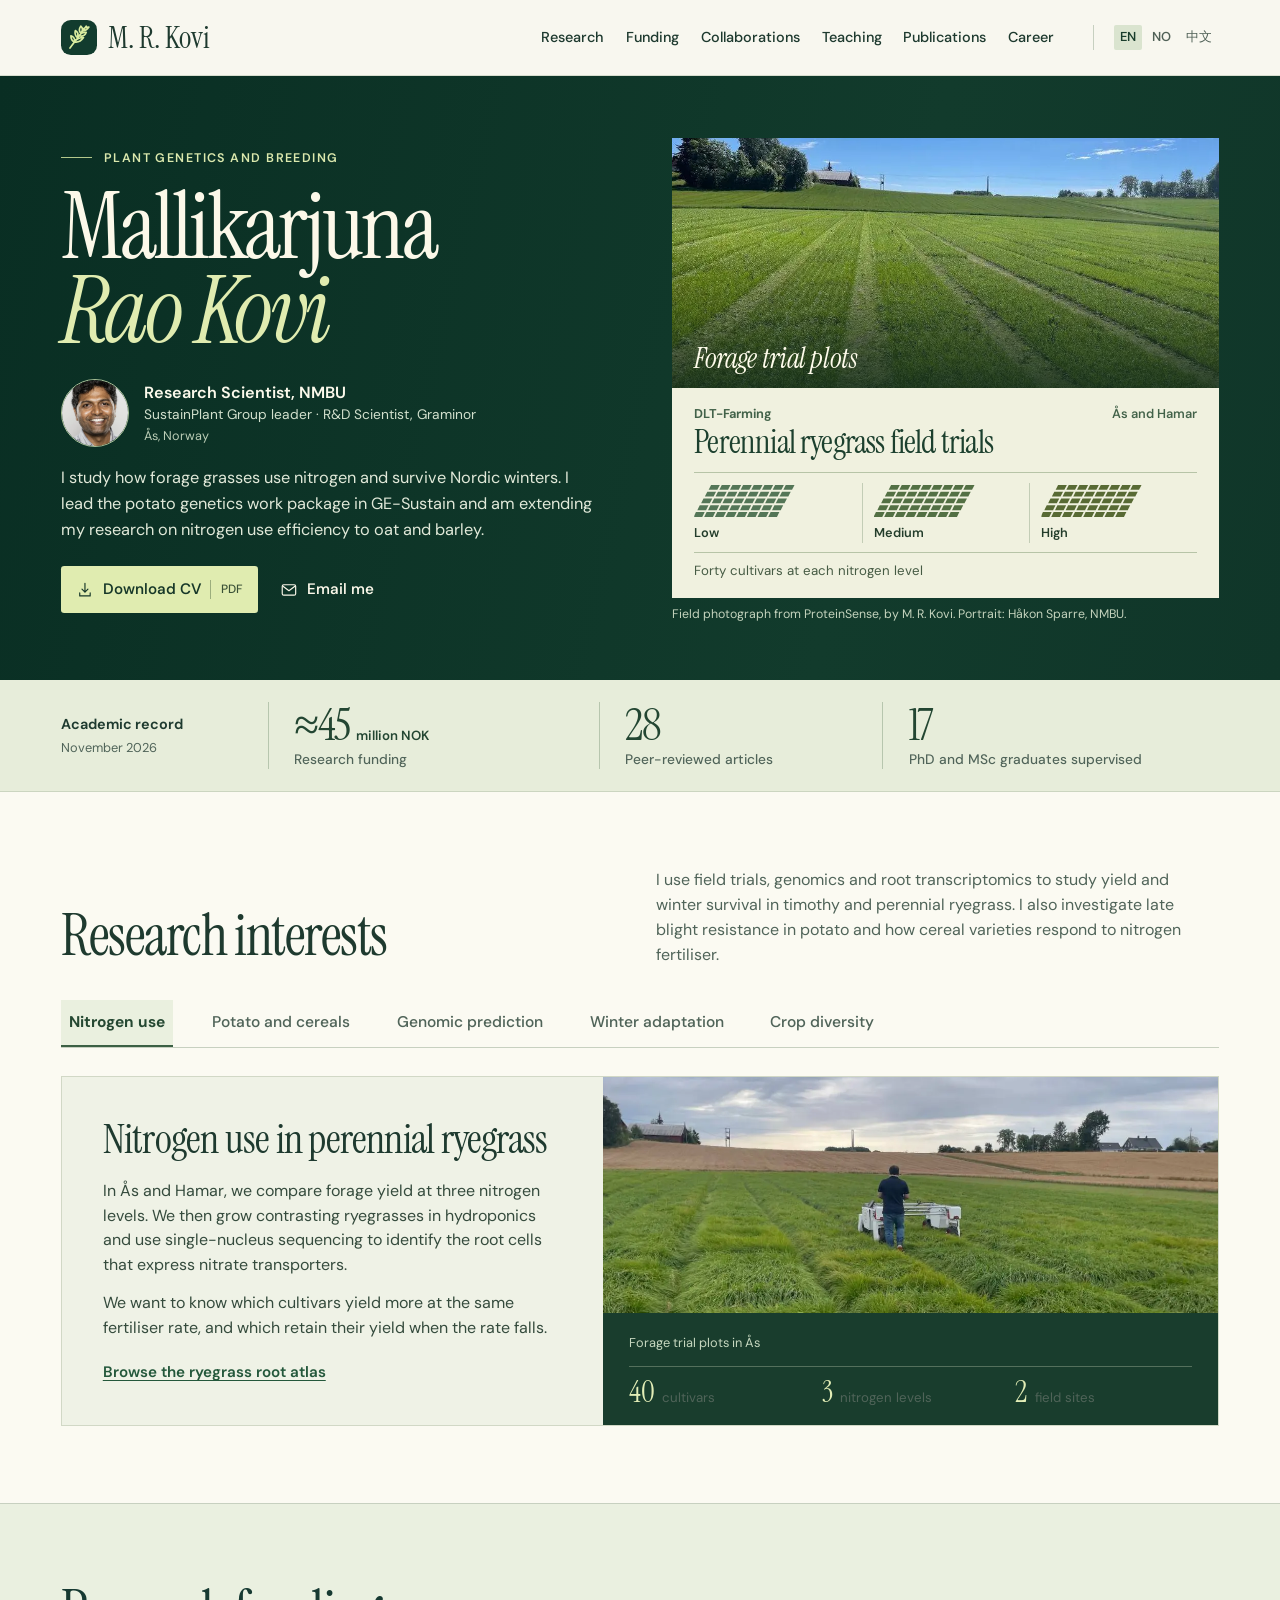
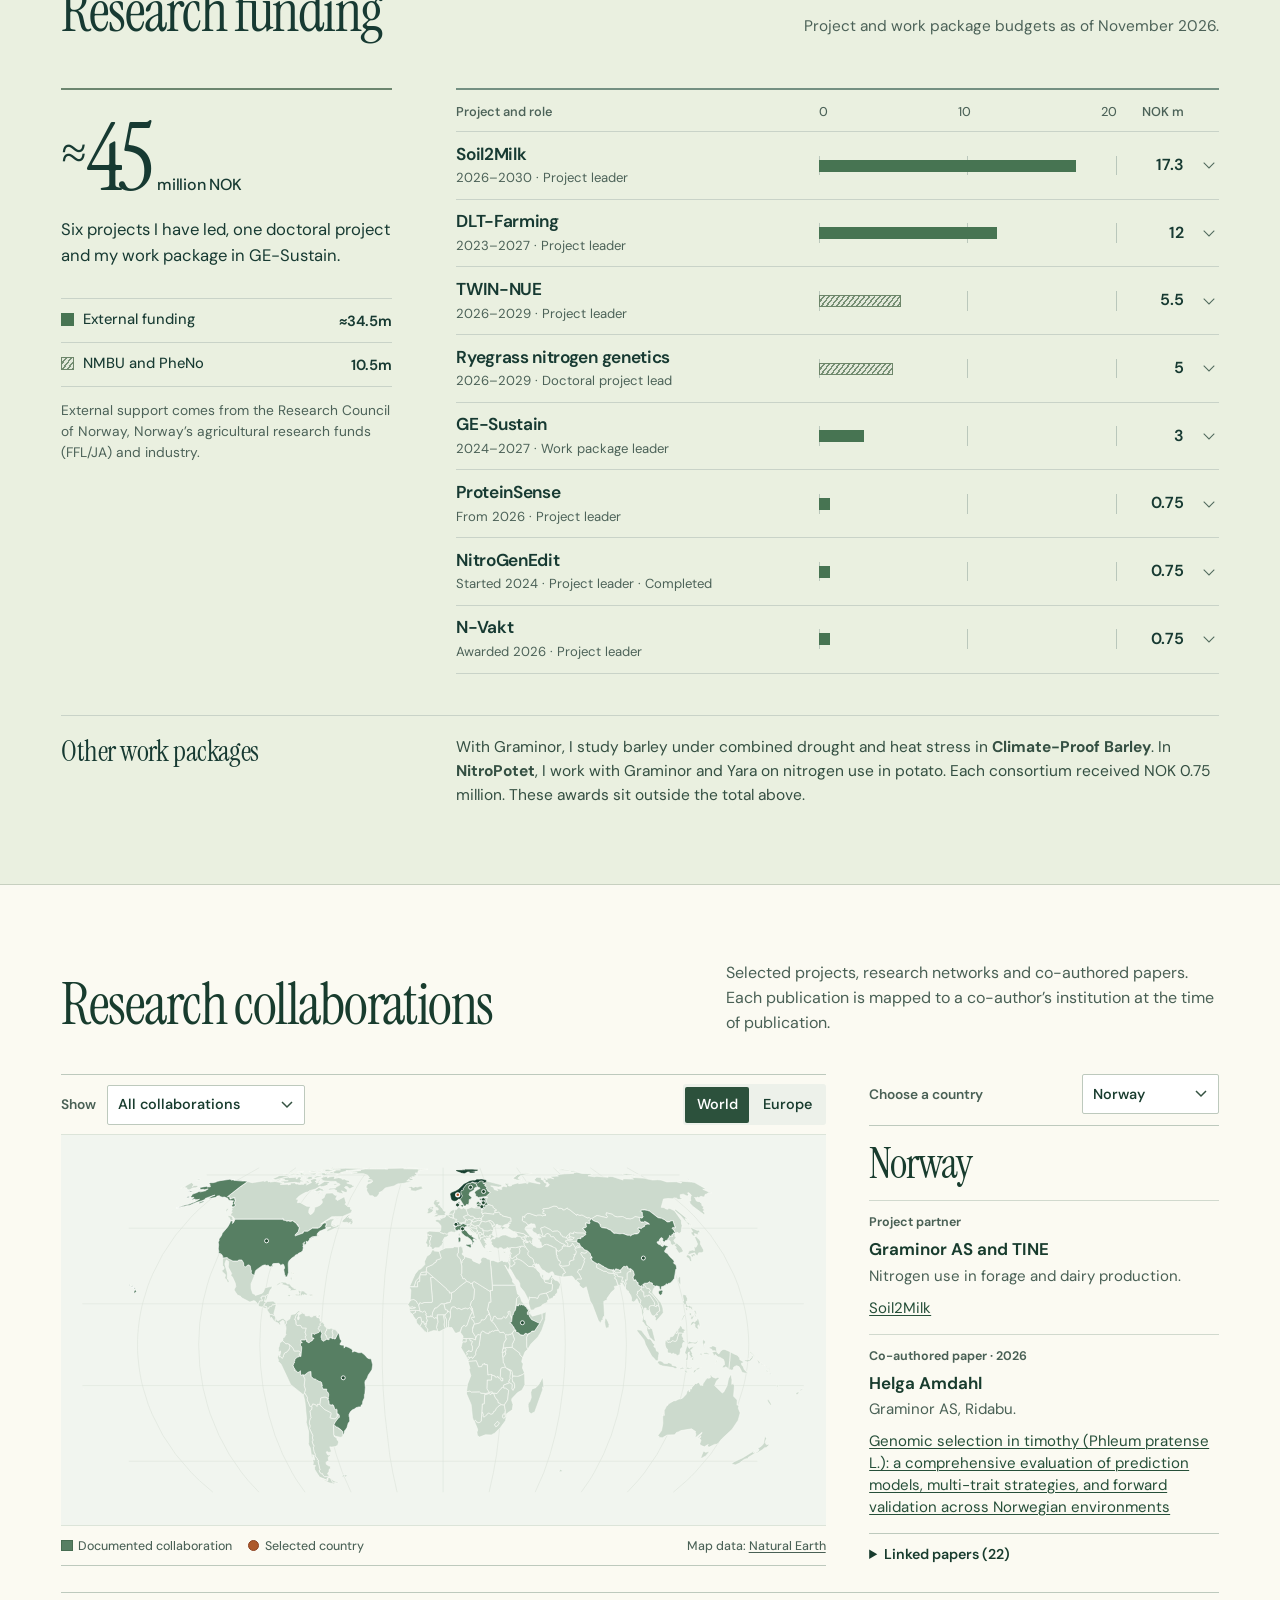
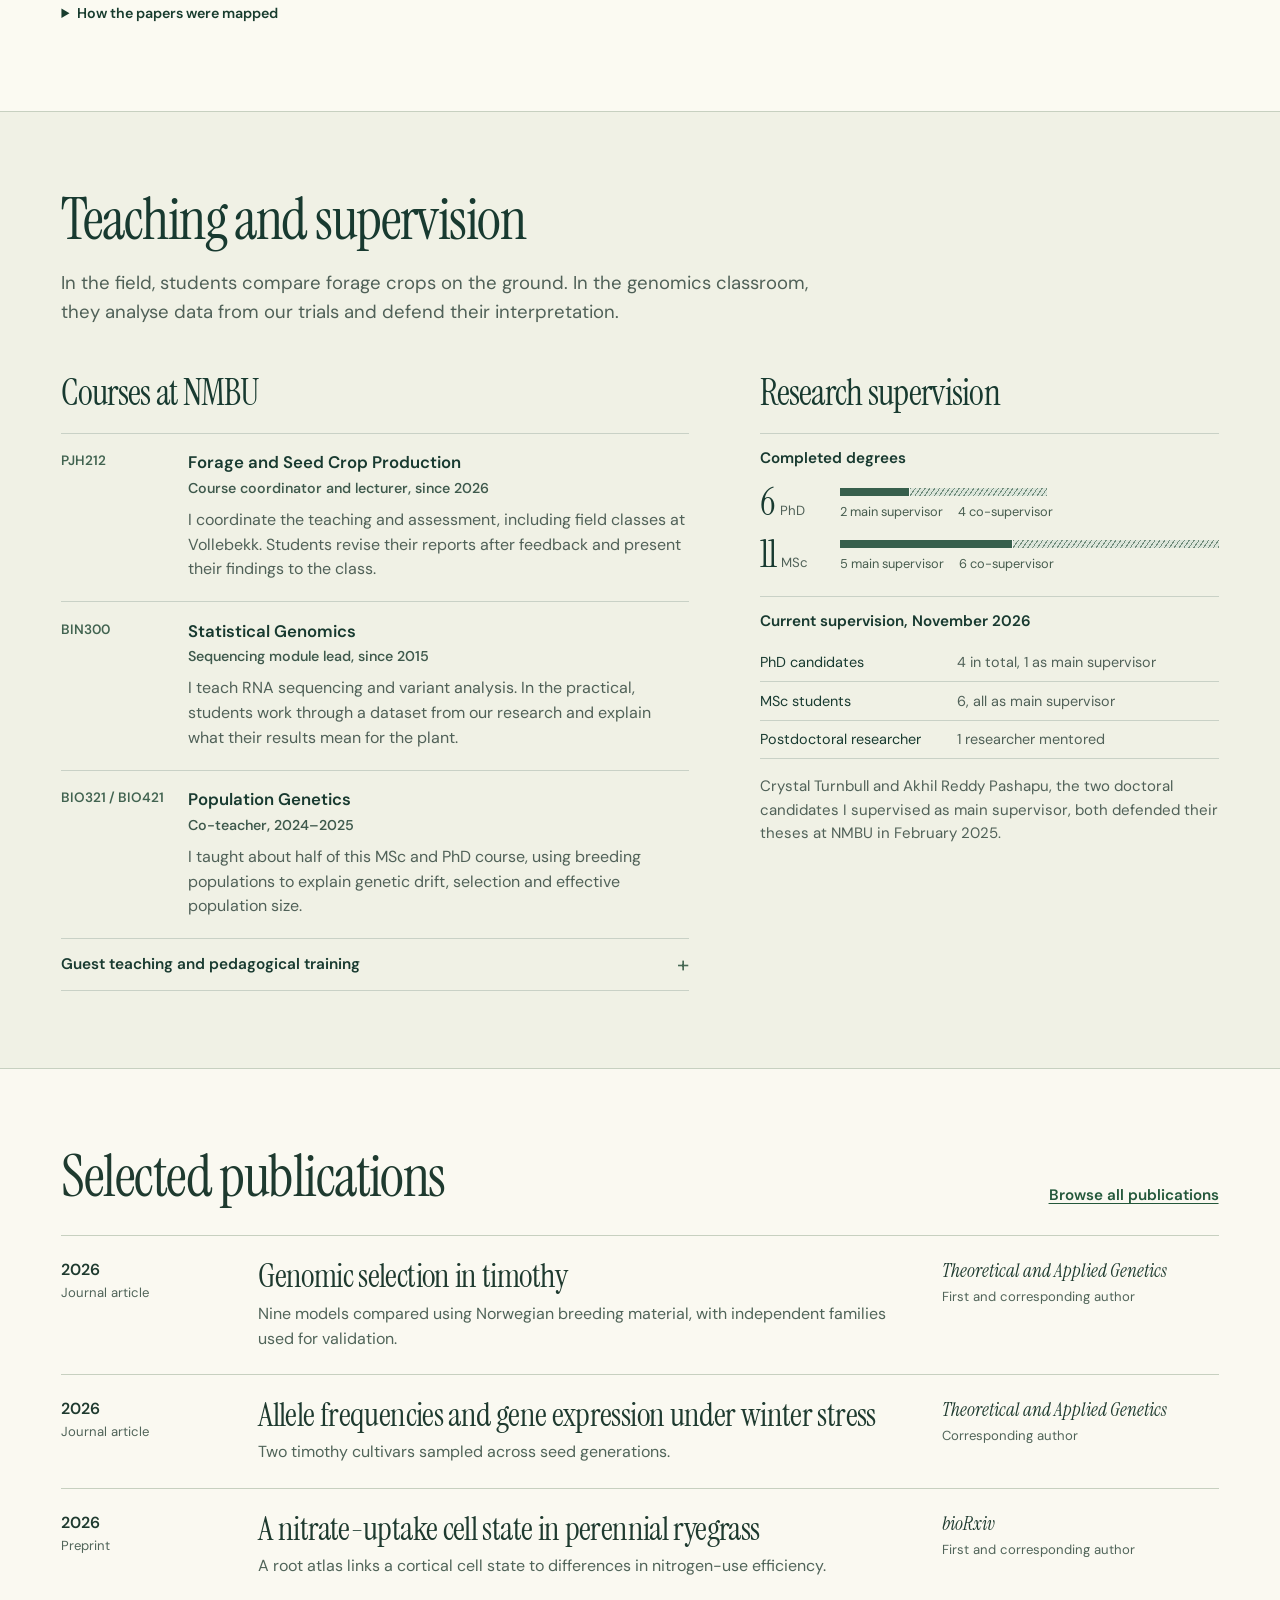
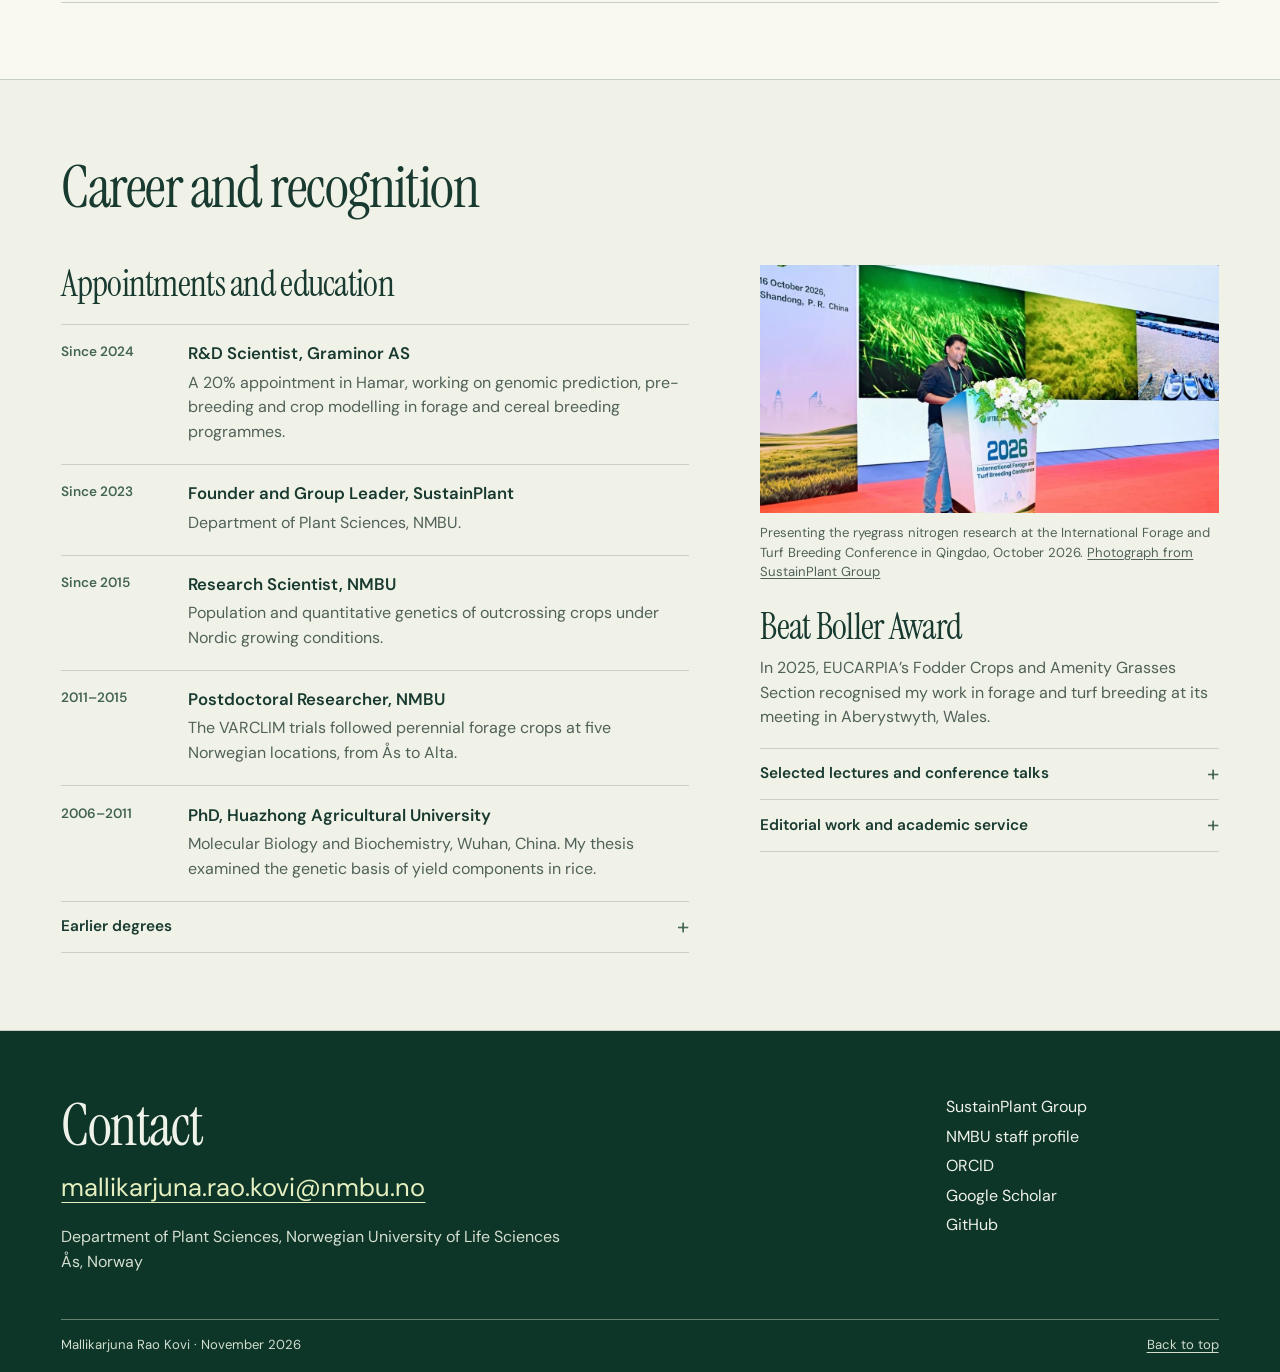
<file: index.html>
<!doctype html>
<html lang="en"><head>
<meta charset="utf-8"><meta name="viewport" content="width=device-width,initial-scale=1"><meta name="theme-color" content="#0b3024">
<title>Mallikarjuna Rao Kovi | Plant genetics and breeding</title>
<meta name="description" content="Mallikarjuna Rao Kovi at NMBU and Graminor. Research on forage breeding, potato disease resistance and nitrogen use in oat and barley, with publications, funding and teaching."><link rel="canonical" href="https://kovimallik.github.io/">
<link rel="alternate" hreflang="en" href="https://kovimallik.github.io/">
<link rel="alternate" hreflang="nb" href="https://kovimallik.github.io/index-no.html">
<link rel="alternate" hreflang="zh-Hans" href="https://kovimallik.github.io/index-zh.html">
<link rel="alternate" hreflang="x-default" href="https://kovimallik.github.io/">
<meta property="og:type" content="profile"><meta property="og:title" content="Mallikarjuna Rao Kovi | Plant genetics and breeding"><meta property="og:description" content="Mallikarjuna Rao Kovi at NMBU and Graminor. Research on forage breeding, potato disease resistance and nitrogen use in oat and barley, with publications, funding and teaching."><meta property="og:url" content="https://kovimallik.github.io/"><meta property="og:image" content="https://kovimallik.github.io/assets/portrait.webp">
<link rel="icon" href="./assets/mark.svg" type="image/svg+xml"><link rel="preload" href="./assets/fonts/InstrumentSerif-Regular.woff" as="font" type="font/woff" crossorigin>
<link rel="stylesheet" href="./style.css"><link rel="stylesheet" href="./funding.css"><link rel="stylesheet" href="./teaching.css"><link rel="stylesheet" href="./world-map.css"><link rel="stylesheet" href="./journal.css"><script src="./script.js" defer></script><script src="./world-map.js" defer></script>
</head><body><a href="#main" class="skip">Skip to content</a>
<header class="site-header"><div class="wrap headbar">
<a class="wordmark" href="#main" aria-label="M. R. Kovi · Home"><img src="./assets/mark.svg" width="33" height="33" alt="">M. R. Kovi</a>
<nav class="main-nav" id="main-nav" aria-label="Main navigation"><a href="#research">Research</a><a href="#funding">Funding</a><a href="#collaborations">Collaborations</a><a href="#teaching">Teaching</a><a href="#publications">Publications</a><a href="#career">Career</a></nav>
<nav class="languages" aria-label="Choose language"><a href="./index.html" lang="en" hreflang="en" aria-label="English" data-language="en" aria-current="true">EN</a> <a href="./index-no.html" lang="nb" hreflang="nb" aria-label="Norsk bokmål" data-language="no">NO</a> <a href="./index-zh.html" lang="zh-Hans" hreflang="zh-Hans" aria-label="简体中文" data-language="zh">中文</a></nav>
<button type="button" class="menu-toggle" data-open="Menu" data-close="Close menu" aria-label="Menu" aria-controls="main-nav" aria-expanded="false"><span></span><span></span></button>
</div></header>
<main id="main">
<section class="masthead journal-hero" aria-labelledby="name">
  <div class="wrap journal-grid">
    <div class="journal-bio">
      <p class="journal-discipline">Plant genetics and breeding</p>
      <h1 id="name" lang="en">Mallikarjuna<br><em>Rao Kovi</em></h1>
      <div class="journal-identity">
        <img src="./assets/portrait.webp" width="825" height="1100" alt="Mallikarjuna Rao Kovi" fetchpriority="high">
        <div><strong>Research Scientist, NMBU</strong><span>SustainPlant Group leader · R&amp;D Scientist, Graminor</span><span class="journal-location">Ås, Norway</span></div>
      </div>
      <p class="bio-copy">I study how forage grasses use nitrogen and survive Nordic winters. I lead the potato genetics work package in GE-Sustain and am extending my research on nitrogen use efficiency to oat and barley.</p>
      <div class="bio-links"><a class="button" href="./Mallikarjuna-Rao-Kovi-CV.pdf" download><svg class="icon" aria-hidden="true" viewBox="0 0 24 24"><path d="M12 3v12m-4-4 4 4 4-4M5 16v4h14v-4"/></svg>Download CV <span>PDF</span></a><a class="plain-link" href="mailto:mallikarjuna.rao.kovi@nmbu.no"><svg class="icon" aria-hidden="true" viewBox="0 0 24 24"><rect x="3" y="5" width="18" height="14" rx="2"/><path d="m4 7 8 6 8-6"/></svg>Email me</a></div>
    </div>
    <figure class="field-plate">
      <div class="field-plate-image">
        <img src="./assets/proteinsense-field.webp" width="880" height="495" alt="Rows of forage grass in a Norwegian field trial, photographed by Mallikarjuna Rao Kovi." fetchpriority="high">
        <div class="field-plate-title"><span>Forage trial plots</span></div>
      </div>
      <div class="field-ledger">
        <div class="field-ledger-top"><span>DLT-Farming</span><span>Ås and Hamar</span></div>
        <h2>Perennial ryegrass field trials</h2>
        <div class="trial-key" aria-label="Forty cultivars at each nitrogen level"><div class="trial-treatment"><svg viewBox="0 0 108 39" aria-hidden="true" focusable="false"><path d="M17.6 2h9l-2.5 5h-9Z"/><path d="M28.6 2h9l-2.5 5h-9Z"/><path d="M39.6 2h9l-2.5 5h-9Z"/><path d="M50.6 2h9l-2.5 5h-9Z"/><path d="M61.6 2h9l-2.5 5h-9Z"/><path d="M72.6 2h9l-2.5 5h-9Z"/><path d="M83.6 2h9l-2.5 5h-9Z"/><path d="M94.6 2h9l-2.5 5h-9Z"/><path d="M13.7 9h9l-2.5 5h-9Z"/><path d="M24.7 9h9l-2.5 5h-9Z"/><path d="M35.7 9h9l-2.5 5h-9Z"/><path d="M46.7 9h9l-2.5 5h-9Z"/><path d="M57.7 9h9l-2.5 5h-9Z"/><path d="M68.7 9h9l-2.5 5h-9Z"/><path d="M79.7 9h9l-2.5 5h-9Z"/><path d="M90.7 9h9l-2.5 5h-9Z"/><path d="M9.8 16h9l-2.5 5h-9Z"/><path d="M20.8 16h9l-2.5 5h-9Z"/><path d="M31.8 16h9l-2.5 5h-9Z"/><path d="M42.8 16h9l-2.5 5h-9Z"/><path d="M53.8 16h9l-2.5 5h-9Z"/><path d="M64.8 16h9l-2.5 5h-9Z"/><path d="M75.8 16h9l-2.5 5h-9Z"/><path d="M86.8 16h9l-2.5 5h-9Z"/><path d="M5.9 23h9l-2.5 5h-9Z"/><path d="M16.9 23h9l-2.5 5h-9Z"/><path d="M27.9 23h9l-2.5 5h-9Z"/><path d="M38.9 23h9l-2.5 5h-9Z"/><path d="M49.9 23h9l-2.5 5h-9Z"/><path d="M60.9 23h9l-2.5 5h-9Z"/><path d="M71.9 23h9l-2.5 5h-9Z"/><path d="M82.9 23h9l-2.5 5h-9Z"/><path d="M2 30h9l-2.5 5h-9Z"/><path d="M13 30h9l-2.5 5h-9Z"/><path d="M24 30h9l-2.5 5h-9Z"/><path d="M35 30h9l-2.5 5h-9Z"/><path d="M46 30h9l-2.5 5h-9Z"/><path d="M57 30h9l-2.5 5h-9Z"/><path d="M68 30h9l-2.5 5h-9Z"/><path d="M79 30h9l-2.5 5h-9Z"/></svg><span>Low</span></div><div class="trial-treatment"><svg viewBox="0 0 108 39" aria-hidden="true" focusable="false"><path d="M17.6 2h9l-2.5 5h-9Z"/><path d="M28.6 2h9l-2.5 5h-9Z"/><path d="M39.6 2h9l-2.5 5h-9Z"/><path d="M50.6 2h9l-2.5 5h-9Z"/><path d="M61.6 2h9l-2.5 5h-9Z"/><path d="M72.6 2h9l-2.5 5h-9Z"/><path d="M83.6 2h9l-2.5 5h-9Z"/><path d="M94.6 2h9l-2.5 5h-9Z"/><path d="M13.7 9h9l-2.5 5h-9Z"/><path d="M24.7 9h9l-2.5 5h-9Z"/><path d="M35.7 9h9l-2.5 5h-9Z"/><path d="M46.7 9h9l-2.5 5h-9Z"/><path d="M57.7 9h9l-2.5 5h-9Z"/><path d="M68.7 9h9l-2.5 5h-9Z"/><path d="M79.7 9h9l-2.5 5h-9Z"/><path d="M90.7 9h9l-2.5 5h-9Z"/><path d="M9.8 16h9l-2.5 5h-9Z"/><path d="M20.8 16h9l-2.5 5h-9Z"/><path d="M31.8 16h9l-2.5 5h-9Z"/><path d="M42.8 16h9l-2.5 5h-9Z"/><path d="M53.8 16h9l-2.5 5h-9Z"/><path d="M64.8 16h9l-2.5 5h-9Z"/><path d="M75.8 16h9l-2.5 5h-9Z"/><path d="M86.8 16h9l-2.5 5h-9Z"/><path d="M5.9 23h9l-2.5 5h-9Z"/><path d="M16.9 23h9l-2.5 5h-9Z"/><path d="M27.9 23h9l-2.5 5h-9Z"/><path d="M38.9 23h9l-2.5 5h-9Z"/><path d="M49.9 23h9l-2.5 5h-9Z"/><path d="M60.9 23h9l-2.5 5h-9Z"/><path d="M71.9 23h9l-2.5 5h-9Z"/><path d="M82.9 23h9l-2.5 5h-9Z"/><path d="M2 30h9l-2.5 5h-9Z"/><path d="M13 30h9l-2.5 5h-9Z"/><path d="M24 30h9l-2.5 5h-9Z"/><path d="M35 30h9l-2.5 5h-9Z"/><path d="M46 30h9l-2.5 5h-9Z"/><path d="M57 30h9l-2.5 5h-9Z"/><path d="M68 30h9l-2.5 5h-9Z"/><path d="M79 30h9l-2.5 5h-9Z"/></svg><span>Medium</span></div><div class="trial-treatment"><svg viewBox="0 0 108 39" aria-hidden="true" focusable="false"><path d="M17.6 2h9l-2.5 5h-9Z"/><path d="M28.6 2h9l-2.5 5h-9Z"/><path d="M39.6 2h9l-2.5 5h-9Z"/><path d="M50.6 2h9l-2.5 5h-9Z"/><path d="M61.6 2h9l-2.5 5h-9Z"/><path d="M72.6 2h9l-2.5 5h-9Z"/><path d="M83.6 2h9l-2.5 5h-9Z"/><path d="M94.6 2h9l-2.5 5h-9Z"/><path d="M13.7 9h9l-2.5 5h-9Z"/><path d="M24.7 9h9l-2.5 5h-9Z"/><path d="M35.7 9h9l-2.5 5h-9Z"/><path d="M46.7 9h9l-2.5 5h-9Z"/><path d="M57.7 9h9l-2.5 5h-9Z"/><path d="M68.7 9h9l-2.5 5h-9Z"/><path d="M79.7 9h9l-2.5 5h-9Z"/><path d="M90.7 9h9l-2.5 5h-9Z"/><path d="M9.8 16h9l-2.5 5h-9Z"/><path d="M20.8 16h9l-2.5 5h-9Z"/><path d="M31.8 16h9l-2.5 5h-9Z"/><path d="M42.8 16h9l-2.5 5h-9Z"/><path d="M53.8 16h9l-2.5 5h-9Z"/><path d="M64.8 16h9l-2.5 5h-9Z"/><path d="M75.8 16h9l-2.5 5h-9Z"/><path d="M86.8 16h9l-2.5 5h-9Z"/><path d="M5.9 23h9l-2.5 5h-9Z"/><path d="M16.9 23h9l-2.5 5h-9Z"/><path d="M27.9 23h9l-2.5 5h-9Z"/><path d="M38.9 23h9l-2.5 5h-9Z"/><path d="M49.9 23h9l-2.5 5h-9Z"/><path d="M60.9 23h9l-2.5 5h-9Z"/><path d="M71.9 23h9l-2.5 5h-9Z"/><path d="M82.9 23h9l-2.5 5h-9Z"/><path d="M2 30h9l-2.5 5h-9Z"/><path d="M13 30h9l-2.5 5h-9Z"/><path d="M24 30h9l-2.5 5h-9Z"/><path d="M35 30h9l-2.5 5h-9Z"/><path d="M46 30h9l-2.5 5h-9Z"/><path d="M57 30h9l-2.5 5h-9Z"/><path d="M68 30h9l-2.5 5h-9Z"/><path d="M79 30h9l-2.5 5h-9Z"/></svg><span>High</span></div></div>
        <p>Forty cultivars at each nitrogen level</p>
      </div>
      <figcaption>Field photograph from ProteinSense, by M. R. Kovi. Portrait: Håkon Sparre, NMBU.</figcaption>
    </figure>
  </div>
</section>
<div class="record-band"><div class="wrap record-strip"><div class="record-heading"><strong>Academic record</strong><span>November 2026</span></div><a href="#funding" class="metric"><span class="metric-value">≈45 <small>million NOK</small></span><span class="metric-label">Research funding</span></a><a href="#publications" class="metric"><span class="metric-value">28</span><span class="metric-label">Peer-reviewed articles</span></a><a href="#teaching" class="metric"><span class="metric-value">17</span><span class="metric-label">PhD and MSc graduates supervised</span></a></div>
</div>
<section class="chapter research" id="research"><div class="wrap"><header class="lead-heading"><h2>Research interests</h2><p>I use field trials, genomics and root transcriptomics to study yield and winter survival in timothy and perennial ryegrass. I also investigate late blight resistance in potato and how cereal varieties respond to nitrogen fertiliser.</p></header>
<div class="theme-nav" aria-label="Research topics" hidden><button type="button" data-theme="nitrogen">Nitrogen use</button><button type="button" data-theme="potato-cereals">Potato and cereals</button><button type="button" data-theme="prediction">Genomic prediction</button><button type="button" data-theme="adaptation">Winter adaptation</button><button type="button" data-theme="resources">Crop diversity</button></div>
<article class="theme-panel" id="nitrogen"><div class="theme-copy"><h3>Nitrogen use in perennial ryegrass</h3><p>In Ås and Hamar, we compare forage yield at three nitrogen levels. We then grow contrasting ryegrasses in hydroponics and use single-nucleus sequencing to identify the root cells that express nitrate transporters.</p><p>We want to know which cultivars yield more at the same fertiliser rate, and which retain their yield when the rate falls.</p><a class="text-link" href="https://kovimallik.github.io/lolium-root-atlas/">Browse the ryegrass root atlas</a></div><figure class="field-study"><img src="./assets/field-phenotyping.webp" width="1200" height="675" loading="lazy" alt="A researcher using a field phenotyping platform in forage plots at NMBU."><figcaption><span>Forage trial plots in Ås</span><div class="trial-design"><div><strong>40</strong><span>cultivars</span></div><div><strong>3</strong><span>nitrogen levels</span></div><div><strong>2</strong><span>field sites</span></div></div></figcaption></figure></article>
<article class="theme-panel" id="potato-cereals">
  <div class="theme-copy"><h3>Potato disease resistance and nitrogen use in cereals</h3><p>In GE-Sustain, I lead the work to identify potato genes associated with late blight resistance and tuber quality for processing. One trait we study is the amount of asparagine in the tuber.</p><p>In TWIN-NUE, we use repeated 3D scans to compare the growth of oat and perennial ryegrass at different nitrogen levels. I am extending this work to barley to find out which varieties yield more at the same nitrogen rate or maintain yield when the rate is reduced.</p></div>
  <div class="trait-note"><h4>Project roles</h4><dl>
    <dt><a href="https://www.sustainplantgroup.com/pages/research.html#ge-sustain">GE-Sustain</a></dt><dd>Potato gene discovery, work package leader</dd>
    <dt><a href="https://www.nmbu.no/en/research/projects/twin-nue">TWIN-NUE</a></dt><dd>Nitrogen use in oat and ryegrass, project leader</dd>
  </dl></div>
</article>
<article class="theme-panel" id="prediction"><div class="theme-copy"><h3>Testing genomic predictions in new families</h3><p>With Graminor, we compared nine genomic prediction models in timothy and tested them in 213 independent families. Mean predictive correlation fell from 0.62 in cross-validation to 0.16 in the independent families.</p><p>For a breeder choosing parents, the second test is closer to the decision that matters.</p><a class="text-link" href="https://doi.org/10.1007/s00122-026-05371-x">Read the timothy study</a></div><figure class="correlation"><figcaption>Predictive correlation <i>r</i></figcaption><div class="corr-row"><span>Within-training cross-validation</span><div class="corr-track"><b style="--w:62%"></b></div><strong>0.62</strong></div><div class="corr-row"><span>Independent families</span><div class="corr-track"><b style="--w:16%"></b></div><strong>0.16</strong></div><p>Mean Pearson correlation across 30 trait and dataset combinations. Scale from 0 to 1.</p></figure></article>
<article class="theme-panel" id="adaptation"><div class="theme-copy"><h3>Winter survival across seed generations</h3><p>Seed of northern timothy cultivars is often multiplied farther south. We follow allele frequencies and gene expression across seed generations and test how plants recover from freezing and ice encasement.</p><p>The breeding question is whether a cultivar retains the winter hardiness it was selected for.</p><a class="text-link" href="https://doi.org/10.1007/s00122-026-05270-1">Read the winter stress study</a></div><div class="trait-note"><h4>Winter traits</h4><dl><dt>Freezing tolerance</dt><dd>Regrowth after frost</dd><dt>Ice encasement</dt><dd>Survival under prolonged ice cover</dd></dl></div></article>
<article class="theme-panel" id="resources"><div class="theme-copy"><h3>Seed yield and genetic resources</h3><p>In tetraploid red clover, we compared gene expression in plants with contrasting seed set. In meadow fescue, we developed a public genome database to help researchers locate genes and compare sequences.</p><a class="text-link" href="https://doi.org/10.1038/srep44383">Read the red clover study</a></div><div class="trait-note"><h4>Genomic resources</h4><dl><dt><a href="https://doi.org/10.1093/database/baaa046">ForageGrassBase</a></dt><dd>Genome resources for meadow fescue</dd></dl></div></article></div></section>
<section lang="en" class="chapter funding" id="funding" aria-labelledby="funding-title">
  <div class="wrap">
    <header class="fund-heading">
      <h2 id="funding-title">Research funding</h2>
      <p>Project and work package budgets as of November 2026.</p>
    </header>
    <div class="fund-layout">
      <div class="fund-overview">
        <p class="fund-total"><span class="fund-approx" aria-label="Approximately">≈</span>45<span class="fund-unit">million NOK</span></p>
        <p class="fund-scope">Six projects I have led, one doctoral project and my work package in GE-Sustain.</p>
        <dl class="fund-source-list">
          <div>
            <dt><i class="fund-key" aria-hidden="true"></i>External funding</dt>
            <dd>≈34.5m</dd>
          </div>
          <div>
            <dt><i class="fund-key fund-internal-key" aria-hidden="true"></i>NMBU and PheNo</dt>
            <dd>10.5m</dd>
          </div>
        </dl>
        <p class="fund-source-note">External support comes from the Research Council of Norway, Norway’s agricultural research funds (FFL/JA) and industry.</p>
      </div>
      <div class="fund-chart" aria-label="Project budgets in millions of Norwegian kroner">
        <div class="fund-chart-head" aria-hidden="true">
          <span class="fund-project-label">Project and role</span>
          <span class="fund-chart-axis"><span>0</span><span>10</span><span>20</span></span>
          <span class="fund-amount-label">NOK m</span>
        </div>
        <!-- Each budget is plotted on the same 0 to 20 million NOK scale. -->
        <details class="fund-row">
          <summary>
            <span class="fund-label"><strong>Soil2Milk</strong><small>2026–2030 · Project leader</small></span>
            <span class="fund-plot" aria-hidden="true"><i style="--share:86.5%"></i></span>
            <span class="fund-amount">17.3<span class="fund-sr"> million NOK</span></span><i class="fund-toggle" aria-hidden="true"></i>
          </summary>
          <div class="fund-detail"><p>We trace nitrogen from grass and clover fields through forage and dairy cows, measuring feed quality, nitrogen losses and methane emissions. The Research Council of Norway contributes NOK 16 million and industry partners contribute NOK 1.3 million. Partners include TINE, Graminor, Yara and the Norwegian Agricultural Extension Service.</p>
            <a href="https://www.nmbu.no/en/research/projects/soil2milk">Soil2Milk at NMBU</a></div>
        </details>
        <details class="fund-row">
          <summary>
            <span class="fund-label"><strong>DLT-Farming</strong><small>2023–2027 · Project leader</small></span>
            <span class="fund-plot" aria-hidden="true"><i style="--share:60%"></i></span>
            <span class="fund-amount">12<span class="fund-sr"> million NOK</span></span><i class="fund-toggle" aria-hidden="true"></i>
          </summary>
          <div class="fund-detail"><p>At Ås and Hamar, we compare 40 perennial ryegrass cultivars under three nitrogen regimes. Field robots, drones and sensors help us relate canopy measurements to dry matter yield and forage quality. The budget includes NOK 9.86 million in public funding and NOK 2.14 million from industry. Partners include Graminor, BioDrone and Accenture.</p>
            <a href="https://www.nmbu.no/en/research/projects/dlt-farming">DLT-Farming at NMBU</a></div>
        </details>
        <details class="fund-row fund-internal">
          <summary>
            <span class="fund-label"><strong>TWIN-NUE</strong><small>2026–2029 · Project leader</small></span>
            <span class="fund-plot" aria-hidden="true"><i style="--share:27.5%"></i></span>
            <span class="fund-amount">5.5<span class="fund-sr"> million NOK</span></span><i class="fund-toggle" aria-hidden="true"></i>
          </summary>
          <div class="fund-detail"><p>Daily 3D scans record how ryegrass and oat grow at different nitrogen levels. We combine those measurements with genomic data to model how individual genotypes respond to fertiliser. NMBU and the Norwegian Plant Phenotyping Infrastructure (PheNo) fund the project.</p>
            <a href="https://www.nmbu.no/en/research/projects/twin-nue">TWIN-NUE at NMBU</a></div>
        </details>
        <details class="fund-row fund-internal">
          <summary>
            <span class="fund-label"><strong>Ryegrass nitrogen genetics</strong><small>2026–2029 · Doctoral project lead</small></span>
            <span class="fund-plot" aria-hidden="true"><i style="--share:25%"></i></span>
            <span class="fund-amount">5<span class="fund-sr"> million NOK</span></span><i class="fund-toggle" aria-hidden="true"></i>
          </summary>
          <div class="fund-detail"><p>This NMBU-funded doctoral project uses gene editing to test how candidate genes affect nitrogen uptake and use in perennial ryegrass.</p>
            <a href="https://www.sustainplantgroup.com/pages/team.html">Doctoral research at SustainPlant</a></div>
        </details>
        <details class="fund-row">
          <summary>
            <span class="fund-label"><strong>GE-Sustain</strong><small>2024–2027 · Work package leader</small></span>
            <span class="fund-plot" aria-hidden="true"><i style="--share:15%"></i></span>
            <span class="fund-amount">3<span class="fund-sr"> million NOK</span></span><i class="fund-toggle" aria-hidden="true"></i>
          </summary>
          <div class="fund-detail"><p>I lead gene discovery for potato disease resistance and processing quality. My work package has a budget of NOK 3 million within the NOK 16 million consortium led by Graminor.</p>
            <a href="https://www.sustainplantgroup.com/pages/research.html#ge-sustain">GE-Sustain at SustainPlant</a></div>
        </details>
        <details class="fund-row">
          <summary>
            <span class="fund-label"><strong>ProteinSense</strong><small>From 2026 · Project leader</small></span>
            <span class="fund-plot" aria-hidden="true"><i style="--share:3.75%"></i></span>
            <span class="fund-amount">0.75<span class="fund-sr"> million NOK</span></span><i class="fund-toggle" aria-hidden="true"></i>
          </summary>
          <div class="fund-detail"><p>With TINE, Yara and Graminor, we test whether drone images and field measurements can predict crude protein in grass and help farmers choose when to harvest. FFL/JA funds the work.</p>
            <a href="https://www.nmbu.no/en/research/projects/proteinsense">ProteinSense at NMBU</a></div>
        </details>
        <details class="fund-row">
          <summary>
            <span class="fund-label"><strong>NitroGenEdit</strong><small>Started 2024 · Project leader · Completed</small></span>
            <span class="fund-plot" aria-hidden="true"><i style="--share:3.75%"></i></span>
            <span class="fund-amount">0.75<span class="fund-sr"> million NOK</span></span><i class="fund-toggle" aria-hidden="true"></i>
          </summary>
          <div class="fund-detail"><p>In this FFL/JA pilot with Graminor, we screened ryegrass cultivars in hydroponics and selected genes for studies of nitrogen transport and metabolism.</p>
            <a href="https://www.nmbu.no/en/research/projects/nitrogenedit">NitroGenEdit at NMBU</a></div>
        </details>
        <details class="fund-row">
          <summary>
            <span class="fund-label"><strong>N-Vakt</strong><small>Awarded 2026 · Project leader</small></span>
            <span class="fund-plot" aria-hidden="true"><i style="--share:3.75%"></i></span>
            <span class="fund-amount">0.75<span class="fund-sr"> million NOK</span></span><i class="fund-toggle" aria-hidden="true"></i>
          </summary>
          <div class="fund-detail"><p>With Agdir Drift AS, we will test whether satellite data can identify grassland with surplus nitrogen and a risk of leaching. FFL/JA awarded funding in 2026.</p>
            <a href="https://www.landbruksdirektoratet.no/nb/nyhetsrom/nyhetsarkiv/fra-presisjonsjordbruk-til-avokado-21-nye-og-spennende-utredninger-og-forprosjekter-innen-jordbruk-og-matindustri">Norwegian Agriculture Agency award announcement</a></div>
        </details>
      </div>
    </div>
    <aside class="fund-related">
      <h3>Other work packages</h3>
      <p>With Graminor, I study barley under combined drought and heat stress in <strong>Climate-Proof Barley</strong>. In <strong>NitroPotet</strong>, I work with Graminor and Yara on nitrogen use in potato. Each consortium received NOK 0.75 million. These awards sit outside the total above.</p>
    </aside>
  </div>
</section>

<section class="chapter network-section" id="collaborations" aria-labelledby="network-title"><div class="wrap">
<header class="network-heading"><h2 id="network-title">Research collaborations</h2><p>Selected projects, research networks and co-authored papers. Each publication is mapped to a co-author’s institution at the time of publication.</p></header>
<div class="network-layout"><div class="network-atlas">
<div class="network-toolbar" hidden>
<label class="network-select-label" for="network-type">Show</label><select id="network-type" data-network-type><option value="all">All collaborations</option><option value="project">Projects and networks</option><option value="paper">Co-authored papers</option></select>
<div class="network-zoom" aria-label="Map view" role="group"><button type="button" data-network-zoom="world" aria-pressed="true">World</button><button type="button" data-network-zoom="europe" aria-pressed="false">Europe</button></div></div>
<figure class="network-figure">
<svg xmlns="http://www.w3.org/2000/svg" class="network-map" role="group" aria-label="World map of selected research collaborations" viewBox="0 -12 880 392" data-world-box="0 -12 880 392" data-europe-box="387 5 150 87">
<image href="./assets/collaboration-geography.svg" x="0" y="-12" width="880" height="392" aria-hidden="true"/>
<a href="#network-nor" data-network-iso="NOR" data-europe="true" aria-label="Norway"><title>Norway</title><path d="M462 0.3L462.5 0L464.6 -0L466.5 0.3L471.4 1L467.9 1.4L467.2 2.2L466 2.4L465.5 3.3L463.7 3.3L460.4 2.6L461.6 2.3L459.4 2L456.4 1.1L455.2 0.4ZM489.7 13.3L487.2 14L486 14.1L486.3 13L484.1 12.4L481.8 12.9L481.3 14.1L479.9 14.8L478.1 14.4L476 14.5L474 13.6L473.2 14.1L472.2 14.1L472.2 15.2L469.1 15L468.8 15.9L467.3 15.9L462.8 21.7L463.5 22.3L463 23.1L461.3 23.1L460.4 24.9L460.8 27.5L462 28.5L461.7 31L460.4 32.4L459.7 33.7L458.4 32.3L455.1 34.8L452.7 35.3L450.2 34.2L449.4 31.9L448.6 27.2L450.2 25.9L454.6 24.2L457.8 22.3L460.6 19.7L464.1 16.3L466.6 15L470.6 12.9L473.9 12.2L476.6 12.3L478.7 11L481.5 11.1L484.3 10.8L489.6 11.9L487.7 12.3ZM479.7 -0L477.7 0.5L473.5 0.6L465.1 -0.2L473 -0.5L476.7 -0.3ZM476.4 2.1L473.2 2.6L470.6 2.3L471.5 2L470.6 1.7L473.5 1.5L474.2 1.9Z" vector-effect="non-scaling-stroke"/><circle class="network-marker" cx="456.9" cy="28.4" r="2.3" vector-effect="non-scaling-stroke"/></a>
<a href="#network-bra" data-network-iso="BRA" data-europe="false" aria-label="Brazil"><title>Brazil</title><path d="M325 304.4L324.1 302.8L324.8 301.4L323.1 299.5L321.1 297.9L318.5 296L317.7 296.1L315 293.8L313.7 294.1L315.9 290.1L317.8 287.3L319.1 286.1L320.7 284.4L320.4 282L319 280.3L318 280.9L317.9 275.7L317.1 275.2L316.3 275.7L315.4 275.5L313.8 270.7L312.2 269.9L311.4 270.5L308.9 269.9L308.5 265.8L307.6 264.1L308.2 263.4L307.8 261.7L308.2 260.3L308.3 257.9L307.6 256L306.2 255.1L305.9 253.9L306 252.1L301.6 252L300.3 248.4L301 248.4L300 244.3L298.6 243.4L297.1 243.4L296.1 242.5L294.5 241.9L293.5 240.7L290.8 240.2L288.1 237.4L287.8 231.8L284.8 232.3L283.6 233.5L281.7 234.7L281.3 235.7L280.1 235.8L278.3 235.5L277.1 236L276 235.7L275.7 230.9L274 232.8L271.9 232.7L270.9 231L269.3 230.8L269.7 229.5L268.3 227.6L267.2 224.7L267.7 224.2L267.7 222.8L269 221.9L268.7 220.2L269.3 219.1L269.4 217.7L272 215.5L273.9 214.9L274.2 214.4L276.3 214.6L277.1 205.9L277.2 204.5L276.8 202.7L275.7 201.6L275.8 199.3L277.1 198.8L277.6 199.1L277.6 197.9L276.3 197.6L276.3 195.6L280.8 195.7L281.6 194.6L282.3 195.6L282.7 197.4L283.1 197L284.4 198.7L286.2 198.5L286.7 197.5L288.5 196.8L289.4 196.3L289.7 194.9L291.4 194L291.3 193.4L289.3 193.1L289 191.1L289.2 189L288.1 188.2L288.6 187.9L290.3 188.3L292.2 189.1L292.8 188.3L294.5 187.9L297.2 186.7L298.1 185.5L297.8 184.6L299 184.4L299.6 185.2L299.2 186.5L300 187L300.5 188.5L299.8 189.6L299.4 192.3L300 193.9L300.1 195.4L301.5 196.8L302.7 197L303 196.4L303.7 196.2L304.8 195.7L305.5 194.8L308.7 195.3L308.8 193.1L309.7 193.3L310.8 193L312.1 193.7L313.2 194.3L313.9 193.5L314.4 193.6L314.7 194.5L315.9 194.3L319 187.9L319.8 187.7L320.3 189.5L321.6 195L322.8 195.5L322.8 197.7L321.1 200.3L321.8 201.2L325.9 201.7L326 204.9L327.8 202.8L330.8 204L334.7 205.9L335.8 207.8L335.5 209.5L338.2 208.5L342.8 210.2L346.3 210.1L349.8 212.7L352.8 216.2L354.7 217.1L356.7 217.3L357.5 218.3L358.4 222.3L358.9 224.2L358.1 229.4L357 231.4L353.9 235.8L352.6 239.3L351 242L350.4 242.1L349.9 244.4L350.4 250.2L350.1 255L350 257L349.4 258.2L349.3 262.3L347.4 266.3L347.3 269.4L345.6 270.7L345.3 272.6L342.8 272.6L339.4 273.7L338 275.1L335.6 275.9L333.2 278.3L331.7 281.3L331.7 283.5L332.3 285.2L332.4 288.2L332.1 289.6L330.8 291.2L329.3 296.4L327.8 298.7L326.6 300L326.1 302.8Z" vector-effect="non-scaling-stroke"/><circle class="network-marker" cx="325.0" cy="239.1" r="2.3" vector-effect="non-scaling-stroke"/></a>
<a href="#network-chn" data-network-iso="CHN" data-europe="false" aria-label="China"><title>China</title><path d="M690.6 144L688.6 143L687.9 140.4L688.7 139L691 138.2L692.3 138.2L693.1 139.4L692.4 140.7L692.3 142.5ZM604.3 73.8L603.6 72.3L604.7 71.6L600.9 67L604.4 66L605.1 65.4L604.4 60.8L608.7 61.6L609.2 60.5L608 58L609.5 57.7L610.1 56.1L610.8 55.9L612.2 57.6L614.6 58.9L617.9 59.9L620.4 61.9L621.2 64.9L622.5 66.1L625.1 66.5L628 66.9L631.2 68.5L632.6 68.8L634.8 71.2L636.8 72.8L639 72.7L643.5 73.3L646.1 73L648.3 73.4L652.2 75L654.7 75L656 75.8L657.6 74.4L660.4 73.5L663.4 73.4L665.3 72.4L665.9 71L666.8 70.1L666 69.2L664.7 68.2L664.7 66.5L666 66.8L668.4 67.3L669.5 65.9L672 64.9L672.3 63.2L673.2 62.5L675.8 62.1L677.6 62.4L677.2 61.5L674.1 59.7L672 58.9L671.1 59.9L668.9 59.5L668 59.8L666.8 58.8L666.4 56.3L666 54.4L669 55.3L670.5 53.8L669.7 52.7L669.4 50.1L669.8 49.3L668.7 48L667.2 47.5L667.8 46.3L669.8 45.9L672.2 45.8L675.6 46.5L678 47.4L687.5 54.7L691.5 55.5L695.3 57.3L697.9 59.6L700.9 59.6L701.8 58.6L704.5 57.9L707.3 66.4L704.5 66L703.5 66.9L705.6 69.1L707.5 72.3L706.5 72.3L707.4 73.7L705 72.1L705.2 73.6L702.8 74.8L704.1 76.2L702.2 76.1L700.7 75.2L700.5 77.1L699.1 78.6L698.5 80.4L696 81.1L695.2 82.4L693.4 83.2L693.8 81.9L692.7 80.8L693.3 79L691.4 77.6L690.1 78.5L688.9 80.4L688.6 82.2L686.6 82.3L686.3 83.6L688.4 85.5L690.3 86L691.1 87.2L693.2 88L694.5 86L696.9 87.1L698.3 87.2L699.4 88.6L696.9 89.4L696.6 90.9L695.3 92.4L695.2 94.3L698.2 95.9L700.4 98.7L702.9 101.4L705.4 103.6L706.3 105.7L705.2 106.5L706.4 108.1L708.1 109L708.7 111.4L709.1 113.7L708 114L706.2 124.7L704 127.5L701.7 130L699.2 130.4L698.2 131.7L697.2 130.7L696.3 132.2L693.6 133.7L691.3 134.2L691.3 137.4L690.1 137.6L689 135.4L689.2 134.2L685.9 133.2L684.9 133.7L682.5 132.9L681.1 131.7L681 130L678.7 129.4L677.3 128.3L675.9 129.9L673.8 130.2L672 130.2L670.9 131L669.9 131.4L671.1 134.9L669.8 134.8L669.5 134.1L669.1 132.8L667.6 133.7L666.5 133.2L664.6 132L664.6 129.5L663 128.9L661.8 126.1L659.5 126.6L658.8 123.1L660.3 120.6L659.6 118.1L658.9 115.8L657.7 115.1L656.4 113.4L655.2 113.6L652.7 113.2L653 111.9L651.4 110.1L650.2 111.3L648.2 110.6L646.2 112.5L644.8 114.7L643.2 115.1L642 114.3L640.8 114.2L639 113.5L638 114.3L637.2 116.5L636.3 114.1L635.2 114.8L632.5 114.5L629.8 113.8L627.7 112.5L625.8 111.9L624.6 110.5L623.3 110.1L620.5 108.2L618.5 107.3L617.8 108L614.2 105.9L611.5 104.1L610 100.9L611.7 101.3L611.3 99.8L610 98.3L609.5 96L606.2 92.7L602.3 91.5L601 89.4L599 88.1L598.3 87.3L597.5 85.7L597.2 84.6L595.7 84L595.1 84.3L593.7 81.7L594.1 81.1L593.6 80.4L595.1 79.2L596.3 78.6L598.7 79L598.8 77.3L601.3 76.9L601.7 75.9L604.3 74.4Z" vector-effect="non-scaling-stroke"/><circle class="network-marker" cx="670.6" cy="101.2" r="2.3" vector-effect="non-scaling-stroke"/></a>
<a href="#network-dnk" data-network-iso="DNK" data-europe="true" aria-label="Denmark"><title>Denmark</title><path d="M458.4 42.3L457.2 42.6L455.8 42.3L455 41L454.8 38.7L455 38.1L455.5 37.5L457.1 37.3L457.7 36.7L459.1 36.1L459.1 37.2L458.7 37.9L458.9 38.6L460 38.9L457.8 41.1ZM462.7 39.7L463.4 40.8L462.4 42.7L460.4 41.4L460.1 40.4Z" vector-effect="non-scaling-stroke"/><circle class="network-marker" cx="456.6" cy="40.0" r="2.3" vector-effect="non-scaling-stroke"/></a>
<a href="#network-est" data-network-iso="EST" data-europe="true" aria-label="Estonia"><title>Estonia</title><path d="M489.7 32.3L489.7 32.3L490.1 32.7L489.1 33.9L490 36L489.4 36.7L487.9 36.7L486.2 35.8L485.4 35.6L483.9 36L483.9 34.7L483.3 34.9L482 34.2L481.6 32.9L483.7 32.4L485.9 32Z" vector-effect="non-scaling-stroke"/><circle class="network-marker" cx="486.3" cy="33.9" r="2.3" vector-effect="non-scaling-stroke"/></a>
<a href="#network-eth" data-network-iso="ETH" data-europe="false" aria-label="Ethiopia"><title>Ethiopia</title><path d="M551.6 175.8L545.3 185.2L542.2 185.3L540.2 187.6L538.7 187.6L538.1 188.6L536.5 188.6L535.5 187.6L533.4 188.9L532.7 190.2L529.3 189.6L526.3 187L524.7 187L523.9 185.9L523.8 184.1L522.6 183.6L521.2 180.2L520.1 179.5L519.6 178.2L518.4 176.7L517 176.4L517.7 174.6L518.9 174.6L519.7 167.5L520.8 166.6L520.9 165.4L521.8 163L523.2 161.4L523.9 158.3L524.2 155.7L526.9 156.3L527.5 154L529 155.4L530.3 154.7L530.9 155.3L532.5 155.4L534.5 156.6L535.2 157.7L536.3 158.7L537.4 160.5L538.2 161.5L537.5 162.9L536.8 164.4L537 165.2L537.1 166.2L538.4 166.2L538.9 166L539.5 166.6L539 167.7L541.8 172L549.6 175.8Z" vector-effect="non-scaling-stroke"/><circle class="network-marker" cx="531.3" cy="175.7" r="2.3" vector-effect="non-scaling-stroke"/></a>
<a href="#network-fin" data-network-iso="FIN" data-europe="true" aria-label="Finland"><title>Finland</title><path d="M486 14.1L486.1 15.3L488.9 16.5L487.8 17.8L490.3 19.8L489.6 21.4L491.5 22.8L491.2 24.1L494.1 25.4L493.7 26.4L489.4 30.2L480.5 31.5L479.2 30.4L477.4 29.7L477.4 27.7L476.2 25.9L476.8 24.8L478.1 23.5L481.6 21.5L482.6 21.1L482.2 20.3L479.7 19.4L479 18.7L478.3 16L475.5 14.9L473.2 14.1L474 13.6L476 14.5L478.1 14.4L479.9 14.8L481.3 14.1L481.8 12.9L484.1 12.4L486.3 13Z" vector-effect="non-scaling-stroke"/><circle class="network-marker" cx="486.6" cy="24.6" r="2.3" vector-effect="non-scaling-stroke"/></a>
<a href="#network-ita" data-network-iso="ITA" data-europe="true" aria-label="Italy"><title>Italy</title><path d="M460.7 61.9L461.9 62.3L462.1 61.8L464.1 61.3L464.6 62.2L467.5 62.9L467.3 64.2L467.9 65.3L466.3 64.9L464.7 65.8L464.9 67.1L464.7 67.8L465.5 69.2L467.5 70.5L468.6 72.7L471.1 74.9L472.7 74.8L473.2 75.4L472.7 76L478.1 79.2L478.4 79.7L478.1 80.7L476.8 79.4L475 79L474.2 80.7L475.8 81.7L475.7 83.2L474.8 83.3L473.9 85.7L473 85.9L473.7 83L472.8 81.4L472 80L468.1 76.9L466.6 76.8L464.9 75.5L462.9 73.8L461.4 72.3L460.7 69.6L459.6 69.3L458 68.5L455.1 70.2L455.3 69.1L454.2 68.8L453.6 66.7L454.2 65.9L453.6 65L453.7 64.2L454.5 64.8L455.5 64.7L456.6 63.8L456.9 64.2L457.9 64.1L458.3 63.1L459.8 63.4L460.6 63ZM471 85.3L472.6 85L472 87.2L472.4 88.1L472 89.5L466.2 86.7L466.4 85.3L468.9 85.6ZM458 77.7L459 76.9L460.3 78.8L460.2 82.4L459.2 82.2L458.4 83.2L457.6 82.4L457.4 79.1L456.9 77.6Z" vector-effect="non-scaling-stroke"/><circle class="network-marker" cx="462.3" cy="67.5" r="2.3" vector-effect="non-scaling-stroke"/></a>
<a href="#network-lva" data-network-iso="LVA" data-europe="true" aria-label="Latvia"><title>Latvia</title><path d="M489.4 36.7L490.4 37.2L490.8 38.2L491.7 39.6L489.9 40.4L488.8 40.8L485.5 39.1L483.7 39.3L480.6 39.2L478.7 39.9L478.4 38.2L479.1 36.8L480.7 36L482.4 37.7L483.9 37.6L483.9 36L485.4 35.6L486.2 35.8L487.9 36.7Z" vector-effect="non-scaling-stroke"/><circle class="network-marker" cx="486.3" cy="37.6" r="2.3" vector-effect="non-scaling-stroke"/></a>
<a href="#network-ltu" data-network-iso="LTU" data-europe="true" aria-label="Lithuania"><title>Lithuania</title><path d="M488.8 40.8L489.2 41.8L487.8 42.6L487.6 43.9L485.8 44.7L484 44.7L483.4 44L482.4 43.8L482.1 43.2L482.2 42.5L481.4 42.2L479.4 41.8L478.7 39.9L480.6 39.2L483.7 39.3L485.5 39.1Z" vector-effect="non-scaling-stroke"/><circle class="network-marker" cx="484.6" cy="42.0" r="2.3" vector-effect="non-scaling-stroke"/></a>
<a href="#network-swe" data-network-iso="SWE" data-europe="true" aria-label="Sweden"><title>Sweden</title><path d="M459.7 33.7L460.4 32.4L461.7 31L462 28.5L460.8 27.5L460.4 24.9L461.3 23.1L463 23.1L463.5 22.3L462.8 21.7L467.3 15.9L468.8 15.9L469.1 15L472.2 15.2L472.2 14.1L473.2 14.1L475.5 14.9L478.3 16L479 18.7L479.7 19.4L477 20L475.6 21.3L476.1 22.4L473.7 23.9L470.7 25.6L469.8 28.5L471.3 29.9L473.2 31.1L471.9 33.4L470.1 33.9L469.9 37.6L469.1 39.7L466.9 39.5L466 41.3L463.9 41.4L463.1 39.2L461.4 36.7Z" vector-effect="non-scaling-stroke"/><circle class="network-marker" cx="471.6" cy="19.7" r="2.3" vector-effect="non-scaling-stroke"/></a>
<a href="#network-che" data-network-iso="CHE" data-europe="true" aria-label="Switzerland"><title>Switzerland</title><path d="M458.9 60.3L459 60.8L458.8 61.4L459.7 61.8L460.7 61.9L460.6 63L459.8 63.4L458.3 63.1L457.9 64.1L456.9 64.2L456.6 63.8L455.5 64.7L454.5 64.8L453.7 64.2L452.9 63.1L452 63.5L452 62.3L453.4 60.9L453.3 60.3L456.4 60.1L456.8 59.5Z" vector-effect="non-scaling-stroke"/><circle class="network-marker" cx="454.8" cy="62.4" r="2.3" vector-effect="non-scaling-stroke"/></a>
<a href="#network-usa" data-network-iso="USA" data-europe="false" aria-label="United States"><title>United States</title><path d="M200.4 56.6L254.4 56.6L255 55.6L255.6 55.6L255.2 57L255.5 57.4L256.8 57.6L258.6 58L260 58.8L261.8 58.4L263.9 59.1L264.5 59.1L266.7 58.3L271.7 61.9L271.7 63.1L272.2 63.2L272.7 62.9L272.5 63.5L272.7 63.9L273.3 63.9L273.4 64.2L272.9 64.7L274.5 65.9L273.8 68.3L273.2 70.6L269.3 74.8L269.4 75.2L269.9 75.6L278.9 72.4L279.1 70.8L280.2 70.4L282.2 70.4L284.1 70.4L289.5 66.8L292.5 66.8L296.3 66.8L296.7 66.1L297.4 66L298.4 65.6L299.6 64.4L301 62.4L303.3 60.5L303.7 61.2L305.2 60.7L305.8 61.5L304.4 65L305.2 66.4L305.2 67.3L297.7 70.3L296.1 71.8L295.5 72.4L295 73.8L295.1 75.3L296 75.3L296.1 74.4L296.5 75L296.1 75.7L289.7 76.8L287.7 77.6L290.9 77.1L291.3 77.6L288.1 78.4L286.8 78.4L287 78.1L286.1 78.9L286.6 79L285.5 81L283.2 83.1L283.3 82.4L282.9 82.2L282.5 81.5L282.4 84.5L281.4 85.6L279.5 87.8L279.3 87.7L280.6 85.8L279.9 84.8L280.4 82.5L279.6 83.7L279.4 85.4L278.2 85L279.3 85.9L278.5 88.5L279.1 88.7L279 89.7L278.4 92.5L276.4 94.6L273.9 95.5L272 97.1L270.8 97.3L269.4 98.4L268.8 99.3L265.9 101.2L264.3 102.6L262.7 104.3L261.8 106.4L261.6 108.4L262 117.7L261.4 119.7L261.1 120.9L260.1 122.7L259.3 123.1L258.3 122.7L258.3 121.4L257.6 120.7L256.5 114.7L257.5 112.8L257.3 111.1L256.3 108.7L255.5 108.2L253 109.6L252.6 109.4L251.9 108.1L250.8 107.3L244.6 107.6L243.6 108L243.6 110.6L243.1 111L242.4 110.5L241.4 111.1L239.8 111L238.7 109.4L236.6 109.8L235.2 109.1L233.8 109.3L231.7 110L224.8 114.9L223.9 116.2L223.3 118.3L223 119.7L223.1 120.7L222.2 120.8L220.8 120.1L219.4 119.2L219.1 117.8L219.3 115.7L218.5 114.1L218.3 112.3L217.9 110.3L216.7 109.1L214.9 109.2L212.7 111.5L211.2 110.6L210.4 109.8L210.4 108.1L210.2 106.6L208.2 103.4L204.5 103.4L204 104.6L202.3 104.6L197.9 104.6L193.8 102.6L191.1 101.2L191.5 100.6L188.6 100.9L186.1 101.1L186.4 99.7L185.7 98L184.9 97.7L185 96.9L183.9 96.7L183.5 95.9L181.6 95.7L181.3 95.2L181.8 93.6L181.1 90.8L181.4 86.9L181.8 86.3L181.4 85.4L181.1 83L182.1 80.8L181.9 79.3L183.7 77.1L185.1 74.7L185.7 72.7L191.9 65.4L193.9 62L194.9 59.8L195.2 58.6L195.8 58.2L198 59L197.3 61.4L198.3 60.7L199.5 58.7ZM86.1 138.2L86.9 140L84.3 141.8L83.8 141.4L84.2 140.5L84.2 139.4L85.3 137.7L85.4 137.7ZM85.5 136.1L85.2 136.5L84.3 136.7L84 135.6L84.4 135.4L85.1 135.7ZM84.2 134.9L84 135.2L82.8 135.1L83.1 134.7ZM81.9 133.2L82.1 133.4L82.3 134.4L81.3 134.5L81.2 133.8L81.2 133.7ZM79.5 131.7L79.3 132.4L78.9 132.7L78.3 132.2ZM146.9 30.4L148.1 30.6L147.1 31.4L145.6 31.7L145 31.3L144.7 30.8ZM163.8 35.6L164.8 35.7L164.7 36.4L161.9 37.4L159.1 38.3L158.9 37.7L159.8 36.7L162.4 35.9ZM214.9 13.1L214.9 13.1L205.8 19.5L191.6 30.6L193.3 30.6L194.3 31.2L194.5 32.1L194.5 33.5L197.5 32.4L200.1 31.7L199.8 32.8L200 33.6L200.6 34.6L200.1 36.2L199.4 38.7L201.1 40.1L199.7 41.6L197.6 42.7L197.4 41.8L196.5 41.1L198 39.1L197.5 37.3L198.7 35.2L197.1 35.1L194.3 35L192.9 34.4L191.7 32.2L190.5 31.8L188.3 31L185.6 31.2L183.3 30.3L182.3 29.4L179.8 29.8L178.4 31.3L169.6 33L171 31.8L174.4 29.7L177 29.1L177.2 28.6L166.1 32.6L166.1 33.6L162.4 35.2L159.4 36.1L156.8 36.8L149 40L132.9 43.6L142.6 40.2L145.1 39.9L154.6 36.4L157 34.8L159.5 33.5L156.6 34.2L156.5 33.8L154.5 34.6L154.8 33.5L153.3 34.3L154 33.2L151.1 34L150 34L151.5 32.8L152.9 32L152.8 31.2L149.9 31.6L149.8 30.7L149.3 30.2L150.9 29L150.8 28.1L153.2 27L156.2 25.9L158.3 24.8L159.9 24.7L160.7 25L166.6 23.6L167.6 22.8L167.2 22.4L169.5 21.7L164.9 22.5L164.2 22.1L161.5 22.3L159.7 21.9L160.2 21.1L159.8 20.1L163.4 19.3L168.5 18.4L169.8 18.4L168.2 19.3L171.8 19.2L172.2 18.1L171.3 17.5L171.5 16.6L171.2 15.9L169.9 15.3L172.3 14.4L175.2 14.4L178.5 13.6L180.2 12.9L183.2 12.1L194.3 10.5L196.1 10.8L196.1 11.5L197.3 11.2L199.8 11.3L199.1 11.7L209.3 12.6L211.8 12.4ZM148 23.6L151.7 24.5L151.3 24.8L149.3 25.2L148.7 24.7L148.6 24.4L146.9 24.5L146.8 24.3Z" vector-effect="non-scaling-stroke"/><circle class="network-marker" cx="236.7" cy="81.4" r="2.3" vector-effect="non-scaling-stroke"/></a>
</svg>
<figcaption><span class="network-key"><i aria-hidden="true"></i>Documented collaboration</span><span class="network-key is-selected"><i aria-hidden="true"></i>Selected country</span><span class="network-credit">Map data: <a href="https://www.naturalearthdata.com/about/terms-of-use/">Natural Earth</a></span></figcaption>
</figure></div><div class="network-evidence">
<div class="network-picker" hidden><label for="network-country">Choose a country</label><select id="network-country"><option value="NOR">Norway</option><option value="BRA">Brazil</option><option value="CHN">China</option><option value="DNK">Denmark</option><option value="EST">Estonia</option><option value="ETH">Ethiopia</option><option value="FIN">Finland</option><option value="ITA">Italy</option><option value="LVA">Latvia</option><option value="LTU">Lithuania</option><option value="SWE">Sweden</option><option value="CHE">Switzerland</option><option value="USA">United States</option></select></div>
<div class="network-panels" aria-live="polite">
<article id="network-nor" data-network-card="NOR" data-network-kinds="project paper"><h3>Norway</h3>
<div class="network-record" data-network-record="project"><p class="network-record-kind">Project partner</p><h4>Graminor AS and TINE</h4><p>Nitrogen use in forage and dairy production.</p><a href="https://www.sustainplantgroup.com/pages/research.html#soil2milk" aria-label="Read about: Soil2Milk">Soil2Milk</a></div>
<div class="network-record" data-network-record="paper"><p class="network-record-kind">Co-authored paper · 2026</p><h4>Helga Amdahl</h4><p>Graminor AS, Ridabu.</p>

<a href="https://doi.org/10.1007/s00122-026-05371-x">Genomic selection in timothy (Phleum pratense L.): a comprehensive evaluation of prediction models, multi-trait strategies, and forward validation across Norwegian environments</a></div>
<details class="network-linked" data-network-record="paper"><summary>Linked papers (22)</summary><ol>
<li><a href="https://doi.org/10.1080/17429145.2026.2741937">Growth under mild drought: transcriptomics comparison of perennial ryegrass genotypes with differential tolerance to water deficit</a></li>
<li><a href="https://doi.org/10.1016/j.algal.2026.104985">Responses of sugar kelp to higher light intensity: growth, gene expression and content of iodine, bromine and vanadium</a></li>
<li><a href="https://doi.org/10.1111/gfs.70076">Freezing and ice encasement tolerance of Arctic timothy varieties after seed multiplication for one, two or three generations at lower latitudes</a></li>
<li><a href="https://doi.org/10.1007/s00122-026-05371-x">Genomic selection in timothy (Phleum pratense L.): a comprehensive evaluation of prediction models, multi-trait strategies, and forward validation across Norwegian environments</a></li>
<li><a href="https://doi.org/10.1016/j.stress.2026.101372">Surviving under ice: gene expression changes during ice encasement in timothy (Phleum pratense L.) overlap with freezing and hypoxia stress responses</a></li>
<li><a href="https://doi.org/10.1016/j.compbiolchem.2013.03.004">Expression patterns of photoperiod and temperature regulated heading date genes in Oryza sativa</a></li>
<li><a href="https://doi.org/10.1007/s00122-026-05270-1">Allele frequency and gene expression differences under key winter stresses in temporal populations of two timothy cultivars</a></li>
<li><a href="https://doi.org/10.3389/fpls.2024.1336461">Limited genetic diversity found among genotypes of the Entada landrace (Ensete ventricosum (Welw.) Cheesman) from Ethiopia</a></li>
<li><a href="https://doi.org/10.1093/database/baaa046">ForageGrassBase</a></li>
<li><a href="https://doi.org/10.1111/ppl.14217">Frost survival and gene expression in timothy (Phleum pratense L.) cultivars as affected by age and selection in diverse field environments</a></li>
<li><a href="https://doi.org/10.1016/j.ifacol.2025.11.802">Development of an IoT sensor-based system for soil monitoring: conceptual design and experiments</a></li>
<li><a href="https://doi.org/10.1007/s10745-023-00442-9">&quot;People gathered by sorghum&quot;: cultural practices and sorghum diversity in northern Ethiopia</a></li>
<li><a href="https://doi.org/10.1038/srep28702">Global transcriptome changes in perennial ryegrass during early infection by pink snow mould</a></li>
<li><a href="https://doi.org/10.1016/j.stress.2024.100598">Transcriptome profiling reveals insight into the cold response of perennial ryegrass genotypes with contrasting freezing tolerance</a></li>
<li><a href="https://doi.org/10.1038/srep44383">De novo and reference transcriptome assembly of transcripts expressed during flowering provide insight into seed setting in tetraploid red clover</a></li>
<li><a href="https://doi.org/10.2135/cropsci2015.07.0441">Seed yield of Norwegian and Swedish tetraploid red clover (Trifolium pratense L.) populations</a></li>
<li><a href="https://doi.org/10.1016/j.pbi.2016.07.006">Freezing tolerance revisited: effects of variable temperatures on gene regulation in temperate grasses and legumes</a></li>
<li><a href="https://doi.org/10.1007/s10722-023-01683-9">Genetic diversity, population structure and selection signatures in enset (Ensete ventricosum (Welw.) Cheesman), an underutilized and key food security crop in Ethiopia</a></li>
<li><a href="https://doi.org/10.1371/journal.pone.0218360">Candida utilis yeast as a functional protein source for Atlantic salmon (Salmo salar L.): local intestinal tissue and plasma proteome responses</a></li>
<li><a href="https://doi.org/10.1111/gfs.12535">Grass and legume breeding matching the future needs of European grassland farming</a></li>
<li><a href="https://doi.org/10.3389/fpls.2015.00929">Population structure, genetic variation, and linkage disequilibrium in perennial ryegrass populations divergently selected for freezing tolerance</a></li>
<li><a href="https://doi.org/10.3389/fpls.2023.1127532">Improving abiotic stress tolerance of forage grasses: prospects of using genome editing</a></li>
</ol></details>
</article>
<article id="network-bra" data-network-card="BRA" data-network-kinds="project"><h3>Brazil</h3>
<div class="network-record" data-network-record="project"><p class="network-record-kind">Project partner</p><h4>Embrapa</h4><p>Brazilian research partner in a Norwegian-led study of nitrogen use in forage and dairy systems.</p><a href="https://www.sustainplantgroup.com/pages/research.html#soil2milk" aria-label="Read about: Soil2Milk">Soil2Milk</a></div>
</article>
<article id="network-chn" data-network-card="CHN" data-network-kinds="paper"><h3>China</h3>
<div class="network-record" data-network-record="paper"><p class="network-record-kind">Co-authored paper · 2015</p><h4>Yong Hu, Xufeng Bai and Yongzhong Xing</h4><p>Huazhong Agricultural University, Wuhan.</p>

<a href="https://doi.org/10.1007/s10681-015-1383-6">QTL mapping for thermo-sensitive heading date in rice</a></div>
<details class="network-linked" data-network-record="paper"><summary>Linked papers (7)</summary><ol>
<li><a href="https://doi.org/10.1007/s10681-015-1383-6">QTL mapping for thermo-sensitive heading date in rice</a></li>
<li><a href="https://doi.org/10.1016/j.compbiolchem.2013.03.004">Expression patterns of photoperiod and temperature regulated heading date genes in Oryza sativa</a></li>
<li><a href="https://doi.org/10.1007/s10681-010-0332-7">Impact of seasonal changes on spikelets per panicle, panicle length and plant height in rice (Oryza sativa L.)</a></li>
<li><a href="https://doi.org/10.1007/s12041-011-0057-y">Quantitative trait loci for rice yield-related traits using recombinant inbred lines derived from two diverse cultivars</a></li>
<li><a href="https://doi.org/10.1007/s00122-011-1620-x">Candidacy of a chitin-inducible gibberellin-responsive gene for a major locus affecting plant height in rice that is closely linked to Green Revolution gene sd1</a></li>
<li><a href="https://doi.org/10.1007/s00122-009-1222-z">Mapping and validation of quantitative trait loci for spikelets per panicle and 1,000-grain weight in rice (Oryza sativa L.)</a></li>
<li><a href="https://doi.org/10.1186/1471-2156-11-16">Genetic dissection of rice grain shape using a recombinant inbred line population derived from two contrasting parents and fine mapping a pleiotropic quantitative trait locus qGL7</a></li>
</ol></details>
</article>
<article id="network-dnk" data-network-card="DNK" data-network-kinds="project paper"><h3>Denmark</h3>
<div class="network-record" data-network-record="project"><p class="network-record-kind">Project partner</p><h4>Aarhus University</h4><p>Genomic selection for timothy yield and forage quality in the Graminor breeding programme.</p><a href="https://graminor.no/prosjekt/genomiske-verktoy-for-forbedret-avlings-og-forkvalitet-i-timotei-phleum-pratense-l-genseltim/" aria-label="Read about: GenSelTim">GenSelTim</a></div>
<div class="network-record" data-network-record="paper"><p class="network-record-kind">Co-authored paper · 2016</p><h4>Torben Asp</h4><p>Aarhus University, Slagelse.</p>

<a href="https://doi.org/10.1038/srep28702">Global transcriptome changes in perennial ryegrass during early infection by pink snow mould</a></div>
<details class="network-linked" data-network-record="paper"><summary>Linked papers (2)</summary><ol>
<li><a href="https://doi.org/10.1038/srep28702">Global transcriptome changes in perennial ryegrass during early infection by pink snow mould</a></li>
<li><a href="https://doi.org/10.3389/fpls.2015.00929">Population structure, genetic variation, and linkage disequilibrium in perennial ryegrass populations divergently selected for freezing tolerance</a></li>
</ol></details>
</article>
<article id="network-est" data-network-card="EST" data-network-kinds="project paper"><h3>Estonia</h3>
<div class="network-record" data-network-record="project"><p class="network-record-kind">Project partner</p><h4>Tallinn University of Technology</h4><p>A Baltic and Norwegian project on frost and drought tolerance in perennial ryegrass.</p><a href="https://www.nmbu.no/forskning/prosjekter/editgrass4food" aria-label="Read about: EditGrass4Food">EditGrass4Food</a></div>
<div class="network-record" data-network-record="paper"><p class="network-record-kind">Co-authored paper · 2023</p><h4>Cecilia Sarmiento</h4><p>Tallinn University of Technology, Tallinn.</p>

<a href="https://doi.org/10.3389/fpls.2023.1127532">Improving abiotic stress tolerance of forage grasses: prospects of using genome editing</a></div>
<details class="network-linked" data-network-record="paper"><summary>Linked papers (3)</summary><ol>
<li><a href="https://doi.org/10.1080/17429145.2026.2741937">Growth under mild drought: transcriptomics comparison of perennial ryegrass genotypes with differential tolerance to water deficit</a></li>
<li><a href="https://doi.org/10.1016/j.stress.2024.100598">Transcriptome profiling reveals insight into the cold response of perennial ryegrass genotypes with contrasting freezing tolerance</a></li>
<li><a href="https://doi.org/10.3389/fpls.2023.1127532">Improving abiotic stress tolerance of forage grasses: prospects of using genome editing</a></li>
</ol></details>
</article>
<article id="network-eth" data-network-card="ETH" data-network-kinds="paper"><h3>Ethiopia</h3>
<div class="network-record" data-network-record="paper"><p class="network-record-kind">Co-authored paper · 2024</p><h4>Alye Tefera Haile and Bizuayehu Tesfaye</h4><p>Hawassa University, Hawassa.</p>

<a href="https://doi.org/10.3389/fpls.2024.1336461">Limited genetic diversity found among genotypes of the Entada landrace (Ensete ventricosum (Welw.) Cheesman) from Ethiopia</a></div>
<details class="network-linked" data-network-record="paper"><summary>Linked papers (3)</summary><ol>
<li><a href="https://doi.org/10.3389/fpls.2024.1336461">Limited genetic diversity found among genotypes of the Entada landrace (Ensete ventricosum (Welw.) Cheesman) from Ethiopia</a></li>
<li><a href="https://doi.org/10.1007/s10745-023-00442-9">&quot;People gathered by sorghum&quot;: cultural practices and sorghum diversity in northern Ethiopia</a></li>
<li><a href="https://doi.org/10.1007/s10722-023-01683-9">Genetic diversity, population structure and selection signatures in enset (Ensete ventricosum (Welw.) Cheesman), an underutilized and key food security crop in Ethiopia</a></li>
</ol></details>
</article>
<article id="network-fin" data-network-card="FIN" data-network-kinds="project"><h3>Finland</h3>
<div class="network-record" data-network-record="project"><p class="network-record-kind">Research network</p><h4>University of Helsinki</h4><p>The University of Helsinki coordinates NordPheno, the Nordic digital plant phenotyping network that includes NMBU.</p><a href="https://www.helsinki.fi/en/infrastructures/nordic-research-infrastructure-hub-digital-plant-phenotyping/partners" aria-label="Read about: NordPheno">NordPheno</a></div>
</article>
<article id="network-ita" data-network-card="ITA" data-network-kinds="paper"><h3>Italy</h3>
<div class="network-record" data-network-record="paper"><p class="network-record-kind">Co-authored paper · 2021</p><h4>Luciano Pecetti</h4><p>Council for Agricultural Research and Economics (CREA), Lodi.</p>

<a href="https://doi.org/10.1111/gfs.12535">Grass and legume breeding matching the future needs of European grassland farming</a></div>
<details class="network-linked" data-network-record="paper"><summary>Linked papers (2)</summary><ol>
<li><a href="https://doi.org/10.1016/j.compbiolchem.2013.03.004">Expression patterns of photoperiod and temperature regulated heading date genes in Oryza sativa</a></li>
<li><a href="https://doi.org/10.1111/gfs.12535">Grass and legume breeding matching the future needs of European grassland farming</a></li>
</ol></details>
</article>
<article id="network-lva" data-network-card="LVA" data-network-kinds="project paper"><h3>Latvia</h3>
<div class="network-record" data-network-record="project"><p class="network-record-kind">Project partner</p><h4>University of Latvia</h4><p>A Baltic and Norwegian project on frost and drought tolerance in perennial ryegrass.</p><a href="https://www.nmbu.no/forskning/prosjekter/editgrass4food" aria-label="Read about: EditGrass4Food">EditGrass4Food</a></div>
<div class="network-record" data-network-record="paper"><p class="network-record-kind">Co-authored paper · 2023</p><h4>Nils Rostoks</h4><p>University of Latvia, Riga.</p>

<a href="https://doi.org/10.3389/fpls.2023.1127532">Improving abiotic stress tolerance of forage grasses: prospects of using genome editing</a></div>
<details class="network-linked" data-network-record="paper"><summary>Linked papers (3)</summary><ol>
<li><a href="https://doi.org/10.1080/17429145.2026.2741937">Growth under mild drought: transcriptomics comparison of perennial ryegrass genotypes with differential tolerance to water deficit</a></li>
<li><a href="https://doi.org/10.1016/j.stress.2024.100598">Transcriptome profiling reveals insight into the cold response of perennial ryegrass genotypes with contrasting freezing tolerance</a></li>
<li><a href="https://doi.org/10.3389/fpls.2023.1127532">Improving abiotic stress tolerance of forage grasses: prospects of using genome editing</a></li>
</ol></details>
</article>
<article id="network-ltu" data-network-card="LTU" data-network-kinds="project paper"><h3>Lithuania</h3>
<div class="network-record" data-network-record="project"><p class="network-record-kind">Project partner</p><h4>Lithuanian Research Centre for Agriculture and Forestry</h4><p>A Baltic and Norwegian project on frost and drought tolerance in perennial ryegrass.</p><a href="https://www.nmbu.no/forskning/prosjekter/editgrass4food" aria-label="Read about: EditGrass4Food">EditGrass4Food</a></div>
<div class="network-record" data-network-record="paper"><p class="network-record-kind">Co-authored paper · 2023</p><h4>Kristina Jaškūnė</h4><p>Lithuanian Research Centre for Agriculture and Forestry, Akademija.</p>

<a href="https://doi.org/10.3389/fpls.2023.1127532">Improving abiotic stress tolerance of forage grasses: prospects of using genome editing</a></div>
<details class="network-linked" data-network-record="paper"><summary>Linked papers (3)</summary><ol>
<li><a href="https://doi.org/10.1080/17429145.2026.2741937">Growth under mild drought: transcriptomics comparison of perennial ryegrass genotypes with differential tolerance to water deficit</a></li>
<li><a href="https://doi.org/10.1016/j.stress.2024.100598">Transcriptome profiling reveals insight into the cold response of perennial ryegrass genotypes with contrasting freezing tolerance</a></li>
<li><a href="https://doi.org/10.3389/fpls.2023.1127532">Improving abiotic stress tolerance of forage grasses: prospects of using genome editing</a></li>
</ol></details>
</article>
<article id="network-swe" data-network-card="SWE" data-network-kinds="project"><h3>Sweden</h3>
<div class="network-record" data-network-record="project"><p class="network-record-kind">Research network</p><h4>Swedish University of Agricultural Sciences (SLU)</h4><p>SLU and NMBU are members of the Nordic digital plant phenotyping network.</p><a href="https://www.helsinki.fi/en/infrastructures/nordic-research-infrastructure-hub-digital-plant-phenotyping/partners" aria-label="Read about: NordPheno">NordPheno</a></div>
</article>
<article id="network-che" data-network-card="CHE" data-network-kinds="project"><h3>Switzerland</h3>
<div class="network-record" data-network-record="project"><p class="network-record-kind">Research network</p><h4>ETH Zurich</h4><p>SustainPlant contributes to the comparative genome browser and analyses of genome evolution in the forage grass consortium led by ETH Zurich.</p><a href="https://www.research-collection.ethz.ch/bitstream/handle/20.500.11850/511542/Eucarpia2021epdf.pdf?sequence=1#search=Lolium-Festuca" aria-label="Read about: International Lolium-Festuca Pangenome Consortium">International Lolium-Festuca Pangenome Consortium</a></div>
</article>
<article id="network-usa" data-network-card="USA" data-network-kinds="paper"><h3>United States</h3>
<div class="network-record" data-network-record="paper"><p class="network-record-kind">Co-authored paper · 2023</p><h4>Fetien Abay Abera</h4><p>University of California, Davis.</p>
<p>Also affiliated with Mekelle University, Ethiopia.</p>
<a href="https://doi.org/10.1007/s10745-023-00442-9">&quot;People gathered by sorghum&quot;: cultural practices and sorghum diversity in northern Ethiopia</a></div>
<details class="network-linked" data-network-record="paper"><summary>Linked papers (1)</summary><ol>
<li><a href="https://doi.org/10.1007/s10745-023-00442-9">&quot;People gathered by sorghum&quot;: cultural practices and sorghum diversity in northern Ethiopia</a></li>
</ol></details>
</article>
</div></div></div>
<details class="network-method"><summary>How the papers were mapped</summary><p>The lists cover 28 peer-reviewed articles. A country is included when a co-author reports an institution there. A paper may appear under several countries. Projects and research networks are listed separately.</p></details>
</div></section>
<section class="chapter acad-block" id="teaching" aria-labelledby="teaching-title">
  <div class="wrap">
    <h2 id="teaching-title">Teaching and supervision</h2><p class="acad-intro">In the field, students compare forage crops on the ground. In the genomics classroom, they analyse data from our trials and defend their interpretation.</p>
    <div class="acad-columns"><div><h3>Courses at NMBU</h3><ul class="acad-course-list"><li><span class="acad-code">PJH212</span><div><h4>Forage and Seed Crop Production</h4><p class="acad-role">Course coordinator and lecturer, since 2026</p><p>I coordinate the teaching and assessment, including field classes at Vollebekk. Students revise their reports after feedback and present their findings to the class.</p></div></li><li><span class="acad-code">BIN300</span><div><h4>Statistical Genomics</h4><p class="acad-role">Sequencing module lead, since 2015</p><p>I teach RNA sequencing and variant analysis. In the practical, students work through a dataset from our research and explain what their results mean for the plant.</p></div></li><li><span class="acad-code">BIO321 / BIO421</span><div><h4>Population Genetics</h4><p class="acad-role">Co-teacher, 2024–2025</p><p>I taught about half of this MSc and PhD course, using breeding populations to explain genetic drift, selection and effective population size.</p></div></li></ul><details class="acad-detail"><summary>Guest teaching and pedagogical training</summary><div><p>My guest lectures at NMBU cover plant biotechnology (BIO244), gene function (BIO327) and phenotyping (BIO312). I also taught transcriptome analysis to PhD candidates at TalTech in Estonia and LAMMC in Lithuania through EditGrass4Food.</p><p>I completed NMBU’s course in master’s and doctoral supervision in 2023 (5 ECTS). In 2026–2027 I am studying university pedagogy at Østfold University College (10 ECTS).</p></div></details></div>
    <aside class="acad-supervision" aria-labelledby="supervision-title"><h3 id="supervision-title">Research supervision</h3>
      <figure class="acad-figure"><figcaption>Completed degrees</figcaption><div class="acad-degree"><div class="acad-degree-title"><b>6</b><span>PhD</span></div><div><div class="acad-bar" aria-hidden="true" style="--acad-main:2;--acad-co:4"><i></i><i></i></div><div class="acad-bar-labels"><span>2 main supervisor</span><span>4 co-supervisor</span></div></div></div><div class="acad-degree"><div class="acad-degree-title"><b>11</b><span>MSc</span></div><div><div class="acad-bar" aria-hidden="true" style="--acad-main:5;--acad-co:6"><i></i><i></i></div><div class="acad-bar-labels"><span>5 main supervisor</span><span>6 co-supervisor</span></div></div></div></figure>
      <h4 class="acad-minor">Current supervision, November 2026</h4><dl class="acad-ongoing"><div><dt>PhD candidates</dt><dd>4 in total, 1 as main supervisor</dd></div><div><dt>MSc students</dt><dd>6, all as main supervisor</dd></div><div><dt>Postdoctoral researcher</dt><dd>1 researcher mentored</dd></div></dl><p class="acad-note">Crystal Turnbull and Akhil Reddy Pashapu, the two doctoral candidates I supervised as main supervisor, both defended their theses at NMBU in February 2025.</p></aside></div>
  </div>
</section>

<section class="chapter publications" id="publications"><div class="wrap"><header class="publications-heading"><h2>Selected publications</h2><a class="text-link" href="./publications.html">Browse all publications</a></header><div class="publication-list"><article class="paper-row"><div class="paper-type"><span>2026</span><small>Journal article</small></div><div><h3><a href="https://doi.org/10.1007/s00122-026-05371-x">Genomic selection in timothy</a></h3><p>Nine models compared using Norwegian breeding material, with independent families used for validation.</p></div><div class="paper-venue"><cite>Theoretical and Applied Genetics</cite><span>First and corresponding author</span></div></article><article class="paper-row"><div class="paper-type"><span>2026</span><small>Journal article</small></div><div><h3><a href="https://doi.org/10.1007/s00122-026-05270-1">Allele frequencies and gene expression under winter stress</a></h3><p>Two timothy cultivars sampled across seed generations.</p></div><div class="paper-venue"><cite>Theoretical and Applied Genetics</cite><span>Corresponding author</span></div></article><article class="paper-row"><div class="paper-type"><span>2026</span><small>Preprint</small></div><div><h3><a href="https://doi.org/10.64898/2026.10.12.758384">A nitrate-uptake cell state in perennial ryegrass</a></h3><p>A root atlas links a cortical cell state to differences in nitrogen-use efficiency.</p></div><div class="paper-venue"><cite>bioRxiv</cite><span>First and corresponding author</span></div></article></div></div></section>
<section class="chapter acad-block acad-career" id="career" aria-labelledby="career-title">
  <div class="wrap"><h2 id="career-title">Career and recognition</h2>
    <div class="acad-columns"><div><h3>Appointments and education</h3><ol class="acad-positions"><li><span class="acad-year">Since 2024</span><div><h4>R&amp;D Scientist, Graminor AS</h4><p>A 20% appointment in Hamar, working on genomic prediction, pre-breeding and crop modelling in forage and cereal breeding programmes.</p></div></li><li><span class="acad-year">Since 2023</span><div><h4>Founder and Group Leader, SustainPlant</h4><p>Department of Plant Sciences, NMBU.</p></div></li><li><span class="acad-year">Since 2015</span><div><h4>Research Scientist, NMBU</h4><p>Population and quantitative genetics of outcrossing crops under Nordic growing conditions.</p></div></li><li><span class="acad-year">2011–2015</span><div><h4>Postdoctoral Researcher, NMBU</h4><p>The VARCLIM trials followed perennial forage crops at five Norwegian locations, from Ås to Alta.</p></div></li><li><span class="acad-year">2006–2011</span><div><h4>PhD, Huazhong Agricultural University</h4><p>Molecular Biology and Biochemistry, Wuhan, China. My thesis examined the genetic basis of yield components in rice.</p></div></li></ol><details class="acad-detail"><summary>Earlier degrees</summary><div><p>2005. MSc in Biotechnology, Bangalore University, India.</p><p>2003. BSc in Microbiology, Biochemistry and Chemistry, Sri Venkateswara University, Tirupati, India.</p></div></details></div>
    <div class="acad-recognition"><figure class="acad-photo"><img src="./assets/qingdao.webp" width="1200" height="800" loading="lazy" alt="Mallikarjuna Rao Kovi speaking at the conference podium in Qingdao."><figcaption>Presenting the ryegrass nitrogen research at the International Forage and Turf Breeding Conference in Qingdao, October 2026. <a href="https://www.sustainplantgroup.com/pages/news.html">Photograph from SustainPlant Group</a></figcaption></figure><h3>Beat Boller Award</h3><p>In 2025, EUCARPIA’s Fodder Crops and Amenity Grasses Section recognised my work in forage and turf breeding at its meeting in Aberystwyth, Wales.</p>
    <details class="acad-detail"><summary>Selected lectures and conference talks</summary><div><ul><li>Seeds of Resilience, Malmö, 2026. Invited lecture on nitrogen use efficiency in perennial ryegrass.</li><li>International Forage and Turf Breeding Conference, Qingdao, 2026. Oral presentation on nitrogen use efficiency in perennial ryegrass.</li><li>Genome Edited Plants seminar series, Ås, 2026. Demonstration of the ryegrass root atlas and the Lolium–Festuca pangenome browser.</li><li>EUCARPIA, Aberystwyth, 2025. Presentations on nitrogen use in ryegrass and climate-related variation in timothy yield.</li></ul></div></details><details class="acad-detail"><summary>Editorial work and academic service</summary><div><ul><li>Editorial Board member of Forage and Review Editor for the Plant Breeding section of Frontiers in Plant Science.</li><li>Deputy member of the Faculty Board (2025–2029) and Faculty Research Committee (since 2025), NMBU Faculty of Biosciences.</li><li>Proposal evaluator for Canada’s New Frontiers in Research Fund in 2026 and external examiner for master’s theses at Inland Norway University of Applied Sciences in 2023 and 2025.</li></ul></div></details></div></div>
  </div>
</section>

</main>
<footer class="contact" id="contact"><div class="wrap"><div class="footer-grid"><div><h2>Contact</h2><a class="contact-mail" href="mailto:mallikarjuna.rao.kovi@nmbu.no">mallikarjuna.rao.kovi@nmbu.no</a><p>Department of Plant Sciences, Norwegian University of Life Sciences<br>Ås, Norway</p></div>
<nav class="networks" aria-label="Research profiles"><a href="https://www.sustainplantgroup.com/">SustainPlant Group</a><a href="https://www.nmbu.no/en/about/employees/mallikarjuna-rao-kovi">NMBU staff profile</a><a href="https://orcid.org/0000-0002-6088-7630">ORCID</a><a href="https://scholar.google.com/citations?user=lWq_JT8AAAAJ">Google Scholar</a><a href="https://github.com/kovimallik">GitHub</a></nav></div>
<div class="footer-rule"><span>Mallikarjuna Rao Kovi · November 2026</span><a href="#main">Back to top</a></div></div></footer>
</body></html>
</file>
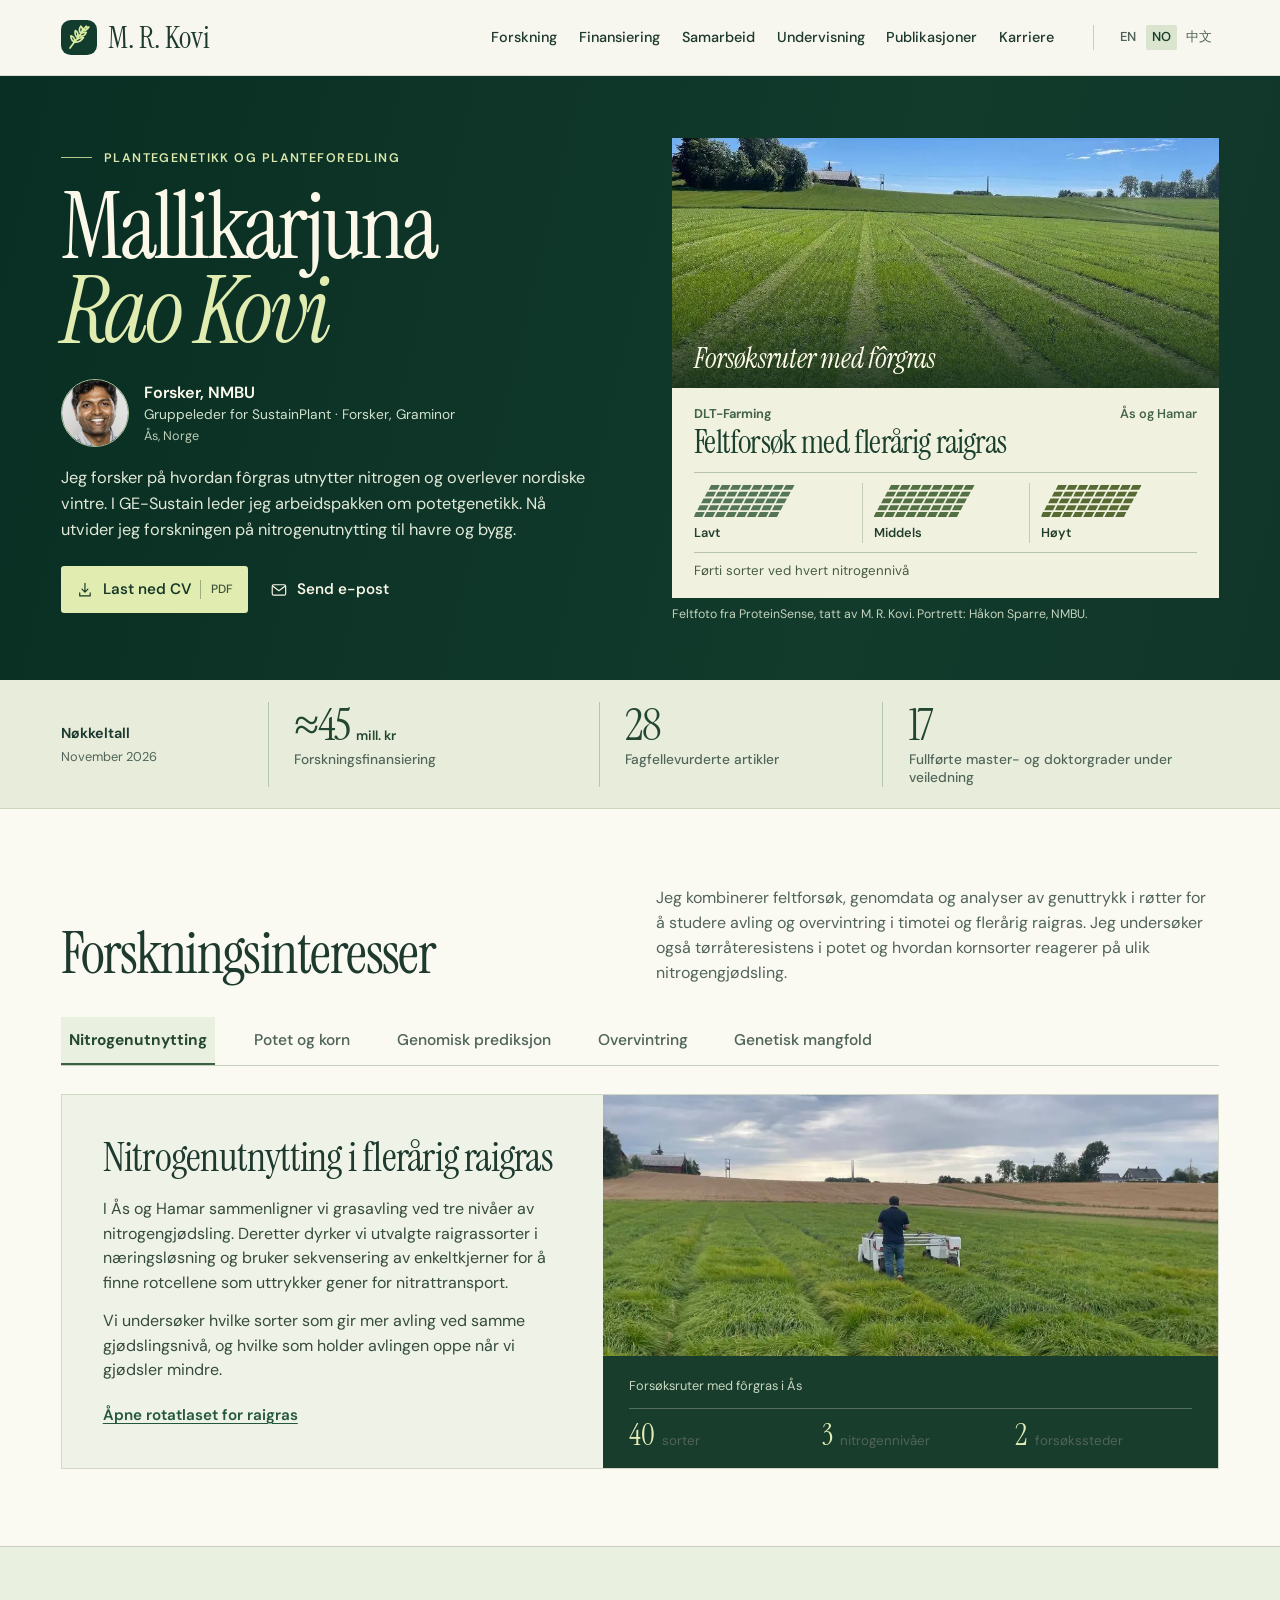
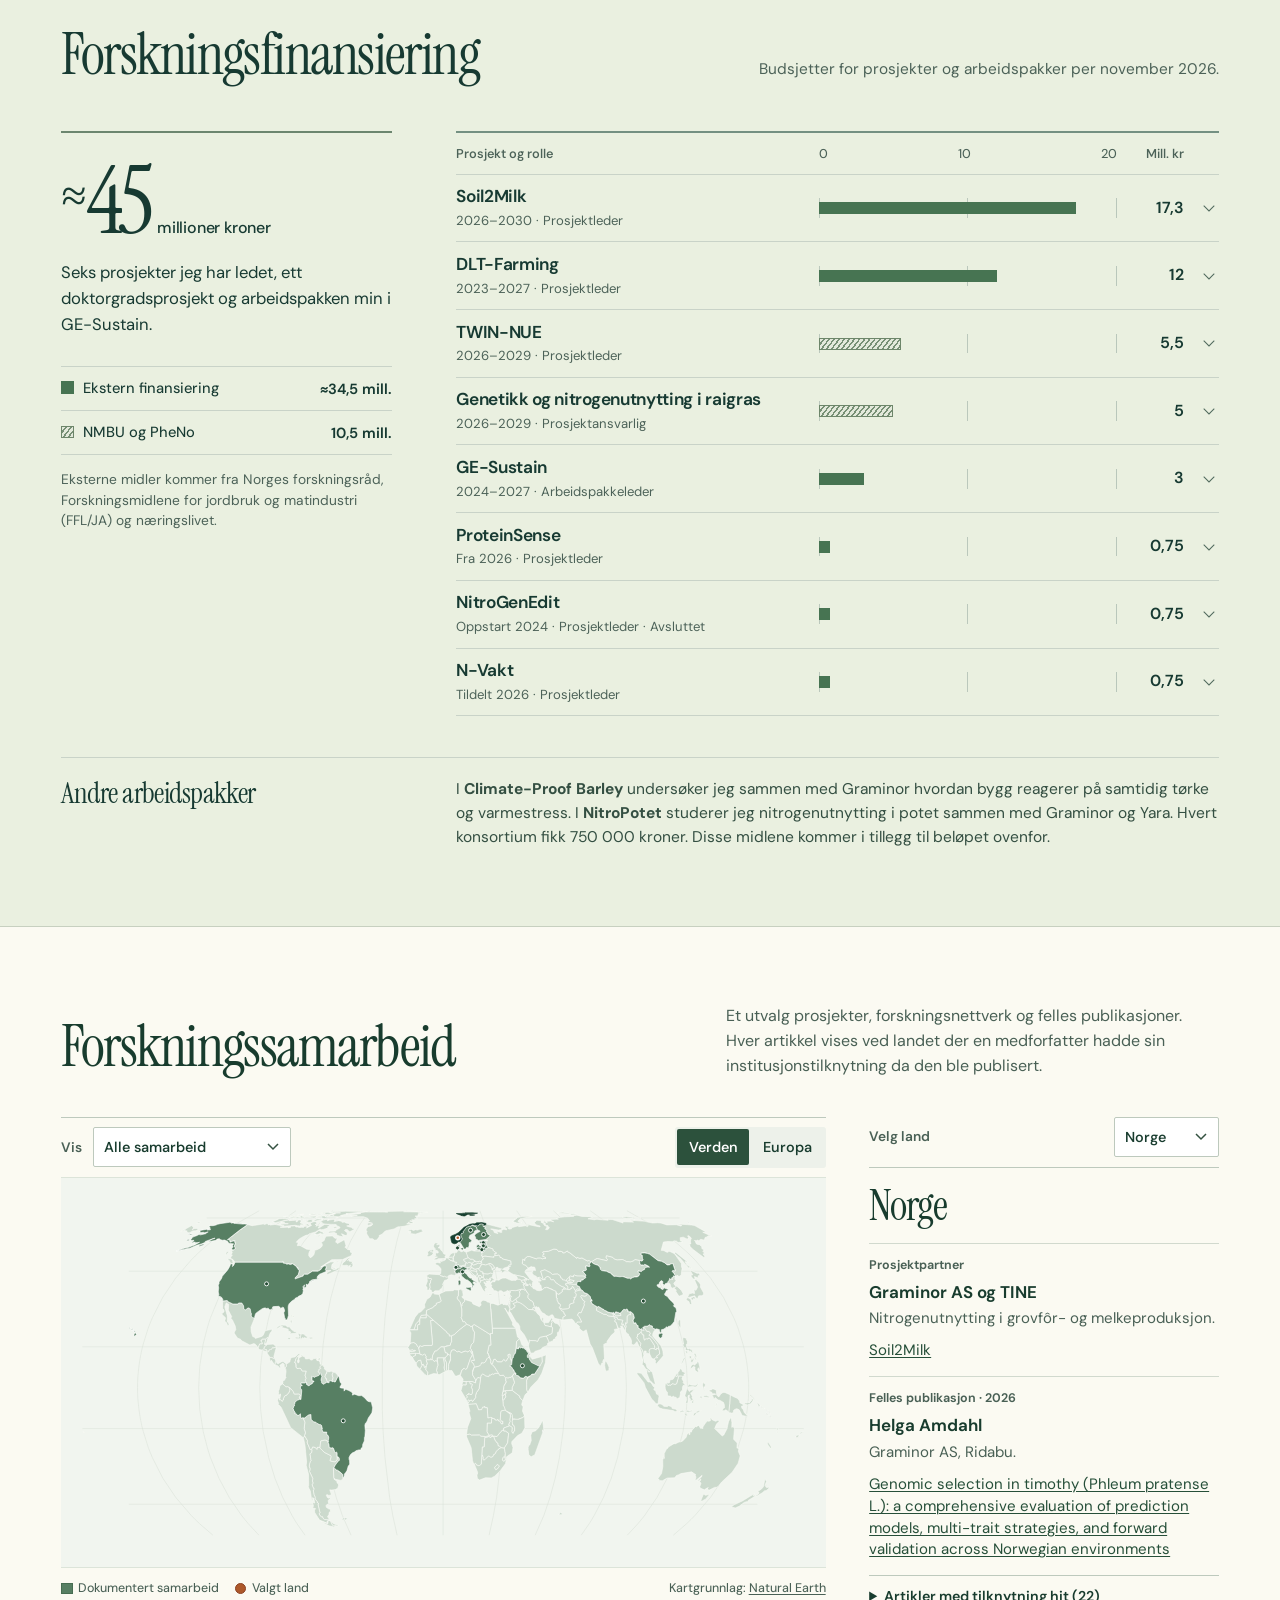
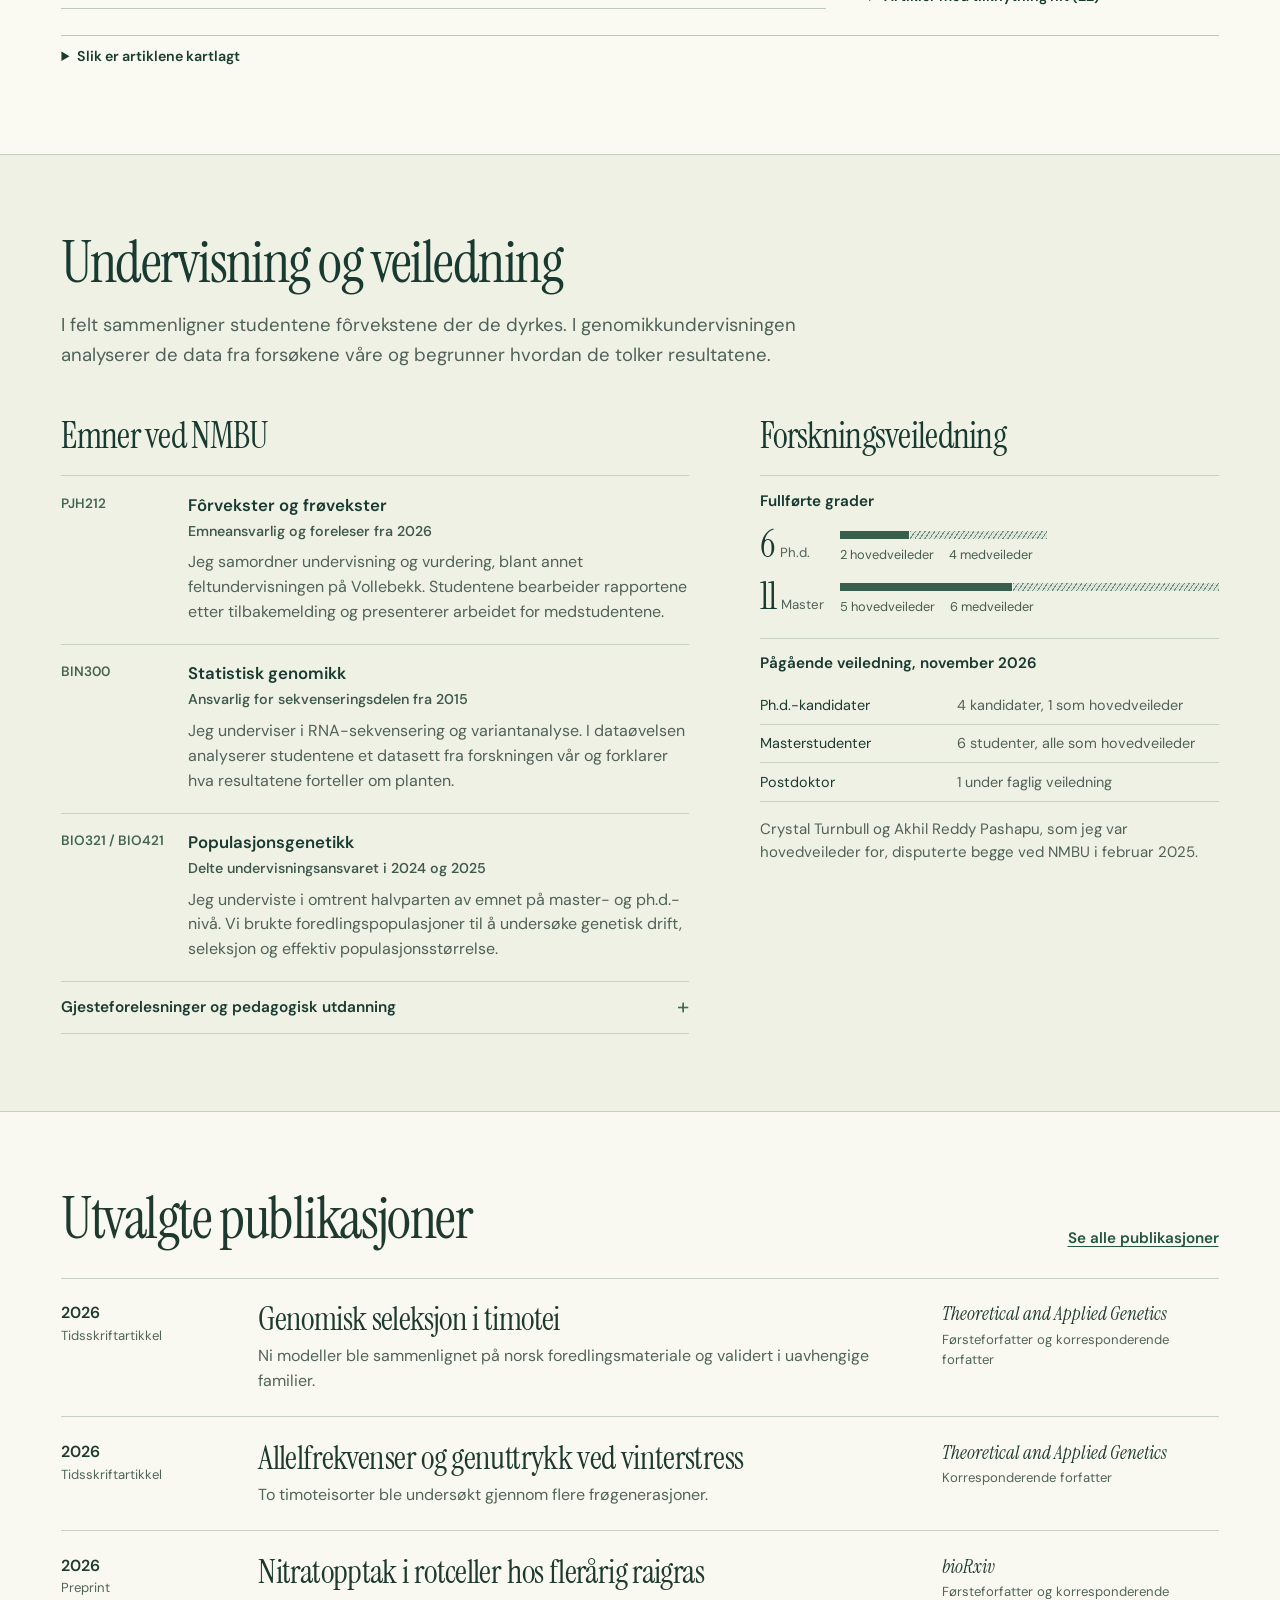
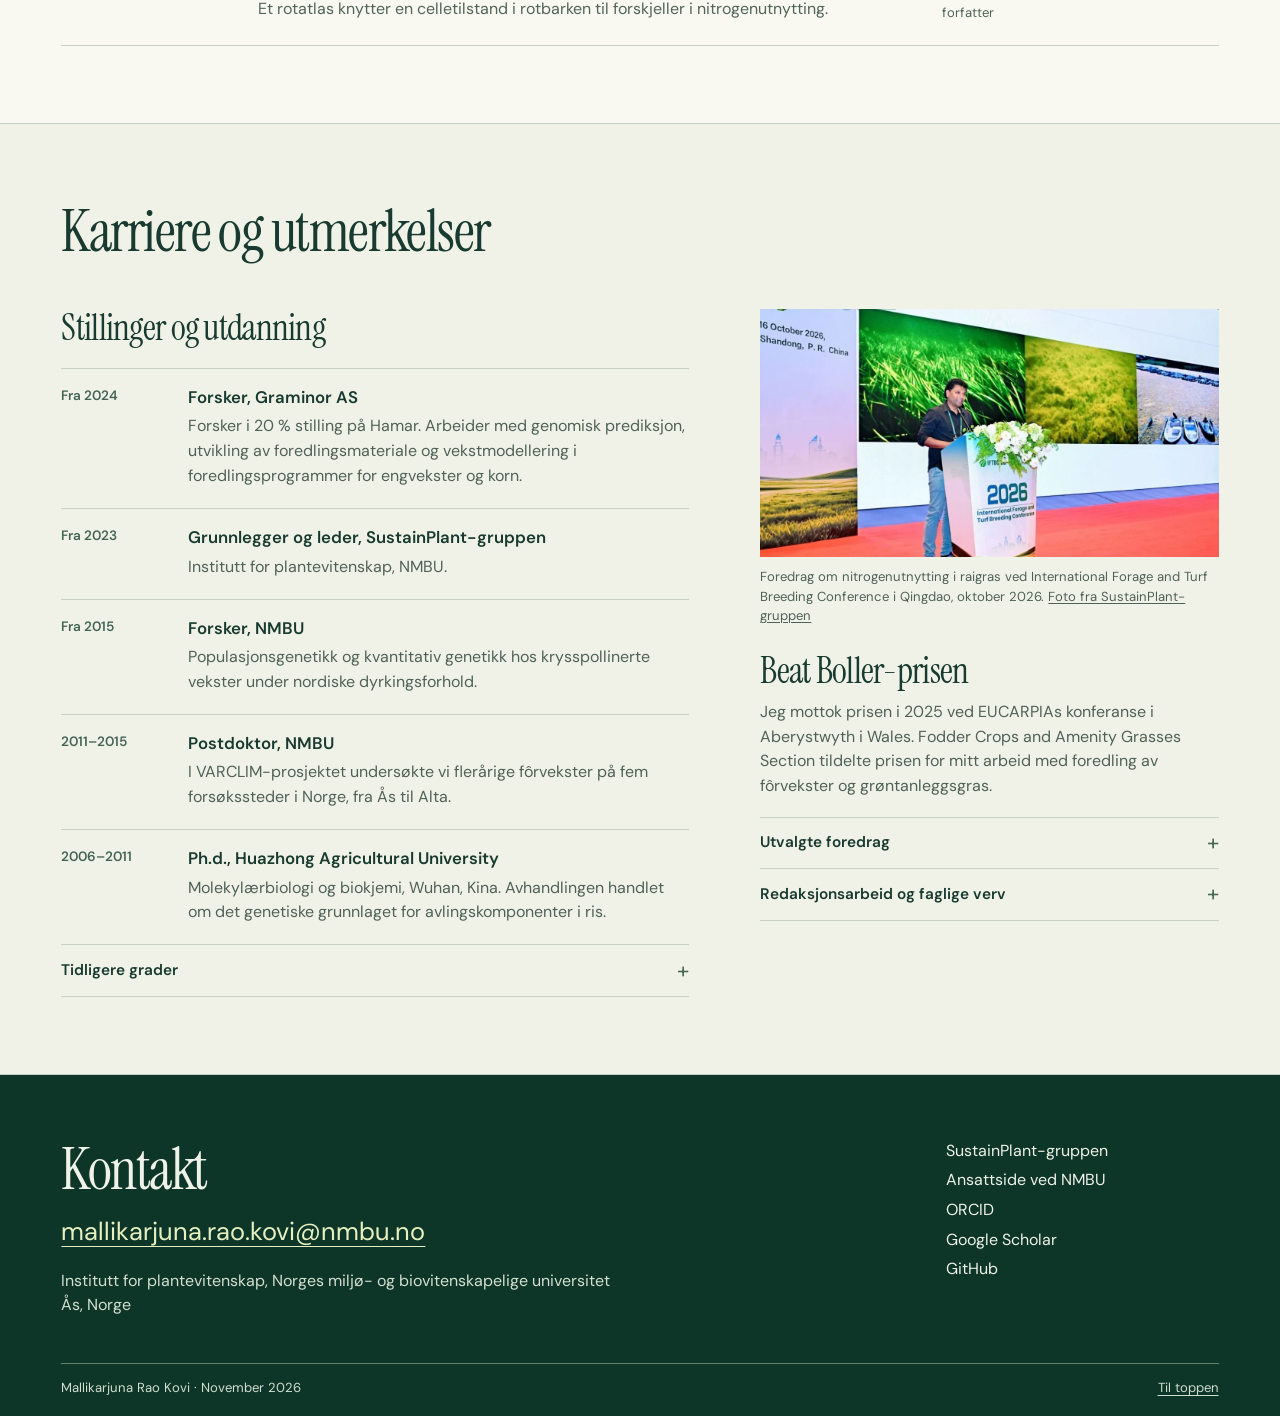
<file: index-no.html>
<!doctype html>
<html lang="nb"><head>
<meta charset="utf-8"><meta name="viewport" content="width=device-width,initial-scale=1"><meta name="theme-color" content="#0b3024">
<title>Mallikarjuna Rao Kovi | Plantegenetikk og planteforedling</title>
<meta name="description" content="Mallikarjuna Rao Kovi ved NMBU og Graminor. Forskning på fôrgras, sjukdomsresistens i potet og nitrogenutnytting i havre og bygg, samt publikasjoner, finansiering og undervisning."><link rel="canonical" href="https://kovimallik.github.io/index-no.html">
<link rel="alternate" hreflang="en" href="https://kovimallik.github.io/">
<link rel="alternate" hreflang="nb" href="https://kovimallik.github.io/index-no.html">
<link rel="alternate" hreflang="zh-Hans" href="https://kovimallik.github.io/index-zh.html">
<link rel="alternate" hreflang="x-default" href="https://kovimallik.github.io/">
<meta property="og:type" content="profile"><meta property="og:title" content="Mallikarjuna Rao Kovi | Plantegenetikk og planteforedling"><meta property="og:description" content="Mallikarjuna Rao Kovi ved NMBU og Graminor. Forskning på fôrgras, sjukdomsresistens i potet og nitrogenutnytting i havre og bygg, samt publikasjoner, finansiering og undervisning."><meta property="og:url" content="https://kovimallik.github.io/index-no.html"><meta property="og:image" content="https://kovimallik.github.io/assets/portrait.webp">
<link rel="icon" href="./assets/mark.svg" type="image/svg+xml"><link rel="preload" href="./assets/fonts/InstrumentSerif-Regular.woff" as="font" type="font/woff" crossorigin>
<link rel="stylesheet" href="./style.css"><link rel="stylesheet" href="./funding.css"><link rel="stylesheet" href="./teaching.css"><link rel="stylesheet" href="./world-map.css"><link rel="stylesheet" href="./journal.css"><script src="./script.js" defer></script><script src="./world-map.js" defer></script>
</head><body><a href="#main" class="skip">Hopp til innhold</a>
<header class="site-header"><div class="wrap headbar">
<a class="wordmark" href="#main" aria-label="M. R. Kovi · Forside"><img src="./assets/mark.svg" width="33" height="33" alt="">M. R. Kovi</a>
<nav class="main-nav" id="main-nav" aria-label="Hovedmeny"><a href="#research">Forskning</a><a href="#funding">Finansiering</a><a href="#collaborations">Samarbeid</a><a href="#teaching">Undervisning</a><a href="#publications">Publikasjoner</a><a href="#career">Karriere</a></nav>
<nav class="languages" aria-label="Velg språk"><a href="./index.html" lang="en" hreflang="en" aria-label="English" data-language="en">EN</a> <a href="./index-no.html" lang="nb" hreflang="nb" aria-label="Norsk bokmål" data-language="no" aria-current="true">NO</a> <a href="./index-zh.html" lang="zh-Hans" hreflang="zh-Hans" aria-label="简体中文" data-language="zh">中文</a></nav>
<button type="button" class="menu-toggle" data-open="Meny" data-close="Lukk menyen" aria-label="Meny" aria-controls="main-nav" aria-expanded="false"><span></span><span></span></button>
</div></header>
<main id="main">
<section class="masthead journal-hero" aria-labelledby="name">
  <div class="wrap journal-grid">
    <div class="journal-bio">
      <p class="journal-discipline">Plantegenetikk og planteforedling</p>
      <h1 id="name" lang="en">Mallikarjuna<br><em>Rao Kovi</em></h1>
      <div class="journal-identity">
        <img src="./assets/portrait.webp" width="825" height="1100" alt="Mallikarjuna Rao Kovi" fetchpriority="high">
        <div><strong>Forsker, NMBU</strong><span>Gruppeleder for SustainPlant · Forsker, Graminor</span><span class="journal-location">Ås, Norge</span></div>
      </div>
      <p class="bio-copy">Jeg forsker på hvordan fôrgras utnytter nitrogen og overlever nordiske vintre. I GE-Sustain leder jeg arbeidspakken om potetgenetikk. Nå utvider jeg forskningen på nitrogenutnytting til havre og bygg.</p>
      <div class="bio-links"><a class="button" href="./Mallikarjuna-Rao-Kovi-CV-no.pdf" download><svg class="icon" aria-hidden="true" viewBox="0 0 24 24"><path d="M12 3v12m-4-4 4 4 4-4M5 16v4h14v-4"/></svg>Last ned CV <span>PDF</span></a><a class="plain-link" href="mailto:mallikarjuna.rao.kovi@nmbu.no"><svg class="icon" aria-hidden="true" viewBox="0 0 24 24"><rect x="3" y="5" width="18" height="14" rx="2"/><path d="m4 7 8 6 8-6"/></svg>Send e-post</a></div>
    </div>
    <figure class="field-plate">
      <div class="field-plate-image">
        <img src="./assets/proteinsense-field.webp" width="880" height="495" alt="Forsøksruter med fôrgras i Norge, fotografert av Mallikarjuna Rao Kovi." fetchpriority="high">
        <div class="field-plate-title"><span>Forsøksruter med fôrgras</span></div>
      </div>
      <div class="field-ledger">
        <div class="field-ledger-top"><span>DLT-Farming</span><span>Ås og Hamar</span></div>
        <h2>Feltforsøk med flerårig raigras</h2>
        <div class="trial-key" aria-label="Førti sorter ved hvert nitrogennivå"><div class="trial-treatment"><svg viewBox="0 0 108 39" aria-hidden="true" focusable="false"><path d="M17.6 2h9l-2.5 5h-9Z"/><path d="M28.6 2h9l-2.5 5h-9Z"/><path d="M39.6 2h9l-2.5 5h-9Z"/><path d="M50.6 2h9l-2.5 5h-9Z"/><path d="M61.6 2h9l-2.5 5h-9Z"/><path d="M72.6 2h9l-2.5 5h-9Z"/><path d="M83.6 2h9l-2.5 5h-9Z"/><path d="M94.6 2h9l-2.5 5h-9Z"/><path d="M13.7 9h9l-2.5 5h-9Z"/><path d="M24.7 9h9l-2.5 5h-9Z"/><path d="M35.7 9h9l-2.5 5h-9Z"/><path d="M46.7 9h9l-2.5 5h-9Z"/><path d="M57.7 9h9l-2.5 5h-9Z"/><path d="M68.7 9h9l-2.5 5h-9Z"/><path d="M79.7 9h9l-2.5 5h-9Z"/><path d="M90.7 9h9l-2.5 5h-9Z"/><path d="M9.8 16h9l-2.5 5h-9Z"/><path d="M20.8 16h9l-2.5 5h-9Z"/><path d="M31.8 16h9l-2.5 5h-9Z"/><path d="M42.8 16h9l-2.5 5h-9Z"/><path d="M53.8 16h9l-2.5 5h-9Z"/><path d="M64.8 16h9l-2.5 5h-9Z"/><path d="M75.8 16h9l-2.5 5h-9Z"/><path d="M86.8 16h9l-2.5 5h-9Z"/><path d="M5.9 23h9l-2.5 5h-9Z"/><path d="M16.9 23h9l-2.5 5h-9Z"/><path d="M27.9 23h9l-2.5 5h-9Z"/><path d="M38.9 23h9l-2.5 5h-9Z"/><path d="M49.9 23h9l-2.5 5h-9Z"/><path d="M60.9 23h9l-2.5 5h-9Z"/><path d="M71.9 23h9l-2.5 5h-9Z"/><path d="M82.9 23h9l-2.5 5h-9Z"/><path d="M2 30h9l-2.5 5h-9Z"/><path d="M13 30h9l-2.5 5h-9Z"/><path d="M24 30h9l-2.5 5h-9Z"/><path d="M35 30h9l-2.5 5h-9Z"/><path d="M46 30h9l-2.5 5h-9Z"/><path d="M57 30h9l-2.5 5h-9Z"/><path d="M68 30h9l-2.5 5h-9Z"/><path d="M79 30h9l-2.5 5h-9Z"/></svg><span>Lavt</span></div><div class="trial-treatment"><svg viewBox="0 0 108 39" aria-hidden="true" focusable="false"><path d="M17.6 2h9l-2.5 5h-9Z"/><path d="M28.6 2h9l-2.5 5h-9Z"/><path d="M39.6 2h9l-2.5 5h-9Z"/><path d="M50.6 2h9l-2.5 5h-9Z"/><path d="M61.6 2h9l-2.5 5h-9Z"/><path d="M72.6 2h9l-2.5 5h-9Z"/><path d="M83.6 2h9l-2.5 5h-9Z"/><path d="M94.6 2h9l-2.5 5h-9Z"/><path d="M13.7 9h9l-2.5 5h-9Z"/><path d="M24.7 9h9l-2.5 5h-9Z"/><path d="M35.7 9h9l-2.5 5h-9Z"/><path d="M46.7 9h9l-2.5 5h-9Z"/><path d="M57.7 9h9l-2.5 5h-9Z"/><path d="M68.7 9h9l-2.5 5h-9Z"/><path d="M79.7 9h9l-2.5 5h-9Z"/><path d="M90.7 9h9l-2.5 5h-9Z"/><path d="M9.8 16h9l-2.5 5h-9Z"/><path d="M20.8 16h9l-2.5 5h-9Z"/><path d="M31.8 16h9l-2.5 5h-9Z"/><path d="M42.8 16h9l-2.5 5h-9Z"/><path d="M53.8 16h9l-2.5 5h-9Z"/><path d="M64.8 16h9l-2.5 5h-9Z"/><path d="M75.8 16h9l-2.5 5h-9Z"/><path d="M86.8 16h9l-2.5 5h-9Z"/><path d="M5.9 23h9l-2.5 5h-9Z"/><path d="M16.9 23h9l-2.5 5h-9Z"/><path d="M27.9 23h9l-2.5 5h-9Z"/><path d="M38.9 23h9l-2.5 5h-9Z"/><path d="M49.9 23h9l-2.5 5h-9Z"/><path d="M60.9 23h9l-2.5 5h-9Z"/><path d="M71.9 23h9l-2.5 5h-9Z"/><path d="M82.9 23h9l-2.5 5h-9Z"/><path d="M2 30h9l-2.5 5h-9Z"/><path d="M13 30h9l-2.5 5h-9Z"/><path d="M24 30h9l-2.5 5h-9Z"/><path d="M35 30h9l-2.5 5h-9Z"/><path d="M46 30h9l-2.5 5h-9Z"/><path d="M57 30h9l-2.5 5h-9Z"/><path d="M68 30h9l-2.5 5h-9Z"/><path d="M79 30h9l-2.5 5h-9Z"/></svg><span>Middels</span></div><div class="trial-treatment"><svg viewBox="0 0 108 39" aria-hidden="true" focusable="false"><path d="M17.6 2h9l-2.5 5h-9Z"/><path d="M28.6 2h9l-2.5 5h-9Z"/><path d="M39.6 2h9l-2.5 5h-9Z"/><path d="M50.6 2h9l-2.5 5h-9Z"/><path d="M61.6 2h9l-2.5 5h-9Z"/><path d="M72.6 2h9l-2.5 5h-9Z"/><path d="M83.6 2h9l-2.5 5h-9Z"/><path d="M94.6 2h9l-2.5 5h-9Z"/><path d="M13.7 9h9l-2.5 5h-9Z"/><path d="M24.7 9h9l-2.5 5h-9Z"/><path d="M35.7 9h9l-2.5 5h-9Z"/><path d="M46.7 9h9l-2.5 5h-9Z"/><path d="M57.7 9h9l-2.5 5h-9Z"/><path d="M68.7 9h9l-2.5 5h-9Z"/><path d="M79.7 9h9l-2.5 5h-9Z"/><path d="M90.7 9h9l-2.5 5h-9Z"/><path d="M9.8 16h9l-2.5 5h-9Z"/><path d="M20.8 16h9l-2.5 5h-9Z"/><path d="M31.8 16h9l-2.5 5h-9Z"/><path d="M42.8 16h9l-2.5 5h-9Z"/><path d="M53.8 16h9l-2.5 5h-9Z"/><path d="M64.8 16h9l-2.5 5h-9Z"/><path d="M75.8 16h9l-2.5 5h-9Z"/><path d="M86.8 16h9l-2.5 5h-9Z"/><path d="M5.9 23h9l-2.5 5h-9Z"/><path d="M16.9 23h9l-2.5 5h-9Z"/><path d="M27.9 23h9l-2.5 5h-9Z"/><path d="M38.9 23h9l-2.5 5h-9Z"/><path d="M49.9 23h9l-2.5 5h-9Z"/><path d="M60.9 23h9l-2.5 5h-9Z"/><path d="M71.9 23h9l-2.5 5h-9Z"/><path d="M82.9 23h9l-2.5 5h-9Z"/><path d="M2 30h9l-2.5 5h-9Z"/><path d="M13 30h9l-2.5 5h-9Z"/><path d="M24 30h9l-2.5 5h-9Z"/><path d="M35 30h9l-2.5 5h-9Z"/><path d="M46 30h9l-2.5 5h-9Z"/><path d="M57 30h9l-2.5 5h-9Z"/><path d="M68 30h9l-2.5 5h-9Z"/><path d="M79 30h9l-2.5 5h-9Z"/></svg><span>Høyt</span></div></div>
        <p>Førti sorter ved hvert nitrogennivå</p>
      </div>
      <figcaption>Feltfoto fra ProteinSense, tatt av M. R. Kovi. Portrett: Håkon Sparre, NMBU.</figcaption>
    </figure>
  </div>
</section>
<div class="record-band"><div class="wrap record-strip"><div class="record-heading"><strong>Nøkkeltall</strong><span>November 2026</span></div><a href="#funding" class="metric"><span class="metric-value">≈45 <small>mill. kr</small></span><span class="metric-label">Forskningsfinansiering</span></a><a href="#publications" class="metric"><span class="metric-value">28</span><span class="metric-label">Fagfellevurderte artikler</span></a><a href="#teaching" class="metric"><span class="metric-value">17</span><span class="metric-label">Fullførte master- og doktorgrader under veiledning</span></a></div>
</div>
<section class="chapter research" id="research"><div class="wrap"><header class="lead-heading"><h2>Forskningsinteresser</h2><p>Jeg kombinerer feltforsøk, genomdata og analyser av genuttrykk i røtter for å studere avling og overvintring i timotei og flerårig raigras. Jeg undersøker også tørråteresistens i potet og hvordan kornsorter reagerer på ulik nitrogengjødsling.</p></header>
<div class="theme-nav" aria-label="Forskningstemaer" hidden><button type="button" data-theme="nitrogen">Nitrogenutnytting</button><button type="button" data-theme="potato-cereals">Potet og korn</button><button type="button" data-theme="prediction">Genomisk prediksjon</button><button type="button" data-theme="adaptation">Overvintring</button><button type="button" data-theme="resources">Genetisk mangfold</button></div>
<article class="theme-panel" id="nitrogen"><div class="theme-copy"><h3>Nitrogenutnytting i flerårig raigras</h3><p>I Ås og Hamar sammenligner vi grasavling ved tre nivåer av nitrogengjødsling. Deretter dyrker vi utvalgte raigrassorter i næringsløsning og bruker sekvensering av enkeltkjerner for å finne rotcellene som uttrykker gener for nitrattransport.</p><p>Vi undersøker hvilke sorter som gir mer avling ved samme gjødslingsnivå, og hvilke som holder avlingen oppe når vi gjødsler mindre.</p><a class="text-link" href="https://kovimallik.github.io/lolium-root-atlas/">Åpne rotatlaset for raigras</a></div><figure class="field-study"><img src="./assets/field-phenotyping.webp" width="1200" height="675" loading="lazy" alt="En forsker måler fôrgras i felt med en fenotypingsplattform ved NMBU."><figcaption><span>Forsøksruter med fôrgras i Ås</span><div class="trial-design"><div><strong>40</strong><span>sorter</span></div><div><strong>3</strong><span>nitrogennivåer</span></div><div><strong>2</strong><span>forsøkssteder</span></div></div></figcaption></figure></article>
<article class="theme-panel" id="potato-cereals">
  <div class="theme-copy"><h3>Tørråteresistens i potet og nitrogenutnytting i korn</h3><p>I GE-Sustain leder jeg arbeidet med å finne gener som har betydning for tørråteresistens og for kvaliteten på poteter til industriell bearbeiding. En av egenskapene vi undersøker, er innholdet av asparagin i knollene.</p><p>I TWIN-NUE følger vi veksten hos havre og flerårig raigras ved ulike nitrogennivåer med gjentatte 3D-skanninger. Jeg utvider nå forskningen til bygg for å undersøke hvilke sorter som gir større avling ved samme nitrogenmengde, eller holder avlingen oppe når mengden reduseres.</p></div>
  <div class="trait-note"><h4>Min rolle i prosjektene</h4><dl>
    <dt><a href="https://graminor.no/prosjekt/ge-sustain/">GE-Sustain</a></dt><dd>Leder arbeidspakken om potetgenetikk</dd>
    <dt><a href="https://www.nmbu.no/forskning/prosjekter/twin-nue">TWIN-NUE</a></dt><dd>Leder prosjektet om nitrogenutnytting i havre og raigras</dd>
  </dl></div>
</article>
<article class="theme-panel" id="prediction"><div class="theme-copy"><h3>Genomisk prediksjon i nye timoteifamilier</h3><p>Sammen med Graminor sammenlignet vi ni modeller for genomisk prediksjon i timotei. Den gjennomsnittlige korrelasjonen mellom predikerte og observerte verdier falt fra 0,62 ved kryssvalidering til 0,16 da vi testet modellene i 213 uavhengige familier.</p><p>For en foredler som skal velge foreldre til neste generasjon, ligger den siste testen nærmest den praktiske oppgaven.</p><a class="text-link" href="https://doi.org/10.1007/s00122-026-05371-x">Les timoteistudien</a></div><figure class="correlation"><figcaption>Prediksjonskorrelasjon <i>r</i></figcaption><div class="corr-row"><span>Kryssvalidering i treningsmaterialet</span><div class="corr-track"><b style="--w:62%"></b></div><strong>0,62</strong></div><div class="corr-row"><span>Uavhengige familier</span><div class="corr-track"><b style="--w:16%"></b></div><strong>0,16</strong></div><p>Gjennomsnittlig Pearson-korrelasjon for 30 kombinasjoner av egenskap og datasett. Skala fra 0 til 1.</p></figure></article>
<article class="theme-panel" id="adaptation"><div class="theme-copy"><h3>Overvintring etter frøoppformering</h3><p>Frø av nordlige timoteisorter blir ofte oppformert lenger sør. Vi følger endringer i allelfrekvenser og genuttrykk gjennom flere frøgenerasjoner og undersøker hvordan plantene klarer seg etter frost og isdekke.</p><p>Spørsmålet er om sortene beholder vinterherdigheten de opprinnelig ble valgt ut for.</p><a class="text-link" href="https://doi.org/10.1007/s00122-026-05270-1">Les studien om vinterstress</a></div><div class="trait-note"><h4>Vinteregenskaper</h4><dl><dt>Frosttoleranse</dt><dd>Gjenvekst etter frost</dd><dt>Toleranse for isdekke</dt><dd>Overlevelse under langvarig isdekke</dd></dl></div></article>
<article class="theme-panel" id="resources"><div class="theme-copy"><h3>Frøavling og genetiske ressurser</h3><p>I tetraploid rødkløver har vi sammenlignet genuttrykket i planter med ulik frøsetting. For engsvingel har vi utviklet en åpen genomdatabase der forskere kan finne gener og sammenligne sekvenser.</p><a class="text-link" href="https://doi.org/10.1038/srep44383">Les studien om rødkløver</a></div><div class="trait-note"><h4>Genomressurser</h4><dl><dt><a href="https://doi.org/10.1093/database/baaa046">ForageGrassBase</a></dt><dd>Genomressurser for engsvingel</dd></dl></div></article></div></section>
<section lang="nb" class="chapter funding" id="funding" aria-labelledby="funding-title">
  <div class="wrap">
    <header class="fund-heading">
      <h2 id="funding-title">Forskningsfinansiering</h2>
      <p>Budsjetter for prosjekter og arbeidspakker per november 2026.</p>
    </header>
    <div class="fund-layout">
      <div class="fund-overview">
        <p class="fund-total"><span class="fund-approx" aria-label="Omtrent">≈</span>45<span class="fund-unit">millioner kroner</span></p>
        <p class="fund-scope">Seks prosjekter jeg har ledet, ett doktorgradsprosjekt og arbeidspakken min i GE-Sustain.</p>
        <dl class="fund-source-list">
          <div>
            <dt><i class="fund-key" aria-hidden="true"></i>Ekstern finansiering</dt>
            <dd>≈34,5 mill.</dd>
          </div>
          <div>
            <dt><i class="fund-key fund-internal-key" aria-hidden="true"></i>NMBU og PheNo</dt>
            <dd>10,5 mill.</dd>
          </div>
        </dl>
        <p class="fund-source-note">Eksterne midler kommer fra Norges forskningsråd, Forskningsmidlene for jordbruk og matindustri (FFL/JA) og næringslivet.</p>
      </div>
      <div class="fund-chart" aria-label="Prosjektbudsjetter i millioner kroner">
        <div class="fund-chart-head" aria-hidden="true">
          <span class="fund-project-label">Prosjekt og rolle</span>
          <span class="fund-chart-axis"><span>0</span><span>10</span><span>20</span></span>
          <span class="fund-amount-label">Mill. kr</span>
        </div>
        <!-- Each budget is plotted on the same 0 to 20 millioner kroner scale. -->
        <details class="fund-row">
          <summary>
            <span class="fund-label"><strong>Soil2Milk</strong><small>2026–2030 · Prosjektleder</small></span>
            <span class="fund-plot" aria-hidden="true"><i style="--share:86.5%"></i></span>
            <span class="fund-amount">17,3<span class="fund-sr"> millioner kroner</span></span><i class="fund-toggle" aria-hidden="true"></i>
          </summary>
          <div class="fund-detail"><p>Vi følger nitrogenet fra eng med gras og kløver via grovfôret til melkekua. Vi måler fôrkvalitet, nitrogentap og metanutslipp. Norges forskningsråd bidrar med 16 millioner kroner og næringslivet med 1,3 millioner. Blant partnerne er TINE, Graminor, Yara og Norsk Landbruksrådgiving.</p>
            <a href="https://www.nmbu.no/en/research/projects/soil2milk">Soil2Milk ved NMBU</a></div>
        </details>
        <details class="fund-row">
          <summary>
            <span class="fund-label"><strong>DLT-Farming</strong><small>2023–2027 · Prosjektleder</small></span>
            <span class="fund-plot" aria-hidden="true"><i style="--share:60%"></i></span>
            <span class="fund-amount">12<span class="fund-sr"> millioner kroner</span></span><i class="fund-toggle" aria-hidden="true"></i>
          </summary>
          <div class="fund-detail"><p>I Ås og Hamar sammenligner vi 40 sorter av flerårig raigras ved tre nivåer av nitrogengjødsling. Feltroboter, droner og sensorer lar oss koble målinger av plantebestandet til tørrstoffavling og fôrkvalitet. Budsjettet inkluderer 9,86 millioner kroner i offentlig støtte og 2,14 millioner fra næringslivet. Graminor, BioDrone og Accenture er blant partnerne.</p>
            <a href="https://www.nmbu.no/en/research/projects/dlt-farming">DLT-Farming ved NMBU</a></div>
        </details>
        <details class="fund-row fund-internal">
          <summary>
            <span class="fund-label"><strong>TWIN-NUE</strong><small>2026–2029 · Prosjektleder</small></span>
            <span class="fund-plot" aria-hidden="true"><i style="--share:27.5%"></i></span>
            <span class="fund-amount">5,5<span class="fund-sr"> millioner kroner</span></span><i class="fund-toggle" aria-hidden="true"></i>
          </summary>
          <div class="fund-detail"><p>Daglige 3D-skanninger viser hvordan raigras og havre vokser ved ulik nitrogentilgang. Vi kombinerer målingene med genomdata for å modellere responsen på gjødsling hos ulike genotyper. NMBU og Norsk infrastruktur for plantefenotyping (PheNo) finansierer prosjektet.</p>
            <a href="https://www.nmbu.no/en/research/projects/twin-nue">TWIN-NUE ved NMBU</a></div>
        </details>
        <details class="fund-row fund-internal">
          <summary>
            <span class="fund-label"><strong>Genetikk og nitrogenutnytting i raigras</strong><small>2026–2029 · Prosjektansvarlig</small></span>
            <span class="fund-plot" aria-hidden="true"><i style="--share:25%"></i></span>
            <span class="fund-amount">5<span class="fund-sr"> millioner kroner</span></span><i class="fund-toggle" aria-hidden="true"></i>
          </summary>
          <div class="fund-detail"><p>I dette NMBU-finansierte doktorgradsprosjektet bruker vi genredigering for å undersøke hvordan kandidatgener påvirker opptak og utnytting av nitrogen i flerårig raigras.</p>
            <a href="https://www.sustainplantgroup.com/pages/team.html">Doktorgradsarbeid i SustainPlant</a></div>
        </details>
        <details class="fund-row">
          <summary>
            <span class="fund-label"><strong>GE-Sustain</strong><small>2024–2027 · Arbeidspakkeleder</small></span>
            <span class="fund-plot" aria-hidden="true"><i style="--share:15%"></i></span>
            <span class="fund-amount">3<span class="fund-sr"> millioner kroner</span></span><i class="fund-toggle" aria-hidden="true"></i>
          </summary>
          <div class="fund-detail"><p>Jeg leder arbeidet med å finne gener for sykdomsresistens og prosesseringskvalitet i potet. Arbeidspakken har et budsjett på 3 millioner kroner av totalt 16 millioner i prosjektet som Graminor leder.</p>
            <a href="https://www.sustainplantgroup.com/pages/research.html#ge-sustain">GE-Sustain hos SustainPlant</a></div>
        </details>
        <details class="fund-row">
          <summary>
            <span class="fund-label"><strong>ProteinSense</strong><small>Fra 2026 · Prosjektleder</small></span>
            <span class="fund-plot" aria-hidden="true"><i style="--share:3.75%"></i></span>
            <span class="fund-amount">0,75<span class="fund-sr"> millioner kroner</span></span><i class="fund-toggle" aria-hidden="true"></i>
          </summary>
          <div class="fund-detail"><p>Sammen med TINE, Yara og Graminor undersøker vi om dronebilder og feltmålinger kan forutsi råproteininnholdet i gras og hjelpe bønder å velge slåttetidspunkt. Prosjektet finansieres av FFL/JA.</p>
            <a href="https://www.nmbu.no/en/research/projects/proteinsense">ProteinSense ved NMBU</a></div>
        </details>
        <details class="fund-row">
          <summary>
            <span class="fund-label"><strong>NitroGenEdit</strong><small>Oppstart 2024 · Prosjektleder · Avsluttet</small></span>
            <span class="fund-plot" aria-hidden="true"><i style="--share:3.75%"></i></span>
            <span class="fund-amount">0,75<span class="fund-sr"> millioner kroner</span></span><i class="fund-toggle" aria-hidden="true"></i>
          </summary>
          <div class="fund-detail"><p>I dette FFL/JA-finansierte forprosjektet med Graminor sammenlignet vi raigrassorter i vannkultur og valgte ut gener for videre studier av nitrogentransport og nitrogenomsetning.</p>
            <a href="https://www.nmbu.no/en/research/projects/nitrogenedit">NitroGenEdit ved NMBU</a></div>
        </details>
        <details class="fund-row">
          <summary>
            <span class="fund-label"><strong>N-Vakt</strong><small>Tildelt 2026 · Prosjektleder</small></span>
            <span class="fund-plot" aria-hidden="true"><i style="--share:3.75%"></i></span>
            <span class="fund-amount">0,75<span class="fund-sr"> millioner kroner</span></span><i class="fund-toggle" aria-hidden="true"></i>
          </summary>
          <div class="fund-detail"><p>Sammen med Agdir Drift AS skal vi undersøke om satellittdata kan påvise nitrogenoverskudd i eng og identifisere arealer med risiko for utvasking. Prosjektet fikk støtte fra FFL/JA i 2026.</p>
            <a href="https://www.landbruksdirektoratet.no/nb/nyhetsrom/nyhetsarkiv/fra-presisjonsjordbruk-til-avokado-21-nye-og-spennende-utredninger-og-forprosjekter-innen-jordbruk-og-matindustri">Tildelingen hos Landbruksdirektoratet</a></div>
        </details>
      </div>
    </div>
    <aside class="fund-related">
      <h3>Andre arbeidspakker</h3>
      <p>I <strong>Climate-Proof Barley</strong> undersøker jeg sammen med Graminor hvordan bygg reagerer på samtidig tørke og varmestress. I <strong>NitroPotet</strong> studerer jeg nitrogenutnytting i potet sammen med Graminor og Yara. Hvert konsortium fikk 750 000 kroner. Disse midlene kommer i tillegg til beløpet ovenfor.</p>
    </aside>
  </div>
</section>

<section class="chapter network-section" id="collaborations" aria-labelledby="network-title"><div class="wrap">
<header class="network-heading"><h2 id="network-title">Forskningssamarbeid</h2><p>Et utvalg prosjekter, forskningsnettverk og felles publikasjoner. Hver artikkel vises ved landet der en medforfatter hadde sin institusjonstilknytning da den ble publisert.</p></header>
<div class="network-layout"><div class="network-atlas">
<div class="network-toolbar" hidden>
<label class="network-select-label" for="network-type">Vis</label><select id="network-type" data-network-type><option value="all">Alle samarbeid</option><option value="project">Prosjekter og nettverk</option><option value="paper">Felles publikasjoner</option></select>
<div class="network-zoom" aria-label="Kartutsnitt" role="group"><button type="button" data-network-zoom="world" aria-pressed="true">Verden</button><button type="button" data-network-zoom="europe" aria-pressed="false">Europa</button></div></div>
<figure class="network-figure">
<svg xmlns="http://www.w3.org/2000/svg" class="network-map" role="group" aria-label="Verdenskart over utvalgte forskningssamarbeid" viewBox="0 -12 880 392" data-world-box="0 -12 880 392" data-europe-box="387 5 150 87">
<image href="./assets/collaboration-geography.svg" x="0" y="-12" width="880" height="392" aria-hidden="true"/>
<a href="#network-nor" data-network-iso="NOR" data-europe="true" aria-label="Norge"><title>Norge</title><path d="M462 0.3L462.5 0L464.6 -0L466.5 0.3L471.4 1L467.9 1.4L467.2 2.2L466 2.4L465.5 3.3L463.7 3.3L460.4 2.6L461.6 2.3L459.4 2L456.4 1.1L455.2 0.4ZM489.7 13.3L487.2 14L486 14.1L486.3 13L484.1 12.4L481.8 12.9L481.3 14.1L479.9 14.8L478.1 14.4L476 14.5L474 13.6L473.2 14.1L472.2 14.1L472.2 15.2L469.1 15L468.8 15.9L467.3 15.9L462.8 21.7L463.5 22.3L463 23.1L461.3 23.1L460.4 24.9L460.8 27.5L462 28.5L461.7 31L460.4 32.4L459.7 33.7L458.4 32.3L455.1 34.8L452.7 35.3L450.2 34.2L449.4 31.9L448.6 27.2L450.2 25.9L454.6 24.2L457.8 22.3L460.6 19.7L464.1 16.3L466.6 15L470.6 12.9L473.9 12.2L476.6 12.3L478.7 11L481.5 11.1L484.3 10.8L489.6 11.9L487.7 12.3ZM479.7 -0L477.7 0.5L473.5 0.6L465.1 -0.2L473 -0.5L476.7 -0.3ZM476.4 2.1L473.2 2.6L470.6 2.3L471.5 2L470.6 1.7L473.5 1.5L474.2 1.9Z" vector-effect="non-scaling-stroke"/><circle class="network-marker" cx="456.9" cy="28.4" r="2.3" vector-effect="non-scaling-stroke"/></a>
<a href="#network-bra" data-network-iso="BRA" data-europe="false" aria-label="Brasil"><title>Brasil</title><path d="M325 304.4L324.1 302.8L324.8 301.4L323.1 299.5L321.1 297.9L318.5 296L317.7 296.1L315 293.8L313.7 294.1L315.9 290.1L317.8 287.3L319.1 286.1L320.7 284.4L320.4 282L319 280.3L318 280.9L317.9 275.7L317.1 275.2L316.3 275.7L315.4 275.5L313.8 270.7L312.2 269.9L311.4 270.5L308.9 269.9L308.5 265.8L307.6 264.1L308.2 263.4L307.8 261.7L308.2 260.3L308.3 257.9L307.6 256L306.2 255.1L305.9 253.9L306 252.1L301.6 252L300.3 248.4L301 248.4L300 244.3L298.6 243.4L297.1 243.4L296.1 242.5L294.5 241.9L293.5 240.7L290.8 240.2L288.1 237.4L287.8 231.8L284.8 232.3L283.6 233.5L281.7 234.7L281.3 235.7L280.1 235.8L278.3 235.5L277.1 236L276 235.7L275.7 230.9L274 232.8L271.9 232.7L270.9 231L269.3 230.8L269.7 229.5L268.3 227.6L267.2 224.7L267.7 224.2L267.7 222.8L269 221.9L268.7 220.2L269.3 219.1L269.4 217.7L272 215.5L273.9 214.9L274.2 214.4L276.3 214.6L277.1 205.9L277.2 204.5L276.8 202.7L275.7 201.6L275.8 199.3L277.1 198.8L277.6 199.1L277.6 197.9L276.3 197.6L276.3 195.6L280.8 195.7L281.6 194.6L282.3 195.6L282.7 197.4L283.1 197L284.4 198.7L286.2 198.5L286.7 197.5L288.5 196.8L289.4 196.3L289.7 194.9L291.4 194L291.3 193.4L289.3 193.1L289 191.1L289.2 189L288.1 188.2L288.6 187.9L290.3 188.3L292.2 189.1L292.8 188.3L294.5 187.9L297.2 186.7L298.1 185.5L297.8 184.6L299 184.4L299.6 185.2L299.2 186.5L300 187L300.5 188.5L299.8 189.6L299.4 192.3L300 193.9L300.1 195.4L301.5 196.8L302.7 197L303 196.4L303.7 196.2L304.8 195.7L305.5 194.8L308.7 195.3L308.8 193.1L309.7 193.3L310.8 193L312.1 193.7L313.2 194.3L313.9 193.5L314.4 193.6L314.7 194.5L315.9 194.3L319 187.9L319.8 187.7L320.3 189.5L321.6 195L322.8 195.5L322.8 197.7L321.1 200.3L321.8 201.2L325.9 201.7L326 204.9L327.8 202.8L330.8 204L334.7 205.9L335.8 207.8L335.5 209.5L338.2 208.5L342.8 210.2L346.3 210.1L349.8 212.7L352.8 216.2L354.7 217.1L356.7 217.3L357.5 218.3L358.4 222.3L358.9 224.2L358.1 229.4L357 231.4L353.9 235.8L352.6 239.3L351 242L350.4 242.1L349.9 244.4L350.4 250.2L350.1 255L350 257L349.4 258.2L349.3 262.3L347.4 266.3L347.3 269.4L345.6 270.7L345.3 272.6L342.8 272.6L339.4 273.7L338 275.1L335.6 275.9L333.2 278.3L331.7 281.3L331.7 283.5L332.3 285.2L332.4 288.2L332.1 289.6L330.8 291.2L329.3 296.4L327.8 298.7L326.6 300L326.1 302.8Z" vector-effect="non-scaling-stroke"/><circle class="network-marker" cx="325.0" cy="239.1" r="2.3" vector-effect="non-scaling-stroke"/></a>
<a href="#network-chn" data-network-iso="CHN" data-europe="false" aria-label="Kina"><title>Kina</title><path d="M690.6 144L688.6 143L687.9 140.4L688.7 139L691 138.2L692.3 138.2L693.1 139.4L692.4 140.7L692.3 142.5ZM604.3 73.8L603.6 72.3L604.7 71.6L600.9 67L604.4 66L605.1 65.4L604.4 60.8L608.7 61.6L609.2 60.5L608 58L609.5 57.7L610.1 56.1L610.8 55.9L612.2 57.6L614.6 58.9L617.9 59.9L620.4 61.9L621.2 64.9L622.5 66.1L625.1 66.5L628 66.9L631.2 68.5L632.6 68.8L634.8 71.2L636.8 72.8L639 72.7L643.5 73.3L646.1 73L648.3 73.4L652.2 75L654.7 75L656 75.8L657.6 74.4L660.4 73.5L663.4 73.4L665.3 72.4L665.9 71L666.8 70.1L666 69.2L664.7 68.2L664.7 66.5L666 66.8L668.4 67.3L669.5 65.9L672 64.9L672.3 63.2L673.2 62.5L675.8 62.1L677.6 62.4L677.2 61.5L674.1 59.7L672 58.9L671.1 59.9L668.9 59.5L668 59.8L666.8 58.8L666.4 56.3L666 54.4L669 55.3L670.5 53.8L669.7 52.7L669.4 50.1L669.8 49.3L668.7 48L667.2 47.5L667.8 46.3L669.8 45.9L672.2 45.8L675.6 46.5L678 47.4L687.5 54.7L691.5 55.5L695.3 57.3L697.9 59.6L700.9 59.6L701.8 58.6L704.5 57.9L707.3 66.4L704.5 66L703.5 66.9L705.6 69.1L707.5 72.3L706.5 72.3L707.4 73.7L705 72.1L705.2 73.6L702.8 74.8L704.1 76.2L702.2 76.1L700.7 75.2L700.5 77.1L699.1 78.6L698.5 80.4L696 81.1L695.2 82.4L693.4 83.2L693.8 81.9L692.7 80.8L693.3 79L691.4 77.6L690.1 78.5L688.9 80.4L688.6 82.2L686.6 82.3L686.3 83.6L688.4 85.5L690.3 86L691.1 87.2L693.2 88L694.5 86L696.9 87.1L698.3 87.2L699.4 88.6L696.9 89.4L696.6 90.9L695.3 92.4L695.2 94.3L698.2 95.9L700.4 98.7L702.9 101.4L705.4 103.6L706.3 105.7L705.2 106.5L706.4 108.1L708.1 109L708.7 111.4L709.1 113.7L708 114L706.2 124.7L704 127.5L701.7 130L699.2 130.4L698.2 131.7L697.2 130.7L696.3 132.2L693.6 133.7L691.3 134.2L691.3 137.4L690.1 137.6L689 135.4L689.2 134.2L685.9 133.2L684.9 133.7L682.5 132.9L681.1 131.7L681 130L678.7 129.4L677.3 128.3L675.9 129.9L673.8 130.2L672 130.2L670.9 131L669.9 131.4L671.1 134.9L669.8 134.8L669.5 134.1L669.1 132.8L667.6 133.7L666.5 133.2L664.6 132L664.6 129.5L663 128.9L661.8 126.1L659.5 126.6L658.8 123.1L660.3 120.6L659.6 118.1L658.9 115.8L657.7 115.1L656.4 113.4L655.2 113.6L652.7 113.2L653 111.9L651.4 110.1L650.2 111.3L648.2 110.6L646.2 112.5L644.8 114.7L643.2 115.1L642 114.3L640.8 114.2L639 113.5L638 114.3L637.2 116.5L636.3 114.1L635.2 114.8L632.5 114.5L629.8 113.8L627.7 112.5L625.8 111.9L624.6 110.5L623.3 110.1L620.5 108.2L618.5 107.3L617.8 108L614.2 105.9L611.5 104.1L610 100.9L611.7 101.3L611.3 99.8L610 98.3L609.5 96L606.2 92.7L602.3 91.5L601 89.4L599 88.1L598.3 87.3L597.5 85.7L597.2 84.6L595.7 84L595.1 84.3L593.7 81.7L594.1 81.1L593.6 80.4L595.1 79.2L596.3 78.6L598.7 79L598.8 77.3L601.3 76.9L601.7 75.9L604.3 74.4Z" vector-effect="non-scaling-stroke"/><circle class="network-marker" cx="670.6" cy="101.2" r="2.3" vector-effect="non-scaling-stroke"/></a>
<a href="#network-dnk" data-network-iso="DNK" data-europe="true" aria-label="Danmark"><title>Danmark</title><path d="M458.4 42.3L457.2 42.6L455.8 42.3L455 41L454.8 38.7L455 38.1L455.5 37.5L457.1 37.3L457.7 36.7L459.1 36.1L459.1 37.2L458.7 37.9L458.9 38.6L460 38.9L457.8 41.1ZM462.7 39.7L463.4 40.8L462.4 42.7L460.4 41.4L460.1 40.4Z" vector-effect="non-scaling-stroke"/><circle class="network-marker" cx="456.6" cy="40.0" r="2.3" vector-effect="non-scaling-stroke"/></a>
<a href="#network-est" data-network-iso="EST" data-europe="true" aria-label="Estland"><title>Estland</title><path d="M489.7 32.3L489.7 32.3L490.1 32.7L489.1 33.9L490 36L489.4 36.7L487.9 36.7L486.2 35.8L485.4 35.6L483.9 36L483.9 34.7L483.3 34.9L482 34.2L481.6 32.9L483.7 32.4L485.9 32Z" vector-effect="non-scaling-stroke"/><circle class="network-marker" cx="486.3" cy="33.9" r="2.3" vector-effect="non-scaling-stroke"/></a>
<a href="#network-eth" data-network-iso="ETH" data-europe="false" aria-label="Etiopia"><title>Etiopia</title><path d="M551.6 175.8L545.3 185.2L542.2 185.3L540.2 187.6L538.7 187.6L538.1 188.6L536.5 188.6L535.5 187.6L533.4 188.9L532.7 190.2L529.3 189.6L526.3 187L524.7 187L523.9 185.9L523.8 184.1L522.6 183.6L521.2 180.2L520.1 179.5L519.6 178.2L518.4 176.7L517 176.4L517.7 174.6L518.9 174.6L519.7 167.5L520.8 166.6L520.9 165.4L521.8 163L523.2 161.4L523.9 158.3L524.2 155.7L526.9 156.3L527.5 154L529 155.4L530.3 154.7L530.9 155.3L532.5 155.4L534.5 156.6L535.2 157.7L536.3 158.7L537.4 160.5L538.2 161.5L537.5 162.9L536.8 164.4L537 165.2L537.1 166.2L538.4 166.2L538.9 166L539.5 166.6L539 167.7L541.8 172L549.6 175.8Z" vector-effect="non-scaling-stroke"/><circle class="network-marker" cx="531.3" cy="175.7" r="2.3" vector-effect="non-scaling-stroke"/></a>
<a href="#network-fin" data-network-iso="FIN" data-europe="true" aria-label="Finland"><title>Finland</title><path d="M486 14.1L486.1 15.3L488.9 16.5L487.8 17.8L490.3 19.8L489.6 21.4L491.5 22.8L491.2 24.1L494.1 25.4L493.7 26.4L489.4 30.2L480.5 31.5L479.2 30.4L477.4 29.7L477.4 27.7L476.2 25.9L476.8 24.8L478.1 23.5L481.6 21.5L482.6 21.1L482.2 20.3L479.7 19.4L479 18.7L478.3 16L475.5 14.9L473.2 14.1L474 13.6L476 14.5L478.1 14.4L479.9 14.8L481.3 14.1L481.8 12.9L484.1 12.4L486.3 13Z" vector-effect="non-scaling-stroke"/><circle class="network-marker" cx="486.6" cy="24.6" r="2.3" vector-effect="non-scaling-stroke"/></a>
<a href="#network-ita" data-network-iso="ITA" data-europe="true" aria-label="Italia"><title>Italia</title><path d="M460.7 61.9L461.9 62.3L462.1 61.8L464.1 61.3L464.6 62.2L467.5 62.9L467.3 64.2L467.9 65.3L466.3 64.9L464.7 65.8L464.9 67.1L464.7 67.8L465.5 69.2L467.5 70.5L468.6 72.7L471.1 74.9L472.7 74.8L473.2 75.4L472.7 76L478.1 79.2L478.4 79.7L478.1 80.7L476.8 79.4L475 79L474.2 80.7L475.8 81.7L475.7 83.2L474.8 83.3L473.9 85.7L473 85.9L473.7 83L472.8 81.4L472 80L468.1 76.9L466.6 76.8L464.9 75.5L462.9 73.8L461.4 72.3L460.7 69.6L459.6 69.3L458 68.5L455.1 70.2L455.3 69.1L454.2 68.8L453.6 66.7L454.2 65.9L453.6 65L453.7 64.2L454.5 64.8L455.5 64.7L456.6 63.8L456.9 64.2L457.9 64.1L458.3 63.1L459.8 63.4L460.6 63ZM471 85.3L472.6 85L472 87.2L472.4 88.1L472 89.5L466.2 86.7L466.4 85.3L468.9 85.6ZM458 77.7L459 76.9L460.3 78.8L460.2 82.4L459.2 82.2L458.4 83.2L457.6 82.4L457.4 79.1L456.9 77.6Z" vector-effect="non-scaling-stroke"/><circle class="network-marker" cx="462.3" cy="67.5" r="2.3" vector-effect="non-scaling-stroke"/></a>
<a href="#network-lva" data-network-iso="LVA" data-europe="true" aria-label="Latvia"><title>Latvia</title><path d="M489.4 36.7L490.4 37.2L490.8 38.2L491.7 39.6L489.9 40.4L488.8 40.8L485.5 39.1L483.7 39.3L480.6 39.2L478.7 39.9L478.4 38.2L479.1 36.8L480.7 36L482.4 37.7L483.9 37.6L483.9 36L485.4 35.6L486.2 35.8L487.9 36.7Z" vector-effect="non-scaling-stroke"/><circle class="network-marker" cx="486.3" cy="37.6" r="2.3" vector-effect="non-scaling-stroke"/></a>
<a href="#network-ltu" data-network-iso="LTU" data-europe="true" aria-label="Litauen"><title>Litauen</title><path d="M488.8 40.8L489.2 41.8L487.8 42.6L487.6 43.9L485.8 44.7L484 44.7L483.4 44L482.4 43.8L482.1 43.2L482.2 42.5L481.4 42.2L479.4 41.8L478.7 39.9L480.6 39.2L483.7 39.3L485.5 39.1Z" vector-effect="non-scaling-stroke"/><circle class="network-marker" cx="484.6" cy="42.0" r="2.3" vector-effect="non-scaling-stroke"/></a>
<a href="#network-swe" data-network-iso="SWE" data-europe="true" aria-label="Sverige"><title>Sverige</title><path d="M459.7 33.7L460.4 32.4L461.7 31L462 28.5L460.8 27.5L460.4 24.9L461.3 23.1L463 23.1L463.5 22.3L462.8 21.7L467.3 15.9L468.8 15.9L469.1 15L472.2 15.2L472.2 14.1L473.2 14.1L475.5 14.9L478.3 16L479 18.7L479.7 19.4L477 20L475.6 21.3L476.1 22.4L473.7 23.9L470.7 25.6L469.8 28.5L471.3 29.9L473.2 31.1L471.9 33.4L470.1 33.9L469.9 37.6L469.1 39.7L466.9 39.5L466 41.3L463.9 41.4L463.1 39.2L461.4 36.7Z" vector-effect="non-scaling-stroke"/><circle class="network-marker" cx="471.6" cy="19.7" r="2.3" vector-effect="non-scaling-stroke"/></a>
<a href="#network-che" data-network-iso="CHE" data-europe="true" aria-label="Sveits"><title>Sveits</title><path d="M458.9 60.3L459 60.8L458.8 61.4L459.7 61.8L460.7 61.9L460.6 63L459.8 63.4L458.3 63.1L457.9 64.1L456.9 64.2L456.6 63.8L455.5 64.7L454.5 64.8L453.7 64.2L452.9 63.1L452 63.5L452 62.3L453.4 60.9L453.3 60.3L456.4 60.1L456.8 59.5Z" vector-effect="non-scaling-stroke"/><circle class="network-marker" cx="454.8" cy="62.4" r="2.3" vector-effect="non-scaling-stroke"/></a>
<a href="#network-usa" data-network-iso="USA" data-europe="false" aria-label="USA"><title>USA</title><path d="M200.4 56.6L254.4 56.6L255 55.6L255.6 55.6L255.2 57L255.5 57.4L256.8 57.6L258.6 58L260 58.8L261.8 58.4L263.9 59.1L264.5 59.1L266.7 58.3L271.7 61.9L271.7 63.1L272.2 63.2L272.7 62.9L272.5 63.5L272.7 63.9L273.3 63.9L273.4 64.2L272.9 64.7L274.5 65.9L273.8 68.3L273.2 70.6L269.3 74.8L269.4 75.2L269.9 75.6L278.9 72.4L279.1 70.8L280.2 70.4L282.2 70.4L284.1 70.4L289.5 66.8L292.5 66.8L296.3 66.8L296.7 66.1L297.4 66L298.4 65.6L299.6 64.4L301 62.4L303.3 60.5L303.7 61.2L305.2 60.7L305.8 61.5L304.4 65L305.2 66.4L305.2 67.3L297.7 70.3L296.1 71.8L295.5 72.4L295 73.8L295.1 75.3L296 75.3L296.1 74.4L296.5 75L296.1 75.7L289.7 76.8L287.7 77.6L290.9 77.1L291.3 77.6L288.1 78.4L286.8 78.4L287 78.1L286.1 78.9L286.6 79L285.5 81L283.2 83.1L283.3 82.4L282.9 82.2L282.5 81.5L282.4 84.5L281.4 85.6L279.5 87.8L279.3 87.7L280.6 85.8L279.9 84.8L280.4 82.5L279.6 83.7L279.4 85.4L278.2 85L279.3 85.9L278.5 88.5L279.1 88.7L279 89.7L278.4 92.5L276.4 94.6L273.9 95.5L272 97.1L270.8 97.3L269.4 98.4L268.8 99.3L265.9 101.2L264.3 102.6L262.7 104.3L261.8 106.4L261.6 108.4L262 117.7L261.4 119.7L261.1 120.9L260.1 122.7L259.3 123.1L258.3 122.7L258.3 121.4L257.6 120.7L256.5 114.7L257.5 112.8L257.3 111.1L256.3 108.7L255.5 108.2L253 109.6L252.6 109.4L251.9 108.1L250.8 107.3L244.6 107.6L243.6 108L243.6 110.6L243.1 111L242.4 110.5L241.4 111.1L239.8 111L238.7 109.4L236.6 109.8L235.2 109.1L233.8 109.3L231.7 110L224.8 114.9L223.9 116.2L223.3 118.3L223 119.7L223.1 120.7L222.2 120.8L220.8 120.1L219.4 119.2L219.1 117.8L219.3 115.7L218.5 114.1L218.3 112.3L217.9 110.3L216.7 109.1L214.9 109.2L212.7 111.5L211.2 110.6L210.4 109.8L210.4 108.1L210.2 106.6L208.2 103.4L204.5 103.4L204 104.6L202.3 104.6L197.9 104.6L193.8 102.6L191.1 101.2L191.5 100.6L188.6 100.9L186.1 101.1L186.4 99.7L185.7 98L184.9 97.7L185 96.9L183.9 96.7L183.5 95.9L181.6 95.7L181.3 95.2L181.8 93.6L181.1 90.8L181.4 86.9L181.8 86.3L181.4 85.4L181.1 83L182.1 80.8L181.9 79.3L183.7 77.1L185.1 74.7L185.7 72.7L191.9 65.4L193.9 62L194.9 59.8L195.2 58.6L195.8 58.2L198 59L197.3 61.4L198.3 60.7L199.5 58.7ZM86.1 138.2L86.9 140L84.3 141.8L83.8 141.4L84.2 140.5L84.2 139.4L85.3 137.7L85.4 137.7ZM85.5 136.1L85.2 136.5L84.3 136.7L84 135.6L84.4 135.4L85.1 135.7ZM84.2 134.9L84 135.2L82.8 135.1L83.1 134.7ZM81.9 133.2L82.1 133.4L82.3 134.4L81.3 134.5L81.2 133.8L81.2 133.7ZM79.5 131.7L79.3 132.4L78.9 132.7L78.3 132.2ZM146.9 30.4L148.1 30.6L147.1 31.4L145.6 31.7L145 31.3L144.7 30.8ZM163.8 35.6L164.8 35.7L164.7 36.4L161.9 37.4L159.1 38.3L158.9 37.7L159.8 36.7L162.4 35.9ZM214.9 13.1L214.9 13.1L205.8 19.5L191.6 30.6L193.3 30.6L194.3 31.2L194.5 32.1L194.5 33.5L197.5 32.4L200.1 31.7L199.8 32.8L200 33.6L200.6 34.6L200.1 36.2L199.4 38.7L201.1 40.1L199.7 41.6L197.6 42.7L197.4 41.8L196.5 41.1L198 39.1L197.5 37.3L198.7 35.2L197.1 35.1L194.3 35L192.9 34.4L191.7 32.2L190.5 31.8L188.3 31L185.6 31.2L183.3 30.3L182.3 29.4L179.8 29.8L178.4 31.3L169.6 33L171 31.8L174.4 29.7L177 29.1L177.2 28.6L166.1 32.6L166.1 33.6L162.4 35.2L159.4 36.1L156.8 36.8L149 40L132.9 43.6L142.6 40.2L145.1 39.9L154.6 36.4L157 34.8L159.5 33.5L156.6 34.2L156.5 33.8L154.5 34.6L154.8 33.5L153.3 34.3L154 33.2L151.1 34L150 34L151.5 32.8L152.9 32L152.8 31.2L149.9 31.6L149.8 30.7L149.3 30.2L150.9 29L150.8 28.1L153.2 27L156.2 25.9L158.3 24.8L159.9 24.7L160.7 25L166.6 23.6L167.6 22.8L167.2 22.4L169.5 21.7L164.9 22.5L164.2 22.1L161.5 22.3L159.7 21.9L160.2 21.1L159.8 20.1L163.4 19.3L168.5 18.4L169.8 18.4L168.2 19.3L171.8 19.2L172.2 18.1L171.3 17.5L171.5 16.6L171.2 15.9L169.9 15.3L172.3 14.4L175.2 14.4L178.5 13.6L180.2 12.9L183.2 12.1L194.3 10.5L196.1 10.8L196.1 11.5L197.3 11.2L199.8 11.3L199.1 11.7L209.3 12.6L211.8 12.4ZM148 23.6L151.7 24.5L151.3 24.8L149.3 25.2L148.7 24.7L148.6 24.4L146.9 24.5L146.8 24.3Z" vector-effect="non-scaling-stroke"/><circle class="network-marker" cx="236.7" cy="81.4" r="2.3" vector-effect="non-scaling-stroke"/></a>
</svg>
<figcaption><span class="network-key"><i aria-hidden="true"></i>Dokumentert samarbeid</span><span class="network-key is-selected"><i aria-hidden="true"></i>Valgt land</span><span class="network-credit">Kartgrunnlag: <a href="https://www.naturalearthdata.com/about/terms-of-use/">Natural Earth</a></span></figcaption>
</figure></div><div class="network-evidence">
<div class="network-picker" hidden><label for="network-country">Velg land</label><select id="network-country"><option value="NOR">Norge</option><option value="BRA">Brasil</option><option value="CHN">Kina</option><option value="DNK">Danmark</option><option value="EST">Estland</option><option value="ETH">Etiopia</option><option value="FIN">Finland</option><option value="ITA">Italia</option><option value="LVA">Latvia</option><option value="LTU">Litauen</option><option value="SWE">Sverige</option><option value="CHE">Sveits</option><option value="USA">USA</option></select></div>
<div class="network-panels" aria-live="polite">
<article id="network-nor" data-network-card="NOR" data-network-kinds="project paper"><h3>Norge</h3>
<div class="network-record" data-network-record="project"><p class="network-record-kind">Prosjektpartner</p><h4>Graminor AS og TINE</h4><p>Nitrogenutnytting i grovfôr- og melkeproduksjon.</p><a href="https://www.sustainplantgroup.com/pages/research.html#soil2milk" aria-label="Les om: Soil2Milk">Soil2Milk</a></div>
<div class="network-record" data-network-record="paper"><p class="network-record-kind">Felles publikasjon · 2026</p><h4>Helga Amdahl</h4><p>Graminor AS, Ridabu.</p>

<a href="https://doi.org/10.1007/s00122-026-05371-x">Genomic selection in timothy (Phleum pratense L.): a comprehensive evaluation of prediction models, multi-trait strategies, and forward validation across Norwegian environments</a></div>
<details class="network-linked" data-network-record="paper"><summary>Artikler med tilknytning hit (22)</summary><ol>
<li><a href="https://doi.org/10.1080/17429145.2026.2741937">Growth under mild drought: transcriptomics comparison of perennial ryegrass genotypes with differential tolerance to water deficit</a></li>
<li><a href="https://doi.org/10.1016/j.algal.2026.104985">Responses of sugar kelp to higher light intensity: growth, gene expression and content of iodine, bromine and vanadium</a></li>
<li><a href="https://doi.org/10.1111/gfs.70076">Freezing and ice encasement tolerance of Arctic timothy varieties after seed multiplication for one, two or three generations at lower latitudes</a></li>
<li><a href="https://doi.org/10.1007/s00122-026-05371-x">Genomic selection in timothy (Phleum pratense L.): a comprehensive evaluation of prediction models, multi-trait strategies, and forward validation across Norwegian environments</a></li>
<li><a href="https://doi.org/10.1016/j.stress.2026.101372">Surviving under ice: gene expression changes during ice encasement in timothy (Phleum pratense L.) overlap with freezing and hypoxia stress responses</a></li>
<li><a href="https://doi.org/10.1016/j.compbiolchem.2013.03.004">Expression patterns of photoperiod and temperature regulated heading date genes in Oryza sativa</a></li>
<li><a href="https://doi.org/10.1007/s00122-026-05270-1">Allele frequency and gene expression differences under key winter stresses in temporal populations of two timothy cultivars</a></li>
<li><a href="https://doi.org/10.3389/fpls.2024.1336461">Limited genetic diversity found among genotypes of the Entada landrace (Ensete ventricosum (Welw.) Cheesman) from Ethiopia</a></li>
<li><a href="https://doi.org/10.1093/database/baaa046">ForageGrassBase</a></li>
<li><a href="https://doi.org/10.1111/ppl.14217">Frost survival and gene expression in timothy (Phleum pratense L.) cultivars as affected by age and selection in diverse field environments</a></li>
<li><a href="https://doi.org/10.1016/j.ifacol.2025.11.802">Development of an IoT sensor-based system for soil monitoring: conceptual design and experiments</a></li>
<li><a href="https://doi.org/10.1007/s10745-023-00442-9">&quot;People gathered by sorghum&quot;: cultural practices and sorghum diversity in northern Ethiopia</a></li>
<li><a href="https://doi.org/10.1038/srep28702">Global transcriptome changes in perennial ryegrass during early infection by pink snow mould</a></li>
<li><a href="https://doi.org/10.1016/j.stress.2024.100598">Transcriptome profiling reveals insight into the cold response of perennial ryegrass genotypes with contrasting freezing tolerance</a></li>
<li><a href="https://doi.org/10.1038/srep44383">De novo and reference transcriptome assembly of transcripts expressed during flowering provide insight into seed setting in tetraploid red clover</a></li>
<li><a href="https://doi.org/10.2135/cropsci2015.07.0441">Seed yield of Norwegian and Swedish tetraploid red clover (Trifolium pratense L.) populations</a></li>
<li><a href="https://doi.org/10.1016/j.pbi.2016.07.006">Freezing tolerance revisited: effects of variable temperatures on gene regulation in temperate grasses and legumes</a></li>
<li><a href="https://doi.org/10.1007/s10722-023-01683-9">Genetic diversity, population structure and selection signatures in enset (Ensete ventricosum (Welw.) Cheesman), an underutilized and key food security crop in Ethiopia</a></li>
<li><a href="https://doi.org/10.1371/journal.pone.0218360">Candida utilis yeast as a functional protein source for Atlantic salmon (Salmo salar L.): local intestinal tissue and plasma proteome responses</a></li>
<li><a href="https://doi.org/10.1111/gfs.12535">Grass and legume breeding matching the future needs of European grassland farming</a></li>
<li><a href="https://doi.org/10.3389/fpls.2015.00929">Population structure, genetic variation, and linkage disequilibrium in perennial ryegrass populations divergently selected for freezing tolerance</a></li>
<li><a href="https://doi.org/10.3389/fpls.2023.1127532">Improving abiotic stress tolerance of forage grasses: prospects of using genome editing</a></li>
</ol></details>
</article>
<article id="network-bra" data-network-card="BRA" data-network-kinds="project"><h3>Brasil</h3>
<div class="network-record" data-network-record="project"><p class="network-record-kind">Prosjektpartner</p><h4>Embrapa</h4><p>Brasiliansk forskningspartner i et norskledet prosjekt om nitrogenutnytting i grovfôr- og melkeproduksjon.</p><a href="https://www.sustainplantgroup.com/pages/research.html#soil2milk" aria-label="Les om: Soil2Milk">Soil2Milk</a></div>
</article>
<article id="network-chn" data-network-card="CHN" data-network-kinds="paper"><h3>Kina</h3>
<div class="network-record" data-network-record="paper"><p class="network-record-kind">Felles publikasjon · 2015</p><h4>Yong Hu, Xufeng Bai og Yongzhong Xing</h4><p>Huazhong Agricultural University, Wuhan.</p>

<a href="https://doi.org/10.1007/s10681-015-1383-6">QTL mapping for thermo-sensitive heading date in rice</a></div>
<details class="network-linked" data-network-record="paper"><summary>Artikler med tilknytning hit (7)</summary><ol>
<li><a href="https://doi.org/10.1007/s10681-015-1383-6">QTL mapping for thermo-sensitive heading date in rice</a></li>
<li><a href="https://doi.org/10.1016/j.compbiolchem.2013.03.004">Expression patterns of photoperiod and temperature regulated heading date genes in Oryza sativa</a></li>
<li><a href="https://doi.org/10.1007/s10681-010-0332-7">Impact of seasonal changes on spikelets per panicle, panicle length and plant height in rice (Oryza sativa L.)</a></li>
<li><a href="https://doi.org/10.1007/s12041-011-0057-y">Quantitative trait loci for rice yield-related traits using recombinant inbred lines derived from two diverse cultivars</a></li>
<li><a href="https://doi.org/10.1007/s00122-011-1620-x">Candidacy of a chitin-inducible gibberellin-responsive gene for a major locus affecting plant height in rice that is closely linked to Green Revolution gene sd1</a></li>
<li><a href="https://doi.org/10.1007/s00122-009-1222-z">Mapping and validation of quantitative trait loci for spikelets per panicle and 1,000-grain weight in rice (Oryza sativa L.)</a></li>
<li><a href="https://doi.org/10.1186/1471-2156-11-16">Genetic dissection of rice grain shape using a recombinant inbred line population derived from two contrasting parents and fine mapping a pleiotropic quantitative trait locus qGL7</a></li>
</ol></details>
</article>
<article id="network-dnk" data-network-card="DNK" data-network-kinds="project paper"><h3>Danmark</h3>
<div class="network-record" data-network-record="project"><p class="network-record-kind">Prosjektpartner</p><h4>Aarhus Universitet</h4><p>Genomisk seleksjon for avling og fôrkvalitet i Graminors foredlingsprogram for timotei.</p><a href="https://graminor.no/prosjekt/genomiske-verktoy-for-forbedret-avlings-og-forkvalitet-i-timotei-phleum-pratense-l-genseltim/" aria-label="Les om: GenSelTim">GenSelTim</a></div>
<div class="network-record" data-network-record="paper"><p class="network-record-kind">Felles publikasjon · 2016</p><h4>Torben Asp</h4><p>Aarhus Universitet, Slagelse.</p>

<a href="https://doi.org/10.1038/srep28702">Global transcriptome changes in perennial ryegrass during early infection by pink snow mould</a></div>
<details class="network-linked" data-network-record="paper"><summary>Artikler med tilknytning hit (2)</summary><ol>
<li><a href="https://doi.org/10.1038/srep28702">Global transcriptome changes in perennial ryegrass during early infection by pink snow mould</a></li>
<li><a href="https://doi.org/10.3389/fpls.2015.00929">Population structure, genetic variation, and linkage disequilibrium in perennial ryegrass populations divergently selected for freezing tolerance</a></li>
</ol></details>
</article>
<article id="network-est" data-network-card="EST" data-network-kinds="project paper"><h3>Estland</h3>
<div class="network-record" data-network-record="project"><p class="network-record-kind">Prosjektpartner</p><h4>Tallinn tekniske universitet</h4><p>Et baltisk-norsk prosjekt om frost- og tørketoleranse i flerårig raigras.</p><a href="https://www.nmbu.no/forskning/prosjekter/editgrass4food" aria-label="Les om: EditGrass4Food">EditGrass4Food</a></div>
<div class="network-record" data-network-record="paper"><p class="network-record-kind">Felles publikasjon · 2023</p><h4>Cecilia Sarmiento</h4><p>Tallinn tekniske universitet, Tallinn.</p>

<a href="https://doi.org/10.3389/fpls.2023.1127532">Improving abiotic stress tolerance of forage grasses: prospects of using genome editing</a></div>
<details class="network-linked" data-network-record="paper"><summary>Artikler med tilknytning hit (3)</summary><ol>
<li><a href="https://doi.org/10.1080/17429145.2026.2741937">Growth under mild drought: transcriptomics comparison of perennial ryegrass genotypes with differential tolerance to water deficit</a></li>
<li><a href="https://doi.org/10.1016/j.stress.2024.100598">Transcriptome profiling reveals insight into the cold response of perennial ryegrass genotypes with contrasting freezing tolerance</a></li>
<li><a href="https://doi.org/10.3389/fpls.2023.1127532">Improving abiotic stress tolerance of forage grasses: prospects of using genome editing</a></li>
</ol></details>
</article>
<article id="network-eth" data-network-card="ETH" data-network-kinds="paper"><h3>Etiopia</h3>
<div class="network-record" data-network-record="paper"><p class="network-record-kind">Felles publikasjon · 2024</p><h4>Alye Tefera Haile og Bizuayehu Tesfaye</h4><p>Hawassa University, Hawassa.</p>

<a href="https://doi.org/10.3389/fpls.2024.1336461">Limited genetic diversity found among genotypes of the Entada landrace (Ensete ventricosum (Welw.) Cheesman) from Ethiopia</a></div>
<details class="network-linked" data-network-record="paper"><summary>Artikler med tilknytning hit (3)</summary><ol>
<li><a href="https://doi.org/10.3389/fpls.2024.1336461">Limited genetic diversity found among genotypes of the Entada landrace (Ensete ventricosum (Welw.) Cheesman) from Ethiopia</a></li>
<li><a href="https://doi.org/10.1007/s10745-023-00442-9">&quot;People gathered by sorghum&quot;: cultural practices and sorghum diversity in northern Ethiopia</a></li>
<li><a href="https://doi.org/10.1007/s10722-023-01683-9">Genetic diversity, population structure and selection signatures in enset (Ensete ventricosum (Welw.) Cheesman), an underutilized and key food security crop in Ethiopia</a></li>
</ol></details>
</article>
<article id="network-fin" data-network-card="FIN" data-network-kinds="project"><h3>Finland</h3>
<div class="network-record" data-network-record="project"><p class="network-record-kind">Forskningsnettverk</p><h4>Universitetet i Helsingfors</h4><p>Universitetet i Helsingfors koordinerer NordPheno, det nordiske nettverket for digital plantefenotyping der NMBU deltar.</p><a href="https://www.helsinki.fi/en/infrastructures/nordic-research-infrastructure-hub-digital-plant-phenotyping/partners" aria-label="Les om: NordPheno">NordPheno</a></div>
</article>
<article id="network-ita" data-network-card="ITA" data-network-kinds="paper"><h3>Italia</h3>
<div class="network-record" data-network-record="paper"><p class="network-record-kind">Felles publikasjon · 2021</p><h4>Luciano Pecetti</h4><p>Council for Agricultural Research and Economics (CREA), Lodi.</p>

<a href="https://doi.org/10.1111/gfs.12535">Grass and legume breeding matching the future needs of European grassland farming</a></div>
<details class="network-linked" data-network-record="paper"><summary>Artikler med tilknytning hit (2)</summary><ol>
<li><a href="https://doi.org/10.1016/j.compbiolchem.2013.03.004">Expression patterns of photoperiod and temperature regulated heading date genes in Oryza sativa</a></li>
<li><a href="https://doi.org/10.1111/gfs.12535">Grass and legume breeding matching the future needs of European grassland farming</a></li>
</ol></details>
</article>
<article id="network-lva" data-network-card="LVA" data-network-kinds="project paper"><h3>Latvia</h3>
<div class="network-record" data-network-record="project"><p class="network-record-kind">Prosjektpartner</p><h4>Universitetet i Latvia</h4><p>Et baltisk-norsk prosjekt om frost- og tørketoleranse i flerårig raigras.</p><a href="https://www.nmbu.no/forskning/prosjekter/editgrass4food" aria-label="Les om: EditGrass4Food">EditGrass4Food</a></div>
<div class="network-record" data-network-record="paper"><p class="network-record-kind">Felles publikasjon · 2023</p><h4>Nils Rostoks</h4><p>Universitetet i Latvia, Riga.</p>

<a href="https://doi.org/10.3389/fpls.2023.1127532">Improving abiotic stress tolerance of forage grasses: prospects of using genome editing</a></div>
<details class="network-linked" data-network-record="paper"><summary>Artikler med tilknytning hit (3)</summary><ol>
<li><a href="https://doi.org/10.1080/17429145.2026.2741937">Growth under mild drought: transcriptomics comparison of perennial ryegrass genotypes with differential tolerance to water deficit</a></li>
<li><a href="https://doi.org/10.1016/j.stress.2024.100598">Transcriptome profiling reveals insight into the cold response of perennial ryegrass genotypes with contrasting freezing tolerance</a></li>
<li><a href="https://doi.org/10.3389/fpls.2023.1127532">Improving abiotic stress tolerance of forage grasses: prospects of using genome editing</a></li>
</ol></details>
</article>
<article id="network-ltu" data-network-card="LTU" data-network-kinds="project paper"><h3>Litauen</h3>
<div class="network-record" data-network-record="project"><p class="network-record-kind">Prosjektpartner</p><h4>Lithuanian Research Centre for Agriculture and Forestry</h4><p>Et baltisk-norsk prosjekt om frost- og tørketoleranse i flerårig raigras.</p><a href="https://www.nmbu.no/forskning/prosjekter/editgrass4food" aria-label="Les om: EditGrass4Food">EditGrass4Food</a></div>
<div class="network-record" data-network-record="paper"><p class="network-record-kind">Felles publikasjon · 2023</p><h4>Kristina Jaškūnė</h4><p>Lithuanian Research Centre for Agriculture and Forestry, Akademija.</p>

<a href="https://doi.org/10.3389/fpls.2023.1127532">Improving abiotic stress tolerance of forage grasses: prospects of using genome editing</a></div>
<details class="network-linked" data-network-record="paper"><summary>Artikler med tilknytning hit (3)</summary><ol>
<li><a href="https://doi.org/10.1080/17429145.2026.2741937">Growth under mild drought: transcriptomics comparison of perennial ryegrass genotypes with differential tolerance to water deficit</a></li>
<li><a href="https://doi.org/10.1016/j.stress.2024.100598">Transcriptome profiling reveals insight into the cold response of perennial ryegrass genotypes with contrasting freezing tolerance</a></li>
<li><a href="https://doi.org/10.3389/fpls.2023.1127532">Improving abiotic stress tolerance of forage grasses: prospects of using genome editing</a></li>
</ol></details>
</article>
<article id="network-swe" data-network-card="SWE" data-network-kinds="project"><h3>Sverige</h3>
<div class="network-record" data-network-record="project"><p class="network-record-kind">Forskningsnettverk</p><h4>Sveriges lantbruksuniversitet (SLU)</h4><p>SLU og NMBU deltar i det nordiske nettverket for digital plantefenotyping.</p><a href="https://www.helsinki.fi/en/infrastructures/nordic-research-infrastructure-hub-digital-plant-phenotyping/partners" aria-label="Les om: NordPheno">NordPheno</a></div>
</article>
<article id="network-che" data-network-card="CHE" data-network-kinds="project"><h3>Sveits</h3>
<div class="network-record" data-network-record="project"><p class="network-record-kind">Forskningsnettverk</p><h4>ETH Zürich</h4><p>SustainPlant bidrar til den komparative genomleseren og til analyser av genomevolusjon i fôrgraskonsortiet som ledes av ETH Zürich.</p><a href="https://www.research-collection.ethz.ch/bitstream/handle/20.500.11850/511542/Eucarpia2021epdf.pdf?sequence=1#search=Lolium-Festuca" aria-label="Les om: International Lolium-Festuca Pangenome Consortium">International Lolium-Festuca Pangenome Consortium</a></div>
</article>
<article id="network-usa" data-network-card="USA" data-network-kinds="paper"><h3>USA</h3>
<div class="network-record" data-network-record="paper"><p class="network-record-kind">Felles publikasjon · 2023</p><h4>Fetien Abay Abera</h4><p>University of California, Davis.</p>
<p>Også tilknyttet Mekelle University i Etiopia.</p>
<a href="https://doi.org/10.1007/s10745-023-00442-9">&quot;People gathered by sorghum&quot;: cultural practices and sorghum diversity in northern Ethiopia</a></div>
<details class="network-linked" data-network-record="paper"><summary>Artikler med tilknytning hit (1)</summary><ol>
<li><a href="https://doi.org/10.1007/s10745-023-00442-9">&quot;People gathered by sorghum&quot;: cultural practices and sorghum diversity in northern Ethiopia</a></li>
</ol></details>
</article>
</div></div></div>
<details class="network-method"><summary>Slik er artiklene kartlagt</summary><p>Listene dekker 28 fagfellevurderte artikler. Landet er tatt med når en medforfatter oppgir en institusjon der. Samme artikkel kan stå under flere land. Prosjekter og forskningsnettverk vises separat.</p></details>
</div></section>
<section class="chapter acad-block" id="teaching" aria-labelledby="teaching-title">
  <div class="wrap">
    <h2 id="teaching-title">Undervisning og veiledning</h2><p class="acad-intro">I felt sammenligner studentene fôrvekstene der de dyrkes. I genomikkundervisningen analyserer de data fra forsøkene våre og begrunner hvordan de tolker resultatene.</p>
    <div class="acad-columns"><div><h3>Emner ved NMBU</h3><ul class="acad-course-list"><li><span class="acad-code">PJH212</span><div><h4>Fôrvekster og frøvekster</h4><p class="acad-role">Emneansvarlig og foreleser fra 2026</p><p>Jeg samordner undervisning og vurdering, blant annet feltundervisningen på Vollebekk. Studentene bearbeider rapportene etter tilbakemelding og presenterer arbeidet for medstudentene.</p></div></li><li><span class="acad-code">BIN300</span><div><h4>Statistisk genomikk</h4><p class="acad-role">Ansvarlig for sekvenseringsdelen fra 2015</p><p>Jeg underviser i RNA-sekvensering og variantanalyse. I dataøvelsen analyserer studentene et datasett fra forskningen vår og forklarer hva resultatene forteller om planten.</p></div></li><li><span class="acad-code">BIO321 / BIO421</span><div><h4>Populasjonsgenetikk</h4><p class="acad-role">Delte undervisningsansvaret i 2024 og 2025</p><p>Jeg underviste i omtrent halvparten av emnet på master- og ph.d.-nivå. Vi brukte foredlingspopulasjoner til å undersøke genetisk drift, seleksjon og effektiv populasjonsstørrelse.</p></div></li></ul><details class="acad-detail"><summary>Gjesteforelesninger og pedagogisk utdanning</summary><div><p>Jeg har gjesteforelest ved NMBU om plantebioteknologi (BIO244), genfunksjon (BIO327) og fenotyping (BIO312). Gjennom EditGrass4Food underviste jeg i transkriptomanalyse for ph.d.-kandidater ved TalTech i Estland og LAMMC i Litauen.</p><p>Jeg fullførte NMBUs emne i veiledning av master- og doktorgradsstudenter i 2023 (5 studiepoeng). I 2026–2027 tar jeg universitetspedagogikk ved Høgskolen i Østfold (10 studiepoeng).</p></div></details></div>
    <aside class="acad-supervision" aria-labelledby="supervision-title"><h3 id="supervision-title">Forskningsveiledning</h3>
      <figure class="acad-figure"><figcaption>Fullførte grader</figcaption><div class="acad-degree"><div class="acad-degree-title"><b>6</b><span>Ph.d.</span></div><div><div class="acad-bar" aria-hidden="true" style="--acad-main:2;--acad-co:4"><i></i><i></i></div><div class="acad-bar-labels"><span>2 hovedveileder</span><span>4 medveileder</span></div></div></div><div class="acad-degree"><div class="acad-degree-title"><b>11</b><span>Master</span></div><div><div class="acad-bar" aria-hidden="true" style="--acad-main:5;--acad-co:6"><i></i><i></i></div><div class="acad-bar-labels"><span>5 hovedveileder</span><span>6 medveileder</span></div></div></div></figure>
      <h4 class="acad-minor">Pågående veiledning, november 2026</h4><dl class="acad-ongoing"><div><dt>Ph.d.-kandidater</dt><dd>4 kandidater, 1 som hovedveileder</dd></div><div><dt>Masterstudenter</dt><dd>6 studenter, alle som hovedveileder</dd></div><div><dt>Postdoktor</dt><dd>1 under faglig veiledning</dd></div></dl><p class="acad-note">Crystal Turnbull og Akhil Reddy Pashapu, som jeg var hovedveileder for, disputerte begge ved NMBU i februar 2025.</p></aside></div>
  </div>
</section>

<section class="chapter publications" id="publications"><div class="wrap"><header class="publications-heading"><h2>Utvalgte publikasjoner</h2><a class="text-link" href="./publications-no.html">Se alle publikasjoner</a></header><div class="publication-list"><article class="paper-row"><div class="paper-type"><span>2026</span><small>Tidsskriftartikkel</small></div><div><h3><a href="https://doi.org/10.1007/s00122-026-05371-x">Genomisk seleksjon i timotei</a></h3><p>Ni modeller ble sammenlignet på norsk foredlingsmateriale og validert i uavhengige familier.</p></div><div class="paper-venue"><cite>Theoretical and Applied Genetics</cite><span>Førsteforfatter og korresponderende forfatter</span></div></article><article class="paper-row"><div class="paper-type"><span>2026</span><small>Tidsskriftartikkel</small></div><div><h3><a href="https://doi.org/10.1007/s00122-026-05270-1">Allelfrekvenser og genuttrykk ved vinterstress</a></h3><p>To timoteisorter ble undersøkt gjennom flere frøgenerasjoner.</p></div><div class="paper-venue"><cite>Theoretical and Applied Genetics</cite><span>Korresponderende forfatter</span></div></article><article class="paper-row"><div class="paper-type"><span>2026</span><small>Preprint</small></div><div><h3><a href="https://doi.org/10.64898/2026.10.12.758384">Nitratopptak i rotceller hos flerårig raigras</a></h3><p>Et rotatlas knytter en celletilstand i rotbarken til forskjeller i nitrogenutnytting.</p></div><div class="paper-venue"><cite>bioRxiv</cite><span>Førsteforfatter og korresponderende forfatter</span></div></article></div></div></section>
<section class="chapter acad-block acad-career" id="career" aria-labelledby="career-title">
  <div class="wrap"><h2 id="career-title">Karriere og utmerkelser</h2>
    <div class="acad-columns"><div><h3>Stillinger og utdanning</h3><ol class="acad-positions"><li><span class="acad-year">Fra 2024</span><div><h4>Forsker, Graminor AS</h4><p>Forsker i 20 % stilling på Hamar. Arbeider med genomisk prediksjon, utvikling av foredlingsmateriale og vekstmodellering i foredlingsprogrammer for engvekster og korn.</p></div></li><li><span class="acad-year">Fra 2023</span><div><h4>Grunnlegger og leder, SustainPlant-gruppen</h4><p>Institutt for plantevitenskap, NMBU.</p></div></li><li><span class="acad-year">Fra 2015</span><div><h4>Forsker, NMBU</h4><p>Populasjonsgenetikk og kvantitativ genetikk hos krysspollinerte vekster under nordiske dyrkingsforhold.</p></div></li><li><span class="acad-year">2011–2015</span><div><h4>Postdoktor, NMBU</h4><p>I VARCLIM-prosjektet undersøkte vi flerårige fôrvekster på fem forsøkssteder i Norge, fra Ås til Alta.</p></div></li><li><span class="acad-year">2006–2011</span><div><h4>Ph.d., Huazhong Agricultural University</h4><p>Molekylærbiologi og biokjemi, Wuhan, Kina. Avhandlingen handlet om det genetiske grunnlaget for avlingskomponenter i ris.</p></div></li></ol><details class="acad-detail"><summary>Tidligere grader</summary><div><p>2005. Mastergrad i bioteknologi, Bangalore University, India.</p><p>2003. Bachelorgrad i mikrobiologi, biokjemi og kjemi, Sri Venkateswara University, Tirupati, India.</p></div></details></div>
    <div class="acad-recognition"><figure class="acad-photo"><img src="./assets/qingdao.webp" width="1200" height="800" loading="lazy" alt="Mallikarjuna Rao Kovi på talerstolen under konferansen i Qingdao."><figcaption>Foredrag om nitrogenutnytting i raigras ved International Forage and Turf Breeding Conference i Qingdao, oktober 2026. <a href="https://www.sustainplantgroup.com/pages/news.html">Foto fra SustainPlant-gruppen</a></figcaption></figure><h3>Beat Boller-prisen</h3><p>Jeg mottok prisen i 2025 ved EUCARPIAs konferanse i Aberystwyth i Wales. Fodder Crops and Amenity Grasses Section tildelte prisen for mitt arbeid med foredling av fôrvekster og grøntanleggsgras.</p>
    <details class="acad-detail"><summary>Utvalgte foredrag</summary><div><ul><li>Seeds of Resilience, Malmö, 2026. Invitert foredrag om nitrogenutnytting i flerårig raigras.</li><li>International Forage and Turf Breeding Conference, Qingdao, 2026. Foredrag om nitrogenutnytting i flerårig raigras.</li><li>Seminarserien Genome Edited Plants, Ås, 2026. Demonstrasjon av rotatlaset for raigras og nettleseren for Lolium–Festuca-pangenomet.</li><li>EUCARPIA, Aberystwyth, 2025. Foredrag om nitrogenutnytting i raigras og klimarelatert avlingsvariasjon i timotei.</li></ul></div></details><details class="acad-detail"><summary>Redaksjonsarbeid og faglige verv</summary><div><ul><li>Medlem av redaksjonsrådet i Forage og fagredaktør for planteforedling i Frontiers in Plant Science.</li><li>Varamedlem i fakultetsstyret (2025–2029) og forskningsutvalget (fra 2025) ved Fakultet for biovitenskap, NMBU.</li><li>Vurderte søknader til det canadiske New Frontiers in Research Fund i 2026. Ekstern sensor for masteroppgaver ved Høgskolen i Innlandet i 2023 og Universitetet i Innlandet i 2025.</li></ul></div></details></div></div>
  </div>
</section>

</main>
<footer class="contact" id="contact"><div class="wrap"><div class="footer-grid"><div><h2>Kontakt</h2><a class="contact-mail" href="mailto:mallikarjuna.rao.kovi@nmbu.no">mallikarjuna.rao.kovi@nmbu.no</a><p>Institutt for plantevitenskap, Norges miljø- og biovitenskapelige universitet<br>Ås, Norge</p></div>
<nav class="networks" aria-label="Forskerprofiler"><a href="https://www.sustainplantgroup.com/">SustainPlant-gruppen</a><a href="https://www.nmbu.no/en/about/employees/mallikarjuna-rao-kovi">Ansattside ved NMBU</a><a href="https://orcid.org/0000-0002-6088-7630">ORCID</a><a href="https://scholar.google.com/citations?user=lWq_JT8AAAAJ">Google Scholar</a><a href="https://github.com/kovimallik">GitHub</a></nav></div>
<div class="footer-rule"><span>Mallikarjuna Rao Kovi · November 2026</span><a href="#main">Til toppen</a></div></div></footer>
</body></html>
</file>
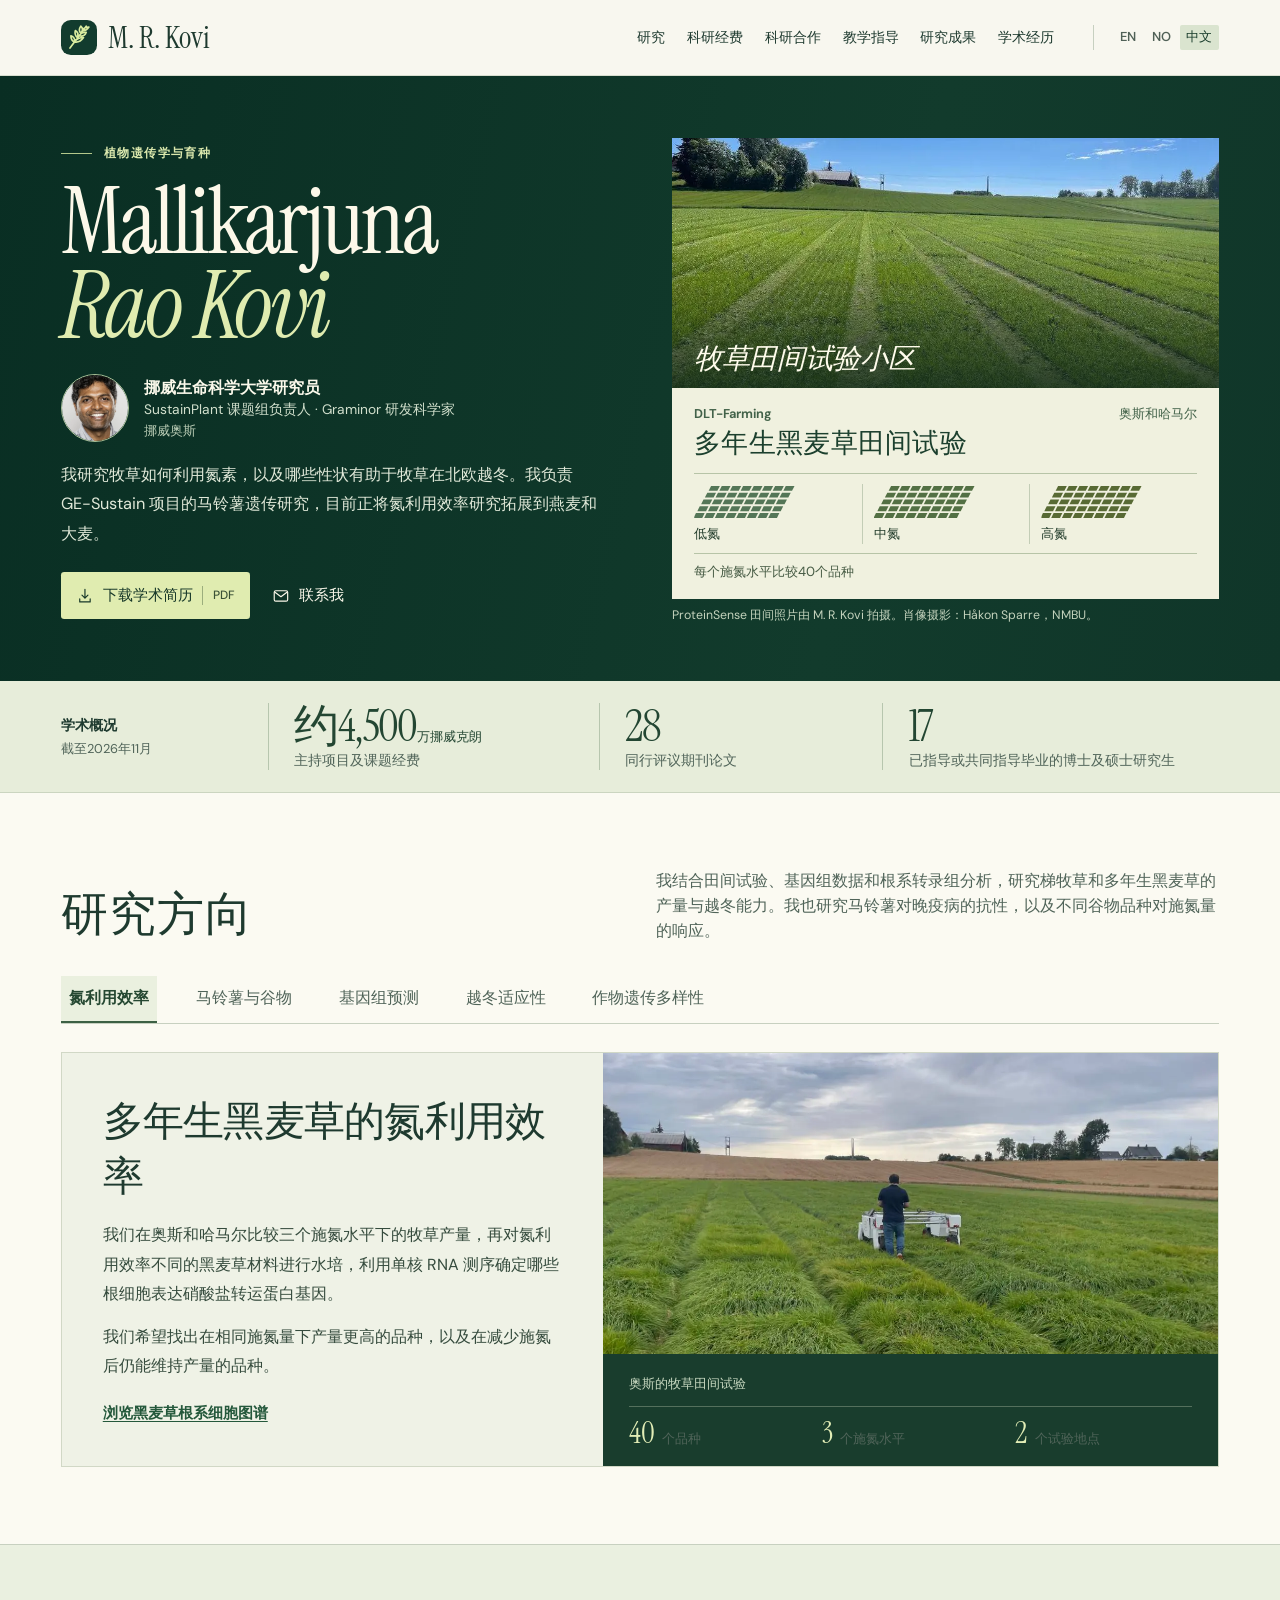
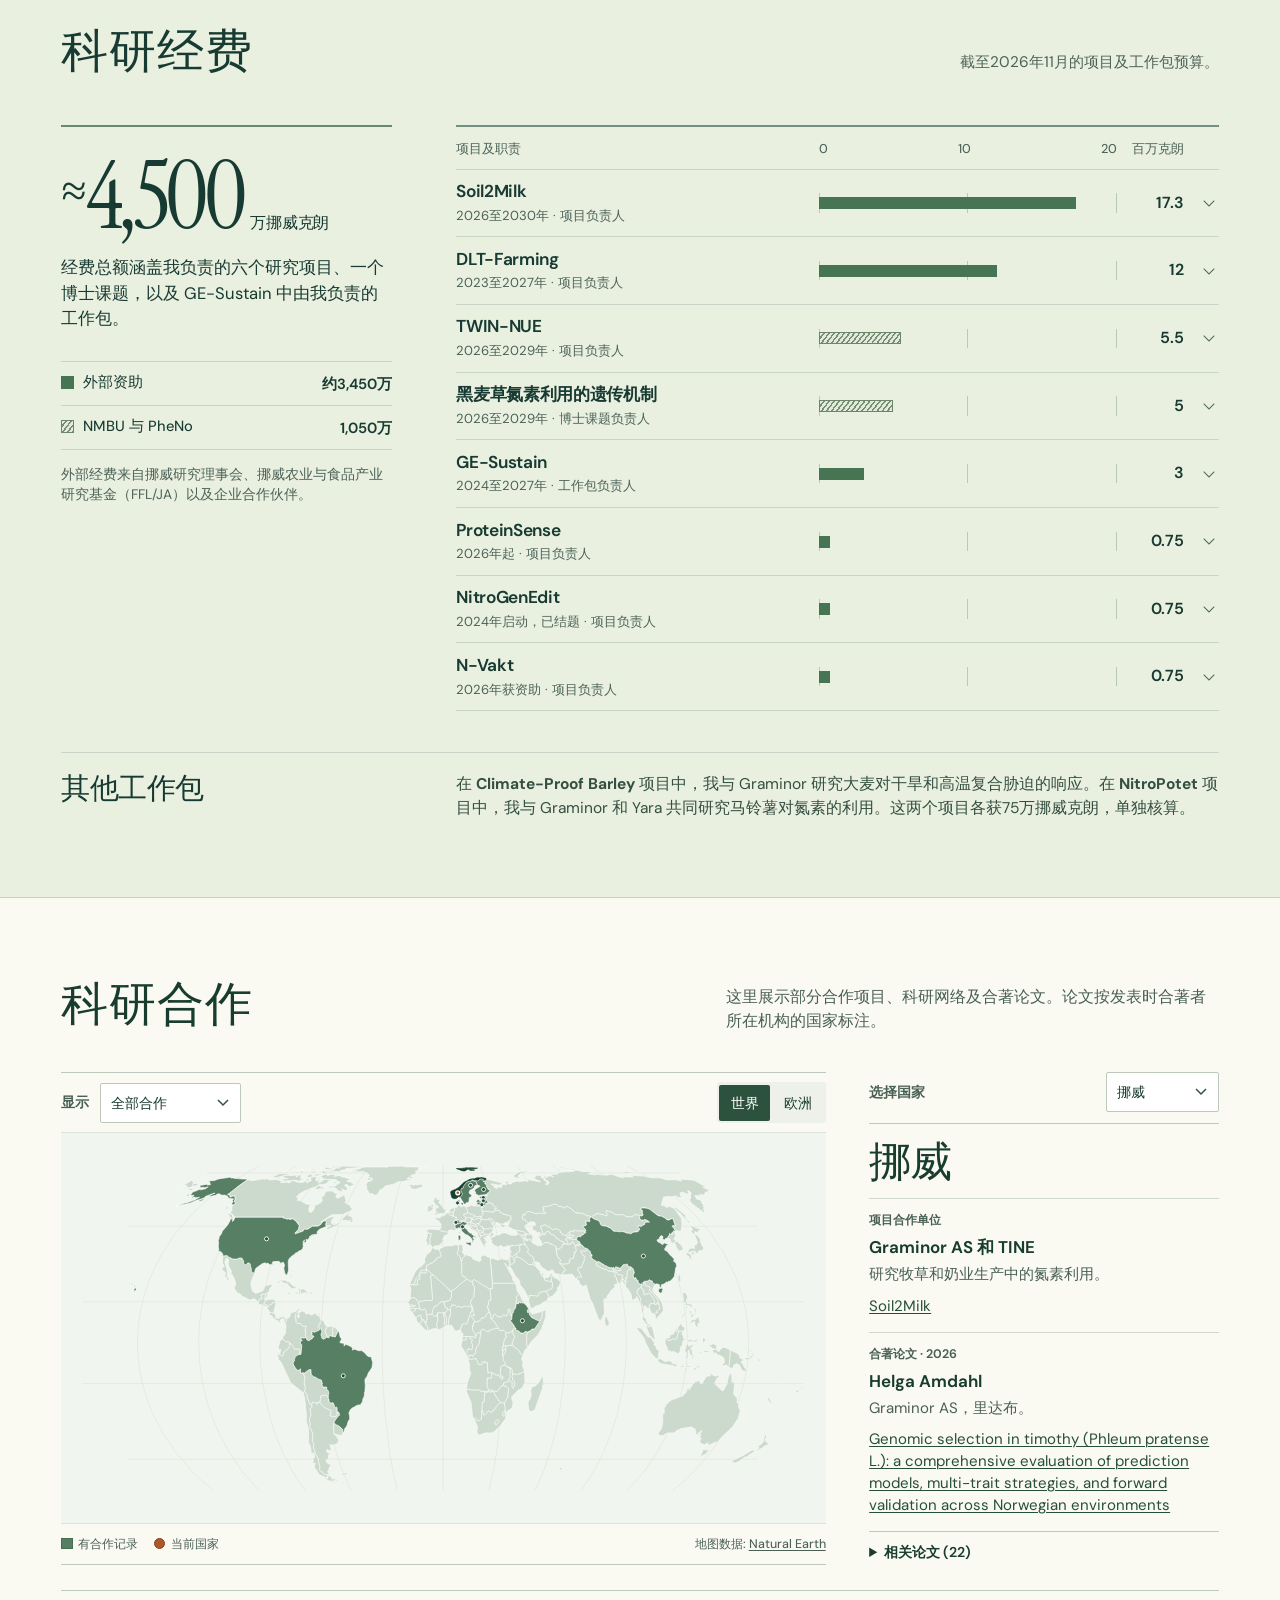
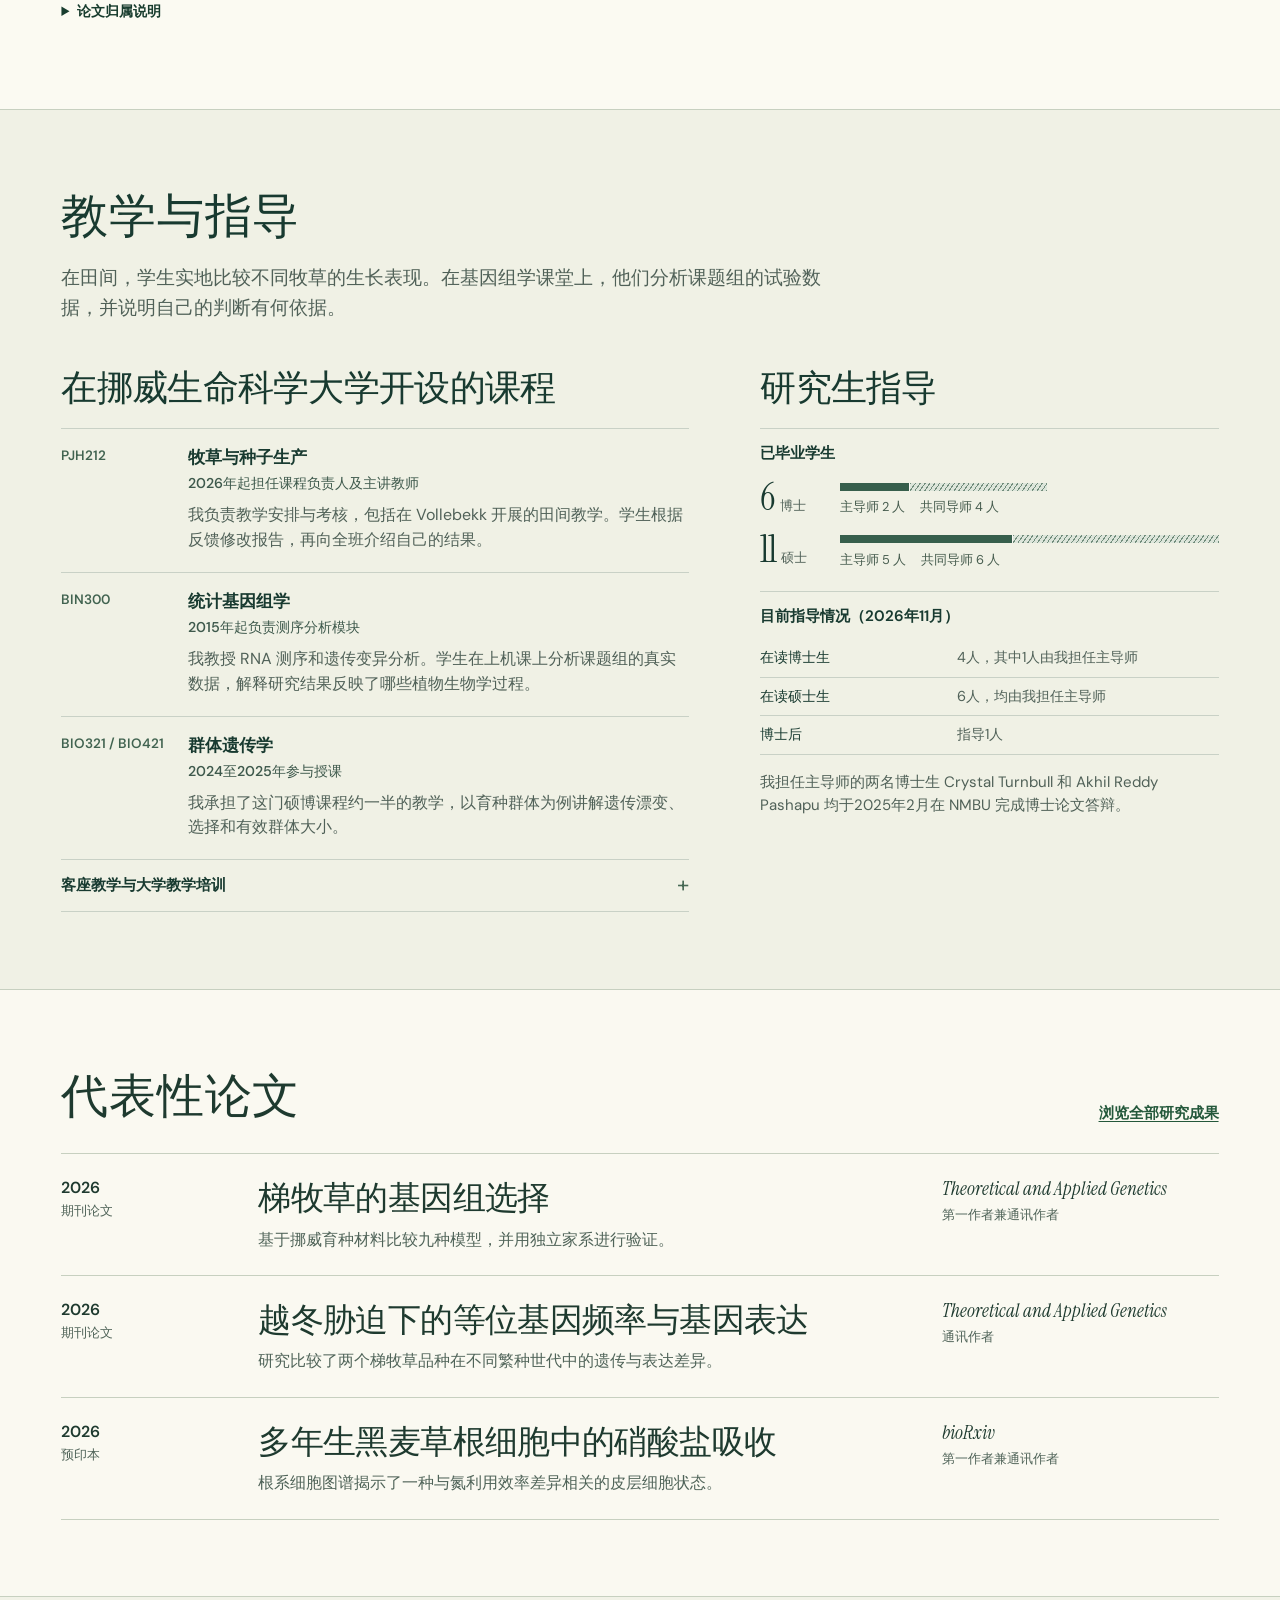
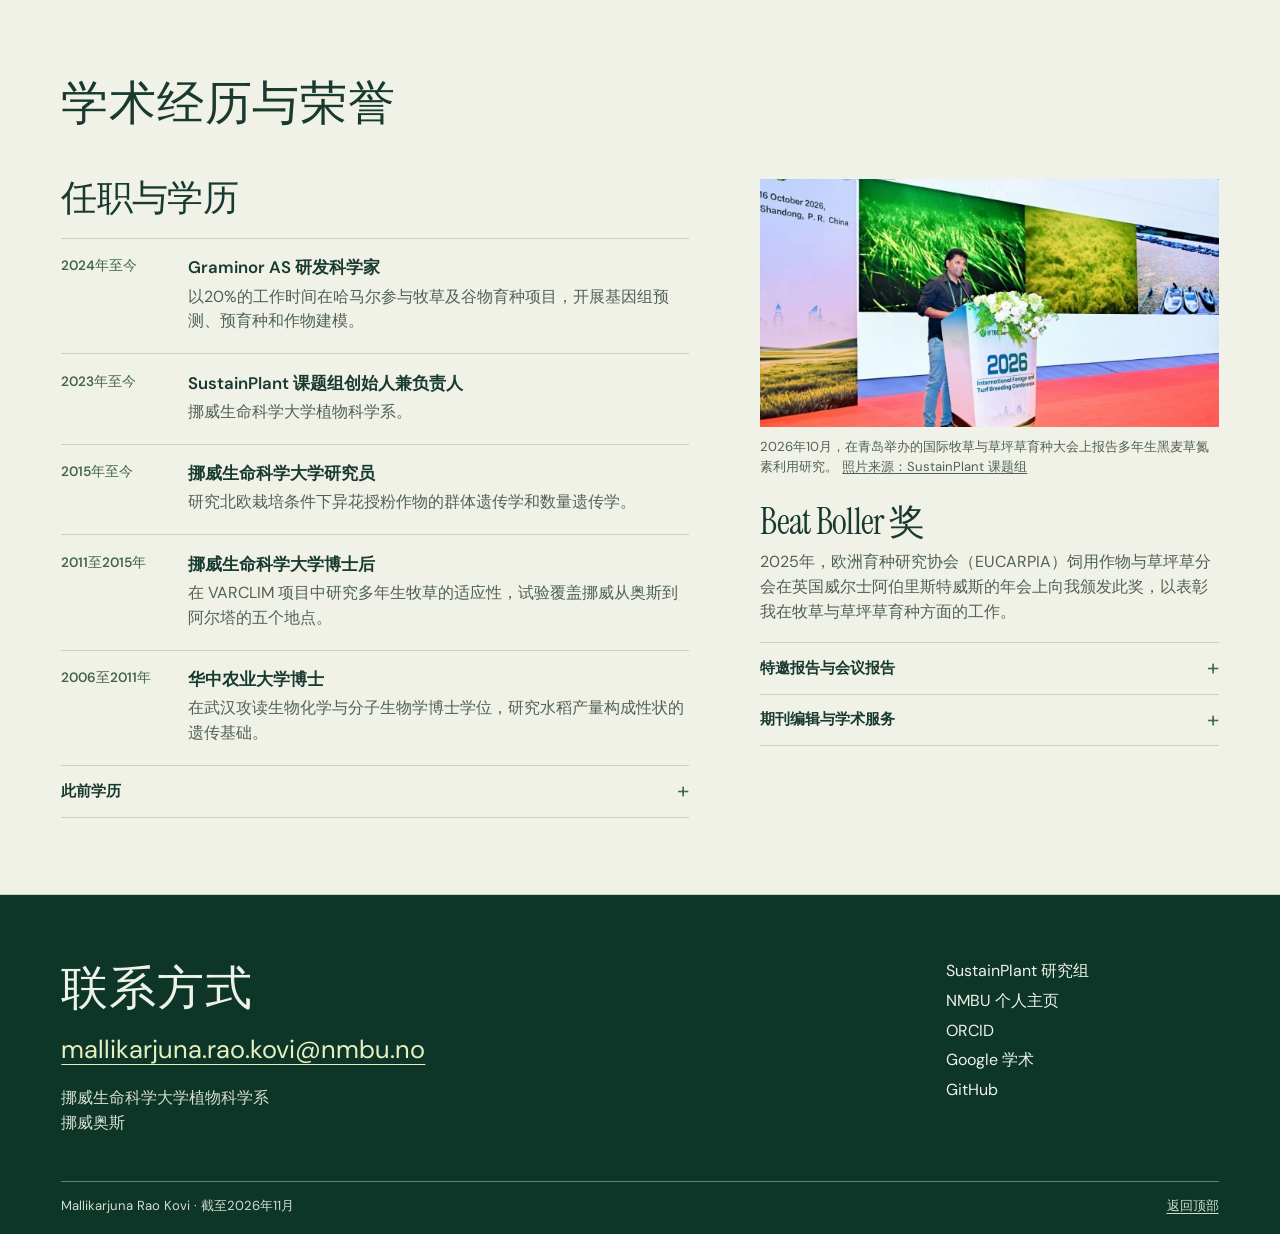
<file: index-zh.html>
<!doctype html>
<html lang="zh-Hans"><head>
<meta charset="utf-8"><meta name="viewport" content="width=device-width,initial-scale=1"><meta name="theme-color" content="#0b3024">
<title>Mallikarjuna Rao Kovi | 植物遗传学与育种</title>
<meta name="description" content="Mallikarjuna Rao Kovi 在挪威生命科学大学与 Graminor 从事牧草育种、马铃薯抗病性以及燕麦和大麦氮素利用研究。本页收录其研究项目、论文及教学经历。"><link rel="canonical" href="https://kovimallik.github.io/index-zh.html">
<link rel="alternate" hreflang="en" href="https://kovimallik.github.io/">
<link rel="alternate" hreflang="nb" href="https://kovimallik.github.io/index-no.html">
<link rel="alternate" hreflang="zh-Hans" href="https://kovimallik.github.io/index-zh.html">
<link rel="alternate" hreflang="x-default" href="https://kovimallik.github.io/">
<meta property="og:type" content="profile"><meta property="og:title" content="Mallikarjuna Rao Kovi | 植物遗传学与育种"><meta property="og:description" content="Mallikarjuna Rao Kovi 在挪威生命科学大学与 Graminor 从事牧草育种、马铃薯抗病性以及燕麦和大麦氮素利用研究。本页收录其研究项目、论文及教学经历。"><meta property="og:url" content="https://kovimallik.github.io/index-zh.html"><meta property="og:image" content="https://kovimallik.github.io/assets/portrait.webp">
<link rel="icon" href="./assets/mark.svg" type="image/svg+xml"><link rel="preload" href="./assets/fonts/InstrumentSerif-Regular.woff" as="font" type="font/woff" crossorigin>
<link rel="stylesheet" href="./style.css"><link rel="stylesheet" href="./funding.css"><link rel="stylesheet" href="./teaching.css"><link rel="stylesheet" href="./world-map.css"><link rel="stylesheet" href="./journal.css"><script src="./script.js" defer></script><script src="./world-map.js" defer></script>
</head><body><a href="#main" class="skip">跳至正文</a>
<header class="site-header"><div class="wrap headbar">
<a class="wordmark" href="#main" aria-label="M. R. Kovi · 首页"><img src="./assets/mark.svg" width="33" height="33" alt="">M. R. Kovi</a>
<nav class="main-nav" id="main-nav" aria-label="主导航"><a href="#research">研究</a><a href="#funding">科研经费</a><a href="#collaborations">科研合作</a><a href="#teaching">教学指导</a><a href="#publications">研究成果</a><a href="#career">学术经历</a></nav>
<nav class="languages" aria-label="选择语言"><a href="./index.html" lang="en" hreflang="en" aria-label="English" data-language="en">EN</a> <a href="./index-no.html" lang="nb" hreflang="nb" aria-label="Norsk bokmål" data-language="no">NO</a> <a href="./index-zh.html" lang="zh-Hans" hreflang="zh-Hans" aria-label="简体中文" data-language="zh" aria-current="true">中文</a></nav>
<button type="button" class="menu-toggle" data-open="菜单" data-close="关闭菜单" aria-label="菜单" aria-controls="main-nav" aria-expanded="false"><span></span><span></span></button>
</div></header>
<main id="main">
<section class="masthead journal-hero" aria-labelledby="name">
  <div class="wrap journal-grid">
    <div class="journal-bio">
      <p class="journal-discipline">植物遗传学与育种</p>
      <h1 id="name" lang="en">Mallikarjuna<br><em>Rao Kovi</em></h1>
      <div class="journal-identity">
        <img src="./assets/portrait.webp" width="825" height="1100" alt="Mallikarjuna Rao Kovi 肖像" fetchpriority="high">
        <div><strong>挪威生命科学大学研究员</strong><span>SustainPlant 课题组负责人 · Graminor 研发科学家</span><span class="journal-location">挪威奥斯</span></div>
      </div>
      <p class="bio-copy">我研究牧草如何利用氮素，以及哪些性状有助于牧草在北欧越冬。我负责 GE-Sustain 项目的马铃薯遗传研究，目前正将氮利用效率研究拓展到燕麦和大麦。</p>
      <div class="bio-links"><a class="button" href="./Mallikarjuna-Rao-Kovi-CV-zh.pdf" download><svg class="icon" aria-hidden="true" viewBox="0 0 24 24"><path d="M12 3v12m-4-4 4 4 4-4M5 16v4h14v-4"/></svg>下载学术简历 <span>PDF</span></a><a class="plain-link" href="mailto:mallikarjuna.rao.kovi@nmbu.no"><svg class="icon" aria-hidden="true" viewBox="0 0 24 24"><rect x="3" y="5" width="18" height="14" rx="2"/><path d="m4 7 8 6 8-6"/></svg>联系我</a></div>
    </div>
    <figure class="field-plate">
      <div class="field-plate-image">
        <img src="./assets/proteinsense-field.webp" width="880" height="495" alt="Mallikarjuna Rao Kovi 拍摄的挪威牧草田间试验小区。" fetchpriority="high">
        <div class="field-plate-title"><span>牧草田间试验小区</span></div>
      </div>
      <div class="field-ledger">
        <div class="field-ledger-top"><span>DLT-Farming</span><span>奥斯和哈马尔</span></div>
        <h2>多年生黑麦草田间试验</h2>
        <div class="trial-key" aria-label="每个施氮水平比较40个品种"><div class="trial-treatment"><svg viewBox="0 0 108 39" aria-hidden="true" focusable="false"><path d="M17.6 2h9l-2.5 5h-9Z"/><path d="M28.6 2h9l-2.5 5h-9Z"/><path d="M39.6 2h9l-2.5 5h-9Z"/><path d="M50.6 2h9l-2.5 5h-9Z"/><path d="M61.6 2h9l-2.5 5h-9Z"/><path d="M72.6 2h9l-2.5 5h-9Z"/><path d="M83.6 2h9l-2.5 5h-9Z"/><path d="M94.6 2h9l-2.5 5h-9Z"/><path d="M13.7 9h9l-2.5 5h-9Z"/><path d="M24.7 9h9l-2.5 5h-9Z"/><path d="M35.7 9h9l-2.5 5h-9Z"/><path d="M46.7 9h9l-2.5 5h-9Z"/><path d="M57.7 9h9l-2.5 5h-9Z"/><path d="M68.7 9h9l-2.5 5h-9Z"/><path d="M79.7 9h9l-2.5 5h-9Z"/><path d="M90.7 9h9l-2.5 5h-9Z"/><path d="M9.8 16h9l-2.5 5h-9Z"/><path d="M20.8 16h9l-2.5 5h-9Z"/><path d="M31.8 16h9l-2.5 5h-9Z"/><path d="M42.8 16h9l-2.5 5h-9Z"/><path d="M53.8 16h9l-2.5 5h-9Z"/><path d="M64.8 16h9l-2.5 5h-9Z"/><path d="M75.8 16h9l-2.5 5h-9Z"/><path d="M86.8 16h9l-2.5 5h-9Z"/><path d="M5.9 23h9l-2.5 5h-9Z"/><path d="M16.9 23h9l-2.5 5h-9Z"/><path d="M27.9 23h9l-2.5 5h-9Z"/><path d="M38.9 23h9l-2.5 5h-9Z"/><path d="M49.9 23h9l-2.5 5h-9Z"/><path d="M60.9 23h9l-2.5 5h-9Z"/><path d="M71.9 23h9l-2.5 5h-9Z"/><path d="M82.9 23h9l-2.5 5h-9Z"/><path d="M2 30h9l-2.5 5h-9Z"/><path d="M13 30h9l-2.5 5h-9Z"/><path d="M24 30h9l-2.5 5h-9Z"/><path d="M35 30h9l-2.5 5h-9Z"/><path d="M46 30h9l-2.5 5h-9Z"/><path d="M57 30h9l-2.5 5h-9Z"/><path d="M68 30h9l-2.5 5h-9Z"/><path d="M79 30h9l-2.5 5h-9Z"/></svg><span>低氮</span></div><div class="trial-treatment"><svg viewBox="0 0 108 39" aria-hidden="true" focusable="false"><path d="M17.6 2h9l-2.5 5h-9Z"/><path d="M28.6 2h9l-2.5 5h-9Z"/><path d="M39.6 2h9l-2.5 5h-9Z"/><path d="M50.6 2h9l-2.5 5h-9Z"/><path d="M61.6 2h9l-2.5 5h-9Z"/><path d="M72.6 2h9l-2.5 5h-9Z"/><path d="M83.6 2h9l-2.5 5h-9Z"/><path d="M94.6 2h9l-2.5 5h-9Z"/><path d="M13.7 9h9l-2.5 5h-9Z"/><path d="M24.7 9h9l-2.5 5h-9Z"/><path d="M35.7 9h9l-2.5 5h-9Z"/><path d="M46.7 9h9l-2.5 5h-9Z"/><path d="M57.7 9h9l-2.5 5h-9Z"/><path d="M68.7 9h9l-2.5 5h-9Z"/><path d="M79.7 9h9l-2.5 5h-9Z"/><path d="M90.7 9h9l-2.5 5h-9Z"/><path d="M9.8 16h9l-2.5 5h-9Z"/><path d="M20.8 16h9l-2.5 5h-9Z"/><path d="M31.8 16h9l-2.5 5h-9Z"/><path d="M42.8 16h9l-2.5 5h-9Z"/><path d="M53.8 16h9l-2.5 5h-9Z"/><path d="M64.8 16h9l-2.5 5h-9Z"/><path d="M75.8 16h9l-2.5 5h-9Z"/><path d="M86.8 16h9l-2.5 5h-9Z"/><path d="M5.9 23h9l-2.5 5h-9Z"/><path d="M16.9 23h9l-2.5 5h-9Z"/><path d="M27.9 23h9l-2.5 5h-9Z"/><path d="M38.9 23h9l-2.5 5h-9Z"/><path d="M49.9 23h9l-2.5 5h-9Z"/><path d="M60.9 23h9l-2.5 5h-9Z"/><path d="M71.9 23h9l-2.5 5h-9Z"/><path d="M82.9 23h9l-2.5 5h-9Z"/><path d="M2 30h9l-2.5 5h-9Z"/><path d="M13 30h9l-2.5 5h-9Z"/><path d="M24 30h9l-2.5 5h-9Z"/><path d="M35 30h9l-2.5 5h-9Z"/><path d="M46 30h9l-2.5 5h-9Z"/><path d="M57 30h9l-2.5 5h-9Z"/><path d="M68 30h9l-2.5 5h-9Z"/><path d="M79 30h9l-2.5 5h-9Z"/></svg><span>中氮</span></div><div class="trial-treatment"><svg viewBox="0 0 108 39" aria-hidden="true" focusable="false"><path d="M17.6 2h9l-2.5 5h-9Z"/><path d="M28.6 2h9l-2.5 5h-9Z"/><path d="M39.6 2h9l-2.5 5h-9Z"/><path d="M50.6 2h9l-2.5 5h-9Z"/><path d="M61.6 2h9l-2.5 5h-9Z"/><path d="M72.6 2h9l-2.5 5h-9Z"/><path d="M83.6 2h9l-2.5 5h-9Z"/><path d="M94.6 2h9l-2.5 5h-9Z"/><path d="M13.7 9h9l-2.5 5h-9Z"/><path d="M24.7 9h9l-2.5 5h-9Z"/><path d="M35.7 9h9l-2.5 5h-9Z"/><path d="M46.7 9h9l-2.5 5h-9Z"/><path d="M57.7 9h9l-2.5 5h-9Z"/><path d="M68.7 9h9l-2.5 5h-9Z"/><path d="M79.7 9h9l-2.5 5h-9Z"/><path d="M90.7 9h9l-2.5 5h-9Z"/><path d="M9.8 16h9l-2.5 5h-9Z"/><path d="M20.8 16h9l-2.5 5h-9Z"/><path d="M31.8 16h9l-2.5 5h-9Z"/><path d="M42.8 16h9l-2.5 5h-9Z"/><path d="M53.8 16h9l-2.5 5h-9Z"/><path d="M64.8 16h9l-2.5 5h-9Z"/><path d="M75.8 16h9l-2.5 5h-9Z"/><path d="M86.8 16h9l-2.5 5h-9Z"/><path d="M5.9 23h9l-2.5 5h-9Z"/><path d="M16.9 23h9l-2.5 5h-9Z"/><path d="M27.9 23h9l-2.5 5h-9Z"/><path d="M38.9 23h9l-2.5 5h-9Z"/><path d="M49.9 23h9l-2.5 5h-9Z"/><path d="M60.9 23h9l-2.5 5h-9Z"/><path d="M71.9 23h9l-2.5 5h-9Z"/><path d="M82.9 23h9l-2.5 5h-9Z"/><path d="M2 30h9l-2.5 5h-9Z"/><path d="M13 30h9l-2.5 5h-9Z"/><path d="M24 30h9l-2.5 5h-9Z"/><path d="M35 30h9l-2.5 5h-9Z"/><path d="M46 30h9l-2.5 5h-9Z"/><path d="M57 30h9l-2.5 5h-9Z"/><path d="M68 30h9l-2.5 5h-9Z"/><path d="M79 30h9l-2.5 5h-9Z"/></svg><span>高氮</span></div></div>
        <p>每个施氮水平比较40个品种</p>
      </div>
      <figcaption>ProteinSense 田间照片由 M. R. Kovi 拍摄。肖像摄影：Håkon Sparre，NMBU。</figcaption>
    </figure>
  </div>
</section>
<div class="record-band"><div class="wrap record-strip"><div class="record-heading"><strong>学术概况</strong><span>截至2026年11月</span></div><a href="#funding" class="metric"><span class="metric-value">约4,500<small>万挪威克朗</small></span><span class="metric-label">主持项目及课题经费</span></a><a href="#publications" class="metric"><span class="metric-value">28</span><span class="metric-label">同行评议期刊论文</span></a><a href="#teaching" class="metric"><span class="metric-value">17</span><span class="metric-label">已指导或共同指导毕业的博士及硕士研究生</span></a></div>
</div>
<section class="chapter research" id="research"><div class="wrap"><header class="lead-heading"><h2>研究方向</h2><p>我结合田间试验、基因组数据和根系转录组分析，研究梯牧草和多年生黑麦草的产量与越冬能力。我也研究马铃薯对晚疫病的抗性，以及不同谷物品种对施氮量的响应。</p></header>
<div class="theme-nav" aria-label="研究主题" hidden><button type="button" data-theme="nitrogen">氮利用效率</button><button type="button" data-theme="potato-cereals">马铃薯与谷物</button><button type="button" data-theme="prediction">基因组预测</button><button type="button" data-theme="adaptation">越冬适应性</button><button type="button" data-theme="resources">作物遗传多样性</button></div>
<article class="theme-panel" id="nitrogen"><div class="theme-copy"><h3>多年生黑麦草的氮利用效率</h3><p>我们在奥斯和哈马尔比较三个施氮水平下的牧草产量，再对氮利用效率不同的黑麦草材料进行水培，利用单核 RNA 测序确定哪些根细胞表达硝酸盐转运蛋白基因。</p><p>我们希望找出在相同施氮量下产量更高的品种，以及在减少施氮后仍能维持产量的品种。</p><a class="text-link" href="https://kovimallik.github.io/lolium-root-atlas/">浏览黑麦草根系细胞图谱</a></div><figure class="field-study"><img src="./assets/field-phenotyping.webp" width="1200" height="675" loading="lazy" alt="研究人员在 NMBU 的牧草试验田使用表型测量平台。"><figcaption><span>奥斯的牧草田间试验</span><div class="trial-design"><div><strong>40</strong><span>个品种</span></div><div><strong>3</strong><span>个施氮水平</span></div><div><strong>2</strong><span>个试验地点</span></div></div></figcaption></figure></article>
<article class="theme-panel" id="potato-cereals">
  <div class="theme-copy"><h3>马铃薯抗病性与谷物氮利用效率</h3><p>在 GE-Sustain 项目中，我负责发掘与马铃薯晚疫病抗性和块茎加工品质相关的基因。块茎中的天冬酰胺含量是我们关注的品质性状之一。</p><p>在 TWIN-NUE 项目中，我们通过多次三维扫描，比较燕麦和多年生黑麦草在不同供氮水平下的生长情况。我正将这项研究拓展到大麦，考察哪些品种在相同施氮量下产量更高，或在减少施氮后仍能维持产量。</p></div>
  <div class="trait-note"><h4>项目分工</h4><dl>
    <dt><a href="https://www.sustainplantgroup.com/pages/research.html#ge-sustain">GE-Sustain</a></dt><dd>负责马铃薯基因发掘工作包</dd>
    <dt><a href="https://www.nmbu.no/en/research/projects/twin-nue">TWIN-NUE</a></dt><dd>项目负责人，研究燕麦和黑麦草的氮素利用</dd>
  </dl></div>
</article>
<article class="theme-panel" id="prediction"><div class="theme-copy"><h3>用独立家系检验基因组预测模型</h3><p>我们与 Graminor 合作，在梯牧草中比较了九种基因组预测模型。在训练群体内进行交叉验证时，预测值与实测值的平均相关系数为 0.62；在 213 个独立家系中验证时，该值降至 0.16。</p><p>独立家系验证更接近育种者为下一轮杂交选择亲本的实际情形。</p><a class="text-link" href="https://doi.org/10.1007/s00122-026-05371-x">阅读梯牧草研究论文</a></div><figure class="correlation"><figcaption>预测相关系数 <i>r</i></figcaption><div class="corr-row"><span>训练群体内交叉验证</span><div class="corr-track"><b style="--w:62%"></b></div><strong>0.62</strong></div><div class="corr-row"><span>独立家系验证</span><div class="corr-track"><b style="--w:16%"></b></div><strong>0.16</strong></div><p>30 种性状与数据集组合的平均 Pearson 相关系数。图示范围为 0 至 1。</p></figure></article>
<article class="theme-panel" id="adaptation"><div class="theme-copy"><h3>种子繁育过程中的越冬适应性</h3><p>北方梯牧草品种的种子常在较低纬度地区繁育。我们追踪不同繁种世代的等位基因频率和基因表达，并检测植株经历低温冻结和冰封后的恢复能力。</p><p>我们关注的是，品种经异地繁种后能否保持育成时的越冬能力。</p><a class="text-link" href="https://doi.org/10.1007/s00122-026-05270-1">阅读越冬胁迫研究论文</a></div><div class="trait-note"><h4>越冬相关性状</h4><dl><dt>耐冻性</dt><dd>冻结胁迫后的再生能力</dd><dt>耐冰封性</dt><dd>长时间冰层覆盖下的存活能力</dd></dl></div></article>
<article class="theme-panel" id="resources"><div class="theme-copy"><h3>结实性与作物遗传资源</h3><p>我们比较了结实率不同的四倍体红三叶植株的基因表达，也为草甸羊茅建立了开放的基因组数据库，供研究者定位基因和比较序列。</p><a class="text-link" href="https://doi.org/10.1038/srep44383">阅读红三叶研究论文</a></div><div class="trait-note"><h4>基因组资源</h4><dl><dt><a href="https://doi.org/10.1093/database/baaa046">ForageGrassBase</a></dt><dd>草甸羊茅基因组数据库</dd></dl></div></article></div></section>
<section lang="zh-Hans" class="chapter funding" id="funding" aria-labelledby="funding-title">
  <div class="wrap">
    <header class="fund-heading">
      <h2 id="funding-title">科研经费</h2>
      <p>截至2026年11月的项目及工作包预算。</p>
    </header>
    <div class="fund-layout">
      <div class="fund-overview">
        <p class="fund-total"><span class="fund-approx" aria-label="约">≈</span>4,500<span class="fund-unit">万挪威克朗</span></p>
        <p class="fund-scope">经费总额涵盖我负责的六个研究项目、一个博士课题，以及 GE-Sustain 中由我负责的工作包。</p>
        <dl class="fund-source-list">
          <div>
            <dt><i class="fund-key" aria-hidden="true"></i>外部资助</dt>
            <dd>约3,450万</dd>
          </div>
          <div>
            <dt><i class="fund-key fund-internal-key" aria-hidden="true"></i>NMBU 与 PheNo</dt>
            <dd>1,050万</dd>
          </div>
        </dl>
        <p class="fund-source-note">外部经费来自挪威研究理事会、挪威农业与食品产业研究基金（FFL/JA）以及企业合作伙伴。</p>
      </div>
      <div class="fund-chart" aria-label="项目预算，单位为百万挪威克朗">
        <div class="fund-chart-head" aria-hidden="true">
          <span class="fund-project-label">项目及职责</span>
          <span class="fund-chart-axis"><span>0</span><span>10</span><span>20</span></span>
          <span class="fund-amount-label">百万克朗</span>
        </div>
        <!-- Each budget is plotted on the same 0 to 20百万挪威克朗 scale. -->
        <details class="fund-row">
          <summary>
            <span class="fund-label"><strong>Soil2Milk</strong><small>2026至2030年 · 项目负责人</small></span>
            <span class="fund-plot" aria-hidden="true"><i style="--share:86.5%"></i></span>
            <span class="fund-amount">17.3<span class="fund-sr">百万挪威克朗</span></span><i class="fund-toggle" aria-hidden="true"></i>
          </summary>
          <div class="fund-detail"><p>我们跟踪氮素从禾草与三叶草混播草地经饲草进入奶牛的过程，同时测定饲草品质、氮损失和甲烷排放。挪威研究理事会资助1,600万挪威克朗，企业伙伴资助130万挪威克朗。合作方包括 TINE、Graminor、Yara 和挪威农业推广服务机构。</p>
            <a href="https://www.nmbu.no/en/research/projects/soil2milk">NMBU 的 Soil2Milk 项目介绍</a></div>
        </details>
        <details class="fund-row">
          <summary>
            <span class="fund-label"><strong>DLT-Farming</strong><small>2023至2027年 · 项目负责人</small></span>
            <span class="fund-plot" aria-hidden="true"><i style="--share:60%"></i></span>
            <span class="fund-amount">12<span class="fund-sr">百万挪威克朗</span></span><i class="fund-toggle" aria-hidden="true"></i>
          </summary>
          <div class="fund-detail"><p>我们在挪威奥斯和哈马尔比较40个多年生黑麦草品种在三个施氮水平下的表现。借助田间机器人、无人机和传感器，我们研究冠层性状与干物质产量、饲草品质之间的关系。公共资金和企业资助分别为986万和214万挪威克朗。合作方包括 Graminor、BioDrone 和埃森哲。</p>
            <a href="https://www.nmbu.no/en/research/projects/dlt-farming">NMBU 的 DLT-Farming 项目介绍</a></div>
        </details>
        <details class="fund-row fund-internal">
          <summary>
            <span class="fund-label"><strong>TWIN-NUE</strong><small>2026至2029年 · 项目负责人</small></span>
            <span class="fund-plot" aria-hidden="true"><i style="--share:27.5%"></i></span>
            <span class="fund-amount">5.5<span class="fund-sr">百万挪威克朗</span></span><i class="fund-toggle" aria-hidden="true"></i>
          </summary>
          <div class="fund-detail"><p>我们每天进行三维扫描，记录黑麦草和燕麦在不同供氮水平下的生长过程，再结合基因组数据，建立不同基因型对施肥响应的模型。项目由 NMBU 与挪威植物表型研究基础设施平台（PheNo）资助。</p>
            <a href="https://www.nmbu.no/en/research/projects/twin-nue">NMBU 的 TWIN-NUE 项目介绍</a></div>
        </details>
        <details class="fund-row fund-internal">
          <summary>
            <span class="fund-label"><strong>黑麦草氮素利用的遗传机制</strong><small>2026至2029年 · 博士课题负责人</small></span>
            <span class="fund-plot" aria-hidden="true"><i style="--share:25%"></i></span>
            <span class="fund-amount">5<span class="fund-sr">百万挪威克朗</span></span><i class="fund-toggle" aria-hidden="true"></i>
          </summary>
          <div class="fund-detail"><p>这项由 NMBU 资助的博士课题利用基因编辑，检验候选基因如何影响多年生黑麦草对氮素的吸收与利用。</p>
            <a href="https://www.sustainplantgroup.com/pages/team.html">SustainPlant 团队的博士研究</a></div>
        </details>
        <details class="fund-row">
          <summary>
            <span class="fund-label"><strong>GE-Sustain</strong><small>2024至2027年 · 工作包负责人</small></span>
            <span class="fund-plot" aria-hidden="true"><i style="--share:15%"></i></span>
            <span class="fund-amount">3<span class="fund-sr">百万挪威克朗</span></span><i class="fund-toggle" aria-hidden="true"></i>
          </summary>
          <div class="fund-detail"><p>我负责鉴定影响马铃薯抗病性和加工品质的基因。由 Graminor 牵头的项目总预算为1,600万挪威克朗，其中我负责的工作包为300万挪威克朗。</p>
            <a href="https://www.sustainplantgroup.com/pages/research.html#ge-sustain">SustainPlant 的 GE-Sustain 项目介绍</a></div>
        </details>
        <details class="fund-row">
          <summary>
            <span class="fund-label"><strong>ProteinSense</strong><small>2026年起 · 项目负责人</small></span>
            <span class="fund-plot" aria-hidden="true"><i style="--share:3.75%"></i></span>
            <span class="fund-amount">0.75<span class="fund-sr">百万挪威克朗</span></span><i class="fund-toggle" aria-hidden="true"></i>
          </summary>
          <div class="fund-detail"><p>我们与 TINE、Yara 和 Graminor 合作，检验无人机影像与田间测量能否预测牧草粗蛋白含量，从而帮助农户选择收获时间。项目由 FFL/JA 资助。</p>
            <a href="https://www.nmbu.no/en/research/projects/proteinsense">NMBU 的 ProteinSense 项目介绍</a></div>
        </details>
        <details class="fund-row">
          <summary>
            <span class="fund-label"><strong>NitroGenEdit</strong><small>2024年启动，已结题 · 项目负责人</small></span>
            <span class="fund-plot" aria-hidden="true"><i style="--share:3.75%"></i></span>
            <span class="fund-amount">0.75<span class="fund-sr">百万挪威克朗</span></span><i class="fund-toggle" aria-hidden="true"></i>
          </summary>
          <div class="fund-detail"><p>在这项由 FFL/JA 资助、与 Graminor 合作的预研项目中，我们在水培条件下筛选黑麦草品种，并选出用于研究氮素运输与代谢的候选基因。</p>
            <a href="https://www.nmbu.no/en/research/projects/nitrogenedit">NMBU 的 NitroGenEdit 项目介绍</a></div>
        </details>
        <details class="fund-row">
          <summary>
            <span class="fund-label"><strong>N-Vakt</strong><small>2026年获资助 · 项目负责人</small></span>
            <span class="fund-plot" aria-hidden="true"><i style="--share:3.75%"></i></span>
            <span class="fund-amount">0.75<span class="fund-sr">百万挪威克朗</span></span><i class="fund-toggle" aria-hidden="true"></i>
          </summary>
          <div class="fund-detail"><p>我们将与 Agdir Drift AS 合作，检验卫星数据能否识别氮素盈余且存在淋失风险的草地。项目于2026年获 FFL/JA 资助。</p>
            <a href="https://www.landbruksdirektoratet.no/nb/nyhetsrom/nyhetsarkiv/fra-presisjonsjordbruk-til-avokado-21-nye-og-spennende-utredninger-og-forprosjekter-innen-jordbruk-og-matindustri">挪威农业管理局资助公告</a></div>
        </details>
      </div>
    </div>
    <aside class="fund-related">
      <h3>其他工作包</h3>
      <p>在 <strong>Climate-Proof Barley</strong> 项目中，我与 Graminor 研究大麦对干旱和高温复合胁迫的响应。在 <strong>NitroPotet</strong> 项目中，我与 Graminor 和 Yara 共同研究马铃薯对氮素的利用。这两个项目各获75万挪威克朗，单独核算。</p>
    </aside>
  </div>
</section>

<section class="chapter network-section" id="collaborations" aria-labelledby="network-title"><div class="wrap">
<header class="network-heading"><h2 id="network-title">科研合作</h2><p>这里展示部分合作项目、科研网络及合著论文。论文按发表时合著者所在机构的国家标注。</p></header>
<div class="network-layout"><div class="network-atlas">
<div class="network-toolbar" hidden>
<label class="network-select-label" for="network-type">显示</label><select id="network-type" data-network-type><option value="all">全部合作</option><option value="project">项目与科研网络</option><option value="paper">合著论文</option></select>
<div class="network-zoom" aria-label="地图范围" role="group"><button type="button" data-network-zoom="world" aria-pressed="true">世界</button><button type="button" data-network-zoom="europe" aria-pressed="false">欧洲</button></div></div>
<figure class="network-figure">
<svg xmlns="http://www.w3.org/2000/svg" class="network-map" role="group" aria-label="部分科研合作的世界分布" viewBox="0 -12 880 392" data-world-box="0 -12 880 392" data-europe-box="387 5 150 87">
<image href="./assets/collaboration-geography.svg" x="0" y="-12" width="880" height="392" aria-hidden="true"/>
<a href="#network-nor" data-network-iso="NOR" data-europe="true" aria-label="挪威"><title>挪威</title><path d="M462 0.3L462.5 0L464.6 -0L466.5 0.3L471.4 1L467.9 1.4L467.2 2.2L466 2.4L465.5 3.3L463.7 3.3L460.4 2.6L461.6 2.3L459.4 2L456.4 1.1L455.2 0.4ZM489.7 13.3L487.2 14L486 14.1L486.3 13L484.1 12.4L481.8 12.9L481.3 14.1L479.9 14.8L478.1 14.4L476 14.5L474 13.6L473.2 14.1L472.2 14.1L472.2 15.2L469.1 15L468.8 15.9L467.3 15.9L462.8 21.7L463.5 22.3L463 23.1L461.3 23.1L460.4 24.9L460.8 27.5L462 28.5L461.7 31L460.4 32.4L459.7 33.7L458.4 32.3L455.1 34.8L452.7 35.3L450.2 34.2L449.4 31.9L448.6 27.2L450.2 25.9L454.6 24.2L457.8 22.3L460.6 19.7L464.1 16.3L466.6 15L470.6 12.9L473.9 12.2L476.6 12.3L478.7 11L481.5 11.1L484.3 10.8L489.6 11.9L487.7 12.3ZM479.7 -0L477.7 0.5L473.5 0.6L465.1 -0.2L473 -0.5L476.7 -0.3ZM476.4 2.1L473.2 2.6L470.6 2.3L471.5 2L470.6 1.7L473.5 1.5L474.2 1.9Z" vector-effect="non-scaling-stroke"/><circle class="network-marker" cx="456.9" cy="28.4" r="2.3" vector-effect="non-scaling-stroke"/></a>
<a href="#network-bra" data-network-iso="BRA" data-europe="false" aria-label="巴西"><title>巴西</title><path d="M325 304.4L324.1 302.8L324.8 301.4L323.1 299.5L321.1 297.9L318.5 296L317.7 296.1L315 293.8L313.7 294.1L315.9 290.1L317.8 287.3L319.1 286.1L320.7 284.4L320.4 282L319 280.3L318 280.9L317.9 275.7L317.1 275.2L316.3 275.7L315.4 275.5L313.8 270.7L312.2 269.9L311.4 270.5L308.9 269.9L308.5 265.8L307.6 264.1L308.2 263.4L307.8 261.7L308.2 260.3L308.3 257.9L307.6 256L306.2 255.1L305.9 253.9L306 252.1L301.6 252L300.3 248.4L301 248.4L300 244.3L298.6 243.4L297.1 243.4L296.1 242.5L294.5 241.9L293.5 240.7L290.8 240.2L288.1 237.4L287.8 231.8L284.8 232.3L283.6 233.5L281.7 234.7L281.3 235.7L280.1 235.8L278.3 235.5L277.1 236L276 235.7L275.7 230.9L274 232.8L271.9 232.7L270.9 231L269.3 230.8L269.7 229.5L268.3 227.6L267.2 224.7L267.7 224.2L267.7 222.8L269 221.9L268.7 220.2L269.3 219.1L269.4 217.7L272 215.5L273.9 214.9L274.2 214.4L276.3 214.6L277.1 205.9L277.2 204.5L276.8 202.7L275.7 201.6L275.8 199.3L277.1 198.8L277.6 199.1L277.6 197.9L276.3 197.6L276.3 195.6L280.8 195.7L281.6 194.6L282.3 195.6L282.7 197.4L283.1 197L284.4 198.7L286.2 198.5L286.7 197.5L288.5 196.8L289.4 196.3L289.7 194.9L291.4 194L291.3 193.4L289.3 193.1L289 191.1L289.2 189L288.1 188.2L288.6 187.9L290.3 188.3L292.2 189.1L292.8 188.3L294.5 187.9L297.2 186.7L298.1 185.5L297.8 184.6L299 184.4L299.6 185.2L299.2 186.5L300 187L300.5 188.5L299.8 189.6L299.4 192.3L300 193.9L300.1 195.4L301.5 196.8L302.7 197L303 196.4L303.7 196.2L304.8 195.7L305.5 194.8L308.7 195.3L308.8 193.1L309.7 193.3L310.8 193L312.1 193.7L313.2 194.3L313.9 193.5L314.4 193.6L314.7 194.5L315.9 194.3L319 187.9L319.8 187.7L320.3 189.5L321.6 195L322.8 195.5L322.8 197.7L321.1 200.3L321.8 201.2L325.9 201.7L326 204.9L327.8 202.8L330.8 204L334.7 205.9L335.8 207.8L335.5 209.5L338.2 208.5L342.8 210.2L346.3 210.1L349.8 212.7L352.8 216.2L354.7 217.1L356.7 217.3L357.5 218.3L358.4 222.3L358.9 224.2L358.1 229.4L357 231.4L353.9 235.8L352.6 239.3L351 242L350.4 242.1L349.9 244.4L350.4 250.2L350.1 255L350 257L349.4 258.2L349.3 262.3L347.4 266.3L347.3 269.4L345.6 270.7L345.3 272.6L342.8 272.6L339.4 273.7L338 275.1L335.6 275.9L333.2 278.3L331.7 281.3L331.7 283.5L332.3 285.2L332.4 288.2L332.1 289.6L330.8 291.2L329.3 296.4L327.8 298.7L326.6 300L326.1 302.8Z" vector-effect="non-scaling-stroke"/><circle class="network-marker" cx="325.0" cy="239.1" r="2.3" vector-effect="non-scaling-stroke"/></a>
<a href="#network-chn" data-network-iso="CHN" data-europe="false" aria-label="中国"><title>中国</title><path d="M690.6 144L688.6 143L687.9 140.4L688.7 139L691 138.2L692.3 138.2L693.1 139.4L692.4 140.7L692.3 142.5ZM604.3 73.8L603.6 72.3L604.7 71.6L600.9 67L604.4 66L605.1 65.4L604.4 60.8L608.7 61.6L609.2 60.5L608 58L609.5 57.7L610.1 56.1L610.8 55.9L612.2 57.6L614.6 58.9L617.9 59.9L620.4 61.9L621.2 64.9L622.5 66.1L625.1 66.5L628 66.9L631.2 68.5L632.6 68.8L634.8 71.2L636.8 72.8L639 72.7L643.5 73.3L646.1 73L648.3 73.4L652.2 75L654.7 75L656 75.8L657.6 74.4L660.4 73.5L663.4 73.4L665.3 72.4L665.9 71L666.8 70.1L666 69.2L664.7 68.2L664.7 66.5L666 66.8L668.4 67.3L669.5 65.9L672 64.9L672.3 63.2L673.2 62.5L675.8 62.1L677.6 62.4L677.2 61.5L674.1 59.7L672 58.9L671.1 59.9L668.9 59.5L668 59.8L666.8 58.8L666.4 56.3L666 54.4L669 55.3L670.5 53.8L669.7 52.7L669.4 50.1L669.8 49.3L668.7 48L667.2 47.5L667.8 46.3L669.8 45.9L672.2 45.8L675.6 46.5L678 47.4L687.5 54.7L691.5 55.5L695.3 57.3L697.9 59.6L700.9 59.6L701.8 58.6L704.5 57.9L707.3 66.4L704.5 66L703.5 66.9L705.6 69.1L707.5 72.3L706.5 72.3L707.4 73.7L705 72.1L705.2 73.6L702.8 74.8L704.1 76.2L702.2 76.1L700.7 75.2L700.5 77.1L699.1 78.6L698.5 80.4L696 81.1L695.2 82.4L693.4 83.2L693.8 81.9L692.7 80.8L693.3 79L691.4 77.6L690.1 78.5L688.9 80.4L688.6 82.2L686.6 82.3L686.3 83.6L688.4 85.5L690.3 86L691.1 87.2L693.2 88L694.5 86L696.9 87.1L698.3 87.2L699.4 88.6L696.9 89.4L696.6 90.9L695.3 92.4L695.2 94.3L698.2 95.9L700.4 98.7L702.9 101.4L705.4 103.6L706.3 105.7L705.2 106.5L706.4 108.1L708.1 109L708.7 111.4L709.1 113.7L708 114L706.2 124.7L704 127.5L701.7 130L699.2 130.4L698.2 131.7L697.2 130.7L696.3 132.2L693.6 133.7L691.3 134.2L691.3 137.4L690.1 137.6L689 135.4L689.2 134.2L685.9 133.2L684.9 133.7L682.5 132.9L681.1 131.7L681 130L678.7 129.4L677.3 128.3L675.9 129.9L673.8 130.2L672 130.2L670.9 131L669.9 131.4L671.1 134.9L669.8 134.8L669.5 134.1L669.1 132.8L667.6 133.7L666.5 133.2L664.6 132L664.6 129.5L663 128.9L661.8 126.1L659.5 126.6L658.8 123.1L660.3 120.6L659.6 118.1L658.9 115.8L657.7 115.1L656.4 113.4L655.2 113.6L652.7 113.2L653 111.9L651.4 110.1L650.2 111.3L648.2 110.6L646.2 112.5L644.8 114.7L643.2 115.1L642 114.3L640.8 114.2L639 113.5L638 114.3L637.2 116.5L636.3 114.1L635.2 114.8L632.5 114.5L629.8 113.8L627.7 112.5L625.8 111.9L624.6 110.5L623.3 110.1L620.5 108.2L618.5 107.3L617.8 108L614.2 105.9L611.5 104.1L610 100.9L611.7 101.3L611.3 99.8L610 98.3L609.5 96L606.2 92.7L602.3 91.5L601 89.4L599 88.1L598.3 87.3L597.5 85.7L597.2 84.6L595.7 84L595.1 84.3L593.7 81.7L594.1 81.1L593.6 80.4L595.1 79.2L596.3 78.6L598.7 79L598.8 77.3L601.3 76.9L601.7 75.9L604.3 74.4Z" vector-effect="non-scaling-stroke"/><circle class="network-marker" cx="670.6" cy="101.2" r="2.3" vector-effect="non-scaling-stroke"/></a>
<a href="#network-dnk" data-network-iso="DNK" data-europe="true" aria-label="丹麦"><title>丹麦</title><path d="M458.4 42.3L457.2 42.6L455.8 42.3L455 41L454.8 38.7L455 38.1L455.5 37.5L457.1 37.3L457.7 36.7L459.1 36.1L459.1 37.2L458.7 37.9L458.9 38.6L460 38.9L457.8 41.1ZM462.7 39.7L463.4 40.8L462.4 42.7L460.4 41.4L460.1 40.4Z" vector-effect="non-scaling-stroke"/><circle class="network-marker" cx="456.6" cy="40.0" r="2.3" vector-effect="non-scaling-stroke"/></a>
<a href="#network-est" data-network-iso="EST" data-europe="true" aria-label="爱沙尼亚"><title>爱沙尼亚</title><path d="M489.7 32.3L489.7 32.3L490.1 32.7L489.1 33.9L490 36L489.4 36.7L487.9 36.7L486.2 35.8L485.4 35.6L483.9 36L483.9 34.7L483.3 34.9L482 34.2L481.6 32.9L483.7 32.4L485.9 32Z" vector-effect="non-scaling-stroke"/><circle class="network-marker" cx="486.3" cy="33.9" r="2.3" vector-effect="non-scaling-stroke"/></a>
<a href="#network-eth" data-network-iso="ETH" data-europe="false" aria-label="埃塞俄比亚"><title>埃塞俄比亚</title><path d="M551.6 175.8L545.3 185.2L542.2 185.3L540.2 187.6L538.7 187.6L538.1 188.6L536.5 188.6L535.5 187.6L533.4 188.9L532.7 190.2L529.3 189.6L526.3 187L524.7 187L523.9 185.9L523.8 184.1L522.6 183.6L521.2 180.2L520.1 179.5L519.6 178.2L518.4 176.7L517 176.4L517.7 174.6L518.9 174.6L519.7 167.5L520.8 166.6L520.9 165.4L521.8 163L523.2 161.4L523.9 158.3L524.2 155.7L526.9 156.3L527.5 154L529 155.4L530.3 154.7L530.9 155.3L532.5 155.4L534.5 156.6L535.2 157.7L536.3 158.7L537.4 160.5L538.2 161.5L537.5 162.9L536.8 164.4L537 165.2L537.1 166.2L538.4 166.2L538.9 166L539.5 166.6L539 167.7L541.8 172L549.6 175.8Z" vector-effect="non-scaling-stroke"/><circle class="network-marker" cx="531.3" cy="175.7" r="2.3" vector-effect="non-scaling-stroke"/></a>
<a href="#network-fin" data-network-iso="FIN" data-europe="true" aria-label="芬兰"><title>芬兰</title><path d="M486 14.1L486.1 15.3L488.9 16.5L487.8 17.8L490.3 19.8L489.6 21.4L491.5 22.8L491.2 24.1L494.1 25.4L493.7 26.4L489.4 30.2L480.5 31.5L479.2 30.4L477.4 29.7L477.4 27.7L476.2 25.9L476.8 24.8L478.1 23.5L481.6 21.5L482.6 21.1L482.2 20.3L479.7 19.4L479 18.7L478.3 16L475.5 14.9L473.2 14.1L474 13.6L476 14.5L478.1 14.4L479.9 14.8L481.3 14.1L481.8 12.9L484.1 12.4L486.3 13Z" vector-effect="non-scaling-stroke"/><circle class="network-marker" cx="486.6" cy="24.6" r="2.3" vector-effect="non-scaling-stroke"/></a>
<a href="#network-ita" data-network-iso="ITA" data-europe="true" aria-label="意大利"><title>意大利</title><path d="M460.7 61.9L461.9 62.3L462.1 61.8L464.1 61.3L464.6 62.2L467.5 62.9L467.3 64.2L467.9 65.3L466.3 64.9L464.7 65.8L464.9 67.1L464.7 67.8L465.5 69.2L467.5 70.5L468.6 72.7L471.1 74.9L472.7 74.8L473.2 75.4L472.7 76L478.1 79.2L478.4 79.7L478.1 80.7L476.8 79.4L475 79L474.2 80.7L475.8 81.7L475.7 83.2L474.8 83.3L473.9 85.7L473 85.9L473.7 83L472.8 81.4L472 80L468.1 76.9L466.6 76.8L464.9 75.5L462.9 73.8L461.4 72.3L460.7 69.6L459.6 69.3L458 68.5L455.1 70.2L455.3 69.1L454.2 68.8L453.6 66.7L454.2 65.9L453.6 65L453.7 64.2L454.5 64.8L455.5 64.7L456.6 63.8L456.9 64.2L457.9 64.1L458.3 63.1L459.8 63.4L460.6 63ZM471 85.3L472.6 85L472 87.2L472.4 88.1L472 89.5L466.2 86.7L466.4 85.3L468.9 85.6ZM458 77.7L459 76.9L460.3 78.8L460.2 82.4L459.2 82.2L458.4 83.2L457.6 82.4L457.4 79.1L456.9 77.6Z" vector-effect="non-scaling-stroke"/><circle class="network-marker" cx="462.3" cy="67.5" r="2.3" vector-effect="non-scaling-stroke"/></a>
<a href="#network-lva" data-network-iso="LVA" data-europe="true" aria-label="拉脱维亚"><title>拉脱维亚</title><path d="M489.4 36.7L490.4 37.2L490.8 38.2L491.7 39.6L489.9 40.4L488.8 40.8L485.5 39.1L483.7 39.3L480.6 39.2L478.7 39.9L478.4 38.2L479.1 36.8L480.7 36L482.4 37.7L483.9 37.6L483.9 36L485.4 35.6L486.2 35.8L487.9 36.7Z" vector-effect="non-scaling-stroke"/><circle class="network-marker" cx="486.3" cy="37.6" r="2.3" vector-effect="non-scaling-stroke"/></a>
<a href="#network-ltu" data-network-iso="LTU" data-europe="true" aria-label="立陶宛"><title>立陶宛</title><path d="M488.8 40.8L489.2 41.8L487.8 42.6L487.6 43.9L485.8 44.7L484 44.7L483.4 44L482.4 43.8L482.1 43.2L482.2 42.5L481.4 42.2L479.4 41.8L478.7 39.9L480.6 39.2L483.7 39.3L485.5 39.1Z" vector-effect="non-scaling-stroke"/><circle class="network-marker" cx="484.6" cy="42.0" r="2.3" vector-effect="non-scaling-stroke"/></a>
<a href="#network-swe" data-network-iso="SWE" data-europe="true" aria-label="瑞典"><title>瑞典</title><path d="M459.7 33.7L460.4 32.4L461.7 31L462 28.5L460.8 27.5L460.4 24.9L461.3 23.1L463 23.1L463.5 22.3L462.8 21.7L467.3 15.9L468.8 15.9L469.1 15L472.2 15.2L472.2 14.1L473.2 14.1L475.5 14.9L478.3 16L479 18.7L479.7 19.4L477 20L475.6 21.3L476.1 22.4L473.7 23.9L470.7 25.6L469.8 28.5L471.3 29.9L473.2 31.1L471.9 33.4L470.1 33.9L469.9 37.6L469.1 39.7L466.9 39.5L466 41.3L463.9 41.4L463.1 39.2L461.4 36.7Z" vector-effect="non-scaling-stroke"/><circle class="network-marker" cx="471.6" cy="19.7" r="2.3" vector-effect="non-scaling-stroke"/></a>
<a href="#network-che" data-network-iso="CHE" data-europe="true" aria-label="瑞士"><title>瑞士</title><path d="M458.9 60.3L459 60.8L458.8 61.4L459.7 61.8L460.7 61.9L460.6 63L459.8 63.4L458.3 63.1L457.9 64.1L456.9 64.2L456.6 63.8L455.5 64.7L454.5 64.8L453.7 64.2L452.9 63.1L452 63.5L452 62.3L453.4 60.9L453.3 60.3L456.4 60.1L456.8 59.5Z" vector-effect="non-scaling-stroke"/><circle class="network-marker" cx="454.8" cy="62.4" r="2.3" vector-effect="non-scaling-stroke"/></a>
<a href="#network-usa" data-network-iso="USA" data-europe="false" aria-label="美国"><title>美国</title><path d="M200.4 56.6L254.4 56.6L255 55.6L255.6 55.6L255.2 57L255.5 57.4L256.8 57.6L258.6 58L260 58.8L261.8 58.4L263.9 59.1L264.5 59.1L266.7 58.3L271.7 61.9L271.7 63.1L272.2 63.2L272.7 62.9L272.5 63.5L272.7 63.9L273.3 63.9L273.4 64.2L272.9 64.7L274.5 65.9L273.8 68.3L273.2 70.6L269.3 74.8L269.4 75.2L269.9 75.6L278.9 72.4L279.1 70.8L280.2 70.4L282.2 70.4L284.1 70.4L289.5 66.8L292.5 66.8L296.3 66.8L296.7 66.1L297.4 66L298.4 65.6L299.6 64.4L301 62.4L303.3 60.5L303.7 61.2L305.2 60.7L305.8 61.5L304.4 65L305.2 66.4L305.2 67.3L297.7 70.3L296.1 71.8L295.5 72.4L295 73.8L295.1 75.3L296 75.3L296.1 74.4L296.5 75L296.1 75.7L289.7 76.8L287.7 77.6L290.9 77.1L291.3 77.6L288.1 78.4L286.8 78.4L287 78.1L286.1 78.9L286.6 79L285.5 81L283.2 83.1L283.3 82.4L282.9 82.2L282.5 81.5L282.4 84.5L281.4 85.6L279.5 87.8L279.3 87.7L280.6 85.8L279.9 84.8L280.4 82.5L279.6 83.7L279.4 85.4L278.2 85L279.3 85.9L278.5 88.5L279.1 88.7L279 89.7L278.4 92.5L276.4 94.6L273.9 95.5L272 97.1L270.8 97.3L269.4 98.4L268.8 99.3L265.9 101.2L264.3 102.6L262.7 104.3L261.8 106.4L261.6 108.4L262 117.7L261.4 119.7L261.1 120.9L260.1 122.7L259.3 123.1L258.3 122.7L258.3 121.4L257.6 120.7L256.5 114.7L257.5 112.8L257.3 111.1L256.3 108.7L255.5 108.2L253 109.6L252.6 109.4L251.9 108.1L250.8 107.3L244.6 107.6L243.6 108L243.6 110.6L243.1 111L242.4 110.5L241.4 111.1L239.8 111L238.7 109.4L236.6 109.8L235.2 109.1L233.8 109.3L231.7 110L224.8 114.9L223.9 116.2L223.3 118.3L223 119.7L223.1 120.7L222.2 120.8L220.8 120.1L219.4 119.2L219.1 117.8L219.3 115.7L218.5 114.1L218.3 112.3L217.9 110.3L216.7 109.1L214.9 109.2L212.7 111.5L211.2 110.6L210.4 109.8L210.4 108.1L210.2 106.6L208.2 103.4L204.5 103.4L204 104.6L202.3 104.6L197.9 104.6L193.8 102.6L191.1 101.2L191.5 100.6L188.6 100.9L186.1 101.1L186.4 99.7L185.7 98L184.9 97.7L185 96.9L183.9 96.7L183.5 95.9L181.6 95.7L181.3 95.2L181.8 93.6L181.1 90.8L181.4 86.9L181.8 86.3L181.4 85.4L181.1 83L182.1 80.8L181.9 79.3L183.7 77.1L185.1 74.7L185.7 72.7L191.9 65.4L193.9 62L194.9 59.8L195.2 58.6L195.8 58.2L198 59L197.3 61.4L198.3 60.7L199.5 58.7ZM86.1 138.2L86.9 140L84.3 141.8L83.8 141.4L84.2 140.5L84.2 139.4L85.3 137.7L85.4 137.7ZM85.5 136.1L85.2 136.5L84.3 136.7L84 135.6L84.4 135.4L85.1 135.7ZM84.2 134.9L84 135.2L82.8 135.1L83.1 134.7ZM81.9 133.2L82.1 133.4L82.3 134.4L81.3 134.5L81.2 133.8L81.2 133.7ZM79.5 131.7L79.3 132.4L78.9 132.7L78.3 132.2ZM146.9 30.4L148.1 30.6L147.1 31.4L145.6 31.7L145 31.3L144.7 30.8ZM163.8 35.6L164.8 35.7L164.7 36.4L161.9 37.4L159.1 38.3L158.9 37.7L159.8 36.7L162.4 35.9ZM214.9 13.1L214.9 13.1L205.8 19.5L191.6 30.6L193.3 30.6L194.3 31.2L194.5 32.1L194.5 33.5L197.5 32.4L200.1 31.7L199.8 32.8L200 33.6L200.6 34.6L200.1 36.2L199.4 38.7L201.1 40.1L199.7 41.6L197.6 42.7L197.4 41.8L196.5 41.1L198 39.1L197.5 37.3L198.7 35.2L197.1 35.1L194.3 35L192.9 34.4L191.7 32.2L190.5 31.8L188.3 31L185.6 31.2L183.3 30.3L182.3 29.4L179.8 29.8L178.4 31.3L169.6 33L171 31.8L174.4 29.7L177 29.1L177.2 28.6L166.1 32.6L166.1 33.6L162.4 35.2L159.4 36.1L156.8 36.8L149 40L132.9 43.6L142.6 40.2L145.1 39.9L154.6 36.4L157 34.8L159.5 33.5L156.6 34.2L156.5 33.8L154.5 34.6L154.8 33.5L153.3 34.3L154 33.2L151.1 34L150 34L151.5 32.8L152.9 32L152.8 31.2L149.9 31.6L149.8 30.7L149.3 30.2L150.9 29L150.8 28.1L153.2 27L156.2 25.9L158.3 24.8L159.9 24.7L160.7 25L166.6 23.6L167.6 22.8L167.2 22.4L169.5 21.7L164.9 22.5L164.2 22.1L161.5 22.3L159.7 21.9L160.2 21.1L159.8 20.1L163.4 19.3L168.5 18.4L169.8 18.4L168.2 19.3L171.8 19.2L172.2 18.1L171.3 17.5L171.5 16.6L171.2 15.9L169.9 15.3L172.3 14.4L175.2 14.4L178.5 13.6L180.2 12.9L183.2 12.1L194.3 10.5L196.1 10.8L196.1 11.5L197.3 11.2L199.8 11.3L199.1 11.7L209.3 12.6L211.8 12.4ZM148 23.6L151.7 24.5L151.3 24.8L149.3 25.2L148.7 24.7L148.6 24.4L146.9 24.5L146.8 24.3Z" vector-effect="non-scaling-stroke"/><circle class="network-marker" cx="236.7" cy="81.4" r="2.3" vector-effect="non-scaling-stroke"/></a>
</svg>
<figcaption><span class="network-key"><i aria-hidden="true"></i>有合作记录</span><span class="network-key is-selected"><i aria-hidden="true"></i>当前国家</span><span class="network-credit">地图数据: <a href="https://www.naturalearthdata.com/about/terms-of-use/">Natural Earth</a></span></figcaption>
</figure></div><div class="network-evidence">
<div class="network-picker" hidden><label for="network-country">选择国家</label><select id="network-country"><option value="NOR">挪威</option><option value="BRA">巴西</option><option value="CHN">中国</option><option value="DNK">丹麦</option><option value="EST">爱沙尼亚</option><option value="ETH">埃塞俄比亚</option><option value="FIN">芬兰</option><option value="ITA">意大利</option><option value="LVA">拉脱维亚</option><option value="LTU">立陶宛</option><option value="SWE">瑞典</option><option value="CHE">瑞士</option><option value="USA">美国</option></select></div>
<div class="network-panels" aria-live="polite">
<article id="network-nor" data-network-card="NOR" data-network-kinds="project paper"><h3>挪威</h3>
<div class="network-record" data-network-record="project"><p class="network-record-kind">项目合作单位</p><h4>Graminor AS 和 TINE</h4><p>研究牧草和奶业生产中的氮素利用。</p><a href="https://www.sustainplantgroup.com/pages/research.html#soil2milk" aria-label="查看介绍: Soil2Milk">Soil2Milk</a></div>
<div class="network-record" data-network-record="paper"><p class="network-record-kind">合著论文 · 2026</p><h4>Helga Amdahl</h4><p>Graminor AS，里达布。</p>

<a href="https://doi.org/10.1007/s00122-026-05371-x">Genomic selection in timothy (Phleum pratense L.): a comprehensive evaluation of prediction models, multi-trait strategies, and forward validation across Norwegian environments</a></div>
<details class="network-linked" data-network-record="paper"><summary>相关论文 (22)</summary><ol>
<li><a href="https://doi.org/10.1080/17429145.2026.2741937">Growth under mild drought: transcriptomics comparison of perennial ryegrass genotypes with differential tolerance to water deficit</a></li>
<li><a href="https://doi.org/10.1016/j.algal.2026.104985">Responses of sugar kelp to higher light intensity: growth, gene expression and content of iodine, bromine and vanadium</a></li>
<li><a href="https://doi.org/10.1111/gfs.70076">Freezing and ice encasement tolerance of Arctic timothy varieties after seed multiplication for one, two or three generations at lower latitudes</a></li>
<li><a href="https://doi.org/10.1007/s00122-026-05371-x">Genomic selection in timothy (Phleum pratense L.): a comprehensive evaluation of prediction models, multi-trait strategies, and forward validation across Norwegian environments</a></li>
<li><a href="https://doi.org/10.1016/j.stress.2026.101372">Surviving under ice: gene expression changes during ice encasement in timothy (Phleum pratense L.) overlap with freezing and hypoxia stress responses</a></li>
<li><a href="https://doi.org/10.1016/j.compbiolchem.2013.03.004">Expression patterns of photoperiod and temperature regulated heading date genes in Oryza sativa</a></li>
<li><a href="https://doi.org/10.1007/s00122-026-05270-1">Allele frequency and gene expression differences under key winter stresses in temporal populations of two timothy cultivars</a></li>
<li><a href="https://doi.org/10.3389/fpls.2024.1336461">Limited genetic diversity found among genotypes of the Entada landrace (Ensete ventricosum (Welw.) Cheesman) from Ethiopia</a></li>
<li><a href="https://doi.org/10.1093/database/baaa046">ForageGrassBase</a></li>
<li><a href="https://doi.org/10.1111/ppl.14217">Frost survival and gene expression in timothy (Phleum pratense L.) cultivars as affected by age and selection in diverse field environments</a></li>
<li><a href="https://doi.org/10.1016/j.ifacol.2025.11.802">Development of an IoT sensor-based system for soil monitoring: conceptual design and experiments</a></li>
<li><a href="https://doi.org/10.1007/s10745-023-00442-9">&quot;People gathered by sorghum&quot;: cultural practices and sorghum diversity in northern Ethiopia</a></li>
<li><a href="https://doi.org/10.1038/srep28702">Global transcriptome changes in perennial ryegrass during early infection by pink snow mould</a></li>
<li><a href="https://doi.org/10.1016/j.stress.2024.100598">Transcriptome profiling reveals insight into the cold response of perennial ryegrass genotypes with contrasting freezing tolerance</a></li>
<li><a href="https://doi.org/10.1038/srep44383">De novo and reference transcriptome assembly of transcripts expressed during flowering provide insight into seed setting in tetraploid red clover</a></li>
<li><a href="https://doi.org/10.2135/cropsci2015.07.0441">Seed yield of Norwegian and Swedish tetraploid red clover (Trifolium pratense L.) populations</a></li>
<li><a href="https://doi.org/10.1016/j.pbi.2016.07.006">Freezing tolerance revisited: effects of variable temperatures on gene regulation in temperate grasses and legumes</a></li>
<li><a href="https://doi.org/10.1007/s10722-023-01683-9">Genetic diversity, population structure and selection signatures in enset (Ensete ventricosum (Welw.) Cheesman), an underutilized and key food security crop in Ethiopia</a></li>
<li><a href="https://doi.org/10.1371/journal.pone.0218360">Candida utilis yeast as a functional protein source for Atlantic salmon (Salmo salar L.): local intestinal tissue and plasma proteome responses</a></li>
<li><a href="https://doi.org/10.1111/gfs.12535">Grass and legume breeding matching the future needs of European grassland farming</a></li>
<li><a href="https://doi.org/10.3389/fpls.2015.00929">Population structure, genetic variation, and linkage disequilibrium in perennial ryegrass populations divergently selected for freezing tolerance</a></li>
<li><a href="https://doi.org/10.3389/fpls.2023.1127532">Improving abiotic stress tolerance of forage grasses: prospects of using genome editing</a></li>
</ol></details>
</article>
<article id="network-bra" data-network-card="BRA" data-network-kinds="project"><h3>巴西</h3>
<div class="network-record" data-network-record="project"><p class="network-record-kind">项目合作单位</p><h4>Embrapa</h4><p>参与挪威牵头的 Soil2Milk 项目，研究牧草和奶业生产中的氮素利用。</p><a href="https://www.sustainplantgroup.com/pages/research.html#soil2milk" aria-label="查看介绍: Soil2Milk">Soil2Milk</a></div>
</article>
<article id="network-chn" data-network-card="CHN" data-network-kinds="paper"><h3>中国</h3>
<div class="network-record" data-network-record="paper"><p class="network-record-kind">合著论文 · 2015</p><h4>Yong Hu、Xufeng Bai 和 Yongzhong Xing</h4><p>华中农业大学，武汉。</p>

<a href="https://doi.org/10.1007/s10681-015-1383-6">QTL mapping for thermo-sensitive heading date in rice</a></div>
<details class="network-linked" data-network-record="paper"><summary>相关论文 (7)</summary><ol>
<li><a href="https://doi.org/10.1007/s10681-015-1383-6">QTL mapping for thermo-sensitive heading date in rice</a></li>
<li><a href="https://doi.org/10.1016/j.compbiolchem.2013.03.004">Expression patterns of photoperiod and temperature regulated heading date genes in Oryza sativa</a></li>
<li><a href="https://doi.org/10.1007/s10681-010-0332-7">Impact of seasonal changes on spikelets per panicle, panicle length and plant height in rice (Oryza sativa L.)</a></li>
<li><a href="https://doi.org/10.1007/s12041-011-0057-y">Quantitative trait loci for rice yield-related traits using recombinant inbred lines derived from two diverse cultivars</a></li>
<li><a href="https://doi.org/10.1007/s00122-011-1620-x">Candidacy of a chitin-inducible gibberellin-responsive gene for a major locus affecting plant height in rice that is closely linked to Green Revolution gene sd1</a></li>
<li><a href="https://doi.org/10.1007/s00122-009-1222-z">Mapping and validation of quantitative trait loci for spikelets per panicle and 1,000-grain weight in rice (Oryza sativa L.)</a></li>
<li><a href="https://doi.org/10.1186/1471-2156-11-16">Genetic dissection of rice grain shape using a recombinant inbred line population derived from two contrasting parents and fine mapping a pleiotropic quantitative trait locus qGL7</a></li>
</ol></details>
</article>
<article id="network-dnk" data-network-card="DNK" data-network-kinds="project paper"><h3>丹麦</h3>
<div class="network-record" data-network-record="project"><p class="network-record-kind">项目合作单位</p><h4>奥胡斯大学</h4><p>在 Graminor 的梯牧草育种计划中，通过基因组选择改良产量和饲用品质。</p><a href="https://graminor.no/prosjekt/genomiske-verktoy-for-forbedret-avlings-og-forkvalitet-i-timotei-phleum-pratense-l-genseltim/" aria-label="查看介绍: GenSelTim">GenSelTim</a></div>
<div class="network-record" data-network-record="paper"><p class="network-record-kind">合著论文 · 2016</p><h4>Torben Asp</h4><p>奥胡斯大学，斯劳厄尔瑟。</p>

<a href="https://doi.org/10.1038/srep28702">Global transcriptome changes in perennial ryegrass during early infection by pink snow mould</a></div>
<details class="network-linked" data-network-record="paper"><summary>相关论文 (2)</summary><ol>
<li><a href="https://doi.org/10.1038/srep28702">Global transcriptome changes in perennial ryegrass during early infection by pink snow mould</a></li>
<li><a href="https://doi.org/10.3389/fpls.2015.00929">Population structure, genetic variation, and linkage disequilibrium in perennial ryegrass populations divergently selected for freezing tolerance</a></li>
</ol></details>
</article>
<article id="network-est" data-network-card="EST" data-network-kinds="project paper"><h3>爱沙尼亚</h3>
<div class="network-record" data-network-record="project"><p class="network-record-kind">项目合作单位</p><h4>塔林理工大学</h4><p>波罗的海国家与挪威共同研究多年生黑麦草的抗冻性和耐旱性。</p><a href="https://www.nmbu.no/forskning/prosjekter/editgrass4food" aria-label="查看介绍: EditGrass4Food">EditGrass4Food</a></div>
<div class="network-record" data-network-record="paper"><p class="network-record-kind">合著论文 · 2023</p><h4>Cecilia Sarmiento</h4><p>塔林理工大学，塔林。</p>

<a href="https://doi.org/10.3389/fpls.2023.1127532">Improving abiotic stress tolerance of forage grasses: prospects of using genome editing</a></div>
<details class="network-linked" data-network-record="paper"><summary>相关论文 (3)</summary><ol>
<li><a href="https://doi.org/10.1080/17429145.2026.2741937">Growth under mild drought: transcriptomics comparison of perennial ryegrass genotypes with differential tolerance to water deficit</a></li>
<li><a href="https://doi.org/10.1016/j.stress.2024.100598">Transcriptome profiling reveals insight into the cold response of perennial ryegrass genotypes with contrasting freezing tolerance</a></li>
<li><a href="https://doi.org/10.3389/fpls.2023.1127532">Improving abiotic stress tolerance of forage grasses: prospects of using genome editing</a></li>
</ol></details>
</article>
<article id="network-eth" data-network-card="ETH" data-network-kinds="paper"><h3>埃塞俄比亚</h3>
<div class="network-record" data-network-record="paper"><p class="network-record-kind">合著论文 · 2024</p><h4>Alye Tefera Haile 和 Bizuayehu Tesfaye</h4><p>哈瓦萨大学，哈瓦萨。</p>

<a href="https://doi.org/10.3389/fpls.2024.1336461">Limited genetic diversity found among genotypes of the Entada landrace (Ensete ventricosum (Welw.) Cheesman) from Ethiopia</a></div>
<details class="network-linked" data-network-record="paper"><summary>相关论文 (3)</summary><ol>
<li><a href="https://doi.org/10.3389/fpls.2024.1336461">Limited genetic diversity found among genotypes of the Entada landrace (Ensete ventricosum (Welw.) Cheesman) from Ethiopia</a></li>
<li><a href="https://doi.org/10.1007/s10745-023-00442-9">&quot;People gathered by sorghum&quot;: cultural practices and sorghum diversity in northern Ethiopia</a></li>
<li><a href="https://doi.org/10.1007/s10722-023-01683-9">Genetic diversity, population structure and selection signatures in enset (Ensete ventricosum (Welw.) Cheesman), an underutilized and key food security crop in Ethiopia</a></li>
</ol></details>
</article>
<article id="network-fin" data-network-card="FIN" data-network-kinds="project"><h3>芬兰</h3>
<div class="network-record" data-network-record="project"><p class="network-record-kind">科研网络</p><h4>赫尔辛基大学</h4><p>赫尔辛基大学牵头组织北欧数字植物表型研究网络 NordPheno，挪威生命科学大学是成员单位之一。</p><a href="https://www.helsinki.fi/en/infrastructures/nordic-research-infrastructure-hub-digital-plant-phenotyping/partners" aria-label="查看介绍: NordPheno">NordPheno</a></div>
</article>
<article id="network-ita" data-network-card="ITA" data-network-kinds="paper"><h3>意大利</h3>
<div class="network-record" data-network-record="paper"><p class="network-record-kind">合著论文 · 2021</p><h4>Luciano Pecetti</h4><p>意大利农业研究与经济分析委员会（CREA），洛迪。</p>

<a href="https://doi.org/10.1111/gfs.12535">Grass and legume breeding matching the future needs of European grassland farming</a></div>
<details class="network-linked" data-network-record="paper"><summary>相关论文 (2)</summary><ol>
<li><a href="https://doi.org/10.1016/j.compbiolchem.2013.03.004">Expression patterns of photoperiod and temperature regulated heading date genes in Oryza sativa</a></li>
<li><a href="https://doi.org/10.1111/gfs.12535">Grass and legume breeding matching the future needs of European grassland farming</a></li>
</ol></details>
</article>
<article id="network-lva" data-network-card="LVA" data-network-kinds="project paper"><h3>拉脱维亚</h3>
<div class="network-record" data-network-record="project"><p class="network-record-kind">项目合作单位</p><h4>拉脱维亚大学</h4><p>波罗的海国家与挪威共同研究多年生黑麦草的抗冻性和耐旱性。</p><a href="https://www.nmbu.no/forskning/prosjekter/editgrass4food" aria-label="查看介绍: EditGrass4Food">EditGrass4Food</a></div>
<div class="network-record" data-network-record="paper"><p class="network-record-kind">合著论文 · 2023</p><h4>Nils Rostoks</h4><p>拉脱维亚大学，里加。</p>

<a href="https://doi.org/10.3389/fpls.2023.1127532">Improving abiotic stress tolerance of forage grasses: prospects of using genome editing</a></div>
<details class="network-linked" data-network-record="paper"><summary>相关论文 (3)</summary><ol>
<li><a href="https://doi.org/10.1080/17429145.2026.2741937">Growth under mild drought: transcriptomics comparison of perennial ryegrass genotypes with differential tolerance to water deficit</a></li>
<li><a href="https://doi.org/10.1016/j.stress.2024.100598">Transcriptome profiling reveals insight into the cold response of perennial ryegrass genotypes with contrasting freezing tolerance</a></li>
<li><a href="https://doi.org/10.3389/fpls.2023.1127532">Improving abiotic stress tolerance of forage grasses: prospects of using genome editing</a></li>
</ol></details>
</article>
<article id="network-ltu" data-network-card="LTU" data-network-kinds="project paper"><h3>立陶宛</h3>
<div class="network-record" data-network-record="project"><p class="network-record-kind">项目合作单位</p><h4>立陶宛农林研究中心</h4><p>波罗的海国家与挪威共同研究多年生黑麦草的抗冻性和耐旱性。</p><a href="https://www.nmbu.no/forskning/prosjekter/editgrass4food" aria-label="查看介绍: EditGrass4Food">EditGrass4Food</a></div>
<div class="network-record" data-network-record="paper"><p class="network-record-kind">合著论文 · 2023</p><h4>Kristina Jaškūnė</h4><p>立陶宛农林研究中心，Akademija。</p>

<a href="https://doi.org/10.3389/fpls.2023.1127532">Improving abiotic stress tolerance of forage grasses: prospects of using genome editing</a></div>
<details class="network-linked" data-network-record="paper"><summary>相关论文 (3)</summary><ol>
<li><a href="https://doi.org/10.1080/17429145.2026.2741937">Growth under mild drought: transcriptomics comparison of perennial ryegrass genotypes with differential tolerance to water deficit</a></li>
<li><a href="https://doi.org/10.1016/j.stress.2024.100598">Transcriptome profiling reveals insight into the cold response of perennial ryegrass genotypes with contrasting freezing tolerance</a></li>
<li><a href="https://doi.org/10.3389/fpls.2023.1127532">Improving abiotic stress tolerance of forage grasses: prospects of using genome editing</a></li>
</ol></details>
</article>
<article id="network-swe" data-network-card="SWE" data-network-kinds="project"><h3>瑞典</h3>
<div class="network-record" data-network-record="project"><p class="network-record-kind">科研网络</p><h4>瑞典农业科学大学（SLU）</h4><p>瑞典农业科学大学与挪威生命科学大学均为北欧数字植物表型研究网络 NordPheno 的成员单位。</p><a href="https://www.helsinki.fi/en/infrastructures/nordic-research-infrastructure-hub-digital-plant-phenotyping/partners" aria-label="查看介绍: NordPheno">NordPheno</a></div>
</article>
<article id="network-che" data-network-card="CHE" data-network-kinds="project"><h3>瑞士</h3>
<div class="network-record" data-network-record="project"><p class="network-record-kind">科研网络</p><h4>苏黎世联邦理工学院</h4><p>该牧草泛基因组联盟由苏黎世联邦理工学院牵头。SustainPlant 参与开发比较基因组浏览器，并分析牧草基因组的演化。</p><a href="https://www.research-collection.ethz.ch/bitstream/handle/20.500.11850/511542/Eucarpia2021epdf.pdf?sequence=1#search=Lolium-Festuca" aria-label="查看介绍: International Lolium-Festuca Pangenome Consortium">International Lolium-Festuca Pangenome Consortium</a></div>
</article>
<article id="network-usa" data-network-card="USA" data-network-kinds="paper"><h3>美国</h3>
<div class="network-record" data-network-record="paper"><p class="network-record-kind">合著论文 · 2023</p><h4>Fetien Abay Abera</h4><p>加利福尼亚大学戴维斯分校。</p>
<p>该合著者同时隶属于埃塞俄比亚的默克莱大学。</p>
<a href="https://doi.org/10.1007/s10745-023-00442-9">&quot;People gathered by sorghum&quot;: cultural practices and sorghum diversity in northern Ethiopia</a></div>
<details class="network-linked" data-network-record="paper"><summary>相关论文 (1)</summary><ol>
<li><a href="https://doi.org/10.1007/s10745-023-00442-9">&quot;People gathered by sorghum&quot;: cultural practices and sorghum diversity in northern Ethiopia</a></li>
</ol></details>
</article>
</div></div></div>
<details class="network-method"><summary>论文归属说明</summary><p>此处收录28篇同行评议论文。国家归属依据合著者在论文中署名的机构，同一篇论文可列入多个国家。项目与科研网络另行标注。</p></details>
</div></section>
<section class="chapter acad-block" id="teaching" aria-labelledby="teaching-title">
  <div class="wrap">
    <h2 id="teaching-title">教学与指导</h2><p class="acad-intro">在田间，学生实地比较不同牧草的生长表现。在基因组学课堂上，他们分析课题组的试验数据，并说明自己的判断有何依据。</p>
    <div class="acad-columns"><div><h3>在挪威生命科学大学开设的课程</h3><ul class="acad-course-list"><li><span class="acad-code">PJH212</span><div><h4>牧草与种子生产</h4><p class="acad-role">2026年起担任课程负责人及主讲教师</p><p>我负责教学安排与考核，包括在 Vollebekk 开展的田间教学。学生根据反馈修改报告，再向全班介绍自己的结果。</p></div></li><li><span class="acad-code">BIN300</span><div><h4>统计基因组学</h4><p class="acad-role">2015年起负责测序分析模块</p><p>我教授 RNA 测序和遗传变异分析。学生在上机课上分析课题组的真实数据，解释研究结果反映了哪些植物生物学过程。</p></div></li><li><span class="acad-code">BIO321 / BIO421</span><div><h4>群体遗传学</h4><p class="acad-role">2024至2025年参与授课</p><p>我承担了这门硕博课程约一半的教学，以育种群体为例讲解遗传漂变、选择和有效群体大小。</p></div></li></ul><details class="acad-detail"><summary>客座教学与大学教学培训</summary><div><p>我曾在 NMBU 讲授植物生物技术（BIO244）、基因功能（BIO327）和植物表型分析（BIO312）专题，也通过 EditGrass4Food 项目为爱沙尼亚 TalTech 和立陶宛 LAMMC 的博士生讲授转录组分析。</p><p>2023年，我在 NMBU 完成了硕博士生指导培训（5个欧洲学分）。2026至2027学年，我在东福尔大学学院修读大学教学课程（10个欧洲学分）。</p></div></details></div>
    <aside class="acad-supervision" aria-labelledby="supervision-title"><h3 id="supervision-title">研究生指导</h3>
      <figure class="acad-figure"><figcaption>已毕业学生</figcaption><div class="acad-degree"><div class="acad-degree-title"><b>6</b><span>博士</span></div><div><div class="acad-bar" aria-hidden="true" style="--acad-main:2;--acad-co:4"><i></i><i></i></div><div class="acad-bar-labels"><span>主导师 2 人</span><span>共同导师 4 人</span></div></div></div><div class="acad-degree"><div class="acad-degree-title"><b>11</b><span>硕士</span></div><div><div class="acad-bar" aria-hidden="true" style="--acad-main:5;--acad-co:6"><i></i><i></i></div><div class="acad-bar-labels"><span>主导师 5 人</span><span>共同导师 6 人</span></div></div></div></figure>
      <h4 class="acad-minor">目前指导情况（2026年11月）</h4><dl class="acad-ongoing"><div><dt>在读博士生</dt><dd>4人，其中1人由我担任主导师</dd></div><div><dt>在读硕士生</dt><dd>6人，均由我担任主导师</dd></div><div><dt>博士后</dt><dd>指导1人</dd></div></dl><p class="acad-note">我担任主导师的两名博士生 Crystal Turnbull 和 Akhil Reddy Pashapu 均于2025年2月在 NMBU 完成博士论文答辩。</p></aside></div>
  </div>
</section>

<section class="chapter publications" id="publications"><div class="wrap"><header class="publications-heading"><h2>代表性论文</h2><a class="text-link" href="./publications-zh.html">浏览全部研究成果</a></header><div class="publication-list"><article class="paper-row"><div class="paper-type"><span>2026</span><small>期刊论文</small></div><div><h3><a href="https://doi.org/10.1007/s00122-026-05371-x">梯牧草的基因组选择</a></h3><p>基于挪威育种材料比较九种模型，并用独立家系进行验证。</p></div><div class="paper-venue"><cite>Theoretical and Applied Genetics</cite><span>第一作者兼通讯作者</span></div></article><article class="paper-row"><div class="paper-type"><span>2026</span><small>期刊论文</small></div><div><h3><a href="https://doi.org/10.1007/s00122-026-05270-1">越冬胁迫下的等位基因频率与基因表达</a></h3><p>研究比较了两个梯牧草品种在不同繁种世代中的遗传与表达差异。</p></div><div class="paper-venue"><cite>Theoretical and Applied Genetics</cite><span>通讯作者</span></div></article><article class="paper-row"><div class="paper-type"><span>2026</span><small>预印本</small></div><div><h3><a href="https://doi.org/10.64898/2026.10.12.758384">多年生黑麦草根细胞中的硝酸盐吸收</a></h3><p>根系细胞图谱揭示了一种与氮利用效率差异相关的皮层细胞状态。</p></div><div class="paper-venue"><cite>bioRxiv</cite><span>第一作者兼通讯作者</span></div></article></div></div></section>
<section class="chapter acad-block acad-career" id="career" aria-labelledby="career-title">
  <div class="wrap"><h2 id="career-title">学术经历与荣誉</h2>
    <div class="acad-columns"><div><h3>任职与学历</h3><ol class="acad-positions"><li><span class="acad-year">2024年至今</span><div><h4>Graminor AS 研发科学家</h4><p>以20%的工作时间在哈马尔参与牧草及谷物育种项目，开展基因组预测、预育种和作物建模。</p></div></li><li><span class="acad-year">2023年至今</span><div><h4>SustainPlant 课题组创始人兼负责人</h4><p>挪威生命科学大学植物科学系。</p></div></li><li><span class="acad-year">2015年至今</span><div><h4>挪威生命科学大学研究员</h4><p>研究北欧栽培条件下异花授粉作物的群体遗传学和数量遗传学。</p></div></li><li><span class="acad-year">2011至2015年</span><div><h4>挪威生命科学大学博士后</h4><p>在 VARCLIM 项目中研究多年生牧草的适应性，试验覆盖挪威从奥斯到阿尔塔的五个地点。</p></div></li><li><span class="acad-year">2006至2011年</span><div><h4>华中农业大学博士</h4><p>在武汉攻读生物化学与分子生物学博士学位，研究水稻产量构成性状的遗传基础。</p></div></li></ol><details class="acad-detail"><summary>此前学历</summary><div><p>2005年，于印度班加罗尔大学获生物技术硕士学位。</p><p>2003年，于印度蒂鲁帕蒂斯里文卡特斯瓦拉大学获微生物学、生物化学和化学学士学位。</p></div></details></div>
    <div class="acad-recognition"><figure class="acad-photo"><img src="./assets/qingdao.webp" width="1200" height="800" loading="lazy" alt="Mallikarjuna Rao Kovi 在青岛的会议讲台上作报告。"><figcaption>2026年10月，在青岛举办的国际牧草与草坪草育种大会上报告多年生黑麦草氮素利用研究。 <a href="https://www.sustainplantgroup.com/pages/news.html">照片来源：SustainPlant 课题组</a></figcaption></figure><h3>Beat Boller 奖</h3><p>2025年，欧洲育种研究协会（EUCARPIA）饲用作物与草坪草分会在英国威尔士阿伯里斯特威斯的年会上向我颁发此奖，以表彰我在牧草与草坪草育种方面的工作。</p>
    <details class="acad-detail"><summary>特邀报告与会议报告</summary><div><ul><li>2026年，马尔默 Seeds of Resilience 会议：多年生黑麦草氮素利用效率特邀报告。</li><li>2026年，青岛国际牧草与草坪草育种大会：多年生黑麦草氮素利用效率口头报告。</li><li>2026年，奥斯 Genome Edited Plants 系列研讨会：演示黑麦草根细胞图谱及黑麦草属与羊茅属泛基因组浏览器。</li><li>2025年，阿伯里斯特威斯 EUCARPIA 会议：报告黑麦草氮素利用，以及气候与梯牧草产量变异之间的关系。</li></ul></div></details><details class="acad-detail"><summary>期刊编辑与学术服务</summary><div><ul><li>担任 Forage 编委及 Frontiers in Plant Science 植物育种栏目的审稿编辑。</li><li>在 NMBU 生物科学学院担任学院理事会候补委员（2025至2029年）和科研委员会候补委员（2025年起）。</li><li>2026年为加拿大 New Frontiers in Research Fund 评审项目申请，2023年和2025年在挪威内陆大学担任硕士论文校外评审。</li></ul></div></details></div></div>
  </div>
</section>

</main>
<footer class="contact" id="contact"><div class="wrap"><div class="footer-grid"><div><h2>联系方式</h2><a class="contact-mail" href="mailto:mallikarjuna.rao.kovi@nmbu.no">mallikarjuna.rao.kovi@nmbu.no</a><p>挪威生命科学大学植物科学系<br>挪威奥斯</p></div>
<nav class="networks" aria-label="学术主页"><a href="https://www.sustainplantgroup.com/">SustainPlant 研究组</a><a href="https://www.nmbu.no/en/about/employees/mallikarjuna-rao-kovi">NMBU 个人主页</a><a href="https://orcid.org/0000-0002-6088-7630">ORCID</a><a href="https://scholar.google.com/citations?user=lWq_JT8AAAAJ">Google 学术</a><a href="https://github.com/kovimallik">GitHub</a></nav></div>
<div class="footer-rule"><span>Mallikarjuna Rao Kovi · 截至2026年11月</span><a href="#main">返回顶部</a></div></div></footer>
</body></html>
</file>
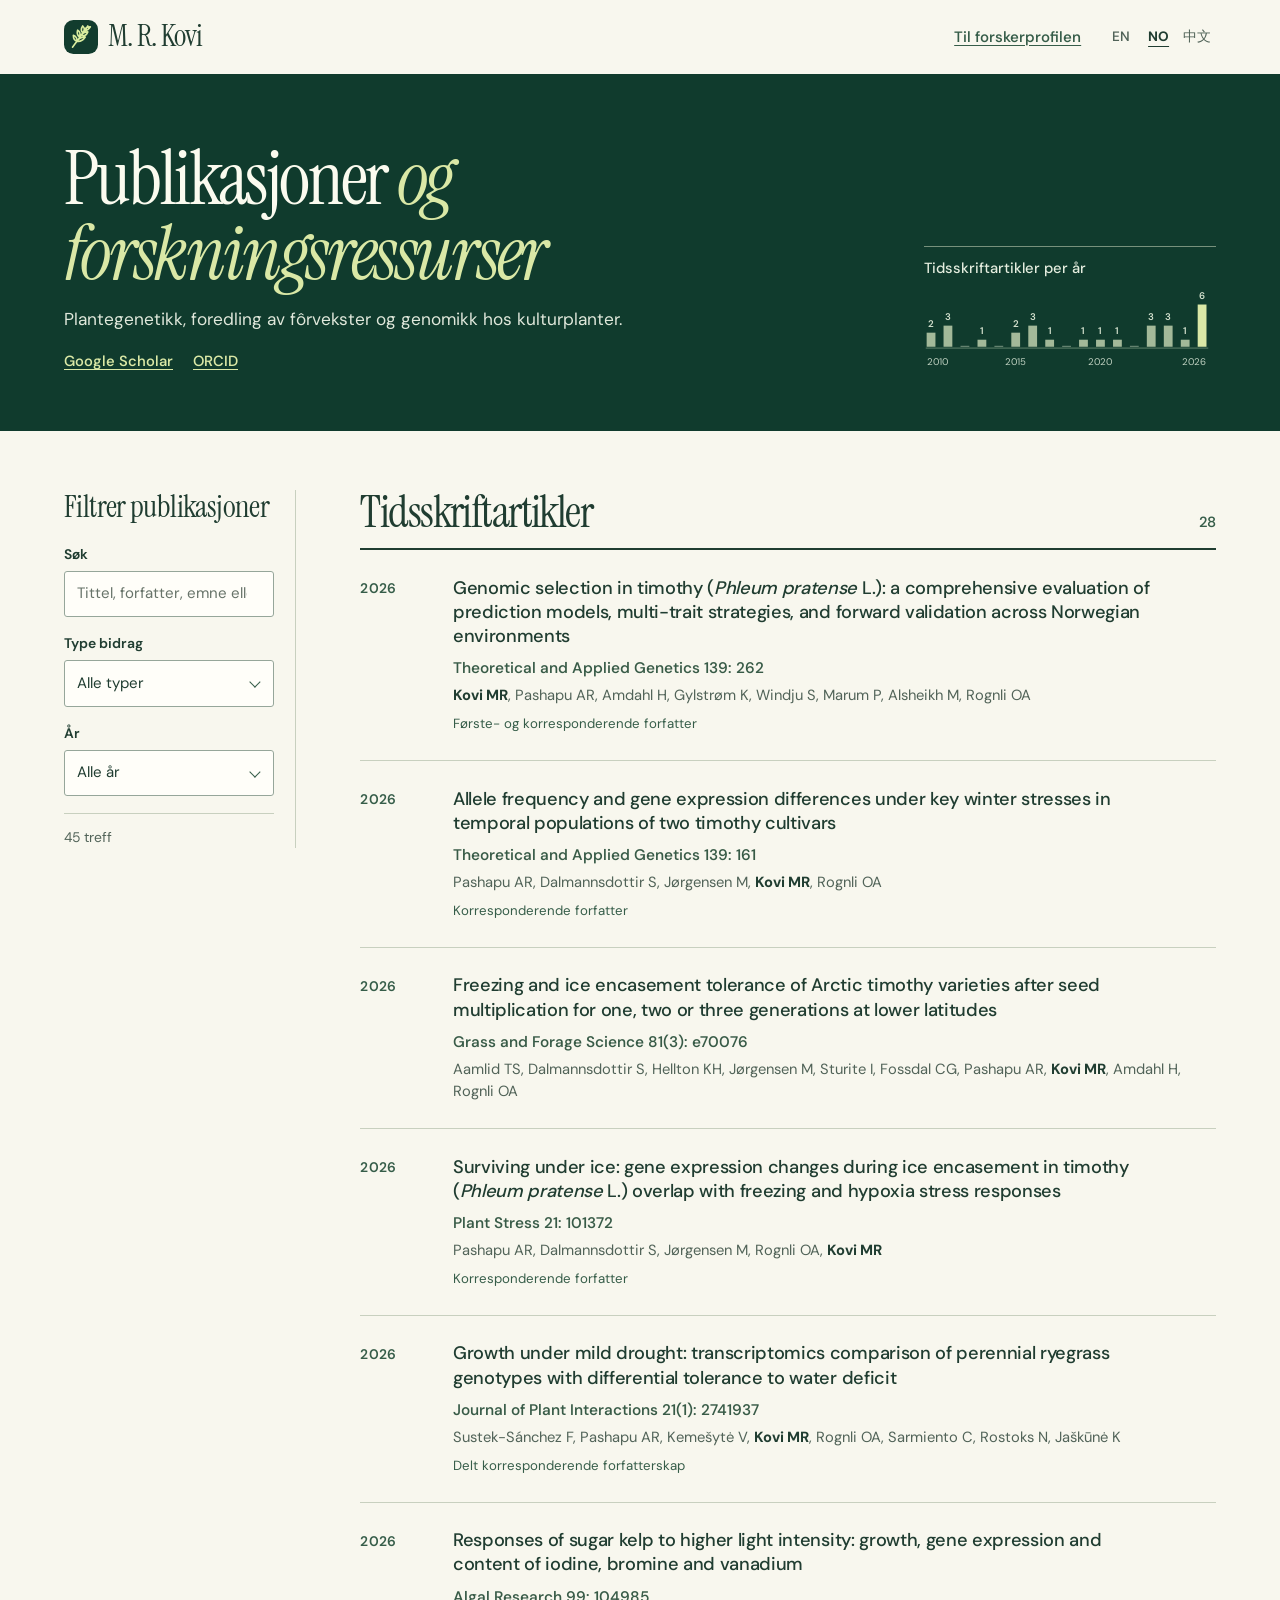
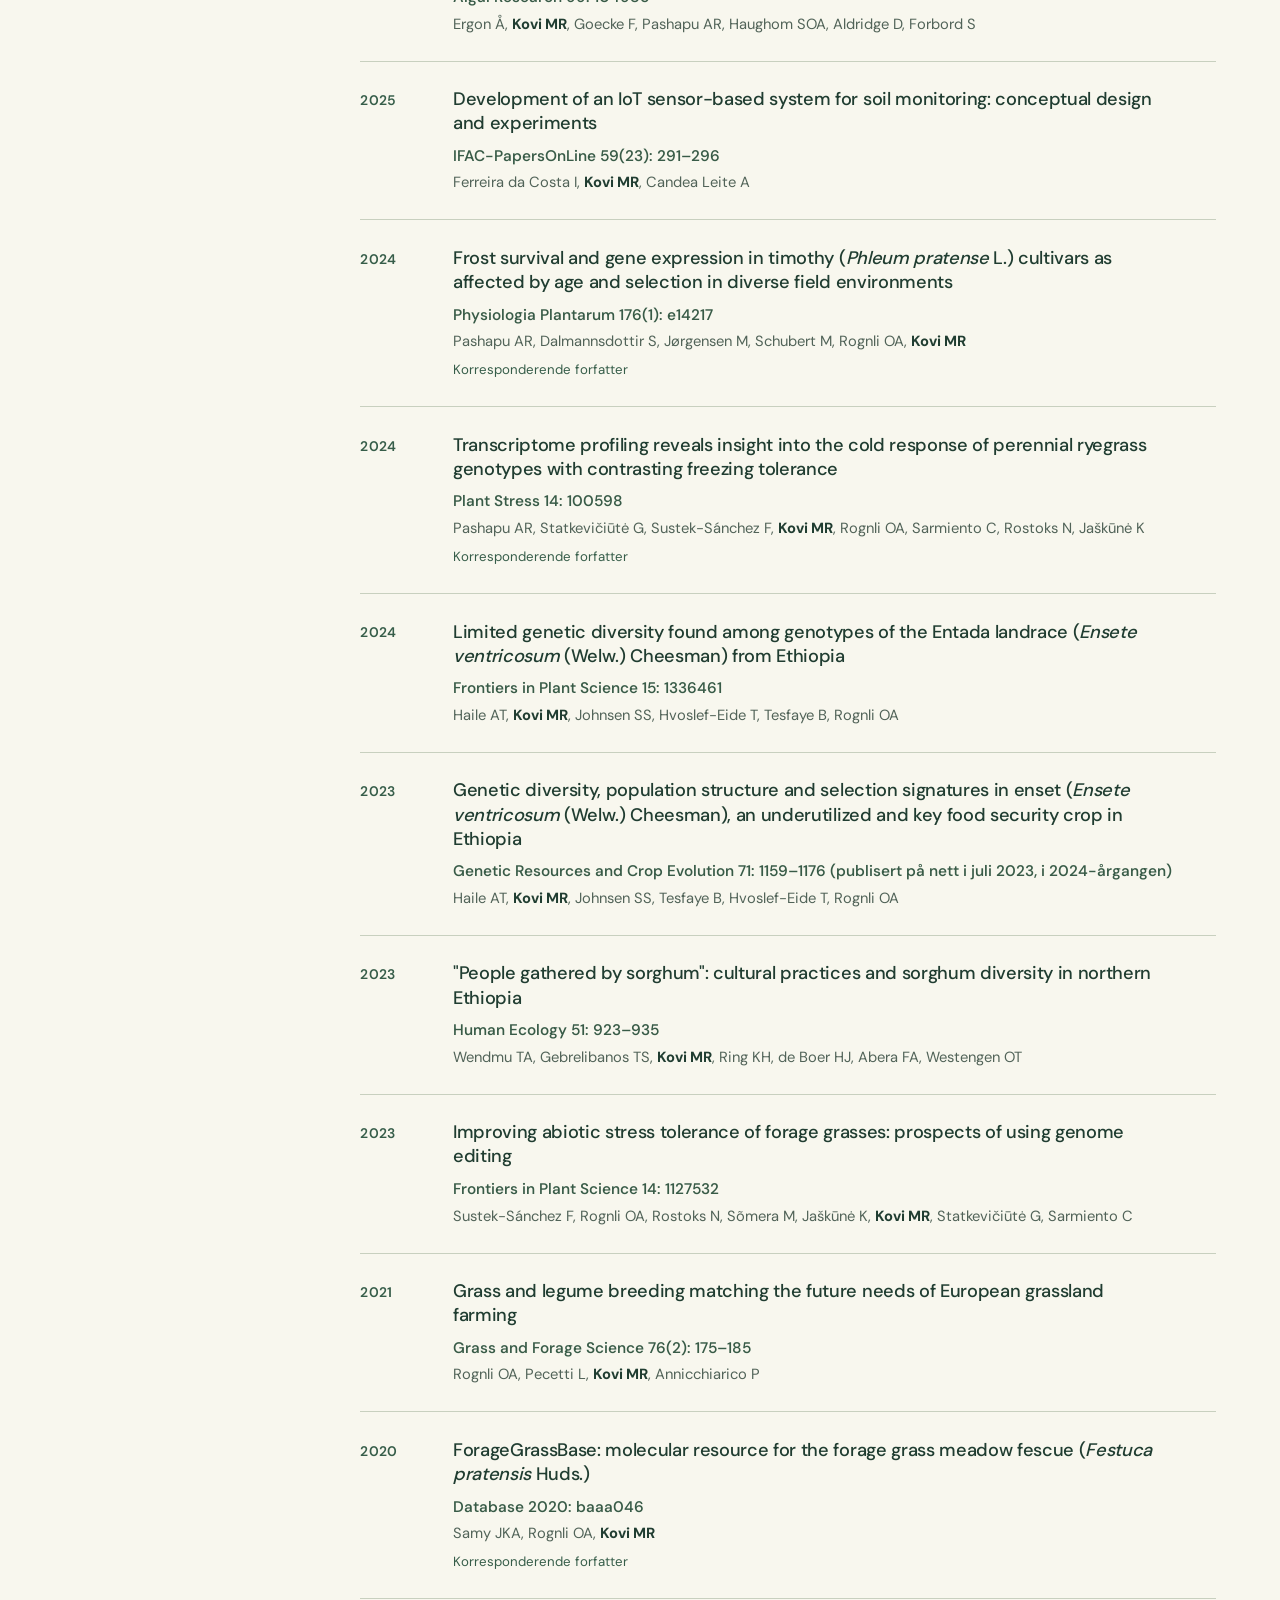
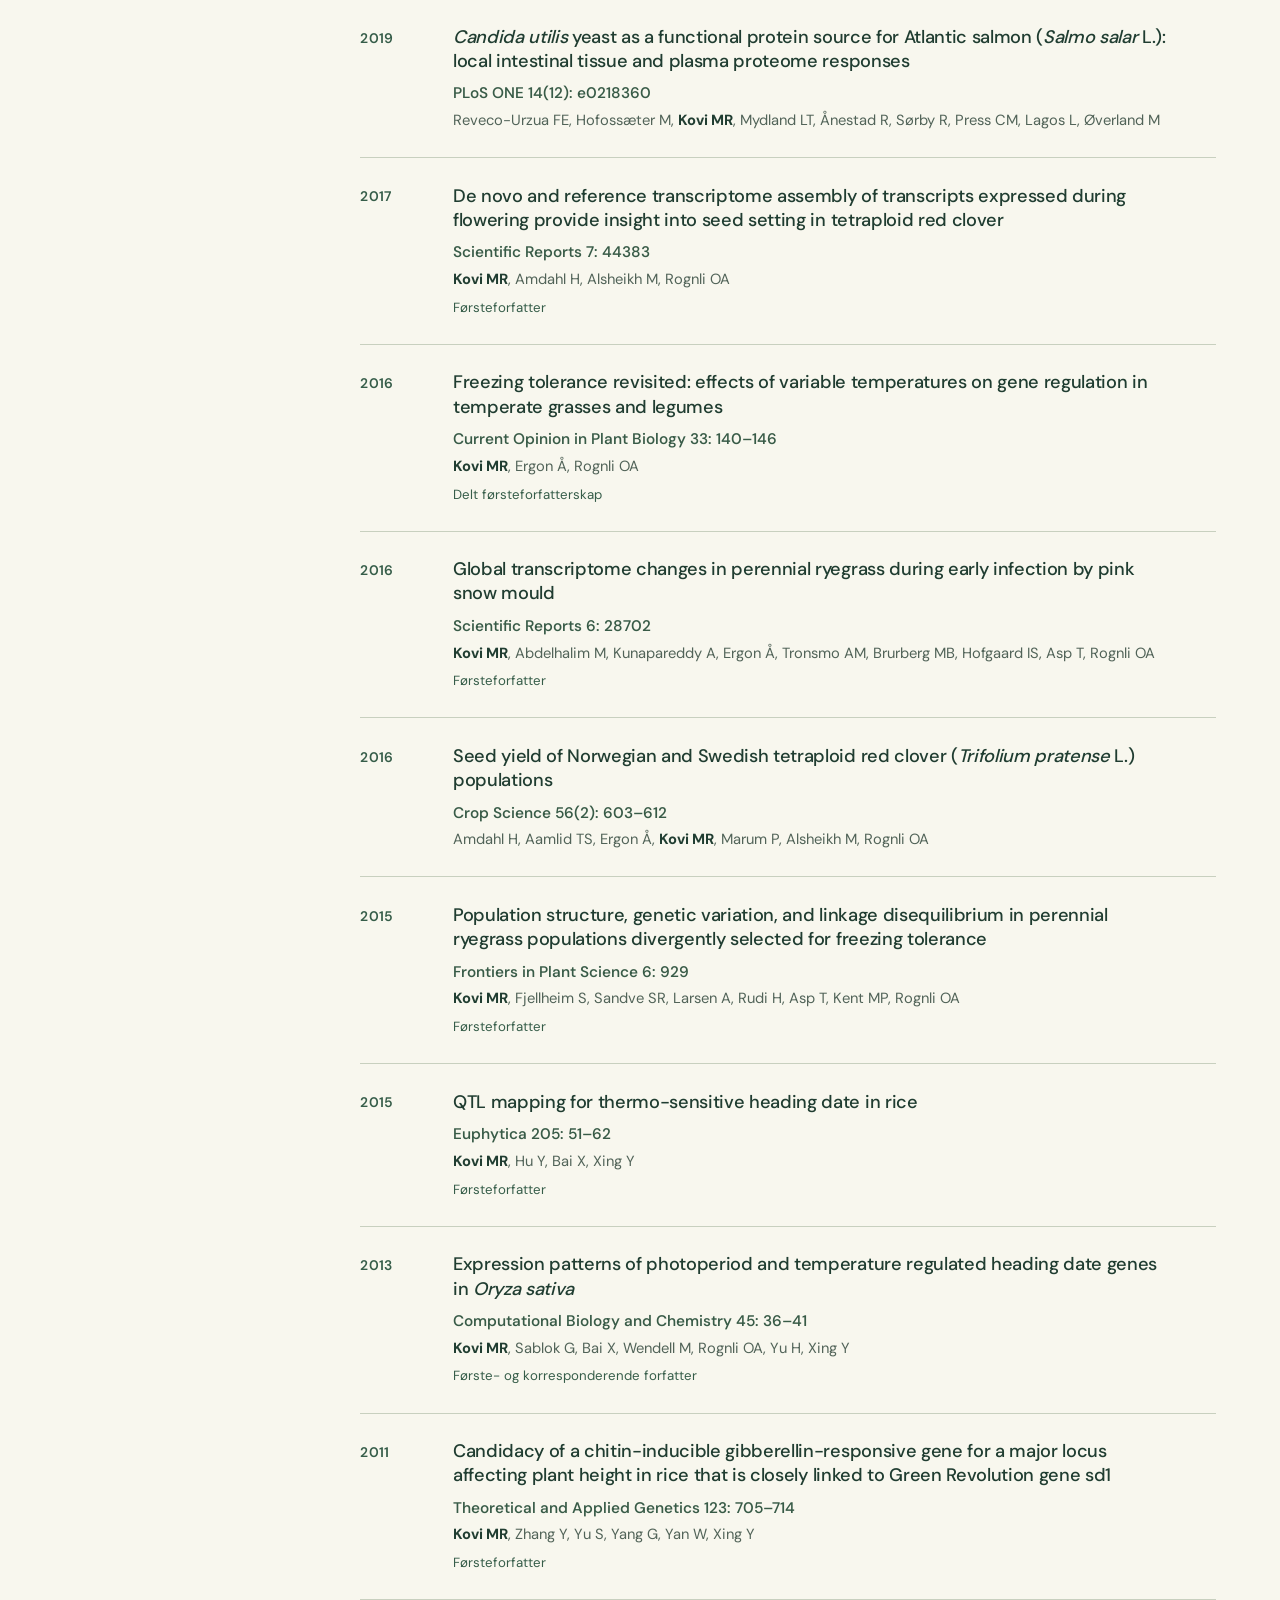
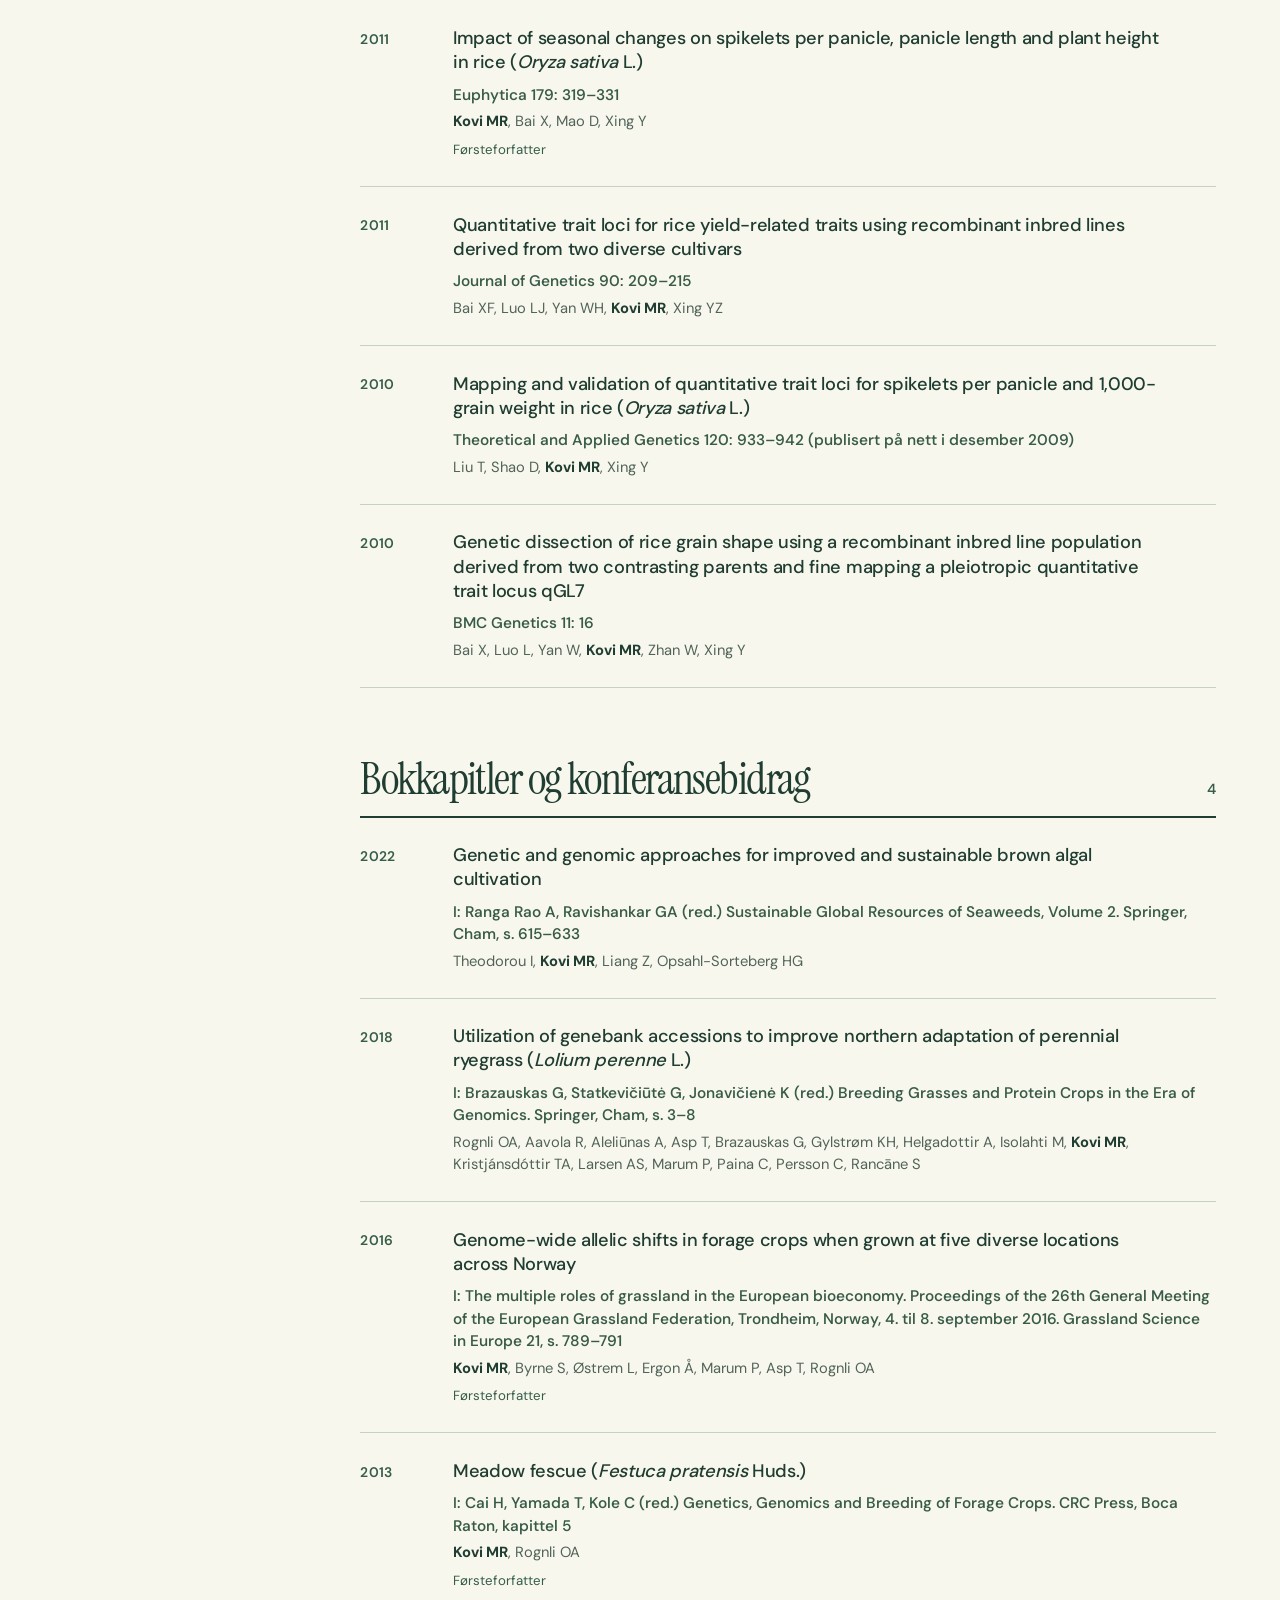
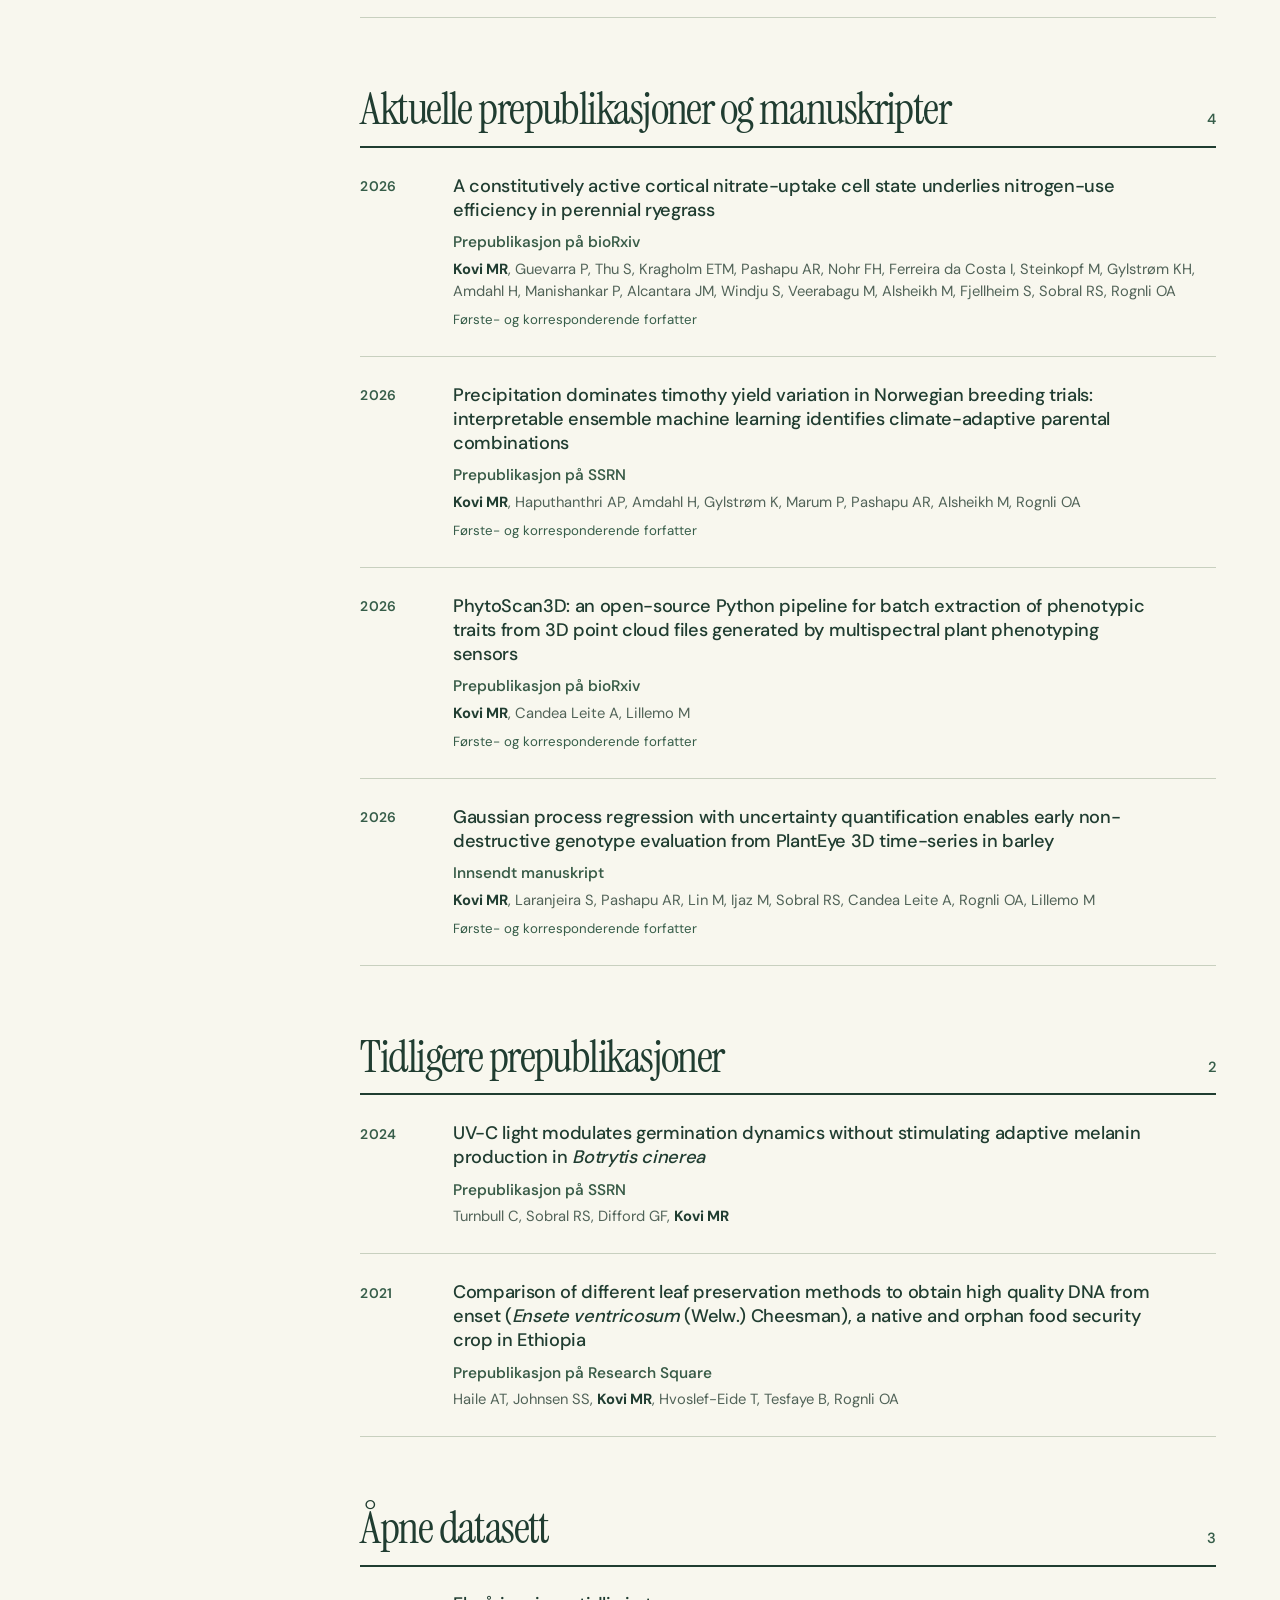
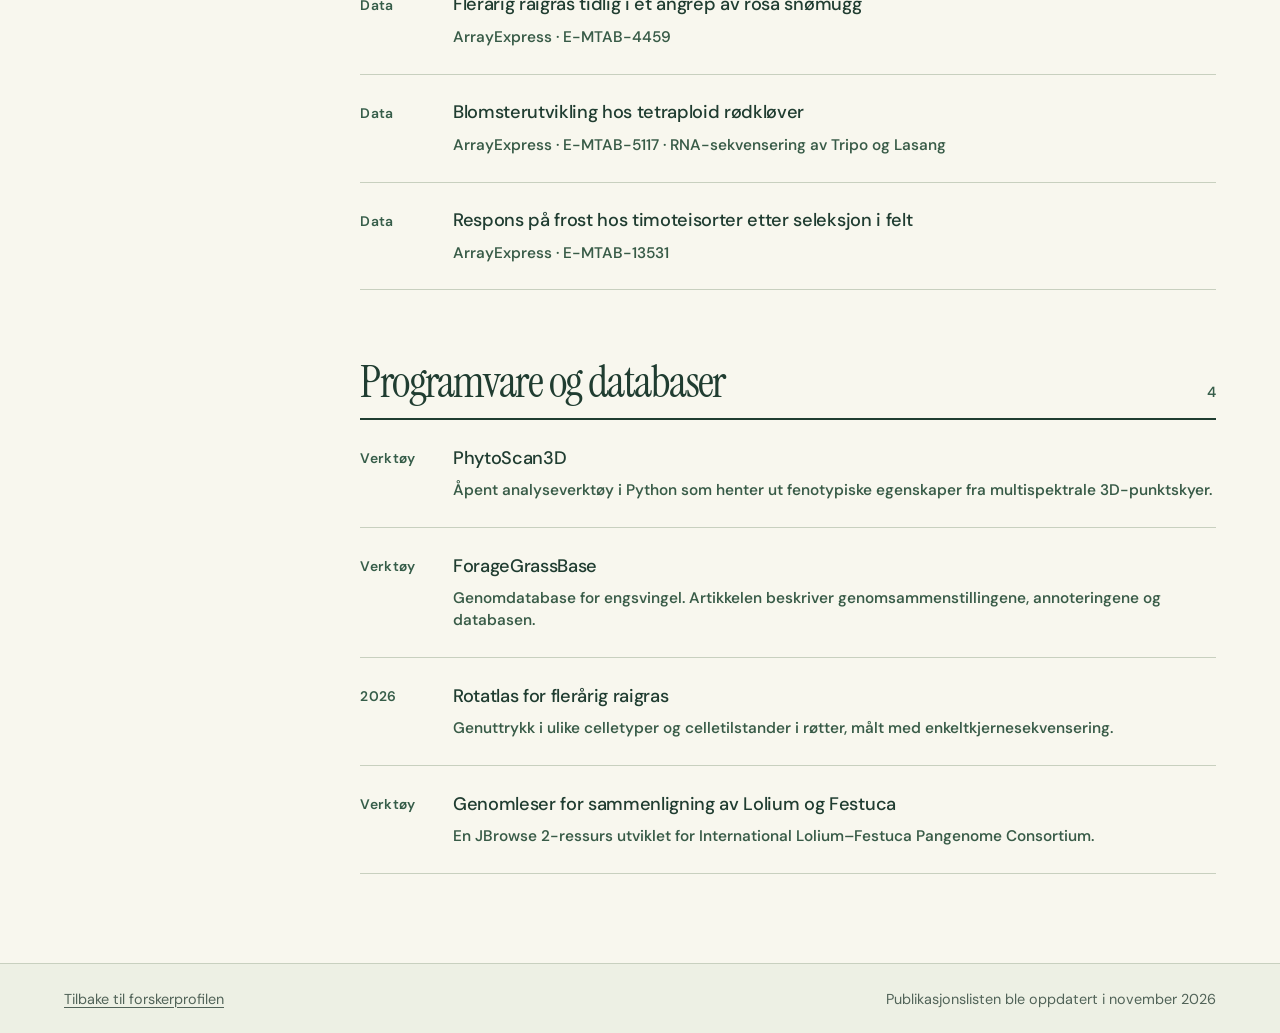
<file: publications-no.html>
<!doctype html>
<html lang="nb"><head>
<meta charset="utf-8"><meta name="viewport" content="width=device-width, initial-scale=1">
<meta name="theme-color" content="#103b2d">
<title>Publikasjoner og forskningsressurser · Mallikarjuna Rao Kovi</title>
<meta name="description" content="Publikasjoner, manuskripter, datasett og programvare fra plantegenetikeren Mallikarjuna Rao Kovi.">
<link rel="alternate" hreflang="en" href="https://kovimallik.github.io/publications.html">
<link rel="alternate" hreflang="nb" href="https://kovimallik.github.io/publications-no.html">
<link rel="alternate" hreflang="zh-Hans" href="https://kovimallik.github.io/publications-zh.html">
<link rel="alternate" hreflang="x-default" href="https://kovimallik.github.io/publications.html">
<link rel="canonical" href="https://kovimallik.github.io/publications-no.html">
<link rel="icon" href="./assets/mark.svg" type="image/svg+xml">
<link rel="stylesheet" href="./archive.css"></head><body>
<a class="skip" href="#archive">Gå til publikasjonene</a>
<header class="masthead"><div class="wrap top"><a class="brand" href="./index-no.html" aria-label="Mallikarjuna Rao Kovi"><img src="./assets/mark.svg" alt="" width="32" height="32">M. R. Kovi</a><div class="top-tools"><a class="back" href="./index-no.html#publications">Til forskerprofilen</a><nav class="language-switch" aria-label="Språk"><a href="./publications.html" hreflang="en" lang="en" aria-label="English" title="English">EN</a><a href="./publications-no.html" hreflang="nb" lang="nb" aria-label="Norsk bokmål" title="Norsk bokmål" aria-current="page">NO</a><a href="./publications-zh.html" hreflang="zh-Hans" lang="zh-Hans" aria-label="简体中文" title="简体中文">中文</a></nav></div></div></header>
<section class="hero" aria-labelledby="page-title"><div class="wrap hero-inner">
<div><h1 id="page-title">Publikasjoner <em>og forskningsressurser</em></h1><p>Plantegenetikk, foredling av fôrvekster og genomikk hos kulturplanter.</p><nav class="hero-links" aria-label="Forskerprofiler"><a href="https://scholar.google.com/citations?user=lWq_JT8AAAAJ">Google Scholar</a><a href="https://orcid.org/0000-0002-6088-7630">ORCID</a></nav></div><figure class="output-figure" aria-labelledby="output-title"><figcaption id="output-title">Tidsskriftartikler per år</figcaption><svg viewBox="0 0 332 106" role="img" aria-labelledby="chart-title chart-desc"><title id="chart-title">Tidsskriftartikler publisert fra 2010 til 2026</title><desc id="chart-desc">2010: 2, 2011: 3, 2012: 0, 2013: 1, 2014: 0, 2015: 2, 2016: 3, 2017: 1, 2018: 0, 2019: 1, 2020: 1, 2021: 1, 2022: 0, 2023: 3, 2024: 3, 2025: 1, 2026: 6.</desc><g aria-hidden="true"><rect x="3.0" y="61" width="10" height="16" class="column "/><text x="8.0" y="55" text-anchor="middle" class="bar-value">2</text><text x="3.0" y="98" class="bar-year" text-anchor="start">2010</text><rect x="22.2" y="53" width="10" height="24" class="column "/><text x="27.2" y="47" text-anchor="middle" class="bar-value">3</text><path class="zero" d="M41.5 76.5h10"/><rect x="60.8" y="69" width="10" height="8" class="column "/><text x="65.8" y="63" text-anchor="middle" class="bar-value">1</text><path class="zero" d="M80.0 76.5h10"/><rect x="99.2" y="61" width="10" height="16" class="column "/><text x="104.2" y="55" text-anchor="middle" class="bar-value">2</text><text x="104.2" y="98" class="bar-year" text-anchor="middle">2015</text><rect x="118.5" y="53" width="10" height="24" class="column "/><text x="123.5" y="47" text-anchor="middle" class="bar-value">3</text><rect x="137.8" y="69" width="10" height="8" class="column "/><text x="142.8" y="63" text-anchor="middle" class="bar-value">1</text><path class="zero" d="M157.0 76.5h10"/><rect x="176.2" y="69" width="10" height="8" class="column "/><text x="181.2" y="63" text-anchor="middle" class="bar-value">1</text><rect x="195.5" y="69" width="10" height="8" class="column "/><text x="200.5" y="63" text-anchor="middle" class="bar-value">1</text><text x="200.5" y="98" class="bar-year" text-anchor="middle">2020</text><rect x="214.8" y="69" width="10" height="8" class="column "/><text x="219.8" y="63" text-anchor="middle" class="bar-value">1</text><path class="zero" d="M234.0 76.5h10"/><rect x="253.2" y="53" width="10" height="24" class="column "/><text x="258.2" y="47" text-anchor="middle" class="bar-value">3</text><rect x="272.5" y="53" width="10" height="24" class="column "/><text x="277.5" y="47" text-anchor="middle" class="bar-value">3</text><rect x="291.8" y="69" width="10" height="8" class="column "/><text x="296.8" y="63" text-anchor="middle" class="bar-value">1</text><rect x="311.0" y="29" width="10" height="48" class="column last"/><text x="316.0" y="23" text-anchor="middle" class="bar-value">6</text><text x="321.0" y="98" class="bar-year" text-anchor="end">2026</text><path class="baseline" d="M2 78.5h321"/></g></svg></figure>
</div></section>
<main id="archive" class="wrap archive-layout" tabindex="-1">
<aside class="filter-column" aria-label="Filtre for publikasjonslisten">
<div class="controls" id="controls" role="search" aria-label="Søk i og filtrer publikasjonslisten" hidden>
<h2>Filtrer publikasjoner</h2>
<div class="query"><label for="search">Søk</label><input type="search" id="search" placeholder="Tittel, forfatter, emne eller DOI"></div>
<div><label for="type">Type bidrag</label><div class="select-wrap"><select id="type"><option value="">Alle typer</option><option value="articles">Tidsskriftartikler</option><option value="chapters">Bokkapitler og konferansebidrag</option><option value="preprints">Prepublikasjoner og manuskripter</option><option value="earlier">Tidligere prepublikasjoner</option><option value="datasets">Åpne datasett</option><option value="tools">Programvare og databaser</option></select></div></div>
<div><label for="year">År</label><div class="select-wrap"><select id="year"><option value="">Alle år</option><option value="2026">2026</option><option value="2025">2025</option><option value="2024">2024</option><option value="2023">2023</option><option value="2022">2022</option><option value="2021">2021</option><option value="2020">2020</option><option value="2019">2019</option><option value="2018">2018</option><option value="2017">2017</option><option value="2016">2016</option><option value="2015">2015</option><option value="2013">2013</option><option value="2011">2011</option><option value="2010">2010</option></select></div></div>
</div>
<div class="control-status" id="control-status" hidden><span id="matches" role="status" aria-live="polite" aria-atomic="true"></span><button id="reset" type="button" hidden>Nullstill filtre</button></div>
<noscript><nav aria-label="Kategorier i publikasjonslisten" class="fallback-nav"><a href="#articles">Tidsskriftartikler</a> <a href="#chapters">Bokkapitler og konferansebidrag</a> <a href="#preprints">Aktuelle prepublikasjoner og manuskripter</a> <a href="#earlier">Tidligere prepublikasjoner</a> <a href="#datasets">Åpne datasett</a> <a href="#tools">Programvare og databaser</a></nav></noscript>
</aside>
<div class="archive-groups">
<p class="empty" id="empty" hidden>Ingen treff med disse søkekriteriene.</p>
  <section class="group" id="articles" aria-labelledby="head-articles">
    <div class="group-title"><h2 id="head-articles">Tidsskriftartikler</h2><span class="total">28</span></div>
    <ul class="records">
      <li class="record" data-year="2026" data-doi="10.1007/s00122-026-05371-x">
        <div class="year">2026</div>
        <div class="citation">
          <h3 lang="en"><a href="https://doi.org/10.1007/s00122-026-05371-x">Genomic selection in timothy (<i>Phleum pratense</i> L.): a comprehensive evaluation of prediction models, multi-trait strategies, and forward validation across Norwegian environments</a></h3>
          <p class="venue">Theoretical and Applied Genetics 139: 262</p>
          <p class="authors"><b>Kovi MR</b>, Pashapu AR, Amdahl H, Gylstrøm K, Windju S, Marum P, Alsheikh M, Rognli OA</p>
          <p class="role">Første- og korresponderende forfatter</p>
        </div>
      </li>
      <li class="record" data-year="2026" data-doi="10.1007/s00122-026-05270-1">
        <div class="year">2026</div>
        <div class="citation">
          <h3 lang="en"><a href="https://doi.org/10.1007/s00122-026-05270-1">Allele frequency and gene expression differences under key winter stresses in temporal populations of two timothy cultivars</a></h3>
          <p class="venue">Theoretical and Applied Genetics 139: 161</p>
          <p class="authors">Pashapu AR, Dalmannsdottir S, Jørgensen M, <b>Kovi MR</b>, Rognli OA</p>
          <p class="role">Korresponderende forfatter</p>
        </div>
      </li>
      <li class="record" data-year="2026" data-doi="10.1111/gfs.70076">
        <div class="year">2026</div>
        <div class="citation">
          <h3 lang="en"><a href="https://doi.org/10.1111/gfs.70076">Freezing and ice encasement tolerance of Arctic timothy varieties after seed multiplication for one, two or three generations at lower latitudes</a></h3>
          <p class="venue">Grass and Forage Science 81(3): e70076</p>
          <p class="authors">Aamlid TS, Dalmannsdottir S, Hellton KH, Jørgensen M, Sturite I, Fossdal CG, Pashapu AR, <b>Kovi MR</b>, Amdahl H, Rognli OA</p>
          
        </div>
      </li>
      <li class="record" data-year="2026" data-doi="10.1016/j.stress.2026.101372">
        <div class="year">2026</div>
        <div class="citation">
          <h3 lang="en"><a href="https://doi.org/10.1016/j.stress.2026.101372">Surviving under ice: gene expression changes during ice encasement in timothy (<i>Phleum pratense</i> L.) overlap with freezing and hypoxia stress responses</a></h3>
          <p class="venue">Plant Stress 21: 101372</p>
          <p class="authors">Pashapu AR, Dalmannsdottir S, Jørgensen M, Rognli OA, <b>Kovi MR</b></p>
          <p class="role">Korresponderende forfatter</p>
        </div>
      </li>
      <li class="record" data-year="2026" data-doi="10.1080/17429145.2026.2741937">
        <div class="year">2026</div>
        <div class="citation">
          <h3 lang="en"><a href="https://doi.org/10.1080/17429145.2026.2741937">Growth under mild drought: transcriptomics comparison of perennial ryegrass genotypes with differential tolerance to water deficit</a></h3>
          <p class="venue">Journal of Plant Interactions 21(1): 2741937</p>
          <p class="authors">Sustek-Sánchez F, Pashapu AR, Kemešytė V, <b>Kovi MR</b>, Rognli OA, Sarmiento C, Rostoks N, Jaškūnė K</p>
          <p class="role">Delt korresponderende forfatterskap</p>
        </div>
      </li>
      <li class="record" data-year="2026" data-doi="10.1016/j.algal.2026.104985">
        <div class="year">2026</div>
        <div class="citation">
          <h3 lang="en"><a href="https://doi.org/10.1016/j.algal.2026.104985">Responses of sugar kelp to higher light intensity: growth, gene expression and content of iodine, bromine and vanadium</a></h3>
          <p class="venue">Algal Research 99: 104985</p>
          <p class="authors">Ergon Å, <b>Kovi MR</b>, Goecke F, Pashapu AR, Haughom SOA, Aldridge D, Forbord S</p>
          
        </div>
      </li>
      <li class="record" data-year="2025" data-doi="10.1016/j.ifacol.2025.11.802">
        <div class="year">2025</div>
        <div class="citation">
          <h3 lang="en"><a href="https://doi.org/10.1016/j.ifacol.2025.11.802">Development of an IoT sensor-based system for soil monitoring: conceptual design and experiments</a></h3>
          <p class="venue">IFAC-PapersOnLine 59(23): 291–296</p>
          <p class="authors">Ferreira da Costa I, <b>Kovi MR</b>, Candea Leite A</p>
          
        </div>
      </li>
      <li class="record" data-year="2024" data-doi="10.1111/ppl.14217">
        <div class="year">2024</div>
        <div class="citation">
          <h3 lang="en"><a href="https://doi.org/10.1111/ppl.14217">Frost survival and gene expression in timothy (<i>Phleum pratense</i> L.) cultivars as affected by age and selection in diverse field environments</a></h3>
          <p class="venue">Physiologia Plantarum 176(1): e14217</p>
          <p class="authors">Pashapu AR, Dalmannsdottir S, Jørgensen M, Schubert M, Rognli OA, <b>Kovi MR</b></p>
          <p class="role">Korresponderende forfatter</p>
        </div>
      </li>
      <li class="record" data-year="2024" data-doi="10.1016/j.stress.2024.100598">
        <div class="year">2024</div>
        <div class="citation">
          <h3 lang="en"><a href="https://doi.org/10.1016/j.stress.2024.100598">Transcriptome profiling reveals insight into the cold response of perennial ryegrass genotypes with contrasting freezing tolerance</a></h3>
          <p class="venue">Plant Stress 14: 100598</p>
          <p class="authors">Pashapu AR, Statkevičiūtė G, Sustek-Sánchez F, <b>Kovi MR</b>, Rognli OA, Sarmiento C, Rostoks N, Jaškūnė K</p>
          <p class="role">Korresponderende forfatter</p>
        </div>
      </li>
      <li class="record" data-year="2024" data-doi="10.3389/fpls.2024.1336461">
        <div class="year">2024</div>
        <div class="citation">
          <h3 lang="en"><a href="https://doi.org/10.3389/fpls.2024.1336461">Limited genetic diversity found among genotypes of the Entada landrace (<i>Ensete ventricosum</i> (Welw.) Cheesman) from Ethiopia</a></h3>
          <p class="venue">Frontiers in Plant Science 15: 1336461</p>
          <p class="authors">Haile AT, <b>Kovi MR</b>, Johnsen SS, Hvoslef-Eide T, Tesfaye B, Rognli OA</p>
          
        </div>
      </li>
      <li class="record" data-year="2023" data-doi="10.1007/s10722-023-01683-9">
        <div class="year">2023</div>
        <div class="citation">
          <h3 lang="en"><a href="https://doi.org/10.1007/s10722-023-01683-9">Genetic diversity, population structure and selection signatures in enset (<i>Ensete ventricosum</i> (Welw.) Cheesman), an underutilized and key food security crop in Ethiopia</a></h3>
          <p class="venue">Genetic Resources and Crop Evolution 71: 1159–1176 (publisert på nett i juli 2023, i 2024-årgangen)</p>
          <p class="authors">Haile AT, <b>Kovi MR</b>, Johnsen SS, Tesfaye B, Hvoslef-Eide T, Rognli OA</p>
          
        </div>
      </li>
      <li class="record" data-year="2023" data-doi="10.1007/s10745-023-00442-9">
        <div class="year">2023</div>
        <div class="citation">
          <h3 lang="en"><a href="https://doi.org/10.1007/s10745-023-00442-9">&quot;People gathered by sorghum&quot;: cultural practices and sorghum diversity in northern Ethiopia</a></h3>
          <p class="venue">Human Ecology 51: 923–935</p>
          <p class="authors">Wendmu TA, Gebrelibanos TS, <b>Kovi MR</b>, Ring KH, de Boer HJ, Abera FA, Westengen OT</p>
          
        </div>
      </li>
      <li class="record" data-year="2023" data-doi="10.3389/fpls.2023.1127532">
        <div class="year">2023</div>
        <div class="citation">
          <h3 lang="en"><a href="https://doi.org/10.3389/fpls.2023.1127532">Improving abiotic stress tolerance of forage grasses: prospects of using genome editing</a></h3>
          <p class="venue">Frontiers in Plant Science 14: 1127532</p>
          <p class="authors">Sustek-Sánchez F, Rognli OA, Rostoks N, Sõmera M, Jaškūnė K, <b>Kovi MR</b>, Statkevičiūtė G, Sarmiento C</p>
          
        </div>
      </li>
      <li class="record" data-year="2021" data-doi="10.1111/gfs.12535">
        <div class="year">2021</div>
        <div class="citation">
          <h3 lang="en"><a href="https://doi.org/10.1111/gfs.12535">Grass and legume breeding matching the future needs of European grassland farming</a></h3>
          <p class="venue">Grass and Forage Science 76(2): 175–185</p>
          <p class="authors">Rognli OA, Pecetti L, <b>Kovi MR</b>, Annicchiarico P</p>
          
        </div>
      </li>
      <li class="record" data-year="2020" data-doi="10.1093/database/baaa046">
        <div class="year">2020</div>
        <div class="citation">
          <h3 lang="en"><a href="https://doi.org/10.1093/database/baaa046">ForageGrassBase: molecular resource for the forage grass meadow fescue (<i>Festuca pratensis</i> Huds.)</a></h3>
          <p class="venue">Database 2020: baaa046</p>
          <p class="authors">Samy JKA, Rognli OA, <b>Kovi MR</b></p>
          <p class="role">Korresponderende forfatter</p>
        </div>
      </li>
      <li class="record" data-year="2019" data-doi="10.1371/journal.pone.0218360">
        <div class="year">2019</div>
        <div class="citation">
          <h3 lang="en"><a href="https://doi.org/10.1371/journal.pone.0218360"><i>Candida utilis</i> yeast as a functional protein source for Atlantic salmon (<i>Salmo salar</i> L.): local intestinal tissue and plasma proteome responses</a></h3>
          <p class="venue">PLoS ONE 14(12): e0218360</p>
          <p class="authors">Reveco-Urzua FE, Hofossæter M, <b>Kovi MR</b>, Mydland LT, Ånestad R, Sørby R, Press CM, Lagos L, Øverland M</p>
          
        </div>
      </li>
      <li class="record" data-year="2017" data-doi="10.1038/srep44383">
        <div class="year">2017</div>
        <div class="citation">
          <h3 lang="en"><a href="https://doi.org/10.1038/srep44383">De novo and reference transcriptome assembly of transcripts expressed during flowering provide insight into seed setting in tetraploid red clover</a></h3>
          <p class="venue">Scientific Reports 7: 44383</p>
          <p class="authors"><b>Kovi MR</b>, Amdahl H, Alsheikh M, Rognli OA</p>
          <p class="role">Førsteforfatter</p>
        </div>
      </li>
      <li class="record" data-year="2016" data-doi="10.1016/j.pbi.2016.07.006">
        <div class="year">2016</div>
        <div class="citation">
          <h3 lang="en"><a href="https://doi.org/10.1016/j.pbi.2016.07.006">Freezing tolerance revisited: effects of variable temperatures on gene regulation in temperate grasses and legumes</a></h3>
          <p class="venue">Current Opinion in Plant Biology 33: 140–146</p>
          <p class="authors"><b>Kovi MR</b>, Ergon Å, Rognli OA</p>
          <p class="role">Delt førsteforfatterskap</p>
        </div>
      </li>
      <li class="record" data-year="2016" data-doi="10.1038/srep28702">
        <div class="year">2016</div>
        <div class="citation">
          <h3 lang="en"><a href="https://doi.org/10.1038/srep28702">Global transcriptome changes in perennial ryegrass during early infection by pink snow mould</a></h3>
          <p class="venue">Scientific Reports 6: 28702</p>
          <p class="authors"><b>Kovi MR</b>, Abdelhalim M, Kunapareddy A, Ergon Å, Tronsmo AM, Brurberg MB, Hofgaard IS, Asp T, Rognli OA</p>
          <p class="role">Førsteforfatter</p>
        </div>
      </li>
      <li class="record" data-year="2016" data-doi="10.2135/cropsci2015.07.0441">
        <div class="year">2016</div>
        <div class="citation">
          <h3 lang="en"><a href="https://doi.org/10.2135/cropsci2015.07.0441">Seed yield of Norwegian and Swedish tetraploid red clover (<i>Trifolium pratense</i> L.) populations</a></h3>
          <p class="venue">Crop Science 56(2): 603–612</p>
          <p class="authors">Amdahl H, Aamlid TS, Ergon Å, <b>Kovi MR</b>, Marum P, Alsheikh M, Rognli OA</p>
          
        </div>
      </li>
      <li class="record" data-year="2015" data-doi="10.3389/fpls.2015.00929">
        <div class="year">2015</div>
        <div class="citation">
          <h3 lang="en"><a href="https://doi.org/10.3389/fpls.2015.00929">Population structure, genetic variation, and linkage disequilibrium in perennial ryegrass populations divergently selected for freezing tolerance</a></h3>
          <p class="venue">Frontiers in Plant Science 6: 929</p>
          <p class="authors"><b>Kovi MR</b>, Fjellheim S, Sandve SR, Larsen A, Rudi H, Asp T, Kent MP, Rognli OA</p>
          <p class="role">Førsteforfatter</p>
        </div>
      </li>
      <li class="record" data-year="2015" data-doi="10.1007/s10681-015-1383-6">
        <div class="year">2015</div>
        <div class="citation">
          <h3 lang="en"><a href="https://doi.org/10.1007/s10681-015-1383-6">QTL mapping for thermo-sensitive heading date in rice</a></h3>
          <p class="venue">Euphytica 205: 51–62</p>
          <p class="authors"><b>Kovi MR</b>, Hu Y, Bai X, Xing Y</p>
          <p class="role">Førsteforfatter</p>
        </div>
      </li>
      <li class="record" data-year="2013" data-doi="10.1016/j.compbiolchem.2013.03.004">
        <div class="year">2013</div>
        <div class="citation">
          <h3 lang="en"><a href="https://doi.org/10.1016/j.compbiolchem.2013.03.004">Expression patterns of photoperiod and temperature regulated heading date genes in <i>Oryza sativa</i></a></h3>
          <p class="venue">Computational Biology and Chemistry 45: 36–41</p>
          <p class="authors"><b>Kovi MR</b>, Sablok G, Bai X, Wendell M, Rognli OA, Yu H, Xing Y</p>
          <p class="role">Første- og korresponderende forfatter</p>
        </div>
      </li>
      <li class="record" data-year="2011" data-doi="10.1007/s00122-011-1620-x">
        <div class="year">2011</div>
        <div class="citation">
          <h3 lang="en"><a href="https://doi.org/10.1007/s00122-011-1620-x">Candidacy of a chitin-inducible gibberellin-responsive gene for a major locus affecting plant height in rice that is closely linked to Green Revolution gene sd1</a></h3>
          <p class="venue">Theoretical and Applied Genetics 123: 705–714</p>
          <p class="authors"><b>Kovi MR</b>, Zhang Y, Yu S, Yang G, Yan W, Xing Y</p>
          <p class="role">Førsteforfatter</p>
        </div>
      </li>
      <li class="record" data-year="2011" data-doi="10.1007/s10681-010-0332-7">
        <div class="year">2011</div>
        <div class="citation">
          <h3 lang="en"><a href="https://doi.org/10.1007/s10681-010-0332-7">Impact of seasonal changes on spikelets per panicle, panicle length and plant height in rice (<i>Oryza sativa</i> L.)</a></h3>
          <p class="venue">Euphytica 179: 319–331</p>
          <p class="authors"><b>Kovi MR</b>, Bai X, Mao D, Xing Y</p>
          <p class="role">Førsteforfatter</p>
        </div>
      </li>
      <li class="record" data-year="2011" data-doi="10.1007/s12041-011-0057-y">
        <div class="year">2011</div>
        <div class="citation">
          <h3 lang="en"><a href="https://doi.org/10.1007/s12041-011-0057-y">Quantitative trait loci for rice yield-related traits using recombinant inbred lines derived from two diverse cultivars</a></h3>
          <p class="venue">Journal of Genetics 90: 209–215</p>
          <p class="authors">Bai XF, Luo LJ, Yan WH, <b>Kovi MR</b>, Xing YZ</p>
          
        </div>
      </li>
      <li class="record" data-year="2010" data-doi="10.1007/s00122-009-1222-z">
        <div class="year">2010</div>
        <div class="citation">
          <h3 lang="en"><a href="https://doi.org/10.1007/s00122-009-1222-z">Mapping and validation of quantitative trait loci for spikelets per panicle and 1,000-grain weight in rice (<i>Oryza sativa</i> L.)</a></h3>
          <p class="venue">Theoretical and Applied Genetics 120: 933–942 (publisert på nett i desember 2009)</p>
          <p class="authors">Liu T, Shao D, <b>Kovi MR</b>, Xing Y</p>
          
        </div>
      </li>
      <li class="record" data-year="2010" data-doi="10.1186/1471-2156-11-16">
        <div class="year">2010</div>
        <div class="citation">
          <h3 lang="en"><a href="https://doi.org/10.1186/1471-2156-11-16">Genetic dissection of rice grain shape using a recombinant inbred line population derived from two contrasting parents and fine mapping a pleiotropic quantitative trait locus qGL7</a></h3>
          <p class="venue">BMC Genetics 11: 16</p>
          <p class="authors">Bai X, Luo L, Yan W, <b>Kovi MR</b>, Zhan W, Xing Y</p>
          
        </div>
      </li>
    </ul>
  </section>
  <section class="group" id="chapters" aria-labelledby="head-chapters">
    <div class="group-title"><h2 id="head-chapters">Bokkapitler og konferansebidrag</h2><span class="total">4</span></div>
    <ul class="records">
      <li class="record" data-year="2022" data-doi="10.1007/978-3-030-92174-3_33">
        <div class="year">2022</div>
        <div class="citation">
          <h3 lang="en"><a href="https://doi.org/10.1007/978-3-030-92174-3_33">Genetic and genomic approaches for improved and sustainable brown algal cultivation</a></h3>
          <p class="venue">I: Ranga Rao A, Ravishankar GA (red.) Sustainable Global Resources of Seaweeds, Volume 2. Springer, Cham, s. 615–633</p>
          <p class="authors">Theodorou I, <b>Kovi MR</b>, Liang Z, Opsahl-Sorteberg HG</p>
          
        </div>
      </li>
      <li class="record" data-year="2018" data-doi="10.1007/978-3-319-89578-9_1">
        <div class="year">2018</div>
        <div class="citation">
          <h3 lang="en"><a href="https://doi.org/10.1007/978-3-319-89578-9_1">Utilization of genebank accessions to improve northern adaptation of perennial ryegrass (<i>Lolium perenne</i> L.)</a></h3>
          <p class="venue">I: Brazauskas G, Statkevičiūtė G, Jonavičienė K (red.) Breeding Grasses and Protein Crops in the Era of Genomics. Springer, Cham, s. 3–8</p>
          <p class="authors">Rognli OA, Aavola R, Aleliūnas A, Asp T, Brazauskas G, Gylstrøm KH, Helgadottir A, Isolahti M, <b>Kovi MR</b>, Kristjánsdóttir TA, Larsen AS, Marum P, Paina C, Persson C, Rancāne S</p>
          
        </div>
      </li>
      <li class="record" data-year="2016" data-doi="">
        <div class="year">2016</div>
        <div class="citation">
          <h3 lang="en"><a href="https://www.europeangrassland.org/fileadmin/documents/Infos/Printed_Matter/Proceedings/EGF2016.pdf">Genome-wide allelic shifts in forage crops when grown at five diverse locations across Norway</a></h3>
          <p class="venue">I: The multiple roles of grassland in the European bioeconomy. Proceedings of the 26th General Meeting of the European Grassland Federation, Trondheim, Norway, 4. til 8. september 2016. Grassland Science in Europe 21, s. 789–791</p>
          <p class="authors"><b>Kovi MR</b>, Byrne S, Østrem L, Ergon Å, Marum P, Asp T, Rognli OA</p>
          <p class="role">Førsteforfatter</p>
        </div>
      </li>
      <li class="record" data-year="2013" data-doi="">
        <div class="year">2013</div>
        <div class="citation">
          <h3 lang="en"><a href="https://www.routledge.com/Genetics-Genomics-and-Breeding-of-Forage-Crops/Cai-Yamada-Kole/p/book/9781482208108">Meadow fescue (<i>Festuca pratensis</i> Huds.)</a></h3>
          <p class="venue">I: Cai H, Yamada T, Kole C (red.) Genetics, Genomics and Breeding of Forage Crops. CRC Press, Boca Raton, kapittel 5</p>
          <p class="authors"><b>Kovi MR</b>, Rognli OA</p>
          <p class="role">Førsteforfatter</p>
        </div>
      </li>
    </ul>
  </section>
  <section class="group" id="preprints" aria-labelledby="head-preprints">
    <div class="group-title"><h2 id="head-preprints">Aktuelle prepublikasjoner og manuskripter</h2><span class="total">4</span></div>
    <ul class="records">
      <li class="record" data-year="2026" data-doi="10.64898/2026.10.12.758384">
        <div class="year">2026</div>
        <div class="citation">
          <h3 lang="en"><a href="https://doi.org/10.64898/2026.10.12.758384">A constitutively active cortical nitrate-uptake cell state underlies nitrogen-use efficiency in perennial ryegrass</a></h3>
          <p class="venue">Prepublikasjon på bioRxiv</p>
          <p class="authors"><b>Kovi MR</b>, Guevarra P, Thu S, Kragholm ETM, Pashapu AR, Nohr FH, Ferreira da Costa I, Steinkopf M, Gylstrøm KH, Amdahl H, Manishankar P, Alcantara JM, Windju S, Veerabagu M, Alsheikh M, Fjellheim S, Sobral RS, Rognli OA</p>
          <p class="role">Første- og korresponderende forfatter</p>
        </div>
      </li>
      <li class="record" data-year="2026" data-doi="10.2139/ssrn.6945436">
        <div class="year">2026</div>
        <div class="citation">
          <h3 lang="en"><a href="https://doi.org/10.2139/ssrn.6945436">Precipitation dominates timothy yield variation in Norwegian breeding trials: interpretable ensemble machine learning identifies climate-adaptive parental combinations</a></h3>
          <p class="venue">Prepublikasjon på SSRN</p>
          <p class="authors"><b>Kovi MR</b>, Haputhanthri AP, Amdahl H, Gylstrøm K, Marum P, Pashapu AR, Alsheikh M, Rognli OA</p>
          <p class="role">Første- og korresponderende forfatter</p>
        </div>
      </li>
      <li class="record" data-year="2026" data-doi="10.64898/2026.06.01.729298">
        <div class="year">2026</div>
        <div class="citation">
          <h3 lang="en"><a href="https://doi.org/10.64898/2026.06.01.729298">PhytoScan3D: an open-source Python pipeline for batch extraction of phenotypic traits from 3D point cloud files generated by multispectral plant phenotyping sensors</a></h3>
          <p class="venue">Prepublikasjon på bioRxiv</p>
          <p class="authors"><b>Kovi MR</b>, Candea Leite A, Lillemo M</p>
          <p class="role">Første- og korresponderende forfatter</p>
        </div>
      </li>
      <li class="record" data-year="2026" data-doi="">
        <div class="year">2026</div>
        <div class="citation">
          <h3 lang="en">Gaussian process regression with uncertainty quantification enables early non-destructive genotype evaluation from PlantEye 3D time-series in barley</h3>
          <p class="venue">Innsendt manuskript</p>
          <p class="authors"><b>Kovi MR</b>, Laranjeira S, Pashapu AR, Lin M, Ijaz M, Sobral RS, Candea Leite A, Rognli OA, Lillemo M</p>
          <p class="role">Første- og korresponderende forfatter</p>
        </div>
      </li>
    </ul>
  </section>
  <section class="group" id="earlier" aria-labelledby="head-earlier">
    <div class="group-title"><h2 id="head-earlier">Tidligere prepublikasjoner</h2><span class="total">2</span></div>
    <ul class="records">
      <li class="record" data-year="2024" data-doi="10.2139/ssrn.4849508">
        <div class="year">2024</div>
        <div class="citation">
          <h3 lang="en"><a href="https://doi.org/10.2139/ssrn.4849508">UV-C light modulates germination dynamics without stimulating adaptive melanin production in <i>Botrytis cinerea</i></a></h3>
          <p class="venue">Prepublikasjon på SSRN</p>
          <p class="authors">Turnbull C, Sobral RS, Difford GF, <b>Kovi MR</b></p>
          
        </div>
      </li>
      <li class="record" data-year="2021" data-doi="10.21203/rs.3.rs-786721/v1">
        <div class="year">2021</div>
        <div class="citation">
          <h3 lang="en"><a href="https://doi.org/10.21203/rs.3.rs-786721/v1">Comparison of different leaf preservation methods to obtain high quality DNA from enset (<i>Ensete ventricosum</i> (Welw.) Cheesman), a native and orphan food security crop in Ethiopia</a></h3>
          <p class="venue">Prepublikasjon på Research Square</p>
          <p class="authors">Haile AT, Johnsen SS, <b>Kovi MR</b>, Hvoslef-Eide T, Tesfaye B, Rognli OA</p>
          
        </div>
      </li>
    </ul>
  </section>
  <section class="group" id="datasets" aria-labelledby="head-datasets">
    <div class="group-title"><h2 id="head-datasets">Åpne datasett</h2><span class="total">3</span></div>
    <ul class="records">
      <li class="record" data-year="" data-doi="">
        <div class="year">Data</div>
        <div class="citation">
          <h3><a href="https://www.ebi.ac.uk/biostudies/arrayexpress/studies/E-MTAB-4459">Flerårig raigras tidlig i et angrep av rosa snømugg</a></h3>
          <p class="venue">ArrayExpress · E-MTAB-4459</p>
          
          
        </div>
      </li>
      <li class="record" data-year="" data-doi="">
        <div class="year">Data</div>
        <div class="citation">
          <h3><a href="https://www.ebi.ac.uk/gxa/experiments/E-MTAB-5117">Blomsterutvikling hos tetraploid rødkløver</a></h3>
          <p class="venue">ArrayExpress · E-MTAB-5117 · RNA-sekvensering av Tripo og Lasang</p>
          
          
        </div>
      </li>
      <li class="record" data-year="" data-doi="">
        <div class="year">Data</div>
        <div class="citation">
          <h3><a href="https://www.ebi.ac.uk/biostudies/arrayexpress/studies/E-MTAB-13531">Respons på frost hos timoteisorter etter seleksjon i felt</a></h3>
          <p class="venue">ArrayExpress · E-MTAB-13531</p>
          
          
        </div>
      </li>
    </ul>
  </section>
  <section class="group" id="tools" aria-labelledby="head-tools">
    <div class="group-title"><h2 id="head-tools">Programvare og databaser</h2><span class="total">4</span></div>
    <ul class="records">
      <li class="record" data-year="" data-doi="">
        <div class="year">Verktøy</div>
        <div class="citation">
          <h3><a href="https://github.com/kovimallik/phytoscan3d">PhytoScan3D</a></h3>
          <p class="venue">Åpent analyseverktøy i Python som henter ut fenotypiske egenskaper fra multispektrale 3D-punktskyer.</p>
          
          
        </div>
      </li>
      <li class="record" data-year="" data-doi="">
        <div class="year">Verktøy</div>
        <div class="citation">
          <h3><a href="https://doi.org/10.1093/database/baaa046">ForageGrassBase</a></h3>
          <p class="venue">Genomdatabase for engsvingel. Artikkelen beskriver genomsammenstillingene, annoteringene og databasen.</p>
          
          
        </div>
      </li>
      <li class="record" data-year="2026" data-doi="">
        <div class="year">2026</div>
        <div class="citation">
          <h3><a href="https://kovimallik.github.io/lolium-root-atlas/">Rotatlas for flerårig raigras</a></h3>
          <p class="venue">Genuttrykk i ulike celletyper og celletilstander i røtter, målt med enkeltkjernesekvensering.</p>
          
          
        </div>
      </li>
      <li class="record" data-year="" data-doi="">
        <div class="year">Verktøy</div>
        <div class="citation">
          <h3>Genomleser for sammenligning av Lolium og Festuca</h3>
          <p class="venue">En JBrowse 2-ressurs utviklet for International Lolium–Festuca Pangenome Consortium.</p>
          
          
        </div>
      </li>
    </ul>
  </section>
</div>
</main>
<footer><div class="wrap foot"><a href="./index-no.html#publications">Tilbake til forskerprofilen</a><span>Publikasjonslisten ble oppdatert i november 2026</span></div></footer>
<script>
(() => {
  const search = document.querySelector('#search');
  const type = document.querySelector('#type');
  const year = document.querySelector('#year');
  const groups = Array.from(document.querySelectorAll('.group'));
  const reset = document.querySelector('#reset');
  const status = document.querySelector('#matches');
  const empty = document.querySelector('#empty');
  const normalize = value => value.toLowerCase().replace(/ø/g, 'o').replace(/æ/g, 'ae').normalize('NFD').replace(/[\u0300-\u036f]/g, '');

  // These are ordinary search terms for concepts in the cited titles.
  const topicNames = [
    ['perennial ryegrass', 'flerårig raigras', '多年生黑麦草'],
    ['red clover', 'rødkløver', '红三叶草'],
    ['timothy', 'timotei', '梯牧草'],
    ['meadow fescue', 'engsvingel', '草甸羊茅'],
    ['rice', 'ris', '水稻'],
    ['drought', 'tørke', '干旱'],
    ['nitrogen', 'nitrogen', '氮'],
    ['genomic selection', 'genomisk seleksjon', '基因组选择'],
    ['genomic prediction', 'genomisk prediksjon', '基因组预测'],
    ['winter', 'vinter', '越冬'],
    ['freezing', 'frost', '冷冻'],
    ['phenotyp', 'fenotyping', '表型'],
    ['gene expression', 'genuttrykk', '基因表达'],
    ['single-nucleus', 'enkeltkjerne', '单细胞核'],
  ];
  const searchWords = (node) => {
    const words = normalize(node.textContent + ' ' + node.dataset.doi);
    const topics = topicNames.filter(names => words.includes(names[0]));
    return words + ' ' + topics.flat().map(normalize).join(' ');
  };

  const records = groups.flatMap(group =>
    Array.from(group.querySelectorAll('.record'), node => ({
      node,
      category: group.id,
      year: node.dataset.year,
      words: searchWords(node),
    }))
  );


  const switchLinks = Array.from(document.querySelectorAll('.language-switch a'));
  const initial = new URLSearchParams(location.search);
  search.value = initial.get('q') || '';
  function restoreSelect(select, key) {
    const saved = initial.get(key);
    if (saved && Array.from(select.options).some(option => option.value === saved)) select.value = saved;
  }
  restoreSelect(type, 'type');
  restoreSelect(year, 'year');

  function updateLanguageLinks() {
    const query = new URLSearchParams();
    if (search.value.trim()) query.set('q', search.value.trim());
    if (type.value) query.set('type', type.value);
    if (year.value) query.set('year', year.value);
    const suffix = query.toString();
    for (const link of switchLinks) {
      const base = link.getAttribute('href').split('?')[0];
      link.setAttribute('href', base + (suffix ? '?' + suffix : ''));
    }
  }

  function update() {
    updateLanguageLinks();
    const terms = normalize(search.value.trim()).split(/\s+/).filter(Boolean);
    const counts = new Map();
    let matches = 0;
    for (const entry of records) {
      const visible = (!type.value || type.value === entry.category)
        && (!year.value || year.value === entry.year)
        && terms.every(term => entry.words.includes(term));
      entry.node.hidden = !visible;
      if (visible) {
        matches++;
        counts.set(entry.category, (counts.get(entry.category) || 0) + 1);
      }
    }
    for (const group of groups) {
      const count = counts.get(group.id) || 0;
      group.hidden = !count;
      group.querySelector('.total').textContent = count;
    }
    status.textContent = matches === 1 ? '1 treff' : matches + ' treff';
    empty.hidden = matches !== 0;
    reset.hidden = !(terms.length || type.value || year.value);
  }
  search.addEventListener('input', update);
  type.addEventListener('change', update);
  year.addEventListener('change', update);
  reset.addEventListener('click', () => {
    search.value = '';
    type.value = '';
    year.value = '';
    update();
    search.focus();
  });
  document.querySelector('#controls').hidden = false;
  document.querySelector('#control-status').hidden = false;
  update();
})();
</script></body></html>
</file>
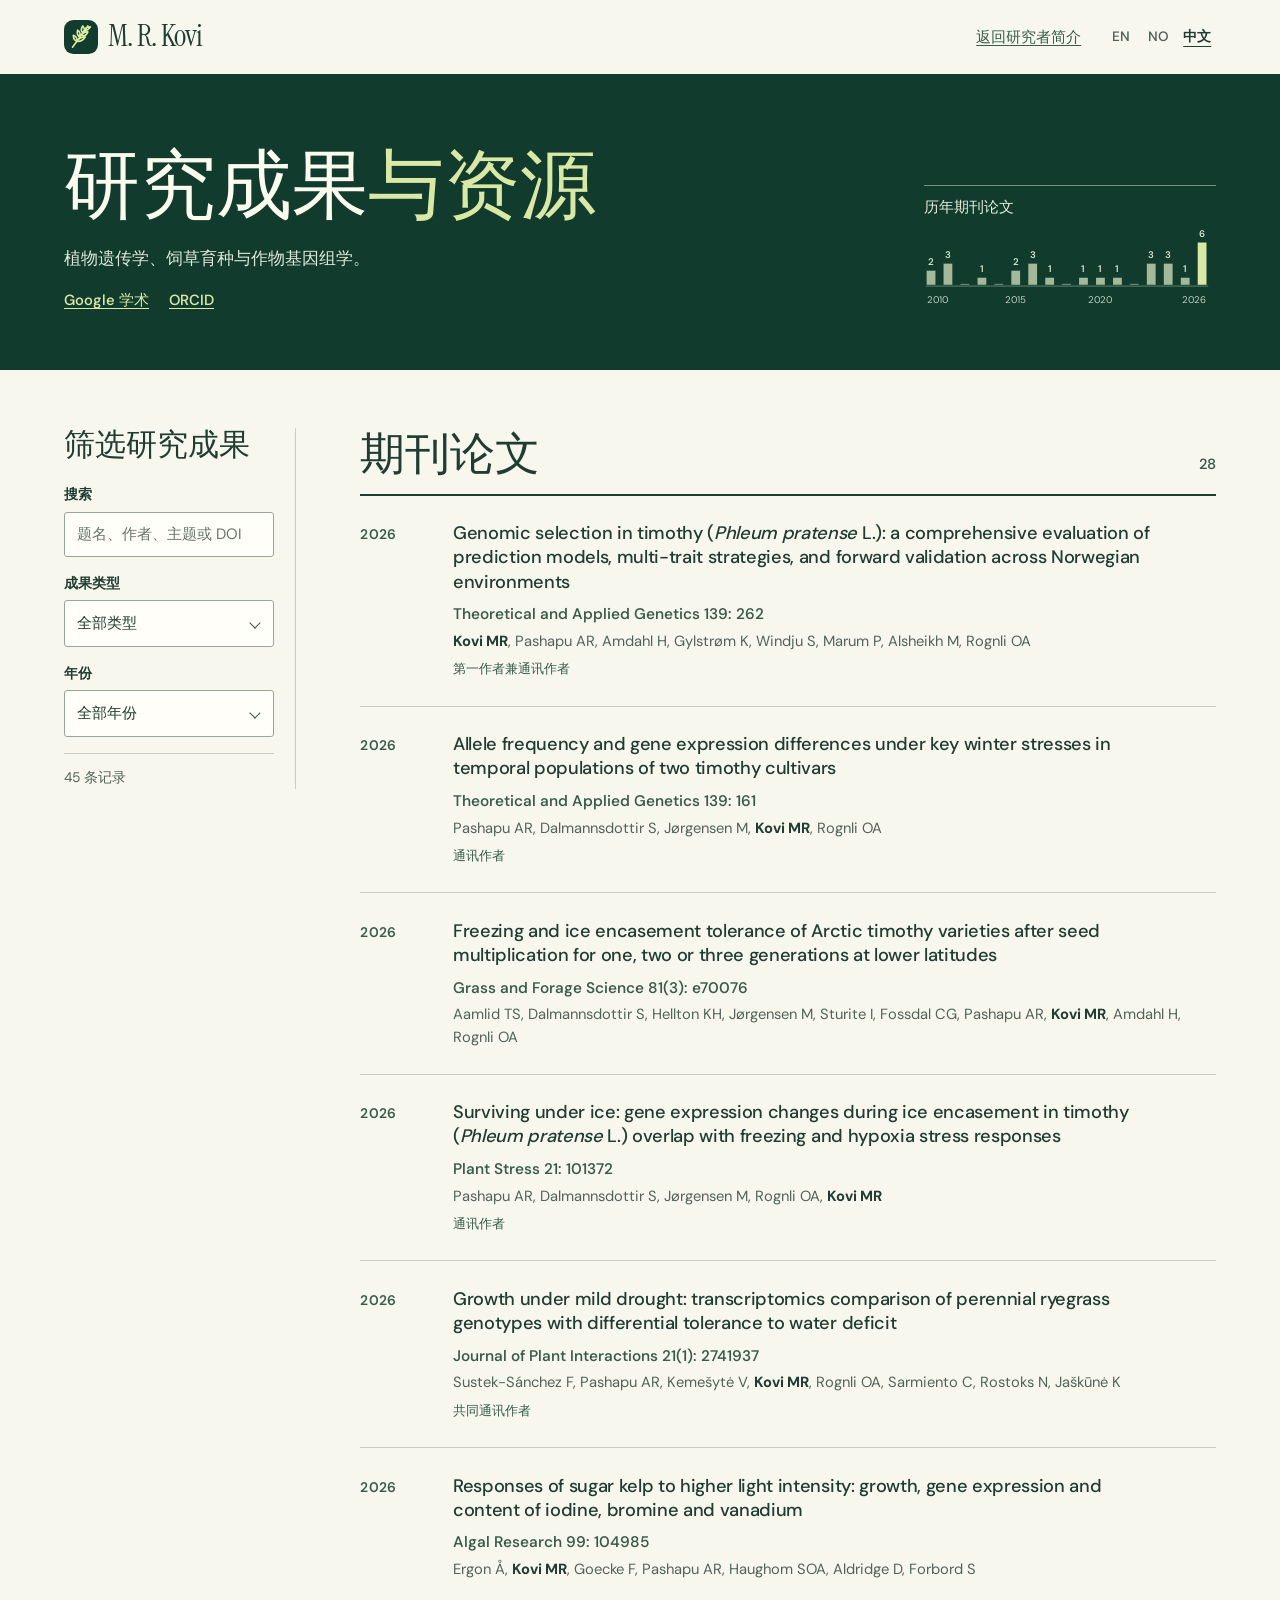
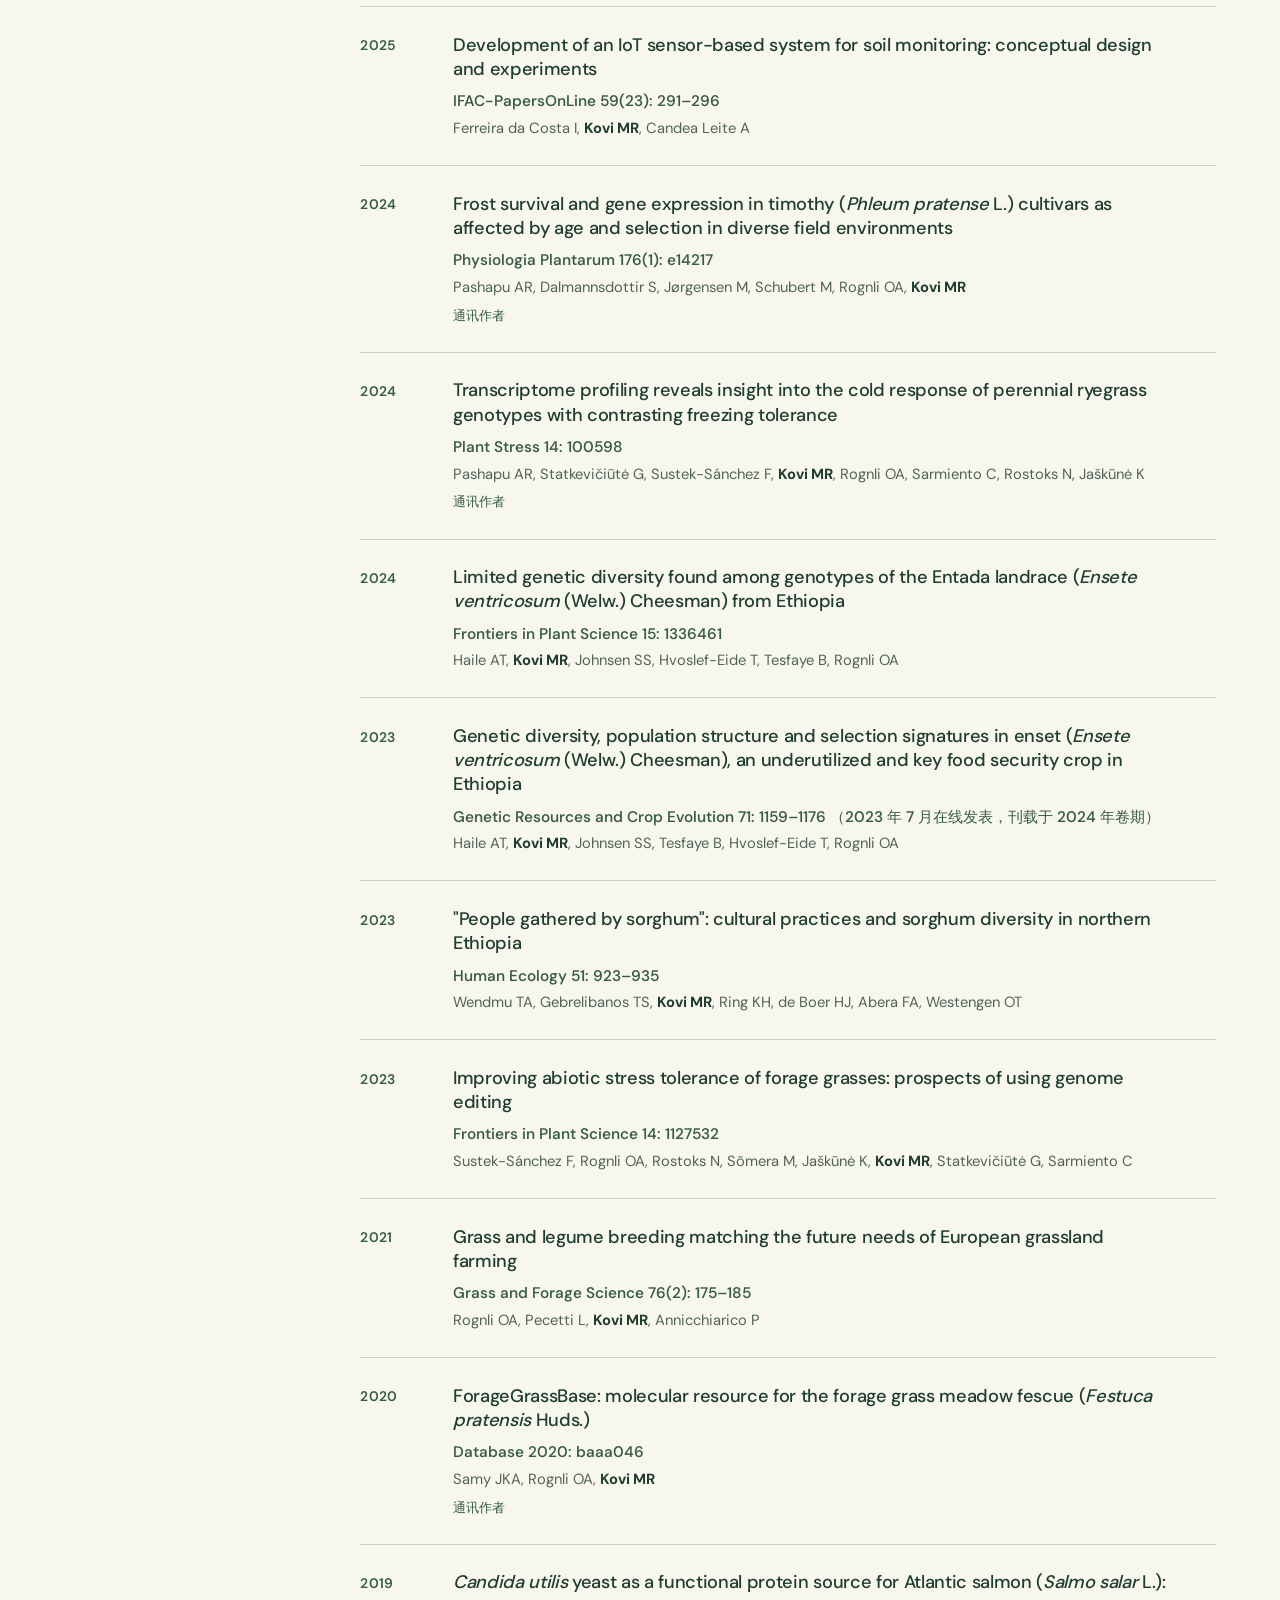
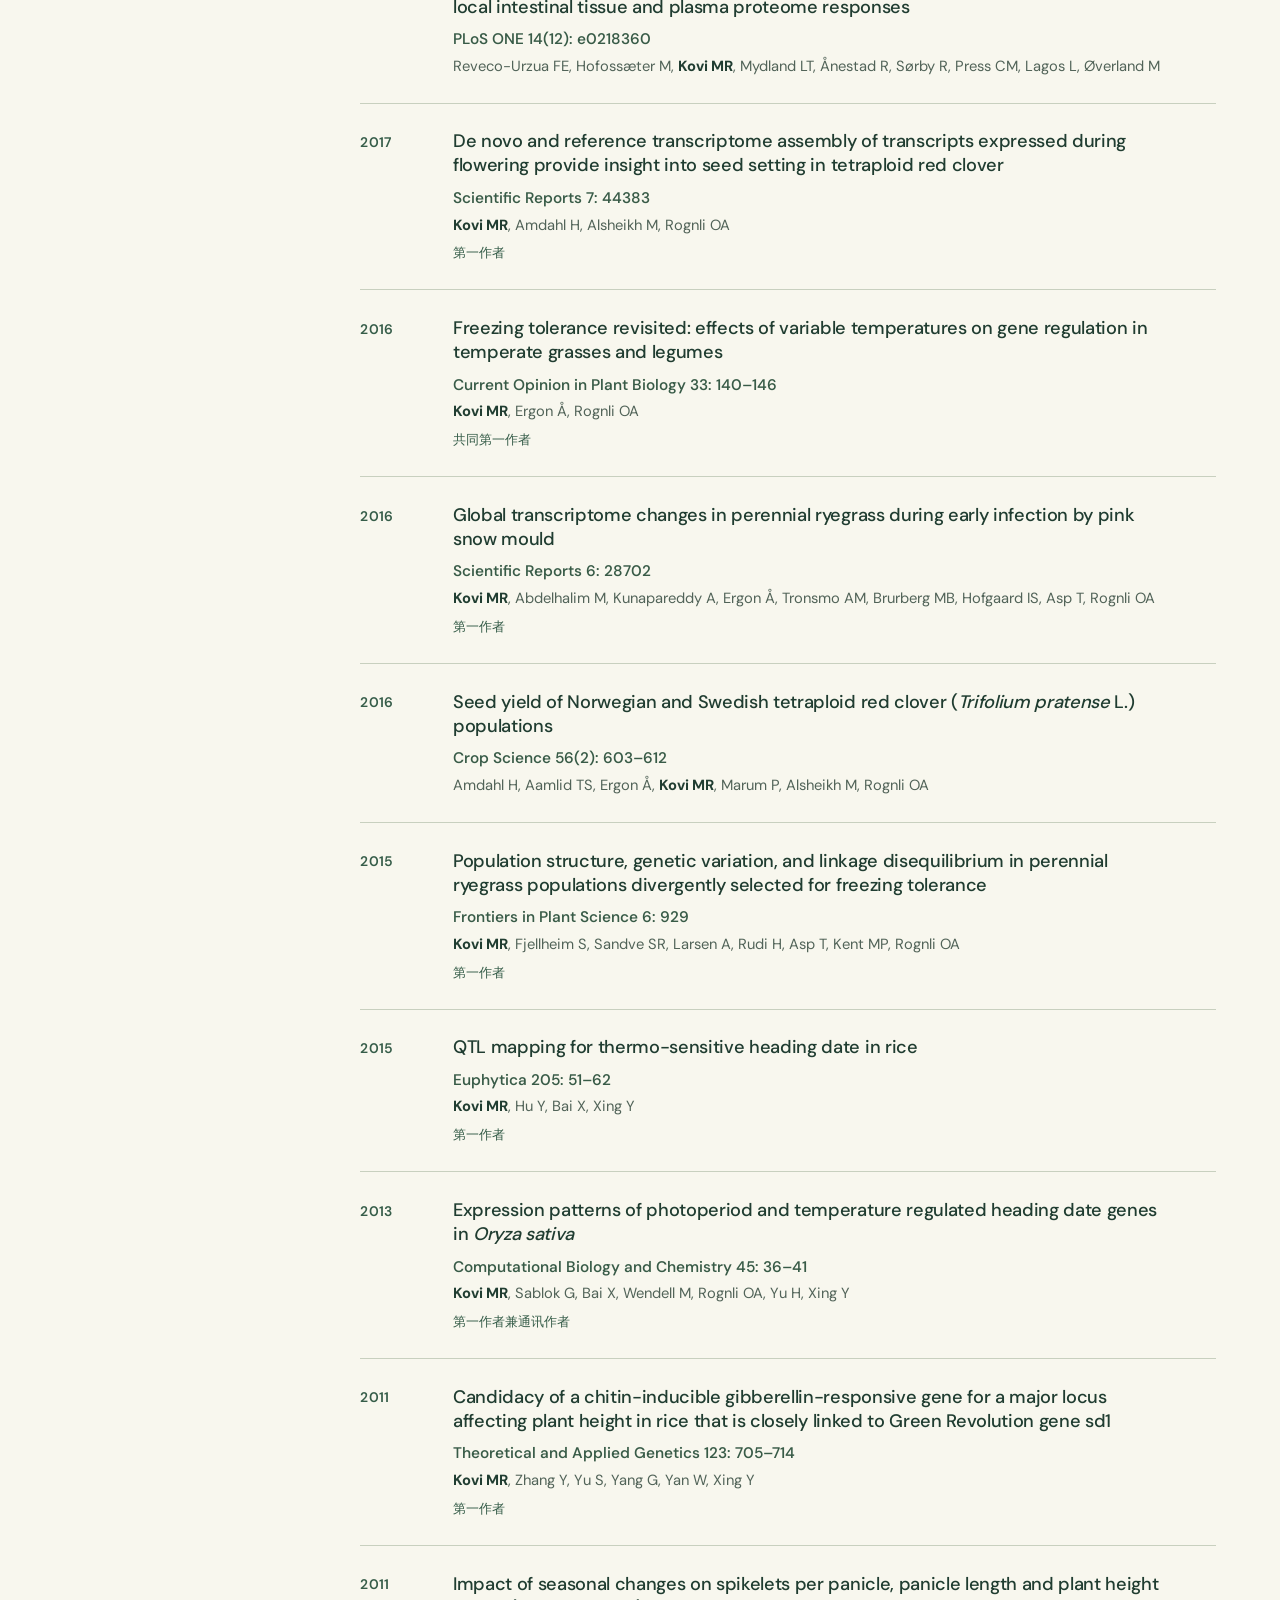
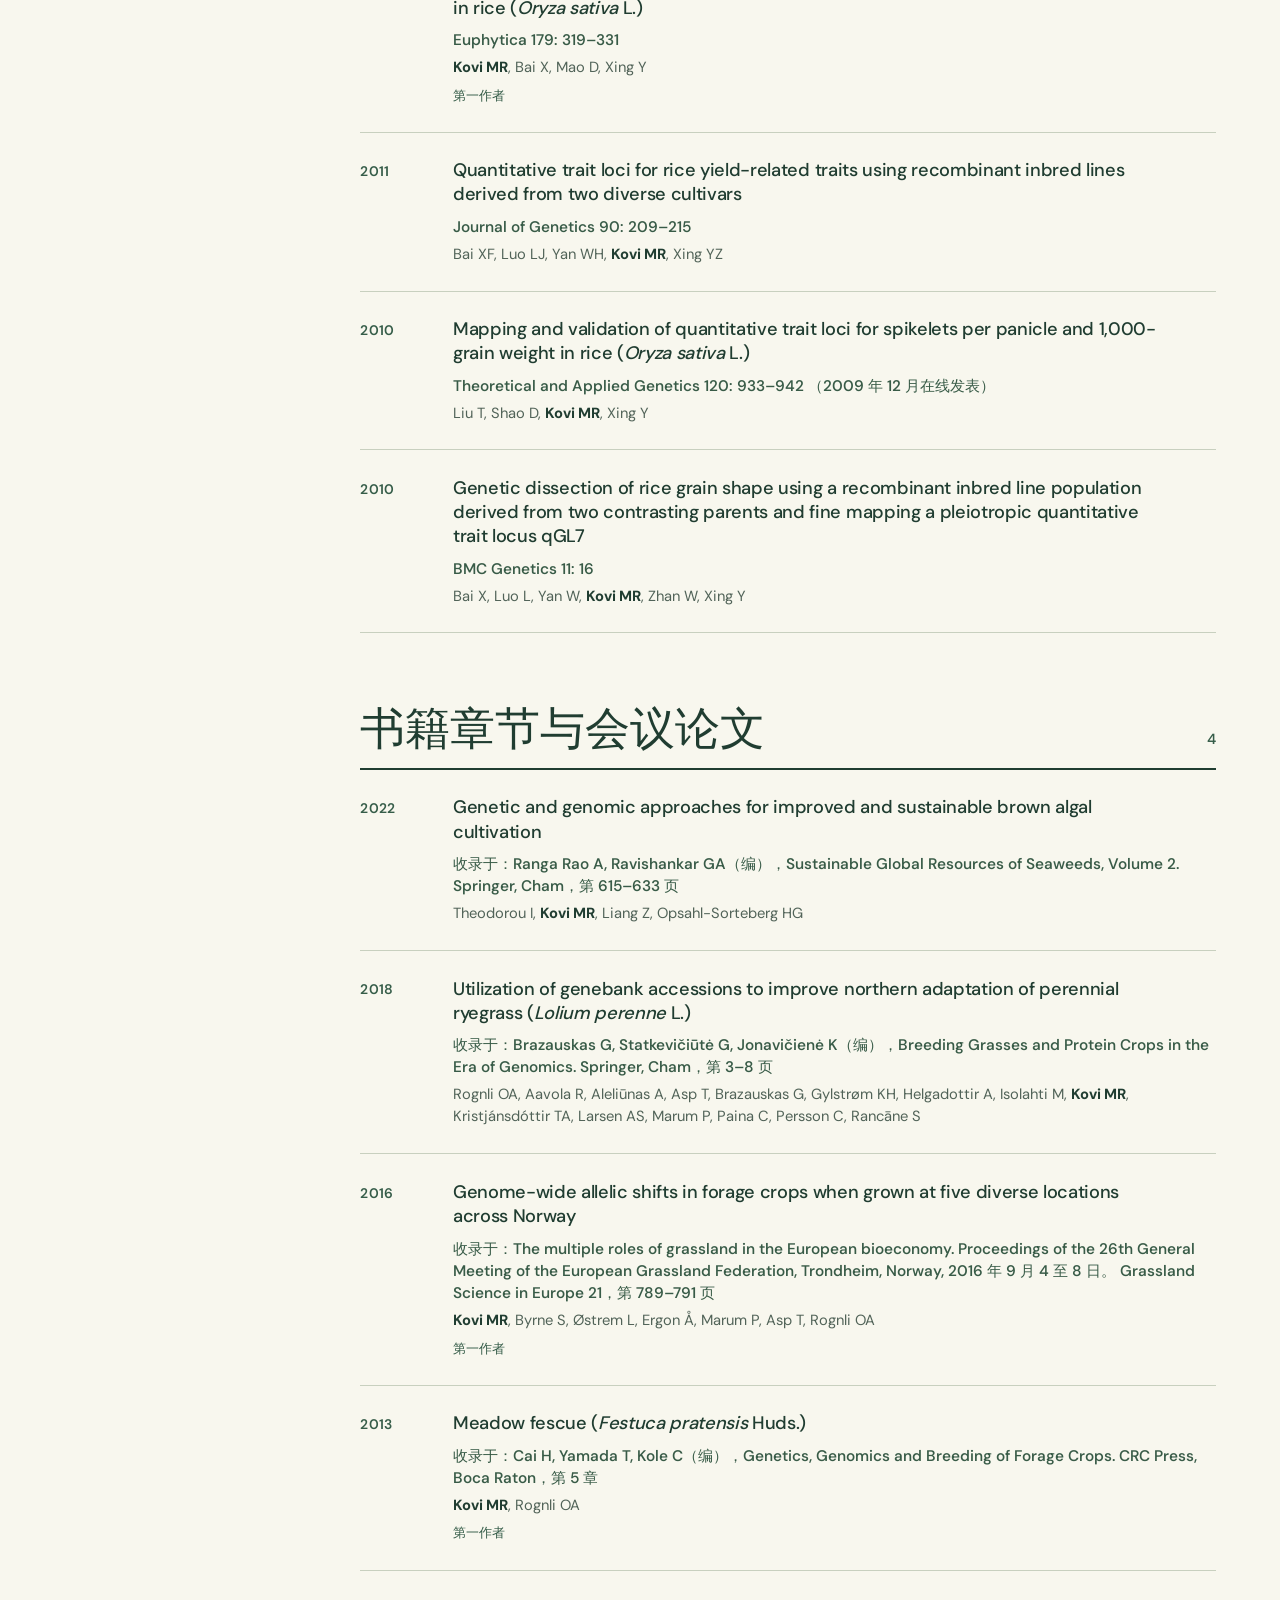
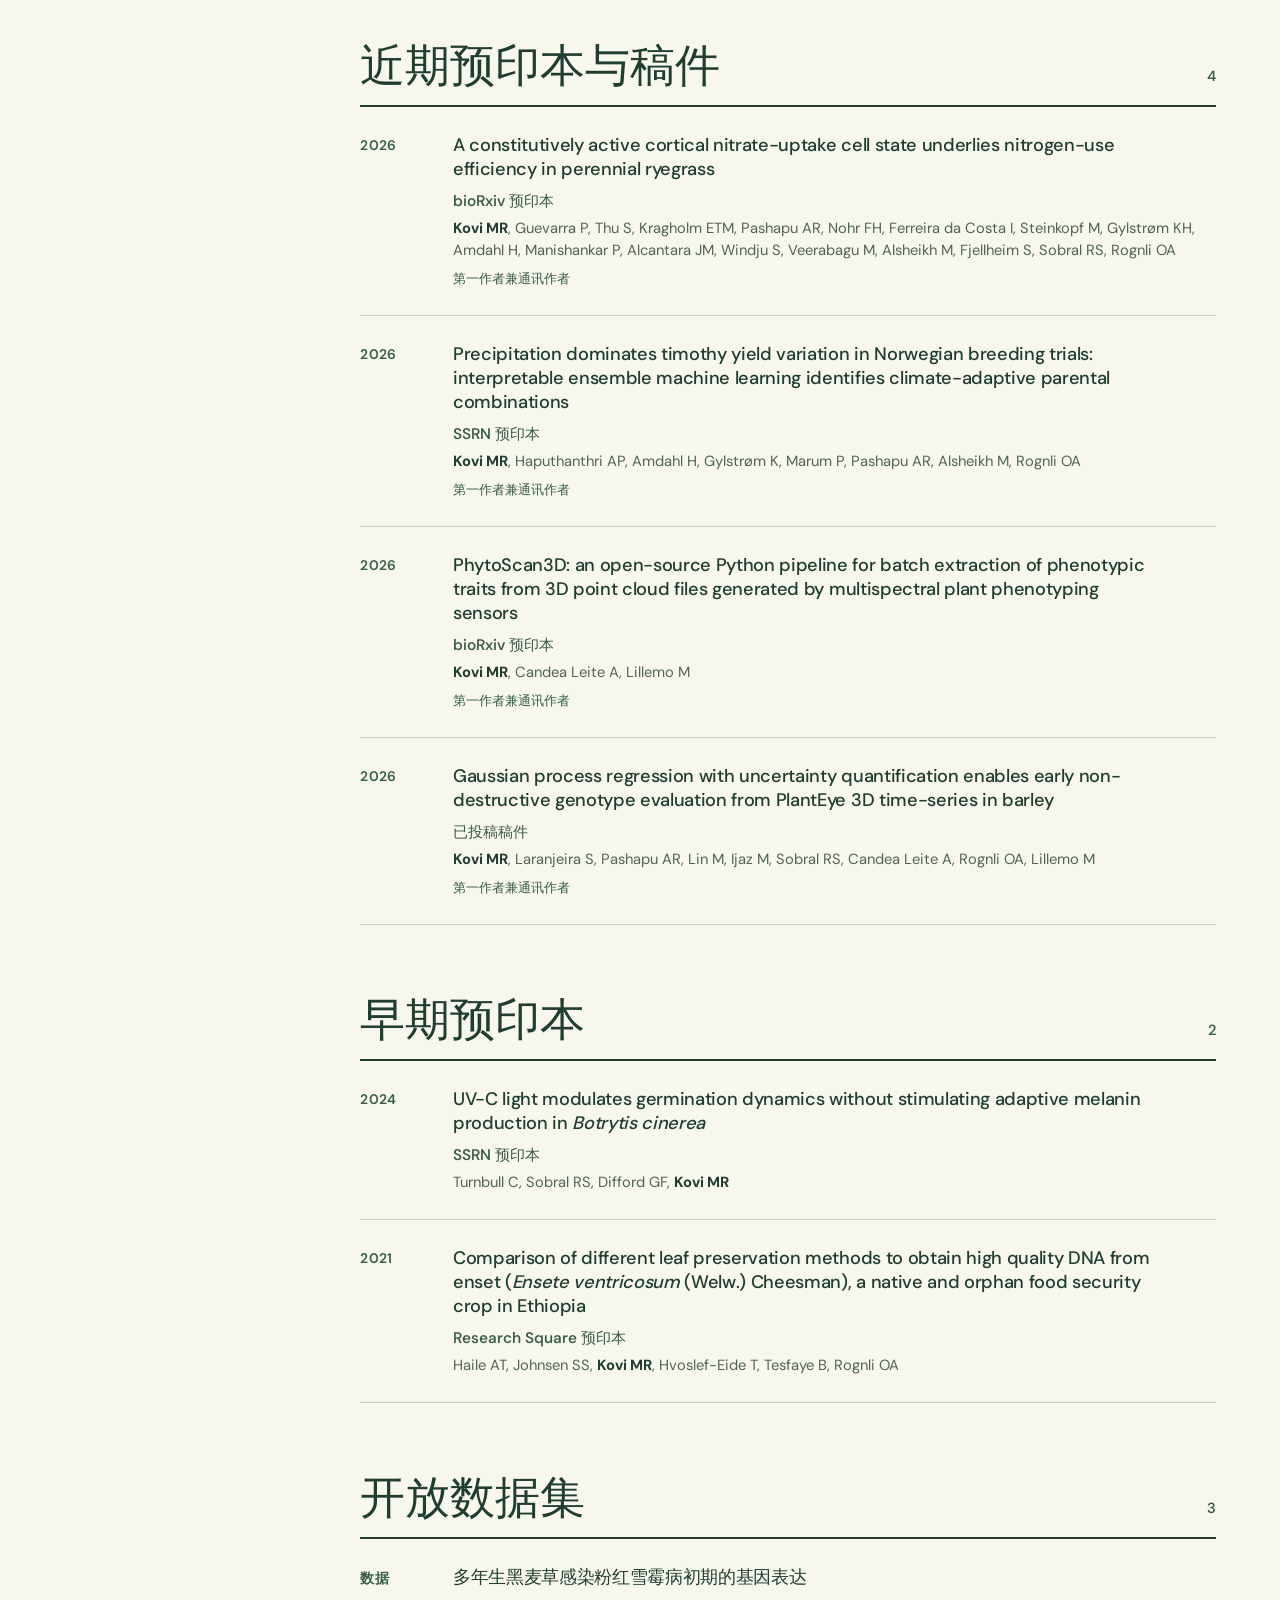
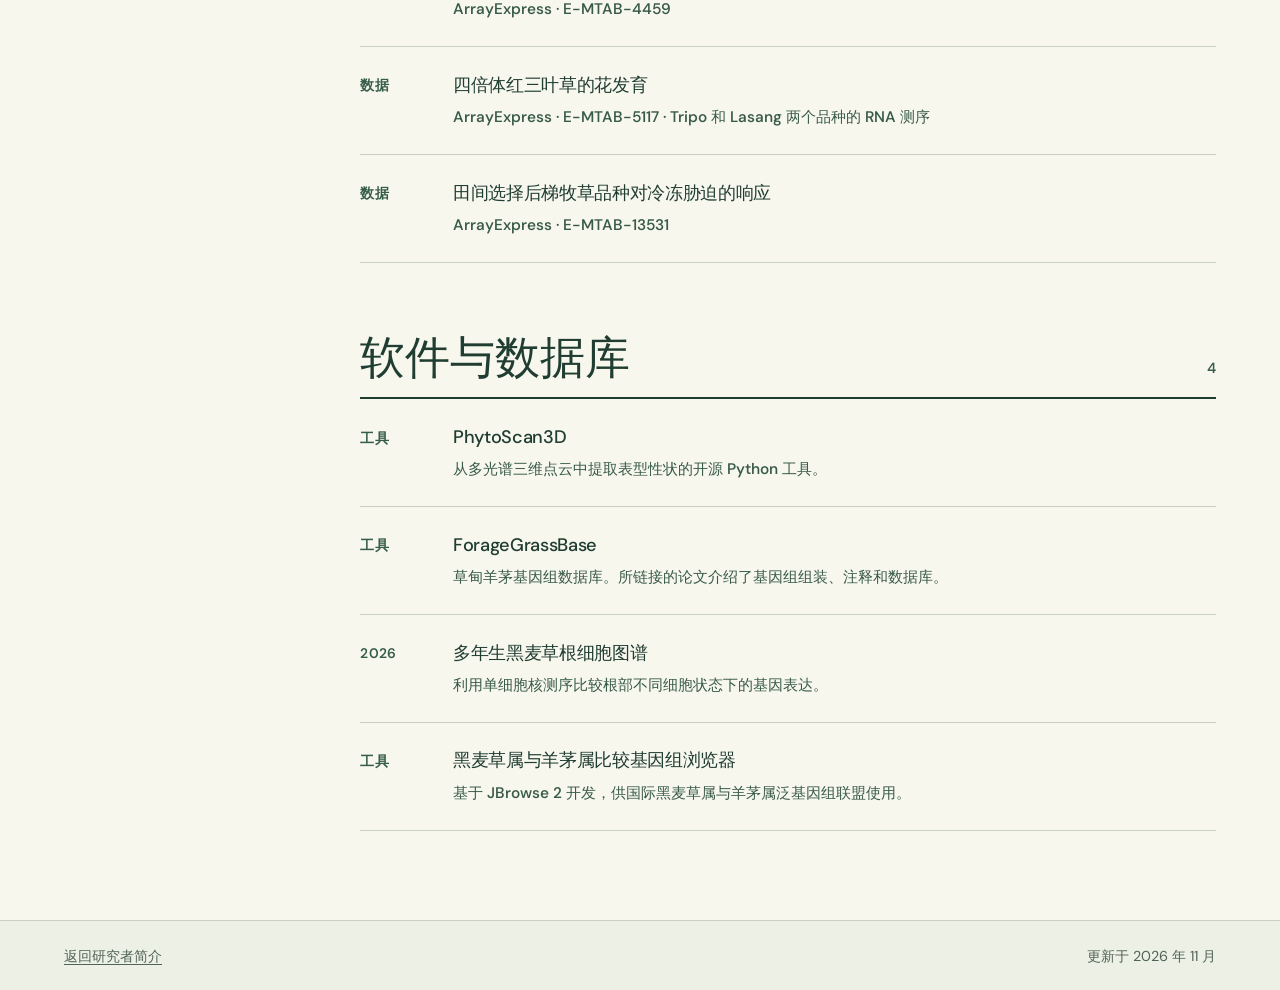
<file: publications-zh.html>
<!doctype html>
<html lang="zh-Hans"><head>
<meta charset="utf-8"><meta name="viewport" content="width=device-width, initial-scale=1">
<meta name="theme-color" content="#103b2d">
<title>研究成果与资源 · Mallikarjuna Rao Kovi</title>
<meta name="description" content="植物遗传学研究者 Mallikarjuna Rao Kovi 的论文、预印本、数据集和科研软件。">
<link rel="alternate" hreflang="en" href="https://kovimallik.github.io/publications.html">
<link rel="alternate" hreflang="nb" href="https://kovimallik.github.io/publications-no.html">
<link rel="alternate" hreflang="zh-Hans" href="https://kovimallik.github.io/publications-zh.html">
<link rel="alternate" hreflang="x-default" href="https://kovimallik.github.io/publications.html">
<link rel="canonical" href="https://kovimallik.github.io/publications-zh.html">
<link rel="icon" href="./assets/mark.svg" type="image/svg+xml">
<link rel="stylesheet" href="./archive.css"></head><body>
<a class="skip" href="#archive">跳至成果列表</a>
<header class="masthead"><div class="wrap top"><a class="brand" href="./index-zh.html" aria-label="Mallikarjuna Rao Kovi"><img src="./assets/mark.svg" alt="" width="32" height="32">M. R. Kovi</a><div class="top-tools"><a class="back" href="./index-zh.html#publications">返回研究者简介</a><nav class="language-switch" aria-label="语言"><a href="./publications.html" hreflang="en" lang="en" aria-label="English" title="English">EN</a><a href="./publications-no.html" hreflang="nb" lang="nb" aria-label="Norsk bokmål" title="Norsk bokmål">NO</a><a href="./publications-zh.html" hreflang="zh-Hans" lang="zh-Hans" aria-label="简体中文" title="简体中文" aria-current="page">中文</a></nav></div></div></header>
<section class="hero" aria-labelledby="page-title"><div class="wrap hero-inner">
<div><h1 id="page-title">研究成果<em>与资源</em></h1><p>植物遗传学、饲草育种与作物基因组学。</p><nav class="hero-links" aria-label="学术主页"><a href="https://scholar.google.com/citations?user=lWq_JT8AAAAJ">Google 学术</a><a href="https://orcid.org/0000-0002-6088-7630">ORCID</a></nav></div><figure class="output-figure" aria-labelledby="output-title"><figcaption id="output-title">历年期刊论文</figcaption><svg viewBox="0 0 332 106" role="img" aria-labelledby="chart-title chart-desc"><title id="chart-title">2010年至2026年发表的期刊论文</title><desc id="chart-desc">2010年：2篇，2011年：3篇，2012年：0篇，2013年：1篇，2014年：0篇，2015年：2篇，2016年：3篇，2017年：1篇，2018年：0篇，2019年：1篇，2020年：1篇，2021年：1篇，2022年：0篇，2023年：3篇，2024年：3篇，2025年：1篇，2026年：6篇。</desc><g aria-hidden="true"><rect x="3.0" y="61" width="10" height="16" class="column "/><text x="8.0" y="55" text-anchor="middle" class="bar-value">2</text><text x="3.0" y="98" class="bar-year" text-anchor="start">2010</text><rect x="22.2" y="53" width="10" height="24" class="column "/><text x="27.2" y="47" text-anchor="middle" class="bar-value">3</text><path class="zero" d="M41.5 76.5h10"/><rect x="60.8" y="69" width="10" height="8" class="column "/><text x="65.8" y="63" text-anchor="middle" class="bar-value">1</text><path class="zero" d="M80.0 76.5h10"/><rect x="99.2" y="61" width="10" height="16" class="column "/><text x="104.2" y="55" text-anchor="middle" class="bar-value">2</text><text x="104.2" y="98" class="bar-year" text-anchor="middle">2015</text><rect x="118.5" y="53" width="10" height="24" class="column "/><text x="123.5" y="47" text-anchor="middle" class="bar-value">3</text><rect x="137.8" y="69" width="10" height="8" class="column "/><text x="142.8" y="63" text-anchor="middle" class="bar-value">1</text><path class="zero" d="M157.0 76.5h10"/><rect x="176.2" y="69" width="10" height="8" class="column "/><text x="181.2" y="63" text-anchor="middle" class="bar-value">1</text><rect x="195.5" y="69" width="10" height="8" class="column "/><text x="200.5" y="63" text-anchor="middle" class="bar-value">1</text><text x="200.5" y="98" class="bar-year" text-anchor="middle">2020</text><rect x="214.8" y="69" width="10" height="8" class="column "/><text x="219.8" y="63" text-anchor="middle" class="bar-value">1</text><path class="zero" d="M234.0 76.5h10"/><rect x="253.2" y="53" width="10" height="24" class="column "/><text x="258.2" y="47" text-anchor="middle" class="bar-value">3</text><rect x="272.5" y="53" width="10" height="24" class="column "/><text x="277.5" y="47" text-anchor="middle" class="bar-value">3</text><rect x="291.8" y="69" width="10" height="8" class="column "/><text x="296.8" y="63" text-anchor="middle" class="bar-value">1</text><rect x="311.0" y="29" width="10" height="48" class="column last"/><text x="316.0" y="23" text-anchor="middle" class="bar-value">6</text><text x="321.0" y="98" class="bar-year" text-anchor="end">2026</text><path class="baseline" d="M2 78.5h321"/></g></svg></figure>
</div></section>
<main id="archive" class="wrap archive-layout" tabindex="-1">
<aside class="filter-column" aria-label="成果筛选">
<div class="controls" id="controls" role="search" aria-label="检索与筛选研究成果" hidden>
<h2>筛选研究成果</h2>
<div class="query"><label for="search">搜索</label><input type="search" id="search" placeholder="题名、作者、主题或 DOI"></div>
<div><label for="type">成果类型</label><div class="select-wrap"><select id="type"><option value="">全部类型</option><option value="articles">期刊论文</option><option value="chapters">书籍章节与会议论文</option><option value="preprints">预印本与稿件</option><option value="earlier">早期预印本</option><option value="datasets">开放数据集</option><option value="tools">软件与数据库</option></select></div></div>
<div><label for="year">年份</label><div class="select-wrap"><select id="year"><option value="">全部年份</option><option value="2026">2026</option><option value="2025">2025</option><option value="2024">2024</option><option value="2023">2023</option><option value="2022">2022</option><option value="2021">2021</option><option value="2020">2020</option><option value="2019">2019</option><option value="2018">2018</option><option value="2017">2017</option><option value="2016">2016</option><option value="2015">2015</option><option value="2013">2013</option><option value="2011">2011</option><option value="2010">2010</option></select></div></div>
</div>
<div class="control-status" id="control-status" hidden><span id="matches" role="status" aria-live="polite" aria-atomic="true"></span><button id="reset" type="button" hidden>清除筛选条件</button></div>
<noscript><nav aria-label="成果分类" class="fallback-nav"><a href="#articles">期刊论文</a> <a href="#chapters">书籍章节与会议论文</a> <a href="#preprints">近期预印本与稿件</a> <a href="#earlier">早期预印本</a> <a href="#datasets">开放数据集</a> <a href="#tools">软件与数据库</a></nav></noscript>
</aside>
<div class="archive-groups">
<p class="empty" id="empty" hidden>没有符合当前条件的记录。</p>
  <section class="group" id="articles" aria-labelledby="head-articles">
    <div class="group-title"><h2 id="head-articles">期刊论文</h2><span class="total">28</span></div>
    <ul class="records">
      <li class="record" data-year="2026" data-doi="10.1007/s00122-026-05371-x">
        <div class="year">2026</div>
        <div class="citation">
          <h3 lang="en"><a href="https://doi.org/10.1007/s00122-026-05371-x">Genomic selection in timothy (<i>Phleum pratense</i> L.): a comprehensive evaluation of prediction models, multi-trait strategies, and forward validation across Norwegian environments</a></h3>
          <p class="venue">Theoretical and Applied Genetics 139: 262</p>
          <p class="authors"><b>Kovi MR</b>, Pashapu AR, Amdahl H, Gylstrøm K, Windju S, Marum P, Alsheikh M, Rognli OA</p>
          <p class="role">第一作者兼通讯作者</p>
        </div>
      </li>
      <li class="record" data-year="2026" data-doi="10.1007/s00122-026-05270-1">
        <div class="year">2026</div>
        <div class="citation">
          <h3 lang="en"><a href="https://doi.org/10.1007/s00122-026-05270-1">Allele frequency and gene expression differences under key winter stresses in temporal populations of two timothy cultivars</a></h3>
          <p class="venue">Theoretical and Applied Genetics 139: 161</p>
          <p class="authors">Pashapu AR, Dalmannsdottir S, Jørgensen M, <b>Kovi MR</b>, Rognli OA</p>
          <p class="role">通讯作者</p>
        </div>
      </li>
      <li class="record" data-year="2026" data-doi="10.1111/gfs.70076">
        <div class="year">2026</div>
        <div class="citation">
          <h3 lang="en"><a href="https://doi.org/10.1111/gfs.70076">Freezing and ice encasement tolerance of Arctic timothy varieties after seed multiplication for one, two or three generations at lower latitudes</a></h3>
          <p class="venue">Grass and Forage Science 81(3): e70076</p>
          <p class="authors">Aamlid TS, Dalmannsdottir S, Hellton KH, Jørgensen M, Sturite I, Fossdal CG, Pashapu AR, <b>Kovi MR</b>, Amdahl H, Rognli OA</p>
          
        </div>
      </li>
      <li class="record" data-year="2026" data-doi="10.1016/j.stress.2026.101372">
        <div class="year">2026</div>
        <div class="citation">
          <h3 lang="en"><a href="https://doi.org/10.1016/j.stress.2026.101372">Surviving under ice: gene expression changes during ice encasement in timothy (<i>Phleum pratense</i> L.) overlap with freezing and hypoxia stress responses</a></h3>
          <p class="venue">Plant Stress 21: 101372</p>
          <p class="authors">Pashapu AR, Dalmannsdottir S, Jørgensen M, Rognli OA, <b>Kovi MR</b></p>
          <p class="role">通讯作者</p>
        </div>
      </li>
      <li class="record" data-year="2026" data-doi="10.1080/17429145.2026.2741937">
        <div class="year">2026</div>
        <div class="citation">
          <h3 lang="en"><a href="https://doi.org/10.1080/17429145.2026.2741937">Growth under mild drought: transcriptomics comparison of perennial ryegrass genotypes with differential tolerance to water deficit</a></h3>
          <p class="venue">Journal of Plant Interactions 21(1): 2741937</p>
          <p class="authors">Sustek-Sánchez F, Pashapu AR, Kemešytė V, <b>Kovi MR</b>, Rognli OA, Sarmiento C, Rostoks N, Jaškūnė K</p>
          <p class="role">共同通讯作者</p>
        </div>
      </li>
      <li class="record" data-year="2026" data-doi="10.1016/j.algal.2026.104985">
        <div class="year">2026</div>
        <div class="citation">
          <h3 lang="en"><a href="https://doi.org/10.1016/j.algal.2026.104985">Responses of sugar kelp to higher light intensity: growth, gene expression and content of iodine, bromine and vanadium</a></h3>
          <p class="venue">Algal Research 99: 104985</p>
          <p class="authors">Ergon Å, <b>Kovi MR</b>, Goecke F, Pashapu AR, Haughom SOA, Aldridge D, Forbord S</p>
          
        </div>
      </li>
      <li class="record" data-year="2025" data-doi="10.1016/j.ifacol.2025.11.802">
        <div class="year">2025</div>
        <div class="citation">
          <h3 lang="en"><a href="https://doi.org/10.1016/j.ifacol.2025.11.802">Development of an IoT sensor-based system for soil monitoring: conceptual design and experiments</a></h3>
          <p class="venue">IFAC-PapersOnLine 59(23): 291–296</p>
          <p class="authors">Ferreira da Costa I, <b>Kovi MR</b>, Candea Leite A</p>
          
        </div>
      </li>
      <li class="record" data-year="2024" data-doi="10.1111/ppl.14217">
        <div class="year">2024</div>
        <div class="citation">
          <h3 lang="en"><a href="https://doi.org/10.1111/ppl.14217">Frost survival and gene expression in timothy (<i>Phleum pratense</i> L.) cultivars as affected by age and selection in diverse field environments</a></h3>
          <p class="venue">Physiologia Plantarum 176(1): e14217</p>
          <p class="authors">Pashapu AR, Dalmannsdottir S, Jørgensen M, Schubert M, Rognli OA, <b>Kovi MR</b></p>
          <p class="role">通讯作者</p>
        </div>
      </li>
      <li class="record" data-year="2024" data-doi="10.1016/j.stress.2024.100598">
        <div class="year">2024</div>
        <div class="citation">
          <h3 lang="en"><a href="https://doi.org/10.1016/j.stress.2024.100598">Transcriptome profiling reveals insight into the cold response of perennial ryegrass genotypes with contrasting freezing tolerance</a></h3>
          <p class="venue">Plant Stress 14: 100598</p>
          <p class="authors">Pashapu AR, Statkevičiūtė G, Sustek-Sánchez F, <b>Kovi MR</b>, Rognli OA, Sarmiento C, Rostoks N, Jaškūnė K</p>
          <p class="role">通讯作者</p>
        </div>
      </li>
      <li class="record" data-year="2024" data-doi="10.3389/fpls.2024.1336461">
        <div class="year">2024</div>
        <div class="citation">
          <h3 lang="en"><a href="https://doi.org/10.3389/fpls.2024.1336461">Limited genetic diversity found among genotypes of the Entada landrace (<i>Ensete ventricosum</i> (Welw.) Cheesman) from Ethiopia</a></h3>
          <p class="venue">Frontiers in Plant Science 15: 1336461</p>
          <p class="authors">Haile AT, <b>Kovi MR</b>, Johnsen SS, Hvoslef-Eide T, Tesfaye B, Rognli OA</p>
          
        </div>
      </li>
      <li class="record" data-year="2023" data-doi="10.1007/s10722-023-01683-9">
        <div class="year">2023</div>
        <div class="citation">
          <h3 lang="en"><a href="https://doi.org/10.1007/s10722-023-01683-9">Genetic diversity, population structure and selection signatures in enset (<i>Ensete ventricosum</i> (Welw.) Cheesman), an underutilized and key food security crop in Ethiopia</a></h3>
          <p class="venue">Genetic Resources and Crop Evolution 71: 1159–1176 （2023 年 7 月在线发表，刊载于 2024 年卷期）</p>
          <p class="authors">Haile AT, <b>Kovi MR</b>, Johnsen SS, Tesfaye B, Hvoslef-Eide T, Rognli OA</p>
          
        </div>
      </li>
      <li class="record" data-year="2023" data-doi="10.1007/s10745-023-00442-9">
        <div class="year">2023</div>
        <div class="citation">
          <h3 lang="en"><a href="https://doi.org/10.1007/s10745-023-00442-9">&quot;People gathered by sorghum&quot;: cultural practices and sorghum diversity in northern Ethiopia</a></h3>
          <p class="venue">Human Ecology 51: 923–935</p>
          <p class="authors">Wendmu TA, Gebrelibanos TS, <b>Kovi MR</b>, Ring KH, de Boer HJ, Abera FA, Westengen OT</p>
          
        </div>
      </li>
      <li class="record" data-year="2023" data-doi="10.3389/fpls.2023.1127532">
        <div class="year">2023</div>
        <div class="citation">
          <h3 lang="en"><a href="https://doi.org/10.3389/fpls.2023.1127532">Improving abiotic stress tolerance of forage grasses: prospects of using genome editing</a></h3>
          <p class="venue">Frontiers in Plant Science 14: 1127532</p>
          <p class="authors">Sustek-Sánchez F, Rognli OA, Rostoks N, Sõmera M, Jaškūnė K, <b>Kovi MR</b>, Statkevičiūtė G, Sarmiento C</p>
          
        </div>
      </li>
      <li class="record" data-year="2021" data-doi="10.1111/gfs.12535">
        <div class="year">2021</div>
        <div class="citation">
          <h3 lang="en"><a href="https://doi.org/10.1111/gfs.12535">Grass and legume breeding matching the future needs of European grassland farming</a></h3>
          <p class="venue">Grass and Forage Science 76(2): 175–185</p>
          <p class="authors">Rognli OA, Pecetti L, <b>Kovi MR</b>, Annicchiarico P</p>
          
        </div>
      </li>
      <li class="record" data-year="2020" data-doi="10.1093/database/baaa046">
        <div class="year">2020</div>
        <div class="citation">
          <h3 lang="en"><a href="https://doi.org/10.1093/database/baaa046">ForageGrassBase: molecular resource for the forage grass meadow fescue (<i>Festuca pratensis</i> Huds.)</a></h3>
          <p class="venue">Database 2020: baaa046</p>
          <p class="authors">Samy JKA, Rognli OA, <b>Kovi MR</b></p>
          <p class="role">通讯作者</p>
        </div>
      </li>
      <li class="record" data-year="2019" data-doi="10.1371/journal.pone.0218360">
        <div class="year">2019</div>
        <div class="citation">
          <h3 lang="en"><a href="https://doi.org/10.1371/journal.pone.0218360"><i>Candida utilis</i> yeast as a functional protein source for Atlantic salmon (<i>Salmo salar</i> L.): local intestinal tissue and plasma proteome responses</a></h3>
          <p class="venue">PLoS ONE 14(12): e0218360</p>
          <p class="authors">Reveco-Urzua FE, Hofossæter M, <b>Kovi MR</b>, Mydland LT, Ånestad R, Sørby R, Press CM, Lagos L, Øverland M</p>
          
        </div>
      </li>
      <li class="record" data-year="2017" data-doi="10.1038/srep44383">
        <div class="year">2017</div>
        <div class="citation">
          <h3 lang="en"><a href="https://doi.org/10.1038/srep44383">De novo and reference transcriptome assembly of transcripts expressed during flowering provide insight into seed setting in tetraploid red clover</a></h3>
          <p class="venue">Scientific Reports 7: 44383</p>
          <p class="authors"><b>Kovi MR</b>, Amdahl H, Alsheikh M, Rognli OA</p>
          <p class="role">第一作者</p>
        </div>
      </li>
      <li class="record" data-year="2016" data-doi="10.1016/j.pbi.2016.07.006">
        <div class="year">2016</div>
        <div class="citation">
          <h3 lang="en"><a href="https://doi.org/10.1016/j.pbi.2016.07.006">Freezing tolerance revisited: effects of variable temperatures on gene regulation in temperate grasses and legumes</a></h3>
          <p class="venue">Current Opinion in Plant Biology 33: 140–146</p>
          <p class="authors"><b>Kovi MR</b>, Ergon Å, Rognli OA</p>
          <p class="role">共同第一作者</p>
        </div>
      </li>
      <li class="record" data-year="2016" data-doi="10.1038/srep28702">
        <div class="year">2016</div>
        <div class="citation">
          <h3 lang="en"><a href="https://doi.org/10.1038/srep28702">Global transcriptome changes in perennial ryegrass during early infection by pink snow mould</a></h3>
          <p class="venue">Scientific Reports 6: 28702</p>
          <p class="authors"><b>Kovi MR</b>, Abdelhalim M, Kunapareddy A, Ergon Å, Tronsmo AM, Brurberg MB, Hofgaard IS, Asp T, Rognli OA</p>
          <p class="role">第一作者</p>
        </div>
      </li>
      <li class="record" data-year="2016" data-doi="10.2135/cropsci2015.07.0441">
        <div class="year">2016</div>
        <div class="citation">
          <h3 lang="en"><a href="https://doi.org/10.2135/cropsci2015.07.0441">Seed yield of Norwegian and Swedish tetraploid red clover (<i>Trifolium pratense</i> L.) populations</a></h3>
          <p class="venue">Crop Science 56(2): 603–612</p>
          <p class="authors">Amdahl H, Aamlid TS, Ergon Å, <b>Kovi MR</b>, Marum P, Alsheikh M, Rognli OA</p>
          
        </div>
      </li>
      <li class="record" data-year="2015" data-doi="10.3389/fpls.2015.00929">
        <div class="year">2015</div>
        <div class="citation">
          <h3 lang="en"><a href="https://doi.org/10.3389/fpls.2015.00929">Population structure, genetic variation, and linkage disequilibrium in perennial ryegrass populations divergently selected for freezing tolerance</a></h3>
          <p class="venue">Frontiers in Plant Science 6: 929</p>
          <p class="authors"><b>Kovi MR</b>, Fjellheim S, Sandve SR, Larsen A, Rudi H, Asp T, Kent MP, Rognli OA</p>
          <p class="role">第一作者</p>
        </div>
      </li>
      <li class="record" data-year="2015" data-doi="10.1007/s10681-015-1383-6">
        <div class="year">2015</div>
        <div class="citation">
          <h3 lang="en"><a href="https://doi.org/10.1007/s10681-015-1383-6">QTL mapping for thermo-sensitive heading date in rice</a></h3>
          <p class="venue">Euphytica 205: 51–62</p>
          <p class="authors"><b>Kovi MR</b>, Hu Y, Bai X, Xing Y</p>
          <p class="role">第一作者</p>
        </div>
      </li>
      <li class="record" data-year="2013" data-doi="10.1016/j.compbiolchem.2013.03.004">
        <div class="year">2013</div>
        <div class="citation">
          <h3 lang="en"><a href="https://doi.org/10.1016/j.compbiolchem.2013.03.004">Expression patterns of photoperiod and temperature regulated heading date genes in <i>Oryza sativa</i></a></h3>
          <p class="venue">Computational Biology and Chemistry 45: 36–41</p>
          <p class="authors"><b>Kovi MR</b>, Sablok G, Bai X, Wendell M, Rognli OA, Yu H, Xing Y</p>
          <p class="role">第一作者兼通讯作者</p>
        </div>
      </li>
      <li class="record" data-year="2011" data-doi="10.1007/s00122-011-1620-x">
        <div class="year">2011</div>
        <div class="citation">
          <h3 lang="en"><a href="https://doi.org/10.1007/s00122-011-1620-x">Candidacy of a chitin-inducible gibberellin-responsive gene for a major locus affecting plant height in rice that is closely linked to Green Revolution gene sd1</a></h3>
          <p class="venue">Theoretical and Applied Genetics 123: 705–714</p>
          <p class="authors"><b>Kovi MR</b>, Zhang Y, Yu S, Yang G, Yan W, Xing Y</p>
          <p class="role">第一作者</p>
        </div>
      </li>
      <li class="record" data-year="2011" data-doi="10.1007/s10681-010-0332-7">
        <div class="year">2011</div>
        <div class="citation">
          <h3 lang="en"><a href="https://doi.org/10.1007/s10681-010-0332-7">Impact of seasonal changes on spikelets per panicle, panicle length and plant height in rice (<i>Oryza sativa</i> L.)</a></h3>
          <p class="venue">Euphytica 179: 319–331</p>
          <p class="authors"><b>Kovi MR</b>, Bai X, Mao D, Xing Y</p>
          <p class="role">第一作者</p>
        </div>
      </li>
      <li class="record" data-year="2011" data-doi="10.1007/s12041-011-0057-y">
        <div class="year">2011</div>
        <div class="citation">
          <h3 lang="en"><a href="https://doi.org/10.1007/s12041-011-0057-y">Quantitative trait loci for rice yield-related traits using recombinant inbred lines derived from two diverse cultivars</a></h3>
          <p class="venue">Journal of Genetics 90: 209–215</p>
          <p class="authors">Bai XF, Luo LJ, Yan WH, <b>Kovi MR</b>, Xing YZ</p>
          
        </div>
      </li>
      <li class="record" data-year="2010" data-doi="10.1007/s00122-009-1222-z">
        <div class="year">2010</div>
        <div class="citation">
          <h3 lang="en"><a href="https://doi.org/10.1007/s00122-009-1222-z">Mapping and validation of quantitative trait loci for spikelets per panicle and 1,000-grain weight in rice (<i>Oryza sativa</i> L.)</a></h3>
          <p class="venue">Theoretical and Applied Genetics 120: 933–942 （2009 年 12 月在线发表）</p>
          <p class="authors">Liu T, Shao D, <b>Kovi MR</b>, Xing Y</p>
          
        </div>
      </li>
      <li class="record" data-year="2010" data-doi="10.1186/1471-2156-11-16">
        <div class="year">2010</div>
        <div class="citation">
          <h3 lang="en"><a href="https://doi.org/10.1186/1471-2156-11-16">Genetic dissection of rice grain shape using a recombinant inbred line population derived from two contrasting parents and fine mapping a pleiotropic quantitative trait locus qGL7</a></h3>
          <p class="venue">BMC Genetics 11: 16</p>
          <p class="authors">Bai X, Luo L, Yan W, <b>Kovi MR</b>, Zhan W, Xing Y</p>
          
        </div>
      </li>
    </ul>
  </section>
  <section class="group" id="chapters" aria-labelledby="head-chapters">
    <div class="group-title"><h2 id="head-chapters">书籍章节与会议论文</h2><span class="total">4</span></div>
    <ul class="records">
      <li class="record" data-year="2022" data-doi="10.1007/978-3-030-92174-3_33">
        <div class="year">2022</div>
        <div class="citation">
          <h3 lang="en"><a href="https://doi.org/10.1007/978-3-030-92174-3_33">Genetic and genomic approaches for improved and sustainable brown algal cultivation</a></h3>
          <p class="venue">收录于：Ranga Rao A, Ravishankar GA（编），Sustainable Global Resources of Seaweeds, Volume 2. Springer, Cham，第 615–633 页</p>
          <p class="authors">Theodorou I, <b>Kovi MR</b>, Liang Z, Opsahl-Sorteberg HG</p>
          
        </div>
      </li>
      <li class="record" data-year="2018" data-doi="10.1007/978-3-319-89578-9_1">
        <div class="year">2018</div>
        <div class="citation">
          <h3 lang="en"><a href="https://doi.org/10.1007/978-3-319-89578-9_1">Utilization of genebank accessions to improve northern adaptation of perennial ryegrass (<i>Lolium perenne</i> L.)</a></h3>
          <p class="venue">收录于：Brazauskas G, Statkevičiūtė G, Jonavičienė K（编），Breeding Grasses and Protein Crops in the Era of Genomics. Springer, Cham，第 3–8 页</p>
          <p class="authors">Rognli OA, Aavola R, Aleliūnas A, Asp T, Brazauskas G, Gylstrøm KH, Helgadottir A, Isolahti M, <b>Kovi MR</b>, Kristjánsdóttir TA, Larsen AS, Marum P, Paina C, Persson C, Rancāne S</p>
          
        </div>
      </li>
      <li class="record" data-year="2016" data-doi="">
        <div class="year">2016</div>
        <div class="citation">
          <h3 lang="en"><a href="https://www.europeangrassland.org/fileadmin/documents/Infos/Printed_Matter/Proceedings/EGF2016.pdf">Genome-wide allelic shifts in forage crops when grown at five diverse locations across Norway</a></h3>
          <p class="venue">收录于：The multiple roles of grassland in the European bioeconomy. Proceedings of the 26th General Meeting of the European Grassland Federation, Trondheim, Norway, 2016 年 9 月 4 至 8 日。 Grassland Science in Europe 21，第 789–791 页</p>
          <p class="authors"><b>Kovi MR</b>, Byrne S, Østrem L, Ergon Å, Marum P, Asp T, Rognli OA</p>
          <p class="role">第一作者</p>
        </div>
      </li>
      <li class="record" data-year="2013" data-doi="">
        <div class="year">2013</div>
        <div class="citation">
          <h3 lang="en"><a href="https://www.routledge.com/Genetics-Genomics-and-Breeding-of-Forage-Crops/Cai-Yamada-Kole/p/book/9781482208108">Meadow fescue (<i>Festuca pratensis</i> Huds.)</a></h3>
          <p class="venue">收录于：Cai H, Yamada T, Kole C（编），Genetics, Genomics and Breeding of Forage Crops. CRC Press, Boca Raton，第 5 章</p>
          <p class="authors"><b>Kovi MR</b>, Rognli OA</p>
          <p class="role">第一作者</p>
        </div>
      </li>
    </ul>
  </section>
  <section class="group" id="preprints" aria-labelledby="head-preprints">
    <div class="group-title"><h2 id="head-preprints">近期预印本与稿件</h2><span class="total">4</span></div>
    <ul class="records">
      <li class="record" data-year="2026" data-doi="10.64898/2026.10.12.758384">
        <div class="year">2026</div>
        <div class="citation">
          <h3 lang="en"><a href="https://doi.org/10.64898/2026.10.12.758384">A constitutively active cortical nitrate-uptake cell state underlies nitrogen-use efficiency in perennial ryegrass</a></h3>
          <p class="venue">bioRxiv 预印本</p>
          <p class="authors"><b>Kovi MR</b>, Guevarra P, Thu S, Kragholm ETM, Pashapu AR, Nohr FH, Ferreira da Costa I, Steinkopf M, Gylstrøm KH, Amdahl H, Manishankar P, Alcantara JM, Windju S, Veerabagu M, Alsheikh M, Fjellheim S, Sobral RS, Rognli OA</p>
          <p class="role">第一作者兼通讯作者</p>
        </div>
      </li>
      <li class="record" data-year="2026" data-doi="10.2139/ssrn.6945436">
        <div class="year">2026</div>
        <div class="citation">
          <h3 lang="en"><a href="https://doi.org/10.2139/ssrn.6945436">Precipitation dominates timothy yield variation in Norwegian breeding trials: interpretable ensemble machine learning identifies climate-adaptive parental combinations</a></h3>
          <p class="venue">SSRN 预印本</p>
          <p class="authors"><b>Kovi MR</b>, Haputhanthri AP, Amdahl H, Gylstrøm K, Marum P, Pashapu AR, Alsheikh M, Rognli OA</p>
          <p class="role">第一作者兼通讯作者</p>
        </div>
      </li>
      <li class="record" data-year="2026" data-doi="10.64898/2026.06.01.729298">
        <div class="year">2026</div>
        <div class="citation">
          <h3 lang="en"><a href="https://doi.org/10.64898/2026.06.01.729298">PhytoScan3D: an open-source Python pipeline for batch extraction of phenotypic traits from 3D point cloud files generated by multispectral plant phenotyping sensors</a></h3>
          <p class="venue">bioRxiv 预印本</p>
          <p class="authors"><b>Kovi MR</b>, Candea Leite A, Lillemo M</p>
          <p class="role">第一作者兼通讯作者</p>
        </div>
      </li>
      <li class="record" data-year="2026" data-doi="">
        <div class="year">2026</div>
        <div class="citation">
          <h3 lang="en">Gaussian process regression with uncertainty quantification enables early non-destructive genotype evaluation from PlantEye 3D time-series in barley</h3>
          <p class="venue">已投稿稿件</p>
          <p class="authors"><b>Kovi MR</b>, Laranjeira S, Pashapu AR, Lin M, Ijaz M, Sobral RS, Candea Leite A, Rognli OA, Lillemo M</p>
          <p class="role">第一作者兼通讯作者</p>
        </div>
      </li>
    </ul>
  </section>
  <section class="group" id="earlier" aria-labelledby="head-earlier">
    <div class="group-title"><h2 id="head-earlier">早期预印本</h2><span class="total">2</span></div>
    <ul class="records">
      <li class="record" data-year="2024" data-doi="10.2139/ssrn.4849508">
        <div class="year">2024</div>
        <div class="citation">
          <h3 lang="en"><a href="https://doi.org/10.2139/ssrn.4849508">UV-C light modulates germination dynamics without stimulating adaptive melanin production in <i>Botrytis cinerea</i></a></h3>
          <p class="venue">SSRN 预印本</p>
          <p class="authors">Turnbull C, Sobral RS, Difford GF, <b>Kovi MR</b></p>
          
        </div>
      </li>
      <li class="record" data-year="2021" data-doi="10.21203/rs.3.rs-786721/v1">
        <div class="year">2021</div>
        <div class="citation">
          <h3 lang="en"><a href="https://doi.org/10.21203/rs.3.rs-786721/v1">Comparison of different leaf preservation methods to obtain high quality DNA from enset (<i>Ensete ventricosum</i> (Welw.) Cheesman), a native and orphan food security crop in Ethiopia</a></h3>
          <p class="venue">Research Square 预印本</p>
          <p class="authors">Haile AT, Johnsen SS, <b>Kovi MR</b>, Hvoslef-Eide T, Tesfaye B, Rognli OA</p>
          
        </div>
      </li>
    </ul>
  </section>
  <section class="group" id="datasets" aria-labelledby="head-datasets">
    <div class="group-title"><h2 id="head-datasets">开放数据集</h2><span class="total">3</span></div>
    <ul class="records">
      <li class="record" data-year="" data-doi="">
        <div class="year">数据</div>
        <div class="citation">
          <h3><a href="https://www.ebi.ac.uk/biostudies/arrayexpress/studies/E-MTAB-4459">多年生黑麦草感染粉红雪霉病初期的基因表达</a></h3>
          <p class="venue">ArrayExpress · E-MTAB-4459</p>
          
          
        </div>
      </li>
      <li class="record" data-year="" data-doi="">
        <div class="year">数据</div>
        <div class="citation">
          <h3><a href="https://www.ebi.ac.uk/gxa/experiments/E-MTAB-5117">四倍体红三叶草的花发育</a></h3>
          <p class="venue">ArrayExpress · E-MTAB-5117 · Tripo 和 Lasang 两个品种的 RNA 测序</p>
          
          
        </div>
      </li>
      <li class="record" data-year="" data-doi="">
        <div class="year">数据</div>
        <div class="citation">
          <h3><a href="https://www.ebi.ac.uk/biostudies/arrayexpress/studies/E-MTAB-13531">田间选择后梯牧草品种对冷冻胁迫的响应</a></h3>
          <p class="venue">ArrayExpress · E-MTAB-13531</p>
          
          
        </div>
      </li>
    </ul>
  </section>
  <section class="group" id="tools" aria-labelledby="head-tools">
    <div class="group-title"><h2 id="head-tools">软件与数据库</h2><span class="total">4</span></div>
    <ul class="records">
      <li class="record" data-year="" data-doi="">
        <div class="year">工具</div>
        <div class="citation">
          <h3><a href="https://github.com/kovimallik/phytoscan3d">PhytoScan3D</a></h3>
          <p class="venue">从多光谱三维点云中提取表型性状的开源 Python 工具。</p>
          
          
        </div>
      </li>
      <li class="record" data-year="" data-doi="">
        <div class="year">工具</div>
        <div class="citation">
          <h3><a href="https://doi.org/10.1093/database/baaa046">ForageGrassBase</a></h3>
          <p class="venue">草甸羊茅基因组数据库。所链接的论文介绍了基因组组装、注释和数据库。</p>
          
          
        </div>
      </li>
      <li class="record" data-year="2026" data-doi="">
        <div class="year">2026</div>
        <div class="citation">
          <h3><a href="https://kovimallik.github.io/lolium-root-atlas/">多年生黑麦草根细胞图谱</a></h3>
          <p class="venue">利用单细胞核测序比较根部不同细胞状态下的基因表达。</p>
          
          
        </div>
      </li>
      <li class="record" data-year="" data-doi="">
        <div class="year">工具</div>
        <div class="citation">
          <h3>黑麦草属与羊茅属比较基因组浏览器</h3>
          <p class="venue">基于 JBrowse 2 开发，供国际黑麦草属与羊茅属泛基因组联盟使用。</p>
          
          
        </div>
      </li>
    </ul>
  </section>
</div>
</main>
<footer><div class="wrap foot"><a href="./index-zh.html#publications">返回研究者简介</a><span>更新于 2026 年 11 月</span></div></footer>
<script>
(() => {
  const search = document.querySelector('#search');
  const type = document.querySelector('#type');
  const year = document.querySelector('#year');
  const groups = Array.from(document.querySelectorAll('.group'));
  const reset = document.querySelector('#reset');
  const status = document.querySelector('#matches');
  const empty = document.querySelector('#empty');
  const normalize = value => value.toLowerCase().replace(/ø/g, 'o').replace(/æ/g, 'ae').normalize('NFD').replace(/[\u0300-\u036f]/g, '');

  // These are ordinary search terms for concepts in the cited titles.
  const topicNames = [
    ['perennial ryegrass', 'flerårig raigras', '多年生黑麦草'],
    ['red clover', 'rødkløver', '红三叶草'],
    ['timothy', 'timotei', '梯牧草'],
    ['meadow fescue', 'engsvingel', '草甸羊茅'],
    ['rice', 'ris', '水稻'],
    ['drought', 'tørke', '干旱'],
    ['nitrogen', 'nitrogen', '氮'],
    ['genomic selection', 'genomisk seleksjon', '基因组选择'],
    ['genomic prediction', 'genomisk prediksjon', '基因组预测'],
    ['winter', 'vinter', '越冬'],
    ['freezing', 'frost', '冷冻'],
    ['phenotyp', 'fenotyping', '表型'],
    ['gene expression', 'genuttrykk', '基因表达'],
    ['single-nucleus', 'enkeltkjerne', '单细胞核'],
  ];
  const searchWords = (node) => {
    const words = normalize(node.textContent + ' ' + node.dataset.doi);
    const topics = topicNames.filter(names => words.includes(names[0]));
    return words + ' ' + topics.flat().map(normalize).join(' ');
  };

  const records = groups.flatMap(group =>
    Array.from(group.querySelectorAll('.record'), node => ({
      node,
      category: group.id,
      year: node.dataset.year,
      words: searchWords(node),
    }))
  );


  const switchLinks = Array.from(document.querySelectorAll('.language-switch a'));
  const initial = new URLSearchParams(location.search);
  search.value = initial.get('q') || '';
  function restoreSelect(select, key) {
    const saved = initial.get(key);
    if (saved && Array.from(select.options).some(option => option.value === saved)) select.value = saved;
  }
  restoreSelect(type, 'type');
  restoreSelect(year, 'year');

  function updateLanguageLinks() {
    const query = new URLSearchParams();
    if (search.value.trim()) query.set('q', search.value.trim());
    if (type.value) query.set('type', type.value);
    if (year.value) query.set('year', year.value);
    const suffix = query.toString();
    for (const link of switchLinks) {
      const base = link.getAttribute('href').split('?')[0];
      link.setAttribute('href', base + (suffix ? '?' + suffix : ''));
    }
  }

  function update() {
    updateLanguageLinks();
    const terms = normalize(search.value.trim()).split(/\s+/).filter(Boolean);
    const counts = new Map();
    let matches = 0;
    for (const entry of records) {
      const visible = (!type.value || type.value === entry.category)
        && (!year.value || year.value === entry.year)
        && terms.every(term => entry.words.includes(term));
      entry.node.hidden = !visible;
      if (visible) {
        matches++;
        counts.set(entry.category, (counts.get(entry.category) || 0) + 1);
      }
    }
    for (const group of groups) {
      const count = counts.get(group.id) || 0;
      group.hidden = !count;
      group.querySelector('.total').textContent = count;
    }
    status.textContent = matches === 1 ? '1 条记录' : matches + ' 条记录';
    empty.hidden = matches !== 0;
    reset.hidden = !(terms.length || type.value || year.value);
  }
  search.addEventListener('input', update);
  type.addEventListener('change', update);
  year.addEventListener('change', update);
  reset.addEventListener('click', () => {
    search.value = '';
    type.value = '';
    year.value = '';
    update();
    search.focus();
  });
  document.querySelector('#controls').hidden = false;
  document.querySelector('#control-status').hidden = false;
  update();
})();
</script></body></html>
</file>
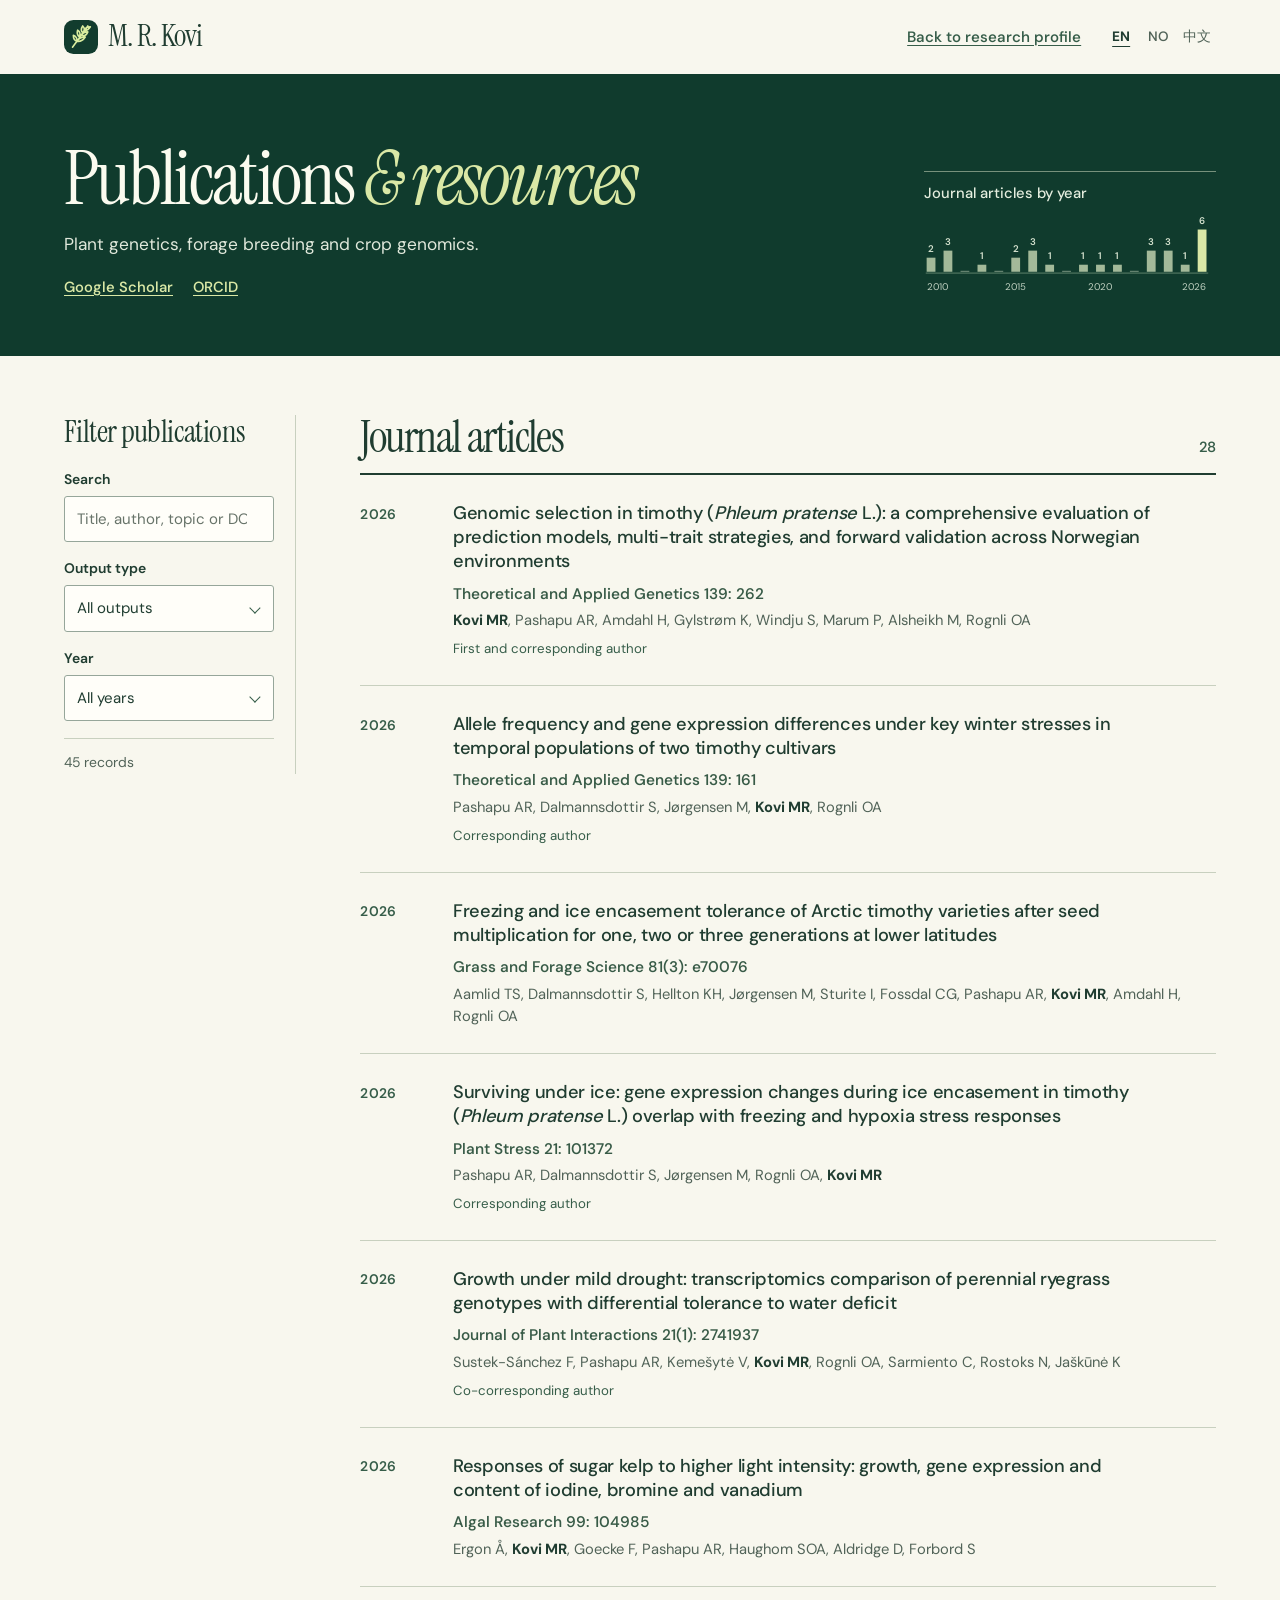
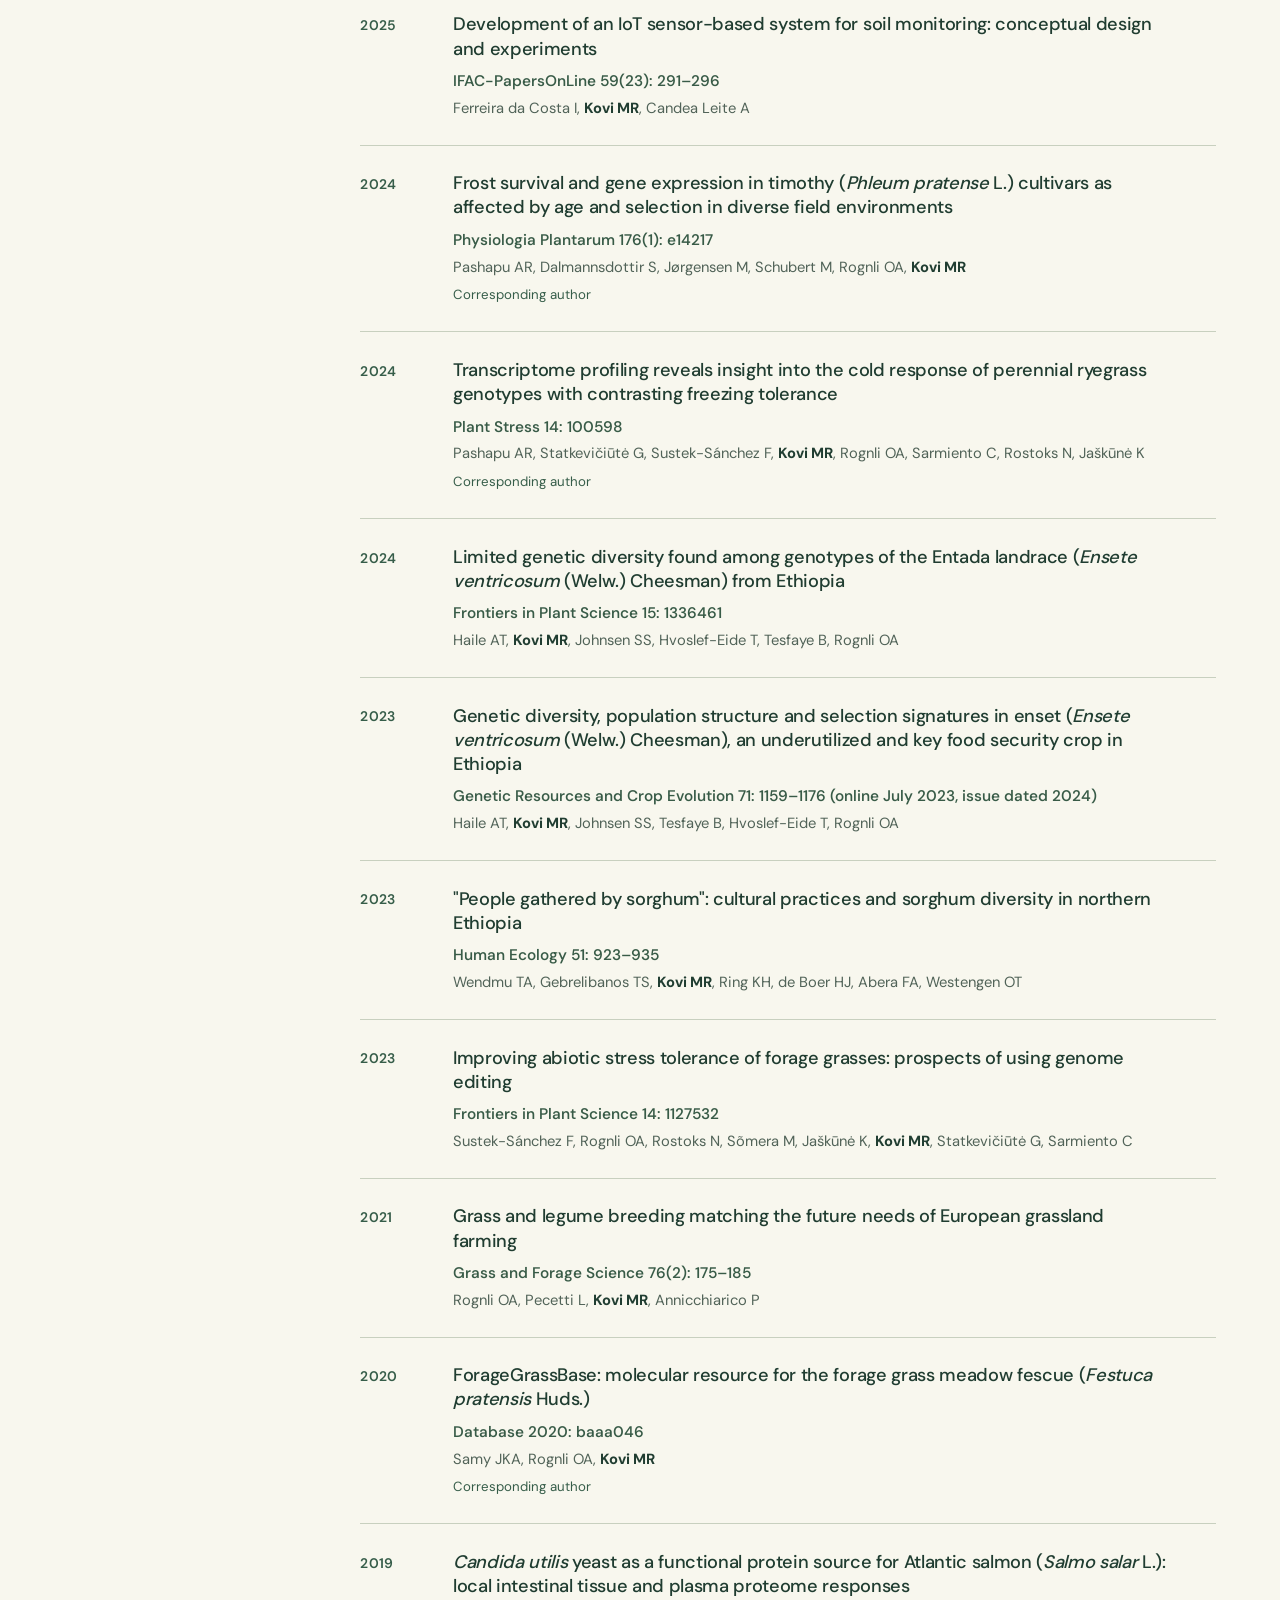
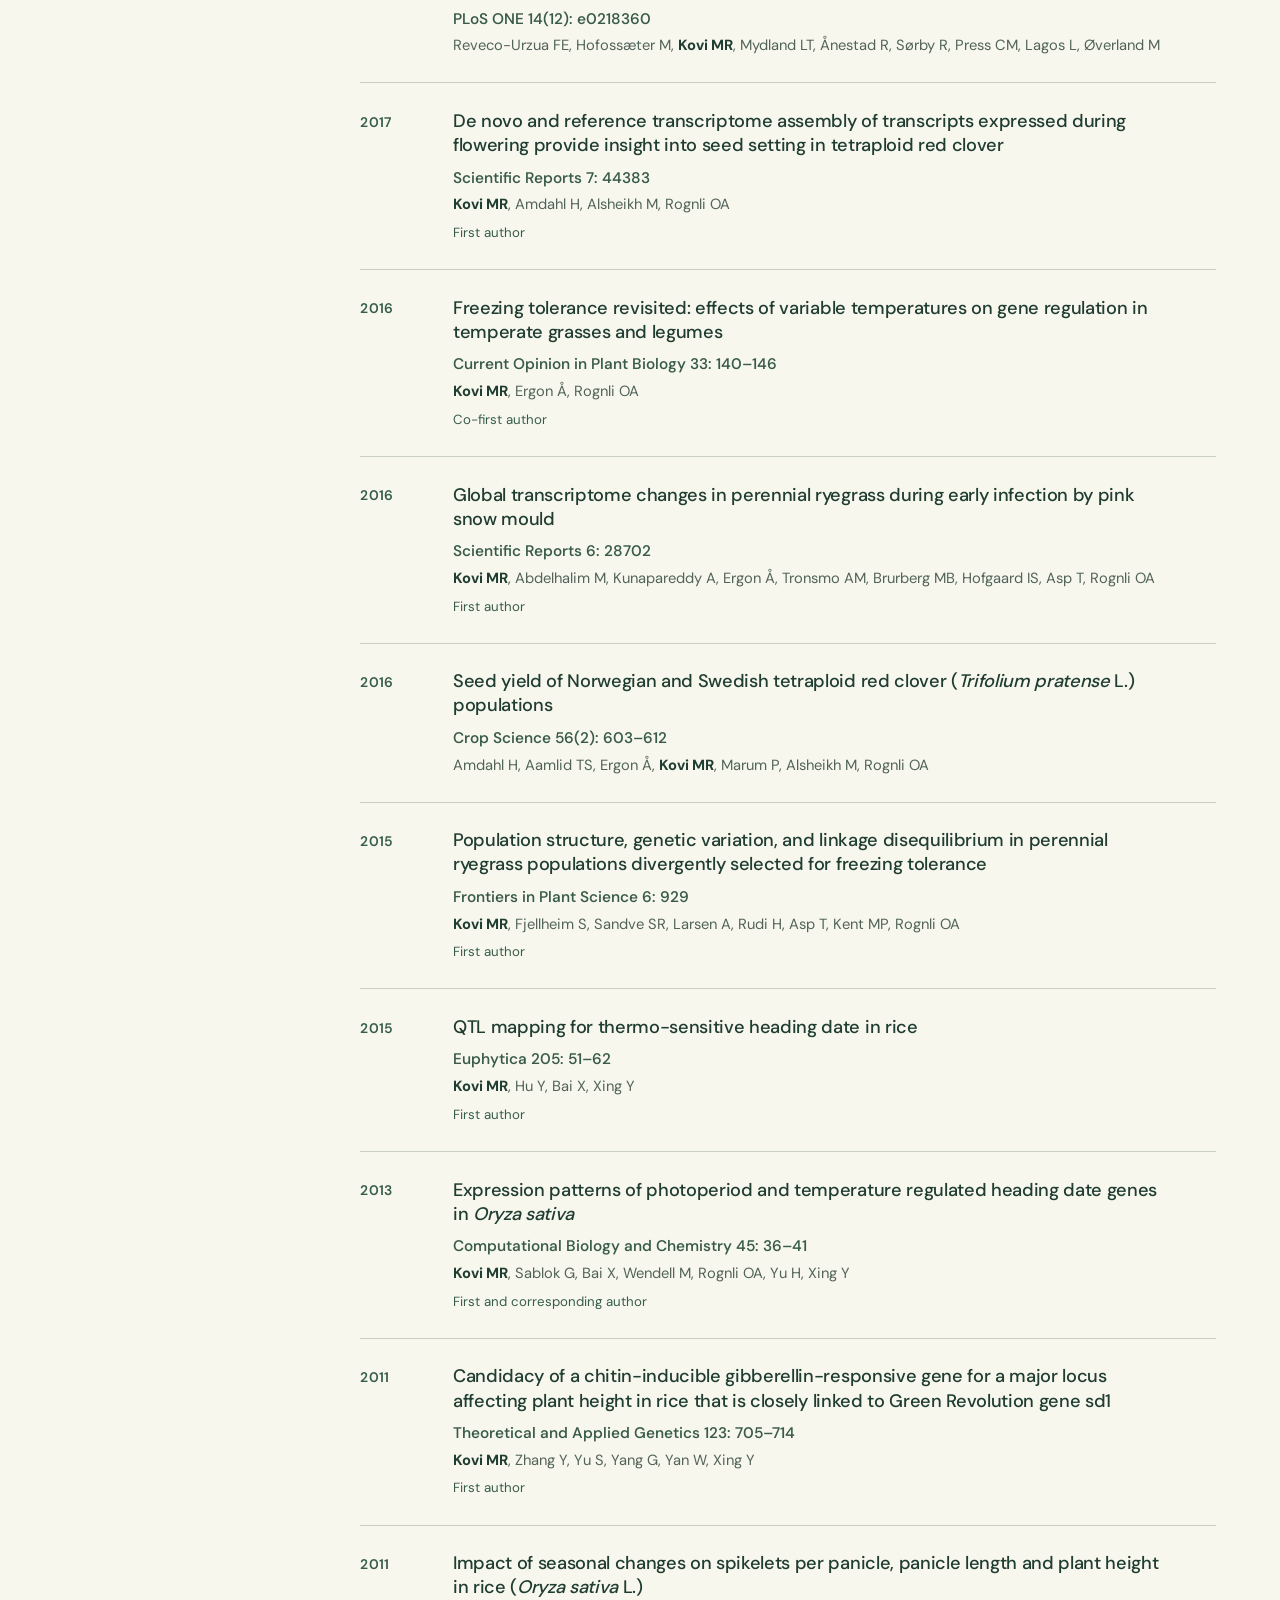
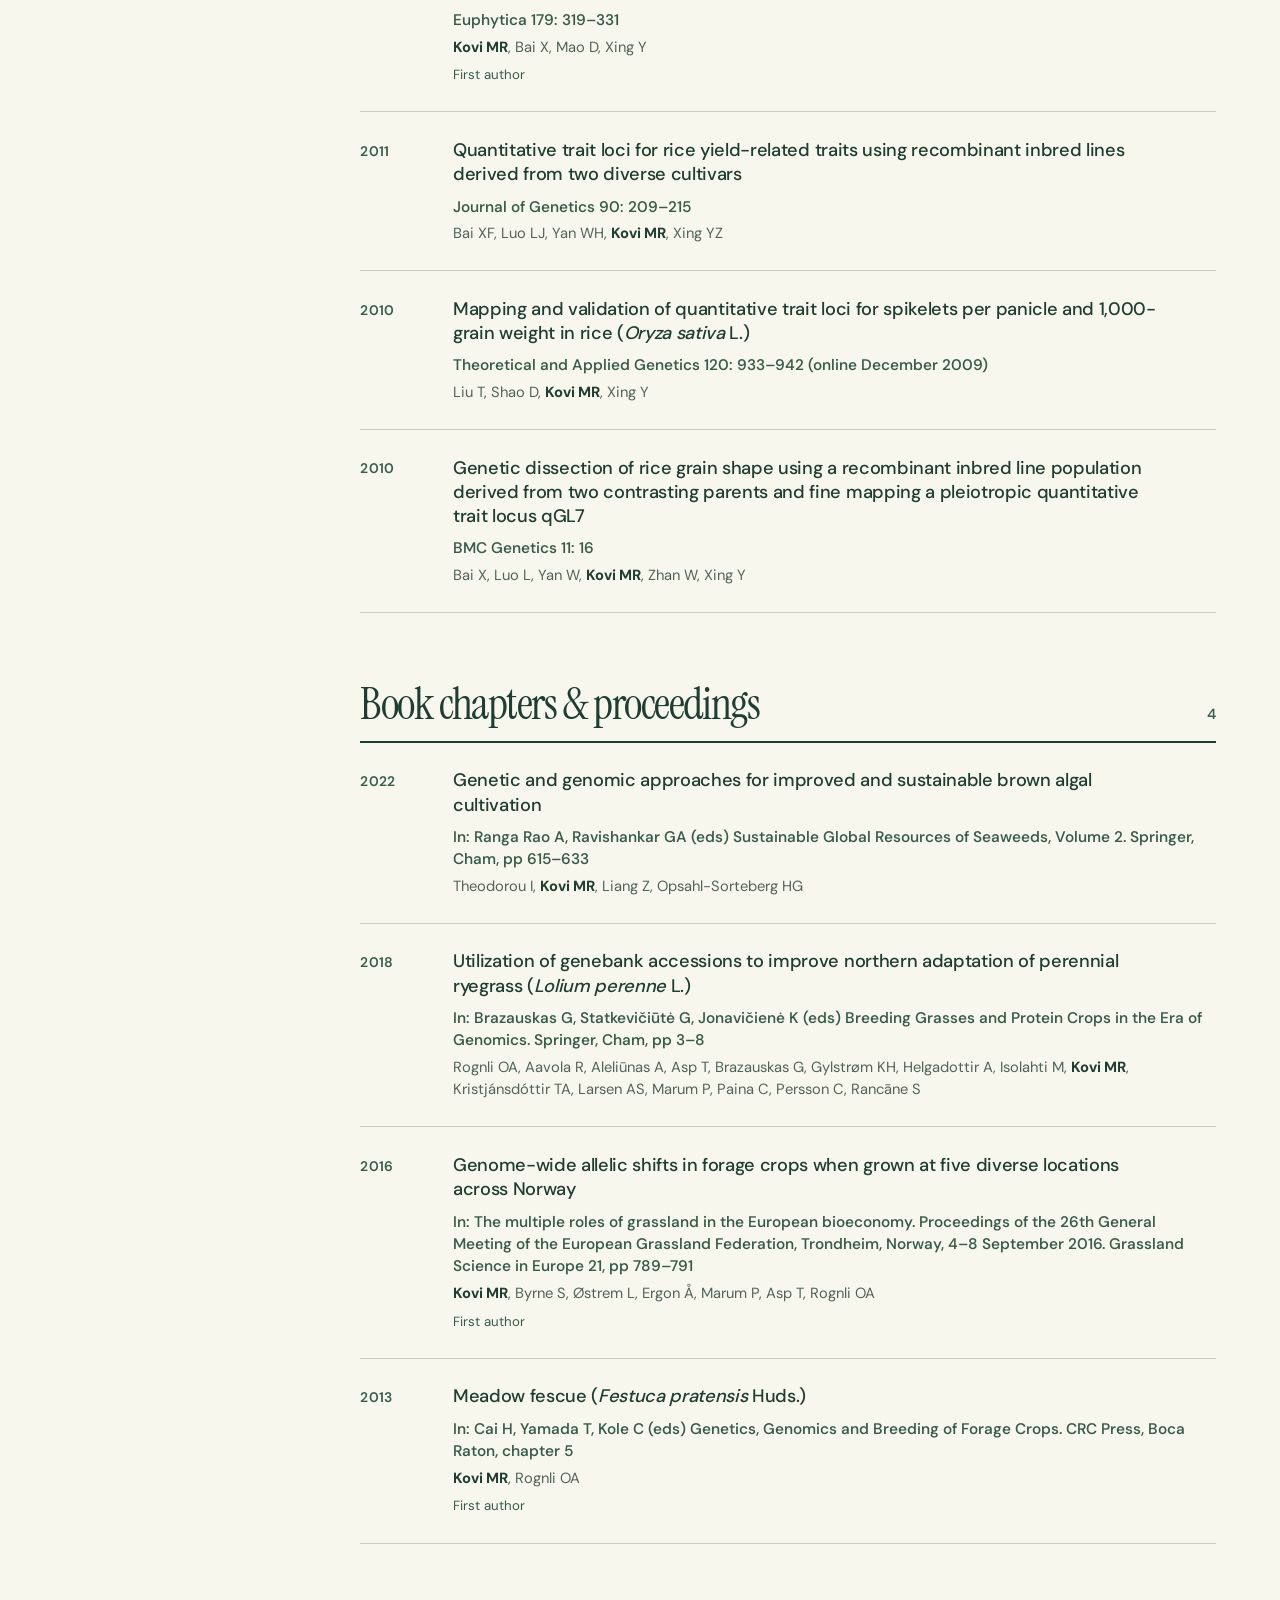
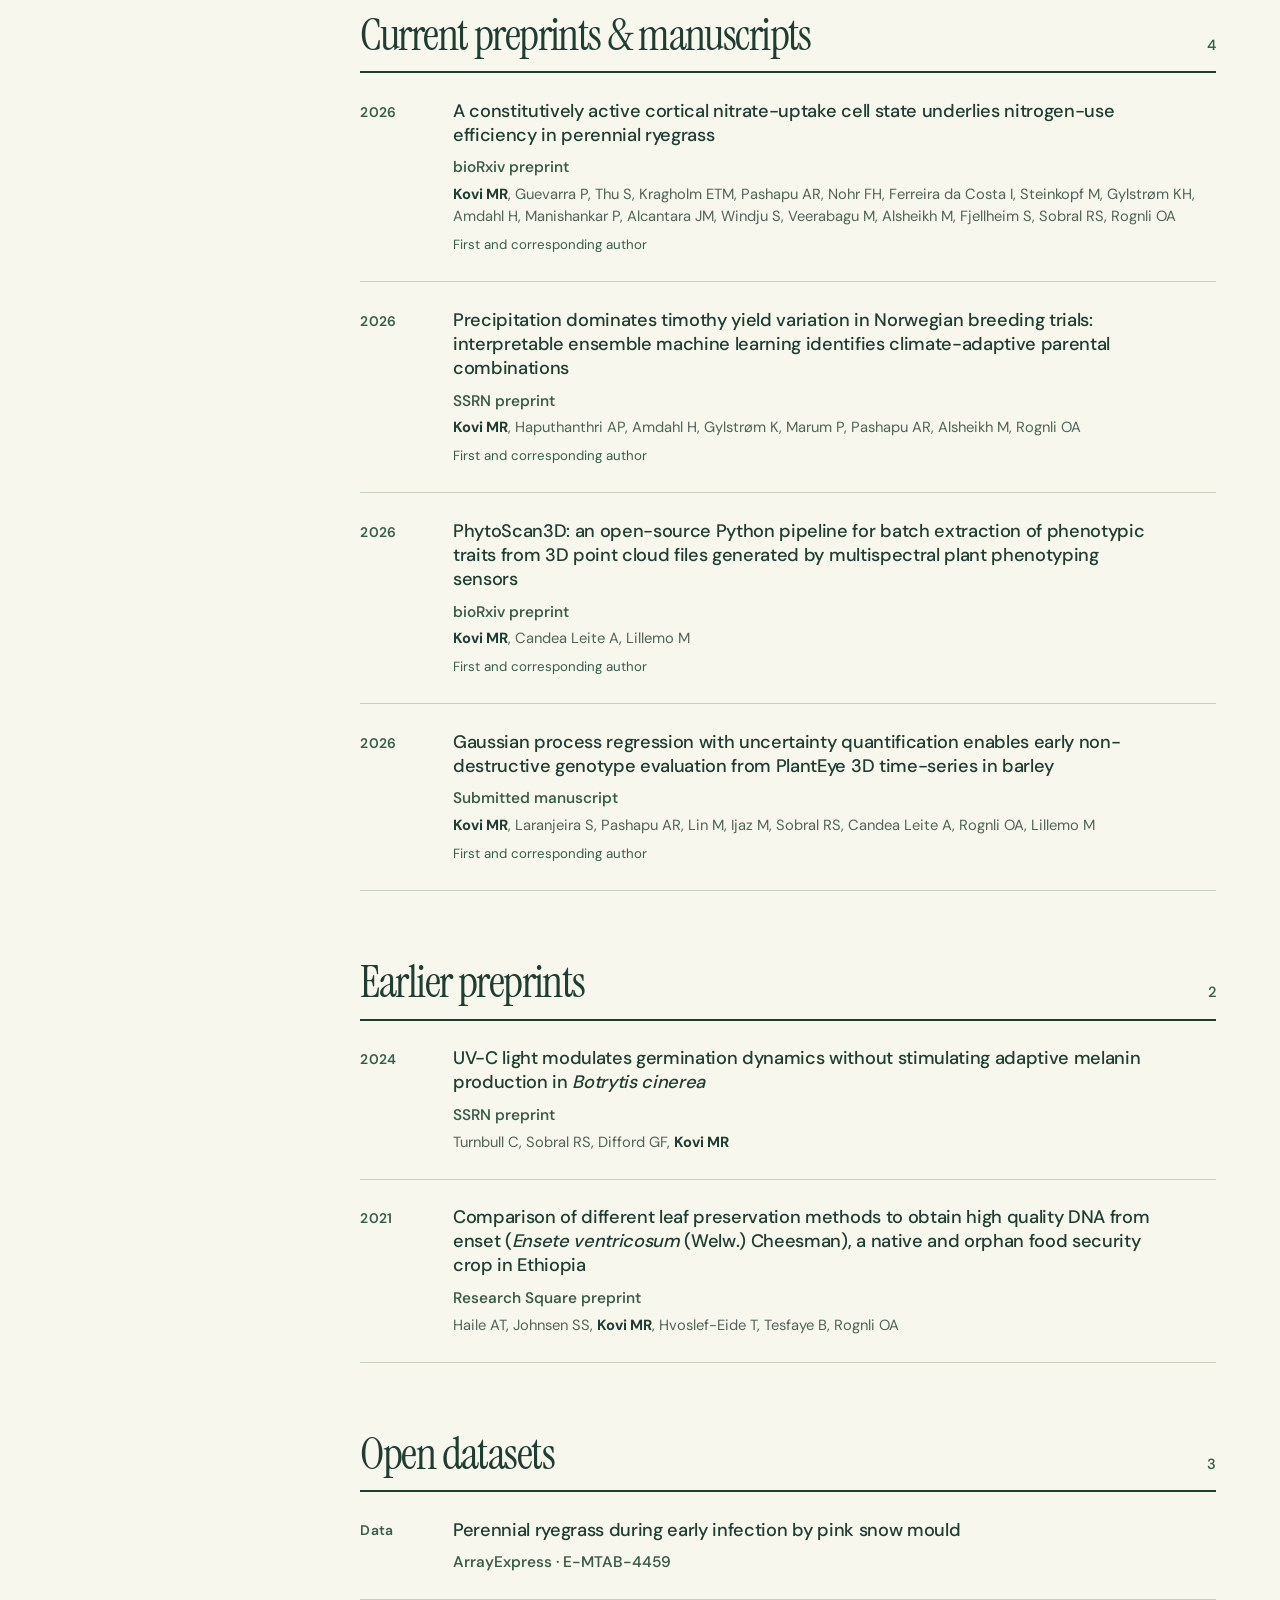
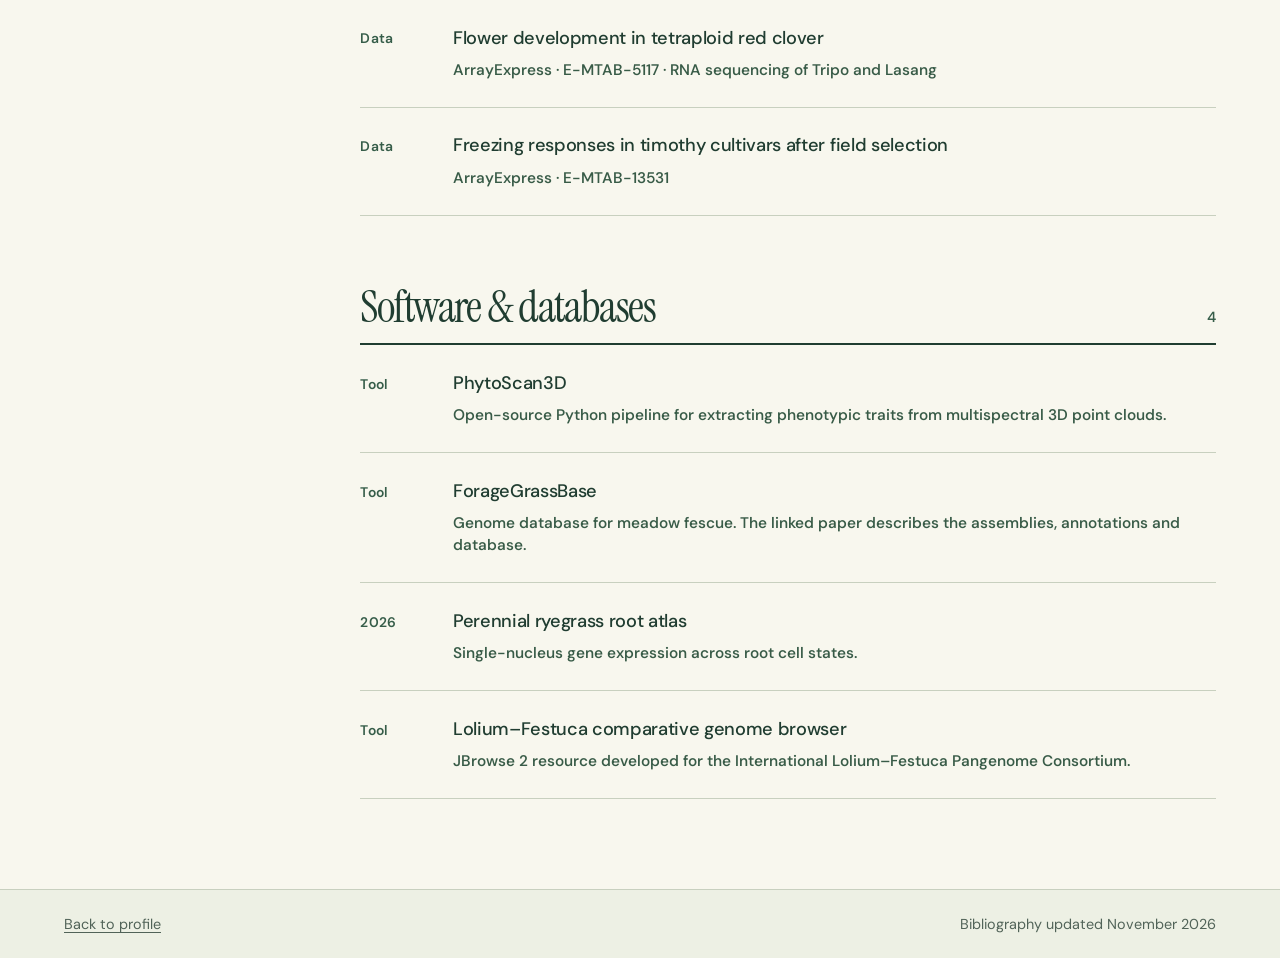
<file: publications.html>
<!doctype html>
<html lang="en"><head>
<meta charset="utf-8"><meta name="viewport" content="width=device-width, initial-scale=1">
<meta name="theme-color" content="#103b2d">
<title>Publications &amp; resources · Mallikarjuna Rao Kovi</title>
<meta name="description" content="Browse research publications, preprints, datasets and software by plant geneticist Mallikarjuna Rao Kovi.">
<link rel="alternate" hreflang="en" href="https://kovimallik.github.io/publications.html">
<link rel="alternate" hreflang="nb" href="https://kovimallik.github.io/publications-no.html">
<link rel="alternate" hreflang="zh-Hans" href="https://kovimallik.github.io/publications-zh.html">
<link rel="alternate" hreflang="x-default" href="https://kovimallik.github.io/publications.html">
<link rel="canonical" href="https://kovimallik.github.io/publications.html">
<link rel="icon" href="./assets/mark.svg" type="image/svg+xml">
<link rel="stylesheet" href="./archive.css"></head><body>
<a class="skip" href="#archive">Skip to publications</a>
<header class="masthead"><div class="wrap top"><a class="brand" href="./index.html" aria-label="Mallikarjuna Rao Kovi"><img src="./assets/mark.svg" alt="" width="32" height="32">M. R. Kovi</a><div class="top-tools"><a class="back" href="./index.html#publications">Back to research profile</a><nav class="language-switch" aria-label="Language"><a href="./publications.html" hreflang="en" lang="en" aria-label="English" title="English" aria-current="page">EN</a><a href="./publications-no.html" hreflang="nb" lang="nb" aria-label="Norsk bokmål" title="Norsk bokmål">NO</a><a href="./publications-zh.html" hreflang="zh-Hans" lang="zh-Hans" aria-label="简体中文" title="简体中文">中文</a></nav></div></div></header>
<section class="hero" aria-labelledby="page-title"><div class="wrap hero-inner">
<div><h1 id="page-title">Publications <em>&amp; resources</em></h1><p>Plant genetics, forage breeding and crop genomics.</p><nav class="hero-links" aria-label="Scholarly profiles"><a href="https://scholar.google.com/citations?user=lWq_JT8AAAAJ">Google Scholar</a><a href="https://orcid.org/0000-0002-6088-7630">ORCID</a></nav></div><figure class="output-figure" aria-labelledby="output-title"><figcaption id="output-title">Journal articles by year</figcaption><svg viewBox="0 0 332 106" role="img" aria-labelledby="chart-title chart-desc"><title id="chart-title">Journal articles published from 2010 to 2026</title><desc id="chart-desc">2010: 2, 2011: 3, 2012: 0, 2013: 1, 2014: 0, 2015: 2, 2016: 3, 2017: 1, 2018: 0, 2019: 1, 2020: 1, 2021: 1, 2022: 0, 2023: 3, 2024: 3, 2025: 1, 2026: 6.</desc><g aria-hidden="true"><rect x="3.0" y="61" width="10" height="16" class="column "/><text x="8.0" y="55" text-anchor="middle" class="bar-value">2</text><text x="3.0" y="98" class="bar-year" text-anchor="start">2010</text><rect x="22.2" y="53" width="10" height="24" class="column "/><text x="27.2" y="47" text-anchor="middle" class="bar-value">3</text><path class="zero" d="M41.5 76.5h10"/><rect x="60.8" y="69" width="10" height="8" class="column "/><text x="65.8" y="63" text-anchor="middle" class="bar-value">1</text><path class="zero" d="M80.0 76.5h10"/><rect x="99.2" y="61" width="10" height="16" class="column "/><text x="104.2" y="55" text-anchor="middle" class="bar-value">2</text><text x="104.2" y="98" class="bar-year" text-anchor="middle">2015</text><rect x="118.5" y="53" width="10" height="24" class="column "/><text x="123.5" y="47" text-anchor="middle" class="bar-value">3</text><rect x="137.8" y="69" width="10" height="8" class="column "/><text x="142.8" y="63" text-anchor="middle" class="bar-value">1</text><path class="zero" d="M157.0 76.5h10"/><rect x="176.2" y="69" width="10" height="8" class="column "/><text x="181.2" y="63" text-anchor="middle" class="bar-value">1</text><rect x="195.5" y="69" width="10" height="8" class="column "/><text x="200.5" y="63" text-anchor="middle" class="bar-value">1</text><text x="200.5" y="98" class="bar-year" text-anchor="middle">2020</text><rect x="214.8" y="69" width="10" height="8" class="column "/><text x="219.8" y="63" text-anchor="middle" class="bar-value">1</text><path class="zero" d="M234.0 76.5h10"/><rect x="253.2" y="53" width="10" height="24" class="column "/><text x="258.2" y="47" text-anchor="middle" class="bar-value">3</text><rect x="272.5" y="53" width="10" height="24" class="column "/><text x="277.5" y="47" text-anchor="middle" class="bar-value">3</text><rect x="291.8" y="69" width="10" height="8" class="column "/><text x="296.8" y="63" text-anchor="middle" class="bar-value">1</text><rect x="311.0" y="29" width="10" height="48" class="column last"/><text x="316.0" y="23" text-anchor="middle" class="bar-value">6</text><text x="321.0" y="98" class="bar-year" text-anchor="end">2026</text><path class="baseline" d="M2 78.5h321"/></g></svg></figure>
</div></section>
<main id="archive" class="wrap archive-layout" tabindex="-1">
<aside class="filter-column" aria-label="Bibliography filters">
<div class="controls" id="controls" role="search" aria-label="Search and filter publications" hidden>
<h2>Filter publications</h2>
<div class="query"><label for="search">Search</label><input type="search" id="search" placeholder="Title, author, topic or DOI"></div>
<div><label for="type">Output type</label><div class="select-wrap"><select id="type"><option value="">All outputs</option><option value="articles">Journal articles</option><option value="chapters">Chapters &amp; proceedings</option><option value="preprints">Preprints &amp; manuscripts</option><option value="earlier">Earlier preprints</option><option value="datasets">Open datasets</option><option value="tools">Software &amp; databases</option></select></div></div>
<div><label for="year">Year</label><div class="select-wrap"><select id="year"><option value="">All years</option><option value="2026">2026</option><option value="2025">2025</option><option value="2024">2024</option><option value="2023">2023</option><option value="2022">2022</option><option value="2021">2021</option><option value="2020">2020</option><option value="2019">2019</option><option value="2018">2018</option><option value="2017">2017</option><option value="2016">2016</option><option value="2015">2015</option><option value="2013">2013</option><option value="2011">2011</option><option value="2010">2010</option></select></div></div>
</div>
<div class="control-status" id="control-status" hidden><span id="matches" role="status" aria-live="polite" aria-atomic="true"></span><button id="reset" type="button" hidden>Clear filters</button></div>
<noscript><nav aria-label="Archive sections" class="fallback-nav"><a href="#articles">Journal articles</a> <a href="#chapters">Book chapters &amp; proceedings</a> <a href="#preprints">Current preprints &amp; manuscripts</a> <a href="#earlier">Earlier preprints</a> <a href="#datasets">Open datasets</a> <a href="#tools">Software &amp; databases</a></nav></noscript>
</aside>
<div class="archive-groups">
<p class="empty" id="empty" hidden>No records match those filters.</p>
  <section class="group" id="articles" aria-labelledby="head-articles">
    <div class="group-title"><h2 id="head-articles">Journal articles</h2><span class="total">28</span></div>
    <ul class="records">
      <li class="record" data-year="2026" data-doi="10.1007/s00122-026-05371-x">
        <div class="year">2026</div>
        <div class="citation">
          <h3><a href="https://doi.org/10.1007/s00122-026-05371-x">Genomic selection in timothy (<i>Phleum pratense</i> L.): a comprehensive evaluation of prediction models, multi-trait strategies, and forward validation across Norwegian environments</a></h3>
          <p class="venue">Theoretical and Applied Genetics 139: 262</p>
          <p class="authors"><b>Kovi MR</b>, Pashapu AR, Amdahl H, Gylstrøm K, Windju S, Marum P, Alsheikh M, Rognli OA</p>
          <p class="role">First and corresponding author</p>
        </div>
      </li>
      <li class="record" data-year="2026" data-doi="10.1007/s00122-026-05270-1">
        <div class="year">2026</div>
        <div class="citation">
          <h3><a href="https://doi.org/10.1007/s00122-026-05270-1">Allele frequency and gene expression differences under key winter stresses in temporal populations of two timothy cultivars</a></h3>
          <p class="venue">Theoretical and Applied Genetics 139: 161</p>
          <p class="authors">Pashapu AR, Dalmannsdottir S, Jørgensen M, <b>Kovi MR</b>, Rognli OA</p>
          <p class="role">Corresponding author</p>
        </div>
      </li>
      <li class="record" data-year="2026" data-doi="10.1111/gfs.70076">
        <div class="year">2026</div>
        <div class="citation">
          <h3><a href="https://doi.org/10.1111/gfs.70076">Freezing and ice encasement tolerance of Arctic timothy varieties after seed multiplication for one, two or three generations at lower latitudes</a></h3>
          <p class="venue">Grass and Forage Science 81(3): e70076</p>
          <p class="authors">Aamlid TS, Dalmannsdottir S, Hellton KH, Jørgensen M, Sturite I, Fossdal CG, Pashapu AR, <b>Kovi MR</b>, Amdahl H, Rognli OA</p>
          
        </div>
      </li>
      <li class="record" data-year="2026" data-doi="10.1016/j.stress.2026.101372">
        <div class="year">2026</div>
        <div class="citation">
          <h3><a href="https://doi.org/10.1016/j.stress.2026.101372">Surviving under ice: gene expression changes during ice encasement in timothy (<i>Phleum pratense</i> L.) overlap with freezing and hypoxia stress responses</a></h3>
          <p class="venue">Plant Stress 21: 101372</p>
          <p class="authors">Pashapu AR, Dalmannsdottir S, Jørgensen M, Rognli OA, <b>Kovi MR</b></p>
          <p class="role">Corresponding author</p>
        </div>
      </li>
      <li class="record" data-year="2026" data-doi="10.1080/17429145.2026.2741937">
        <div class="year">2026</div>
        <div class="citation">
          <h3><a href="https://doi.org/10.1080/17429145.2026.2741937">Growth under mild drought: transcriptomics comparison of perennial ryegrass genotypes with differential tolerance to water deficit</a></h3>
          <p class="venue">Journal of Plant Interactions 21(1): 2741937</p>
          <p class="authors">Sustek-Sánchez F, Pashapu AR, Kemešytė V, <b>Kovi MR</b>, Rognli OA, Sarmiento C, Rostoks N, Jaškūnė K</p>
          <p class="role">Co-corresponding author</p>
        </div>
      </li>
      <li class="record" data-year="2026" data-doi="10.1016/j.algal.2026.104985">
        <div class="year">2026</div>
        <div class="citation">
          <h3><a href="https://doi.org/10.1016/j.algal.2026.104985">Responses of sugar kelp to higher light intensity: growth, gene expression and content of iodine, bromine and vanadium</a></h3>
          <p class="venue">Algal Research 99: 104985</p>
          <p class="authors">Ergon Å, <b>Kovi MR</b>, Goecke F, Pashapu AR, Haughom SOA, Aldridge D, Forbord S</p>
          
        </div>
      </li>
      <li class="record" data-year="2025" data-doi="10.1016/j.ifacol.2025.11.802">
        <div class="year">2025</div>
        <div class="citation">
          <h3><a href="https://doi.org/10.1016/j.ifacol.2025.11.802">Development of an IoT sensor-based system for soil monitoring: conceptual design and experiments</a></h3>
          <p class="venue">IFAC-PapersOnLine 59(23): 291–296</p>
          <p class="authors">Ferreira da Costa I, <b>Kovi MR</b>, Candea Leite A</p>
          
        </div>
      </li>
      <li class="record" data-year="2024" data-doi="10.1111/ppl.14217">
        <div class="year">2024</div>
        <div class="citation">
          <h3><a href="https://doi.org/10.1111/ppl.14217">Frost survival and gene expression in timothy (<i>Phleum pratense</i> L.) cultivars as affected by age and selection in diverse field environments</a></h3>
          <p class="venue">Physiologia Plantarum 176(1): e14217</p>
          <p class="authors">Pashapu AR, Dalmannsdottir S, Jørgensen M, Schubert M, Rognli OA, <b>Kovi MR</b></p>
          <p class="role">Corresponding author</p>
        </div>
      </li>
      <li class="record" data-year="2024" data-doi="10.1016/j.stress.2024.100598">
        <div class="year">2024</div>
        <div class="citation">
          <h3><a href="https://doi.org/10.1016/j.stress.2024.100598">Transcriptome profiling reveals insight into the cold response of perennial ryegrass genotypes with contrasting freezing tolerance</a></h3>
          <p class="venue">Plant Stress 14: 100598</p>
          <p class="authors">Pashapu AR, Statkevičiūtė G, Sustek-Sánchez F, <b>Kovi MR</b>, Rognli OA, Sarmiento C, Rostoks N, Jaškūnė K</p>
          <p class="role">Corresponding author</p>
        </div>
      </li>
      <li class="record" data-year="2024" data-doi="10.3389/fpls.2024.1336461">
        <div class="year">2024</div>
        <div class="citation">
          <h3><a href="https://doi.org/10.3389/fpls.2024.1336461">Limited genetic diversity found among genotypes of the Entada landrace (<i>Ensete ventricosum</i> (Welw.) Cheesman) from Ethiopia</a></h3>
          <p class="venue">Frontiers in Plant Science 15: 1336461</p>
          <p class="authors">Haile AT, <b>Kovi MR</b>, Johnsen SS, Hvoslef-Eide T, Tesfaye B, Rognli OA</p>
          
        </div>
      </li>
      <li class="record" data-year="2023" data-doi="10.1007/s10722-023-01683-9">
        <div class="year">2023</div>
        <div class="citation">
          <h3><a href="https://doi.org/10.1007/s10722-023-01683-9">Genetic diversity, population structure and selection signatures in enset (<i>Ensete ventricosum</i> (Welw.) Cheesman), an underutilized and key food security crop in Ethiopia</a></h3>
          <p class="venue">Genetic Resources and Crop Evolution 71: 1159–1176 (online July 2023, issue dated 2024)</p>
          <p class="authors">Haile AT, <b>Kovi MR</b>, Johnsen SS, Tesfaye B, Hvoslef-Eide T, Rognli OA</p>
          
        </div>
      </li>
      <li class="record" data-year="2023" data-doi="10.1007/s10745-023-00442-9">
        <div class="year">2023</div>
        <div class="citation">
          <h3><a href="https://doi.org/10.1007/s10745-023-00442-9">&quot;People gathered by sorghum&quot;: cultural practices and sorghum diversity in northern Ethiopia</a></h3>
          <p class="venue">Human Ecology 51: 923–935</p>
          <p class="authors">Wendmu TA, Gebrelibanos TS, <b>Kovi MR</b>, Ring KH, de Boer HJ, Abera FA, Westengen OT</p>
          
        </div>
      </li>
      <li class="record" data-year="2023" data-doi="10.3389/fpls.2023.1127532">
        <div class="year">2023</div>
        <div class="citation">
          <h3><a href="https://doi.org/10.3389/fpls.2023.1127532">Improving abiotic stress tolerance of forage grasses: prospects of using genome editing</a></h3>
          <p class="venue">Frontiers in Plant Science 14: 1127532</p>
          <p class="authors">Sustek-Sánchez F, Rognli OA, Rostoks N, Sõmera M, Jaškūnė K, <b>Kovi MR</b>, Statkevičiūtė G, Sarmiento C</p>
          
        </div>
      </li>
      <li class="record" data-year="2021" data-doi="10.1111/gfs.12535">
        <div class="year">2021</div>
        <div class="citation">
          <h3><a href="https://doi.org/10.1111/gfs.12535">Grass and legume breeding matching the future needs of European grassland farming</a></h3>
          <p class="venue">Grass and Forage Science 76(2): 175–185</p>
          <p class="authors">Rognli OA, Pecetti L, <b>Kovi MR</b>, Annicchiarico P</p>
          
        </div>
      </li>
      <li class="record" data-year="2020" data-doi="10.1093/database/baaa046">
        <div class="year">2020</div>
        <div class="citation">
          <h3><a href="https://doi.org/10.1093/database/baaa046">ForageGrassBase: molecular resource for the forage grass meadow fescue (<i>Festuca pratensis</i> Huds.)</a></h3>
          <p class="venue">Database 2020: baaa046</p>
          <p class="authors">Samy JKA, Rognli OA, <b>Kovi MR</b></p>
          <p class="role">Corresponding author</p>
        </div>
      </li>
      <li class="record" data-year="2019" data-doi="10.1371/journal.pone.0218360">
        <div class="year">2019</div>
        <div class="citation">
          <h3><a href="https://doi.org/10.1371/journal.pone.0218360"><i>Candida utilis</i> yeast as a functional protein source for Atlantic salmon (<i>Salmo salar</i> L.): local intestinal tissue and plasma proteome responses</a></h3>
          <p class="venue">PLoS ONE 14(12): e0218360</p>
          <p class="authors">Reveco-Urzua FE, Hofossæter M, <b>Kovi MR</b>, Mydland LT, Ånestad R, Sørby R, Press CM, Lagos L, Øverland M</p>
          
        </div>
      </li>
      <li class="record" data-year="2017" data-doi="10.1038/srep44383">
        <div class="year">2017</div>
        <div class="citation">
          <h3><a href="https://doi.org/10.1038/srep44383">De novo and reference transcriptome assembly of transcripts expressed during flowering provide insight into seed setting in tetraploid red clover</a></h3>
          <p class="venue">Scientific Reports 7: 44383</p>
          <p class="authors"><b>Kovi MR</b>, Amdahl H, Alsheikh M, Rognli OA</p>
          <p class="role">First author</p>
        </div>
      </li>
      <li class="record" data-year="2016" data-doi="10.1016/j.pbi.2016.07.006">
        <div class="year">2016</div>
        <div class="citation">
          <h3><a href="https://doi.org/10.1016/j.pbi.2016.07.006">Freezing tolerance revisited: effects of variable temperatures on gene regulation in temperate grasses and legumes</a></h3>
          <p class="venue">Current Opinion in Plant Biology 33: 140–146</p>
          <p class="authors"><b>Kovi MR</b>, Ergon Å, Rognli OA</p>
          <p class="role">Co-first author</p>
        </div>
      </li>
      <li class="record" data-year="2016" data-doi="10.1038/srep28702">
        <div class="year">2016</div>
        <div class="citation">
          <h3><a href="https://doi.org/10.1038/srep28702">Global transcriptome changes in perennial ryegrass during early infection by pink snow mould</a></h3>
          <p class="venue">Scientific Reports 6: 28702</p>
          <p class="authors"><b>Kovi MR</b>, Abdelhalim M, Kunapareddy A, Ergon Å, Tronsmo AM, Brurberg MB, Hofgaard IS, Asp T, Rognli OA</p>
          <p class="role">First author</p>
        </div>
      </li>
      <li class="record" data-year="2016" data-doi="10.2135/cropsci2015.07.0441">
        <div class="year">2016</div>
        <div class="citation">
          <h3><a href="https://doi.org/10.2135/cropsci2015.07.0441">Seed yield of Norwegian and Swedish tetraploid red clover (<i>Trifolium pratense</i> L.) populations</a></h3>
          <p class="venue">Crop Science 56(2): 603–612</p>
          <p class="authors">Amdahl H, Aamlid TS, Ergon Å, <b>Kovi MR</b>, Marum P, Alsheikh M, Rognli OA</p>
          
        </div>
      </li>
      <li class="record" data-year="2015" data-doi="10.3389/fpls.2015.00929">
        <div class="year">2015</div>
        <div class="citation">
          <h3><a href="https://doi.org/10.3389/fpls.2015.00929">Population structure, genetic variation, and linkage disequilibrium in perennial ryegrass populations divergently selected for freezing tolerance</a></h3>
          <p class="venue">Frontiers in Plant Science 6: 929</p>
          <p class="authors"><b>Kovi MR</b>, Fjellheim S, Sandve SR, Larsen A, Rudi H, Asp T, Kent MP, Rognli OA</p>
          <p class="role">First author</p>
        </div>
      </li>
      <li class="record" data-year="2015" data-doi="10.1007/s10681-015-1383-6">
        <div class="year">2015</div>
        <div class="citation">
          <h3><a href="https://doi.org/10.1007/s10681-015-1383-6">QTL mapping for thermo-sensitive heading date in rice</a></h3>
          <p class="venue">Euphytica 205: 51–62</p>
          <p class="authors"><b>Kovi MR</b>, Hu Y, Bai X, Xing Y</p>
          <p class="role">First author</p>
        </div>
      </li>
      <li class="record" data-year="2013" data-doi="10.1016/j.compbiolchem.2013.03.004">
        <div class="year">2013</div>
        <div class="citation">
          <h3><a href="https://doi.org/10.1016/j.compbiolchem.2013.03.004">Expression patterns of photoperiod and temperature regulated heading date genes in <i>Oryza sativa</i></a></h3>
          <p class="venue">Computational Biology and Chemistry 45: 36–41</p>
          <p class="authors"><b>Kovi MR</b>, Sablok G, Bai X, Wendell M, Rognli OA, Yu H, Xing Y</p>
          <p class="role">First and corresponding author</p>
        </div>
      </li>
      <li class="record" data-year="2011" data-doi="10.1007/s00122-011-1620-x">
        <div class="year">2011</div>
        <div class="citation">
          <h3><a href="https://doi.org/10.1007/s00122-011-1620-x">Candidacy of a chitin-inducible gibberellin-responsive gene for a major locus affecting plant height in rice that is closely linked to Green Revolution gene sd1</a></h3>
          <p class="venue">Theoretical and Applied Genetics 123: 705–714</p>
          <p class="authors"><b>Kovi MR</b>, Zhang Y, Yu S, Yang G, Yan W, Xing Y</p>
          <p class="role">First author</p>
        </div>
      </li>
      <li class="record" data-year="2011" data-doi="10.1007/s10681-010-0332-7">
        <div class="year">2011</div>
        <div class="citation">
          <h3><a href="https://doi.org/10.1007/s10681-010-0332-7">Impact of seasonal changes on spikelets per panicle, panicle length and plant height in rice (<i>Oryza sativa</i> L.)</a></h3>
          <p class="venue">Euphytica 179: 319–331</p>
          <p class="authors"><b>Kovi MR</b>, Bai X, Mao D, Xing Y</p>
          <p class="role">First author</p>
        </div>
      </li>
      <li class="record" data-year="2011" data-doi="10.1007/s12041-011-0057-y">
        <div class="year">2011</div>
        <div class="citation">
          <h3><a href="https://doi.org/10.1007/s12041-011-0057-y">Quantitative trait loci for rice yield-related traits using recombinant inbred lines derived from two diverse cultivars</a></h3>
          <p class="venue">Journal of Genetics 90: 209–215</p>
          <p class="authors">Bai XF, Luo LJ, Yan WH, <b>Kovi MR</b>, Xing YZ</p>
          
        </div>
      </li>
      <li class="record" data-year="2010" data-doi="10.1007/s00122-009-1222-z">
        <div class="year">2010</div>
        <div class="citation">
          <h3><a href="https://doi.org/10.1007/s00122-009-1222-z">Mapping and validation of quantitative trait loci for spikelets per panicle and 1,000-grain weight in rice (<i>Oryza sativa</i> L.)</a></h3>
          <p class="venue">Theoretical and Applied Genetics 120: 933–942 (online December 2009)</p>
          <p class="authors">Liu T, Shao D, <b>Kovi MR</b>, Xing Y</p>
          
        </div>
      </li>
      <li class="record" data-year="2010" data-doi="10.1186/1471-2156-11-16">
        <div class="year">2010</div>
        <div class="citation">
          <h3><a href="https://doi.org/10.1186/1471-2156-11-16">Genetic dissection of rice grain shape using a recombinant inbred line population derived from two contrasting parents and fine mapping a pleiotropic quantitative trait locus qGL7</a></h3>
          <p class="venue">BMC Genetics 11: 16</p>
          <p class="authors">Bai X, Luo L, Yan W, <b>Kovi MR</b>, Zhan W, Xing Y</p>
          
        </div>
      </li>
    </ul>
  </section>
  <section class="group" id="chapters" aria-labelledby="head-chapters">
    <div class="group-title"><h2 id="head-chapters">Book chapters &amp; proceedings</h2><span class="total">4</span></div>
    <ul class="records">
      <li class="record" data-year="2022" data-doi="10.1007/978-3-030-92174-3_33">
        <div class="year">2022</div>
        <div class="citation">
          <h3><a href="https://doi.org/10.1007/978-3-030-92174-3_33">Genetic and genomic approaches for improved and sustainable brown algal cultivation</a></h3>
          <p class="venue">In: Ranga Rao A, Ravishankar GA (eds) Sustainable Global Resources of Seaweeds, Volume 2. Springer, Cham, pp 615–633</p>
          <p class="authors">Theodorou I, <b>Kovi MR</b>, Liang Z, Opsahl-Sorteberg HG</p>
          
        </div>
      </li>
      <li class="record" data-year="2018" data-doi="10.1007/978-3-319-89578-9_1">
        <div class="year">2018</div>
        <div class="citation">
          <h3><a href="https://doi.org/10.1007/978-3-319-89578-9_1">Utilization of genebank accessions to improve northern adaptation of perennial ryegrass (<i>Lolium perenne</i> L.)</a></h3>
          <p class="venue">In: Brazauskas G, Statkevičiūtė G, Jonavičienė K (eds) Breeding Grasses and Protein Crops in the Era of Genomics. Springer, Cham, pp 3–8</p>
          <p class="authors">Rognli OA, Aavola R, Aleliūnas A, Asp T, Brazauskas G, Gylstrøm KH, Helgadottir A, Isolahti M, <b>Kovi MR</b>, Kristjánsdóttir TA, Larsen AS, Marum P, Paina C, Persson C, Rancāne S</p>
          
        </div>
      </li>
      <li class="record" data-year="2016" data-doi="">
        <div class="year">2016</div>
        <div class="citation">
          <h3><a href="https://www.europeangrassland.org/fileadmin/documents/Infos/Printed_Matter/Proceedings/EGF2016.pdf">Genome-wide allelic shifts in forage crops when grown at five diverse locations across Norway</a></h3>
          <p class="venue">In: The multiple roles of grassland in the European bioeconomy. Proceedings of the 26th General Meeting of the European Grassland Federation, Trondheim, Norway, 4–8 September 2016. Grassland Science in Europe 21, pp 789–791</p>
          <p class="authors"><b>Kovi MR</b>, Byrne S, Østrem L, Ergon Å, Marum P, Asp T, Rognli OA</p>
          <p class="role">First author</p>
        </div>
      </li>
      <li class="record" data-year="2013" data-doi="">
        <div class="year">2013</div>
        <div class="citation">
          <h3><a href="https://www.routledge.com/Genetics-Genomics-and-Breeding-of-Forage-Crops/Cai-Yamada-Kole/p/book/9781482208108">Meadow fescue (<i>Festuca pratensis</i> Huds.)</a></h3>
          <p class="venue">In: Cai H, Yamada T, Kole C (eds) Genetics, Genomics and Breeding of Forage Crops. CRC Press, Boca Raton, chapter 5</p>
          <p class="authors"><b>Kovi MR</b>, Rognli OA</p>
          <p class="role">First author</p>
        </div>
      </li>
    </ul>
  </section>
  <section class="group" id="preprints" aria-labelledby="head-preprints">
    <div class="group-title"><h2 id="head-preprints">Current preprints &amp; manuscripts</h2><span class="total">4</span></div>
    <ul class="records">
      <li class="record" data-year="2026" data-doi="10.64898/2026.10.12.758384">
        <div class="year">2026</div>
        <div class="citation">
          <h3><a href="https://doi.org/10.64898/2026.10.12.758384">A constitutively active cortical nitrate-uptake cell state underlies nitrogen-use efficiency in perennial ryegrass</a></h3>
          <p class="venue">bioRxiv preprint</p>
          <p class="authors"><b>Kovi MR</b>, Guevarra P, Thu S, Kragholm ETM, Pashapu AR, Nohr FH, Ferreira da Costa I, Steinkopf M, Gylstrøm KH, Amdahl H, Manishankar P, Alcantara JM, Windju S, Veerabagu M, Alsheikh M, Fjellheim S, Sobral RS, Rognli OA</p>
          <p class="role">First and corresponding author</p>
        </div>
      </li>
      <li class="record" data-year="2026" data-doi="10.2139/ssrn.6945436">
        <div class="year">2026</div>
        <div class="citation">
          <h3><a href="https://doi.org/10.2139/ssrn.6945436">Precipitation dominates timothy yield variation in Norwegian breeding trials: interpretable ensemble machine learning identifies climate-adaptive parental combinations</a></h3>
          <p class="venue">SSRN preprint</p>
          <p class="authors"><b>Kovi MR</b>, Haputhanthri AP, Amdahl H, Gylstrøm K, Marum P, Pashapu AR, Alsheikh M, Rognli OA</p>
          <p class="role">First and corresponding author</p>
        </div>
      </li>
      <li class="record" data-year="2026" data-doi="10.64898/2026.06.01.729298">
        <div class="year">2026</div>
        <div class="citation">
          <h3><a href="https://doi.org/10.64898/2026.06.01.729298">PhytoScan3D: an open-source Python pipeline for batch extraction of phenotypic traits from 3D point cloud files generated by multispectral plant phenotyping sensors</a></h3>
          <p class="venue">bioRxiv preprint</p>
          <p class="authors"><b>Kovi MR</b>, Candea Leite A, Lillemo M</p>
          <p class="role">First and corresponding author</p>
        </div>
      </li>
      <li class="record" data-year="2026" data-doi="">
        <div class="year">2026</div>
        <div class="citation">
          <h3>Gaussian process regression with uncertainty quantification enables early non-destructive genotype evaluation from PlantEye 3D time-series in barley</h3>
          <p class="venue">Submitted manuscript</p>
          <p class="authors"><b>Kovi MR</b>, Laranjeira S, Pashapu AR, Lin M, Ijaz M, Sobral RS, Candea Leite A, Rognli OA, Lillemo M</p>
          <p class="role">First and corresponding author</p>
        </div>
      </li>
    </ul>
  </section>
  <section class="group" id="earlier" aria-labelledby="head-earlier">
    <div class="group-title"><h2 id="head-earlier">Earlier preprints</h2><span class="total">2</span></div>
    <ul class="records">
      <li class="record" data-year="2024" data-doi="10.2139/ssrn.4849508">
        <div class="year">2024</div>
        <div class="citation">
          <h3><a href="https://doi.org/10.2139/ssrn.4849508">UV-C light modulates germination dynamics without stimulating adaptive melanin production in <i>Botrytis cinerea</i></a></h3>
          <p class="venue">SSRN preprint</p>
          <p class="authors">Turnbull C, Sobral RS, Difford GF, <b>Kovi MR</b></p>
          
        </div>
      </li>
      <li class="record" data-year="2021" data-doi="10.21203/rs.3.rs-786721/v1">
        <div class="year">2021</div>
        <div class="citation">
          <h3><a href="https://doi.org/10.21203/rs.3.rs-786721/v1">Comparison of different leaf preservation methods to obtain high quality DNA from enset (<i>Ensete ventricosum</i> (Welw.) Cheesman), a native and orphan food security crop in Ethiopia</a></h3>
          <p class="venue">Research Square preprint</p>
          <p class="authors">Haile AT, Johnsen SS, <b>Kovi MR</b>, Hvoslef-Eide T, Tesfaye B, Rognli OA</p>
          
        </div>
      </li>
    </ul>
  </section>
  <section class="group" id="datasets" aria-labelledby="head-datasets">
    <div class="group-title"><h2 id="head-datasets">Open datasets</h2><span class="total">3</span></div>
    <ul class="records">
      <li class="record" data-year="" data-doi="">
        <div class="year">Data</div>
        <div class="citation">
          <h3><a href="https://www.ebi.ac.uk/biostudies/arrayexpress/studies/E-MTAB-4459">Perennial ryegrass during early infection by pink snow mould</a></h3>
          <p class="venue">ArrayExpress · E-MTAB-4459</p>
          
          
        </div>
      </li>
      <li class="record" data-year="" data-doi="">
        <div class="year">Data</div>
        <div class="citation">
          <h3><a href="https://www.ebi.ac.uk/gxa/experiments/E-MTAB-5117">Flower development in tetraploid red clover</a></h3>
          <p class="venue">ArrayExpress · E-MTAB-5117 · RNA sequencing of Tripo and Lasang</p>
          
          
        </div>
      </li>
      <li class="record" data-year="" data-doi="">
        <div class="year">Data</div>
        <div class="citation">
          <h3><a href="https://www.ebi.ac.uk/biostudies/arrayexpress/studies/E-MTAB-13531">Freezing responses in timothy cultivars after field selection</a></h3>
          <p class="venue">ArrayExpress · E-MTAB-13531</p>
          
          
        </div>
      </li>
    </ul>
  </section>
  <section class="group" id="tools" aria-labelledby="head-tools">
    <div class="group-title"><h2 id="head-tools">Software &amp; databases</h2><span class="total">4</span></div>
    <ul class="records">
      <li class="record" data-year="" data-doi="">
        <div class="year">Tool</div>
        <div class="citation">
          <h3><a href="https://github.com/kovimallik/phytoscan3d">PhytoScan3D</a></h3>
          <p class="venue">Open-source Python pipeline for extracting phenotypic traits from multispectral 3D point clouds.</p>
          
          
        </div>
      </li>
      <li class="record" data-year="" data-doi="">
        <div class="year">Tool</div>
        <div class="citation">
          <h3><a href="https://doi.org/10.1093/database/baaa046">ForageGrassBase</a></h3>
          <p class="venue">Genome database for meadow fescue. The linked paper describes the assemblies, annotations and database.</p>
          
          
        </div>
      </li>
      <li class="record" data-year="2026" data-doi="">
        <div class="year">2026</div>
        <div class="citation">
          <h3><a href="https://kovimallik.github.io/lolium-root-atlas/">Perennial ryegrass root atlas</a></h3>
          <p class="venue">Single-nucleus gene expression across root cell states.</p>
          
          
        </div>
      </li>
      <li class="record" data-year="" data-doi="">
        <div class="year">Tool</div>
        <div class="citation">
          <h3>Lolium–Festuca comparative genome browser</h3>
          <p class="venue">JBrowse 2 resource developed for the International Lolium–Festuca Pangenome Consortium.</p>
          
          
        </div>
      </li>
    </ul>
  </section>
</div>
</main>
<footer><div class="wrap foot"><a href="./index.html#publications">Back to profile</a><span>Bibliography updated November 2026</span></div></footer>
<script>
(() => {
  const search = document.querySelector('#search');
  const type = document.querySelector('#type');
  const year = document.querySelector('#year');
  const groups = Array.from(document.querySelectorAll('.group'));
  const reset = document.querySelector('#reset');
  const status = document.querySelector('#matches');
  const empty = document.querySelector('#empty');
  const normalize = value => value.toLowerCase().replace(/ø/g, 'o').replace(/æ/g, 'ae').normalize('NFD').replace(/[\u0300-\u036f]/g, '');

  // These are ordinary search terms for concepts in the cited titles.
  const topicNames = [
    ['perennial ryegrass', 'flerårig raigras', '多年生黑麦草'],
    ['red clover', 'rødkløver', '红三叶草'],
    ['timothy', 'timotei', '梯牧草'],
    ['meadow fescue', 'engsvingel', '草甸羊茅'],
    ['rice', 'ris', '水稻'],
    ['drought', 'tørke', '干旱'],
    ['nitrogen', 'nitrogen', '氮'],
    ['genomic selection', 'genomisk seleksjon', '基因组选择'],
    ['genomic prediction', 'genomisk prediksjon', '基因组预测'],
    ['winter', 'vinter', '越冬'],
    ['freezing', 'frost', '冷冻'],
    ['phenotyp', 'fenotyping', '表型'],
    ['gene expression', 'genuttrykk', '基因表达'],
    ['single-nucleus', 'enkeltkjerne', '单细胞核'],
  ];
  const searchWords = (node) => {
    const words = normalize(node.textContent + ' ' + node.dataset.doi);
    const topics = topicNames.filter(names => words.includes(names[0]));
    return words + ' ' + topics.flat().map(normalize).join(' ');
  };

  const records = groups.flatMap(group =>
    Array.from(group.querySelectorAll('.record'), node => ({
      node,
      category: group.id,
      year: node.dataset.year,
      words: searchWords(node),
    }))
  );


  const switchLinks = Array.from(document.querySelectorAll('.language-switch a'));
  const initial = new URLSearchParams(location.search);
  search.value = initial.get('q') || '';
  function restoreSelect(select, key) {
    const saved = initial.get(key);
    if (saved && Array.from(select.options).some(option => option.value === saved)) select.value = saved;
  }
  restoreSelect(type, 'type');
  restoreSelect(year, 'year');

  function updateLanguageLinks() {
    const query = new URLSearchParams();
    if (search.value.trim()) query.set('q', search.value.trim());
    if (type.value) query.set('type', type.value);
    if (year.value) query.set('year', year.value);
    const suffix = query.toString();
    for (const link of switchLinks) {
      const base = link.getAttribute('href').split('?')[0];
      link.setAttribute('href', base + (suffix ? '?' + suffix : ''));
    }
  }

  function update() {
    updateLanguageLinks();
    const terms = normalize(search.value.trim()).split(/\s+/).filter(Boolean);
    const counts = new Map();
    let matches = 0;
    for (const entry of records) {
      const visible = (!type.value || type.value === entry.category)
        && (!year.value || year.value === entry.year)
        && terms.every(term => entry.words.includes(term));
      entry.node.hidden = !visible;
      if (visible) {
        matches++;
        counts.set(entry.category, (counts.get(entry.category) || 0) + 1);
      }
    }
    for (const group of groups) {
      const count = counts.get(group.id) || 0;
      group.hidden = !count;
      group.querySelector('.total').textContent = count;
    }
    status.textContent = matches === 1 ? '1 record' : matches + ' records';
    empty.hidden = matches !== 0;
    reset.hidden = !(terms.length || type.value || year.value);
  }
  search.addEventListener('input', update);
  type.addEventListener('change', update);
  year.addEventListener('change', update);
  reset.addEventListener('click', () => {
    search.value = '';
    type.value = '';
    year.value = '';
    update();
    search.focus();
  });
  document.querySelector('#controls').hidden = false;
  document.querySelector('#control-status').hidden = false;
  update();
})();
</script></body></html>
</file>
<file: style.css>
@font-face {
  font-family: "Instrument Serif";
  src: url("./assets/fonts/InstrumentSerif-Regular.woff") format("woff");
  font-weight: 400; font-display: swap;
}
@font-face {
  font-family: "Instrument Serif";
  src: url("./assets/fonts/InstrumentSerif-Italic.woff") format("woff");
  font-style: italic; font-weight: 400; font-display: swap;
}
@font-face {
  font-family: "DM Sans";
  src: url("./assets/fonts/DMSans.woff") format("woff");
  font-weight: 100 1000; font-display: swap;
}
:root {
  --paper: #f8f8f3; --ink: #173a32; --body: #34483f; --muted: #51665b; --line: #c5cfc4;
  --forest: #1e4538; --serif: "Instrument Serif", Georgia, "Noto Serif CJK SC", "Songti SC", SimSun, serif;
  --sans: "DM Sans", "PingFang SC", "Microsoft YaHei", "Noto Sans CJK SC", system-ui, sans-serif;
  scroll-padding-top: 6rem; color-scheme: light; scroll-behavior: smooth;
}
* { box-sizing: border-box; }
body { margin: 0; font: 400 1rem/1.55 var(--sans); background: var(--paper); color: var(--ink); -webkit-font-smoothing: antialiased; }
h1,h2,h3,h4,p,figure { margin: 0; }
h1,h2,h3 { font-family: var(--serif); font-weight: 400; }
h2 { font-size: clamp(2.65rem, 4.5vw, 4.25rem); line-height: 1.08; letter-spacing: -.027em; }
h3 { font-size: clamp(1.8rem, 2.8vw, 2.85rem); line-height: 1.11; letter-spacing: -.019em; }
img { display: block; max-width: 100%; }
a { color: inherit; text-underline-offset: .23em; text-decoration-thickness: 1px; }
a:hover { text-decoration-thickness: 2px; }
button,select,input { font: inherit; }
button { cursor: pointer; }
:focus-visible { outline: 3px solid #377653; outline-offset: 3px; }
[hidden] { display: none !important; }
.icon { width: 1.12rem; height: 1.12rem; stroke: currentColor; fill: none; stroke-width: 1.55; stroke-linecap: round; stroke-linejoin: round; flex: none; }
.wrap { width: min(80rem, calc(100% - clamp(2.5rem, 9vw, 9rem))); margin-inline: auto; }
.skip { position: fixed; z-index: 25; top: 0; left: 1rem; transform: translateY(-115%); padding: .65rem 1rem; background: white; }
.skip:focus { transform: translateY(0); }
.site-header { position: sticky; top: 0; z-index: 10; background: var(--paper); border-bottom: 1px solid var(--line); }
.headbar { display: flex; align-items: center; gap: clamp(1rem, 3vw, 2.7rem); min-height: 4.35rem; }
.wordmark { display: inline-flex; gap: .58rem; align-items: center; text-decoration: none; font: 400 1.7rem/1 var(--serif); white-space: nowrap; }
.wordmark img { width: 1.95rem; height: 1.95rem; }
.main-nav { margin-left: auto; display: flex; align-items: center; gap: clamp(.9rem, 1.7vw, 1.65rem); }
.main-nav a { position: relative; white-space: nowrap; text-decoration: none; font-size: .9rem; font-weight: 520; padding-block: .55rem; }
.main-nav a:hover,.main-nav a[aria-current] { text-decoration: underline; text-underline-offset: .36rem; }
.languages { display: flex; align-items: center; gap: .22rem; padding-left: clamp(.65rem,1.6vw,1.65rem); border-left: 1px solid var(--line); }
.languages a { font: 560 .81rem/1 var(--sans); text-decoration: none; padding: .4rem .38rem; color: #506157; white-space: nowrap; border-radius: 2px; }
.languages a[aria-current] { background: #e3eadd; color: #193d2c; }
.languages a:hover { background: #edf1e7; }
.menu-toggle { display: none; background: none; border: 0; padding: .65rem .2rem; }
.menu-toggle span { display: block; width: 1.25rem; height: 1.5px; background: var(--ink); margin: 5px 0; }
.hero-grid { display: grid; grid-template-columns: minmax(0, 1.02fr) minmax(0, 1fr); align-items: center; gap: clamp(2rem, 5.6vw, 6.3rem); padding-block: clamp(2.75rem,4.6vw,5rem) clamp(2.8rem,4.3vw,4.5rem); }
.profession { font-size: .84rem; letter-spacing: .1em; text-transform: uppercase; font-weight: 620; color: #496452; }
.bio h1 { font: 400 clamp(5.1rem,7.3vw,7.5rem)/.9 var(--serif); letter-spacing: -.04em; margin: 1.05rem 0 1.15rem; color: #15392e; }
.bio h1 em { font-weight: 400; color: #375b44; }
.byline { display: flex; align-items: baseline; flex-wrap: wrap; gap: .45rem; font-size: .95rem; font-weight: 640; }
.byline span { font-weight: 400; color: #93a18d; }
.bio-copy { max-width: 37rem; margin-top: 1rem; font-size: clamp(1rem,1.32vw,1.16rem); line-height: 1.6; color: var(--body); text-wrap: pretty; }
.bio-links { display: flex; align-items: center; gap: 1.5rem; margin-top: 1.65rem; flex-wrap: wrap; }
.button,.plain-link { display: inline-flex; align-items: center; gap: .55rem; text-decoration: none; font-weight: 560; }
.button { padding: .75rem 1rem; border-radius: 3px; background: var(--forest); color: var(--paper); font-size: .95rem; }
.button>span { font-size: .75rem; font-weight: 500; color: #e1e8d8; border-left: 1px solid #769080; padding-left: .6rem; }
.button:hover { background: #315a44; }
.plain-link { font-size: .95rem; }
.plain-link:hover { text-decoration: underline; }
.hero-photos { display: grid; grid-template-columns: minmax(0,1.75fr) minmax(0,.98fr); gap: clamp(.6rem,1vw,1rem); align-items: end; }
.hero-photos img { width: 100%; height: auto; object-fit: cover; }
.main-photo img { aspect-ratio: 4/4.9; object-position: 50% 40%; }
.side-photo img { aspect-ratio: .69; object-position: 63% 50%; }
.hero-photos figcaption { font-size: .71rem; line-height: 1.4; color: #58695d; margin-top: .45rem; }
.record-strip { border-top: 1.5px solid #65816f; border-bottom: 1px solid var(--line); display: grid; grid-template-columns: .72fr 1.22fr 1.03fr 1.35fr; align-items: stretch; padding-block: 1.3rem; gap: 1.2rem; }
.record-heading { align-self: center; display: grid; gap: .18rem; }
.record-heading strong { font-size: .9rem; font-weight: 630; } .record-heading span { font-size: .8rem; color: var(--muted); }
.metric { display: grid; align-items: start; gap: .22rem; align-content: start; text-decoration: none; border-left: 1px solid var(--line); padding-left: clamp(.85rem,2vw,2.2rem); }
.metric-value { font: 400 clamp(2.1rem,3.15vw,3.25rem)/1 var(--serif); letter-spacing: -.035em; white-space: nowrap; }
.metric-value small { font: 550 .78rem/1.15 var(--sans); letter-spacing: 0; }
.metric-label { font: 480 .86rem/1.3 var(--sans); color: var(--muted); }
.metric:hover .metric-label { text-decoration: underline; }
.chapter { padding-block: clamp(3.3rem,5.6vw,5.5rem); border-bottom: 1px solid var(--line); }
.lead-heading { display: grid; grid-template-columns: 1fr 1fr; gap: 2rem; align-items: end; }
.lead-heading>p { margin: 0; color: var(--muted); max-width: 40rem; line-height: 1.55; }
.theme-nav { margin: 1.9rem 0 1.75rem; display: flex; gap: clamp(1.15rem,3vw,3.5rem); border-bottom: 1px solid var(--line); }
.theme-nav button { color: var(--muted); border: 0; border-bottom: 2px solid transparent; background: none; padding: .65rem 0 .7rem; font-size: .97rem; font-weight: 530; }
.theme-nav button[aria-selected=true] { color: #173a2a; border-color: #477452; font-weight: 690; }
.theme-nav button:hover { color: #102f22; }
.theme-panel { display: grid; grid-template-columns: minmax(0, .95fr) minmax(0,1.08fr); gap: clamp(2rem,6vw,6rem); align-items: center; }
.theme-panel + .theme-panel { margin-top: 2rem; }
.enhanced .theme-panel { margin-top: 0; }
.theme-copy h3 { margin: 0 0 1rem; font-size: clamp(2.15rem,3.5vw,3.5rem); }
.theme-copy p { color: var(--body); margin: .8rem 0; }
.text-link { color: #24583b; font-size: .95rem; font-weight: 610; }
.theme-copy .text-link { display: inline-block; margin-top: .5rem; }
.field-study img { width: 100%; height: auto; aspect-ratio: 2.05; object-fit: cover; }
.field-study figcaption>span { display: block; color: var(--muted); font-size: .78rem; margin: .4rem 0 .8rem; }
.trial-design { display: grid; grid-template-columns: repeat(3,1fr); gap: 1rem; border-top: 1px solid var(--line); padding-top: .65rem; }
.trial-design div { display: flex; align-items: baseline; gap: .48rem; flex-wrap: wrap; }
.trial-design strong { font: 400 1.9rem/1 var(--serif); }
.trial-design span { font-size: .83rem; color: var(--muted); }
.correlation,.trait-note { border-top: 2px solid #63806a; border-bottom: 1px solid #9dad9c; padding: clamp(1.25rem,2.5vw,2.1rem); background: #edf1e7; }
.correlation figcaption,.trait-note h4 { font: 400 1.8rem/1.1 var(--serif); margin: 0 0 1.2rem; }
.correlation>p { font-size: .83rem; color: var(--muted); margin: 1.1rem 0 0; }
.corr-row { display: grid; grid-template-columns: minmax(0,1fr) 3rem; gap: .15rem .6rem; align-items: center; margin: .8rem 0; }
.corr-row>span { grid-column: 1/-1; font-size: .87rem; }.corr-row strong { font-variant-numeric: tabular-nums; font-size: .96rem; }
.corr-track { background: #d4ddcc; height: .7rem; }.corr-track b { display: block; height: 100%; width: var(--w); background: #46724e; transform-origin: left; }
.trait-note dl { margin: 0; }.trait-note dt { font-weight: 630; }.trait-note dd { margin: 0 0 .9rem; color: var(--muted); }
.publications-heading { display: flex; align-items: end; justify-content: space-between; gap: 1rem; margin-bottom: 1.7rem; }
.paper-row { display: grid; grid-template-columns: minmax(8rem,.4fr) minmax(0,1.6fr) minmax(9rem,.68fr); gap: clamp(.8rem,2.7vw,2.8rem); padding: 1.4rem 0; border-top: 1px solid var(--line); align-items: start; }
.paper-row:last-child { border-bottom: 1px solid var(--line); }.paper-row h3 { font-size: clamp(1.8rem,2.6vw,2.6rem); }
.paper-row h3 a { text-decoration: none; }.paper-row h3 a:hover { text-decoration: underline; text-decoration-thickness: 1px; }
.paper-row p { color: var(--muted); margin-top: .4rem; }.paper-type span,.paper-type small,.paper-venue span,.paper-venue cite { display: block; }
.paper-type span { font-weight: 600; }.paper-type small,.paper-venue span { font-size: .82rem; color: var(--muted); }.paper-venue cite { font: italic 1.18rem/1.35 var(--serif); margin-bottom: .2rem; }
.contact { background: #193e31; color: #eff2e9; padding: clamp(3rem,5vw,5rem) 0 1.1rem; }.footer-grid { display: grid; grid-template-columns: minmax(0,1fr) minmax(11rem,.32fr); gap: 2rem; padding-bottom: 2.8rem; }
.contact-mail { display: inline-block; font-size: clamp(1.15rem,2vw,1.7rem); margin: .7rem 0 1.05rem; color: #e5efbf; overflow-wrap: anywhere; }.footer-grid p { color: #d4dfd0; }
.networks a { display: block; width: fit-content; margin-bottom: .3rem; text-decoration: none; }.networks a:hover { text-decoration: underline; }
.footer-rule { display: flex; justify-content: space-between; align-items: center; gap: .8rem; border-top: 1px solid #65806e; padding-top: .9rem; font-size: .82rem; color: #d1decf; }
:lang(zh-Hans) h2 { font-size: clamp(2.15rem,3.7vw,3.35rem); letter-spacing: .015em; line-height: 1.25; }
:lang(zh-Hans) .theme-copy h3,:lang(zh-Hans) .paper-row h3 { font-size: clamp(1.55rem,2.6vw,2.45rem); line-height: 1.35; }
:lang(zh-Hans) .bio-copy,:lang(zh-Hans) .theme-copy p { line-height: 1.85; }
@media (prefers-reduced-motion:no-preference) {
  .main-photo img { animation: photo-in .6s ease-out; }.side-photo img { animation: photo-in .85s ease-out; }
  .theme-panel[data-active] .corr-track b { animation: bar-in .5s ease-out; }
  .theme-panel[data-active] .theme-copy { animation: content-in .25s ease-out; }
  @keyframes photo-in { from { opacity: .45; transform: translateY(5px); } to { opacity: 1; transform: none; } }
  @keyframes bar-in { from { transform: scaleX(0); } to { transform: scaleX(1); } }
  @keyframes content-in { from { opacity: .45; } to { opacity: 1; } }
}
@media (max-width:1050px) {
  .headbar { gap: 1rem; }.main-nav { gap: .85rem; }.main-nav a { font-size: .83rem; }.languages { padding-left: .6rem; }
  .hero-grid { gap: 2rem; }.hero-photos { grid-template-columns: 1.8fr .8fr; }
  .record-strip { gap: .7rem; grid-template-columns: .8fr 1fr 1fr 1.25fr; }.metric { display: grid; gap: .3rem; }
}
@media (max-width:850px) {
  :root { scroll-padding-top: 5rem; }.headbar { min-height: 4rem; }.languages { margin-left: auto; border: 0; padding: 0; }
  .enhanced .menu-toggle { display: block; }.main-nav { position: absolute; top: 100%; left: 0; right: 0; flex-wrap: wrap; justify-content: center; margin: 0; padding: .6rem 1.15rem; background: var(--paper); border-bottom: 1px solid var(--line); }
  .enhanced .main-nav { display: none; }.enhanced .main-nav.open { display: flex; }
  html:not(.enhanced) .headbar { flex-wrap: wrap; padding-block: .65rem; }html:not(.enhanced) .main-nav { position: static; flex-basis: 100%; order: 3; border: 0; padding: 0; justify-content: flex-start; }
  .bio h1 { font-size: clamp(4.5rem,8.3vw,5.6rem); }.hero-photos { grid-template-columns: 1fr; }.side-photo { display: none; }.main-photo img { aspect-ratio: .85; }
  .theme-panel { gap: 2rem; }.lead-heading { display: block; }.lead-heading p { margin-top: .8rem; }
}
@media (max-width:620px) {
  .wrap { width: calc(100% - 2.5rem); }.wordmark { font-size: 1.55rem; }.wordmark img { width: 1.68rem; height: 1.68rem; }.headbar { gap: .65rem; }
  .hero-grid { padding-block: 2.25rem 2rem; display: grid; grid-template-columns: minmax(0,1fr) minmax(5.4rem,.48fr); gap: 0 .75rem; align-items: start; }
  .bio,.hero-photos,.main-photo { display: contents; }
  .profession { grid-column: 1; grid-row: 1; font-size: .72rem; letter-spacing: .06em; align-self: end; }
  .bio h1 { grid-column: 1; grid-row: 2; font-size: clamp(3.3rem,10.7vw,4.9rem); margin: .7rem 0 .7rem; }
  .byline { grid-column: 1/-1; grid-row: 4; font-size: .85rem; gap: .35rem; margin-top: .65rem; }
  .main-photo img { grid-column: 2; grid-row: 1/4; aspect-ratio: .85; max-height: 10.3rem; object-position: 50% 35%; }
  .main-photo figcaption { grid-column: 2; grid-row: 4; font-size: .6rem; text-align: right; margin-top:.28rem; }
  .byline { grid-column: 1; }.bio-copy { grid-column: 1/-1; grid-row: 5; margin-top: 1rem; }.bio-links { grid-column: 1/-1; grid-row: 6; margin-top: 1.25rem; }
  .record-strip { grid-template-columns: repeat(3,minmax(0,1fr)); padding: .8rem 0 1.1rem; gap: .65rem; }.record-heading { grid-column: 1/-1; display: flex; align-items: baseline; gap: .5rem; margin-bottom: .1rem; }.record-heading strong,.record-heading span { font-size: .75rem; }
  .metric { border: 0; padding: 0; display: block; align-self: start; }.metric+.metric { padding-left: .55rem; border-left: 1px solid var(--line); }
  .metric-value { display: block; font-size: 2rem; white-space: normal; }.metric-value small { display: inline-block; font-size: .65rem; }.metric-label { display: block; margin-top: .25rem; font-size: .75rem; }
  .chapter { padding-block: 2.8rem; }.theme-nav { display: grid; grid-template-columns: repeat(2,minmax(0,1fr)); gap: 0 .7rem; margin: 1rem 0 1.2rem; }.theme-nav button { text-align: left; font-size: .9rem; }
  .theme-panel { grid-template-columns: 1fr; gap: 1.35rem; }.field-study img { aspect-ratio: 2.1; }.trial-design { gap: .4rem; }
  .publications-heading { display: block; }.publications-heading>a { display: inline-block; margin-top: .7rem; }.paper-row { grid-template-columns: 1fr; gap: .6rem; }
  .paper-type { display: flex; align-items: baseline; gap: .64rem; }.paper-venue span,.paper-venue cite { display: inline; margin-right: .55rem; }.footer-grid { grid-template-columns: 1fr; gap: 1.4rem; padding-bottom: 1.6rem; }
  .networks { display: flex; gap: .2rem 1.1rem; flex-wrap: wrap; }.footer-rule { flex-wrap: wrap; }
}
@media (prefers-reduced-motion:reduce) { :root { scroll-behavior:auto; } *,*::before,*::after { animation:none!important; transition:none!important; } }
@media print {
  .site-header,.theme-nav,.bio-links,.footer-rule,.skip { display: none!important; }
  .wrap { width: 100%; }.hero-grid,.chapter,.contact { padding: 1rem 0; }.hero-grid { grid-template-columns: 2fr 1fr; }
  .side-photo,.field-study,.correlation { display: none; }.main-photo img { width: 7rem; }.bio h1 { font-size: 3rem; }
  .theme-panel[hidden],.theme-panel { display: block!important; break-inside: avoid; }.theme-copy { margin-bottom: 1rem; }.contact { background: white; color: var(--ink); }.contact-mail,.contact p { color: var(--ink); }
}
</file>
<file: funding.css>
.funding {
  --fund-ink: #173a32;
  --fund-muted: #4c6258;
  --fund-line: #c9d3c8;
  --fund-green: #477452;
  --fund-light: #e8ece2;
  --fund-internal: repeating-linear-gradient(128deg, #e3e9db 0 2.5px, #779075 2.5px 4px);
  --fund-columns: minmax(12rem, 1.02fr) minmax(5rem, .87fr) 3.35rem 1.15rem;
  background: #f5f6ef;
  color: var(--fund-ink);
}
.funding .fund-heading { display: flex; align-items: baseline; flex-wrap: wrap; justify-content: space-between; gap: .7rem 2rem; }
.funding .fund-heading h2 { margin: 0; }
.funding .fund-heading p { margin: 0; color: var(--fund-muted); font: 400 .96rem/1.5 var(--sans, sans-serif); }
.funding .fund-layout { margin-top: clamp(2rem, 3.5vw, 3.2rem); display: grid; grid-template-columns: minmax(0, .72fr) minmax(0, 1.66fr); align-items: start; gap: clamp(2rem, 5vw, 5.3rem); }
.funding .fund-overview, .funding .fund-chart { border-top: 2px solid #749082; }
.funding .fund-overview { padding-top: 1.45rem; }
.funding .fund-total { display: flex; align-items: baseline; flex-wrap: wrap; gap: 0 .2rem; margin: 0; font: 400 clamp(4.6rem, 7.4vw, 7.4rem)/.94 var(--serif, Georgia, serif); letter-spacing: -.052em; }
.funding .fund-approx { font-size: .48em; align-self: center; line-height: 1; letter-spacing: -.07em; padding-bottom: .2em; }
.funding .fund-unit { font: 500 clamp(1rem, 1.25vw, 1.2rem)/1.2 var(--sans, sans-serif); letter-spacing: -.012em; margin-left: .26rem; }
.funding .fund-scope { margin: .95rem 0 1.8rem; max-width: 31ch; font-size: 1.04rem; line-height: 1.55; }
.funding .fund-source-list { padding: 0; margin: 0; border-top: 1px solid var(--fund-line); font: 450 .92rem/1.4 var(--sans, sans-serif); }
.funding .fund-source-list div { display: grid; grid-template-columns: 1fr auto; column-gap: .75rem; align-items: baseline; border-bottom: 1px solid var(--fund-line); padding: .65rem 0; }
.funding .fund-source-list dt, .funding .fund-source-list dd { margin: 0; }
.funding .fund-source-list dt { display: inline-flex; align-items: center; gap: .55rem; }
.funding .fund-source-list dd { font-weight: 620; font-variant-numeric: tabular-nums; }
.funding .fund-key { width: .8rem; height: .8rem; box-sizing: border-box; flex: none; background: var(--fund-green); }
.funding .fund-internal-key, .funding .fund-internal .fund-plot i { background: var(--fund-internal); border: 1px solid #6d866a; }
.funding .fund-source-note { margin: .85rem 0 0; font-size: .86rem; line-height: 1.5; color: var(--fund-muted); }
.funding .fund-chart-head, .funding .fund-row > summary { display: grid; grid-template-columns: var(--fund-columns); column-gap: clamp(.4rem, 1.05vw, 1rem); align-items: center; }
.funding .fund-chart-head { padding: .8rem .18rem .65rem 0; color: var(--fund-muted); border-bottom: 1px solid var(--fund-line); font: 550 .8rem/1.4 var(--sans, sans-serif); }
.funding .fund-chart-axis { display: flex; justify-content: space-between; font-variant-numeric: tabular-nums; font-weight: 450; }
.funding .fund-amount-label { text-align: right; white-space: nowrap; }
.funding .fund-row { border-bottom: 1px solid var(--fund-line); }
.funding .fund-row > summary { padding: .72rem .18rem .72rem 0; cursor: pointer; list-style: none; min-height: 4.05rem; }
.funding .fund-row > summary::-webkit-details-marker { display: none; }
.funding .fund-label { min-width: 0; }
.funding .fund-label strong { display: block; font: 625 clamp(1rem, 1.35vw, 1.15rem)/1.25 var(--sans, sans-serif); letter-spacing: -.018em; }
.funding .fund-label small { display: block; margin-top: .19rem; color: var(--fund-muted); font: 400 .82rem/1.45 var(--sans, sans-serif); }
.funding .fund-plot { position: relative; height: 1.22rem; border-inline-end: 1px solid #b9c7bb; background: repeating-linear-gradient(to right, #bbc8bc 0 1px, transparent 1px 50%); display: flex; align-items: center; }
.funding .fund-plot i { display: block; box-sizing: border-box; width: var(--share); height: .73rem; background: var(--fund-green); transform-origin: left center; }
.funding .fund-amount { text-align: right; font: 620 1rem/1.3 var(--sans, sans-serif); font-variant-numeric: tabular-nums; }
.funding .fund-toggle { display: block; justify-self: end; width: .5rem; height: .5rem; margin-right: .15rem; border-right: 1.5px solid #526b5e; border-bottom: 1.5px solid #526b5e; transform: translateY(-2px) rotate(45deg); }
.funding .fund-row[open] .fund-toggle { transform: translateY(2px) rotate(225deg); }
.funding .fund-row[open] .fund-label strong { color: #285e41; }
.funding .fund-row > summary:hover .fund-label strong { text-decoration: underline; text-decoration-thickness: 1px; text-underline-offset: .2em; }
.funding .fund-row > summary:focus-visible { outline: 2px solid #376e48; outline-offset: 3px; }
.funding .fund-detail { max-width: 68ch; padding: 0 2rem 1rem 0; font-size: 1rem; line-height: 1.55; }
.funding .fund-detail p { margin: 0 0 .45rem; color: #344f42; }
.funding .fund-detail a { text-decoration: underline; text-underline-offset: .2em; font-size: .93rem; font-weight: 600; }
.funding .fund-related { margin-top: clamp(1.6rem, 3.2vw, 3rem); display: grid; grid-template-columns: minmax(0, .72fr) minmax(0, 1.66fr); column-gap: clamp(2rem, 5vw, 5.3rem); row-gap: .65rem; padding-top: 1.2rem; border-top: 1px solid var(--fund-line); }
.funding .fund-related h3 { margin: 0; font: 400 clamp(1.65rem, 2.3vw, 2.2rem)/1.12 var(--serif, Georgia, serif); }
.funding .fund-related p { margin: 0; color: #344f42; font-size: .97rem; line-height: 1.55; }
.funding .fund-sr { position: absolute; width: 1px; height: 1px; padding: 0; margin: -1px; overflow: hidden; clip-path: inset(50%); white-space: nowrap; border: 0; }

@media (prefers-reduced-motion: no-preference) {
  .funding.seen .fund-plot i { animation: fund-extend .45s ease-out both; }
  .funding .fund-toggle { transition: transform .15s ease-out; }
  @keyframes fund-extend { from { transform: scaleX(0); } to { transform: scaleX(1); } }
}
@media (max-width: 56rem) {
  .funding .fund-layout { grid-template-columns: 1fr; gap: 1.8rem; }
  .funding .fund-overview { display: grid; grid-template-columns: minmax(0, 1fr) minmax(0, 1fr); column-gap: 2rem; align-items: start; }
  .funding .fund-total { grid-column: 1; grid-row: 1; }
  .funding .fund-scope { grid-column: 1; grid-row: 2; margin: .8rem 0 0; }
  .funding .fund-source-list { grid-column: 2; grid-row: 1; }
  .funding .fund-source-note { grid-column: 2; grid-row: 2; margin: .8rem 0 0; }
}
@media (max-width: 37rem) {
  .funding .fund-heading { display: block; }
  .funding .fund-heading p { margin: .6rem 0 0; }
  .funding .fund-overview { display: block; }
  .funding .fund-scope { max-width: 44ch; margin: .75rem 0 1.15rem; }
  .funding .fund-source-list { margin-top: .8rem; }
  .funding .fund-chart-head { display: flex; justify-content: space-between; padding-right: 1.45rem; }
  .funding .fund-chart-axis { display: none; }
  .funding .fund-row > summary { grid-template-columns: minmax(0, 1fr) auto 1.1rem; gap: .48rem .6rem; min-height: 4.5rem; }
  .funding .fund-label { grid-column: 1; grid-row: 1; }
  .funding .fund-amount { grid-column: 2; grid-row: 1; }
  .funding .fund-toggle { grid-column: 3; grid-row: 1; }
  .funding .fund-plot { grid-column: 1 / 3; grid-row: 2; height: .45rem; background: var(--fund-light); border: 0; }
  .funding .fund-plot i { height: 100%; }
  .funding .fund-detail { padding-right: .4rem; }
  .funding .fund-related { grid-template-columns: 1fr; }
}
@media (forced-colors: active) {
  .funding .fund-plot i, .funding .fund-key { forced-color-adjust: none; background: CanvasText; }
  .funding .fund-internal .fund-plot i, .funding .fund-internal-key { forced-color-adjust: none; background: Canvas; border: 2px solid CanvasText; }
}
</file>
<file: teaching.css>
.acad-block{--acad-ink:#183a30;--acad-muted:#506158;--acad-line:#c9d1c6;--acad-light:#d0dacf;color:var(--acad-ink)}
.acad-block .acad-intro{max-width:48rem;margin:1.1rem 0 0;font-size:clamp(1rem,1.45vw,1.18rem);line-height:1.6;color:var(--acad-muted)}
.acad-block .acad-columns{display:grid;grid-template-columns:minmax(0,1.15fr) minmax(0,.84fr);gap:clamp(2rem,5.6vw,5.6rem);margin-top:clamp(2.1rem,3.6vw,3.5rem);align-items:start}
.acad-block h3{margin:0 0 1.2rem;font:400 clamp(1.75rem,2.8vw,2.7rem)/1.1 var(--serif,Georgia,serif);letter-spacing:-.02em;color:var(--acad-ink)}
.acad-block h4{margin:0;font:600 1.05rem/1.35 var(--sans,system-ui,sans-serif);letter-spacing:0;color:var(--acad-ink)}
.acad-block .acad-course-list,.acad-block .acad-positions{margin:0;padding:0;list-style:none}
.acad-block .acad-course-list>li,.acad-block .acad-positions>li{display:grid;grid-template-columns:clamp(6.2rem,8.5vw,8.7rem) 1fr;gap:1.1rem;padding:1.08rem 0 1.2rem;border-top:1px solid var(--acad-line)}
.acad-block .acad-code,.acad-block .acad-year{font:580 .85rem/1.45 var(--sans,system-ui,sans-serif);font-variant-numeric:tabular-nums;color:#416350}
.acad-block .acad-course-list p,.acad-block .acad-positions p,.acad-block .acad-recognition>p{margin:.35rem 0 0;font-size:1rem;line-height:1.55;color:var(--acad-muted)}
.acad-block .acad-course-list .acad-role{margin:.2rem 0 .55rem;color:#3e594c;font-size:.89rem;font-weight:550}
.acad-block .acad-supervision{margin:0;min-width:0}
.acad-block .acad-figure{margin:0 0 1.4rem}
.acad-block .acad-figure figcaption,.acad-block h4.acad-minor{padding-top:.82rem;margin:0 0 .75rem;border-top:1px solid var(--acad-line);font:620 .95rem/1.45 var(--sans,system-ui,sans-serif)}
.acad-block .acad-degree{display:grid;grid-template-columns:4.1rem minmax(0,1fr);align-items:center;gap:.9rem;margin:.85rem 0}
.acad-block .acad-degree-title{display:flex;align-items:baseline;gap:.35rem}
.acad-block .acad-degree-title>b{font:400 2.4rem/1 var(--serif,Georgia,serif);letter-spacing:-.035em}
.acad-block .acad-degree-title>span{font-size:.83rem;color:var(--acad-muted)}
.acad-block .acad-bar{display:grid;grid-template-columns:minmax(0,calc(var(--acad-main) / 11 * 100%)) minmax(0,calc(var(--acad-co) / 11 * 100%));height:.5rem;margin:.3rem 0 .45rem}
.acad-block .acad-bar>i:first-child{background:#375f4c}
.acad-block .acad-bar>i:last-child{background:repeating-linear-gradient(125deg,#728d7c 0 1px,#dce5da 1px 4px);border-left:1px solid #f8f8f3}
.acad-block .acad-bar-labels{display:flex;gap:.15rem .9rem;flex-wrap:wrap;color:#465c4e;font-size:.8rem;line-height:1.35}
.acad-block .acad-ongoing{margin:0}
.acad-block .acad-ongoing>div{display:grid;grid-template-columns:minmax(6.4rem,.7fr) minmax(0,1fr);gap:.4rem .8rem;border-bottom:1px solid var(--acad-line);padding:.52rem 0;line-height:1.45}
.acad-block .acad-ongoing dt,.acad-block .acad-ongoing dd{font-size:.9rem;margin:0}
.acad-block .acad-ongoing dd{color:var(--acad-muted)}
.acad-block .acad-note{font-size:.94rem;line-height:1.55;color:var(--acad-muted);margin:1rem 0 0}
.acad-block .acad-detail{border-top:1px solid var(--acad-line);margin:0}
.acad-block .acad-detail:last-child{border-bottom:1px solid var(--acad-line)}
.acad-block .acad-detail summary{display:flex;align-items:center;justify-content:space-between;gap:1rem;padding:.88rem 0;cursor:pointer;list-style:none;color:var(--acad-ink);font:600 .96rem/1.4 var(--sans,system-ui,sans-serif)}
.acad-block .acad-detail summary::-webkit-details-marker{display:none}
.acad-block .acad-detail summary::after{content:"+";font:400 1.4rem/1 var(--sans,system-ui,sans-serif);color:#476954}
.acad-block .acad-detail[open] summary::after{content:"−"}
.acad-block .acad-detail summary:hover{text-decoration:underline;text-underline-offset:.2em}
.acad-block .acad-detail>div{padding:0 .5rem .95rem 0;color:var(--acad-muted);line-height:1.55}
.acad-block .acad-detail p,.acad-block .acad-detail ul{font-size:.95rem;margin:0}
.acad-block .acad-detail ul{padding-left:1.1rem}
.acad-block .acad-detail p+p,.acad-block .acad-detail li+li{margin-top:.6rem}
.acad-block .acad-photo{margin:0 0 1.65rem}
.acad-block .acad-photo img{display:block;width:100%;height:auto;aspect-ratio:1.85;object-fit:cover;object-position:45% 47%}
.acad-block .acad-photo figcaption{font-size:.82rem;line-height:1.5;color:var(--acad-muted);margin:.62rem 0 0}
.acad-block .acad-photo a{color:inherit;text-underline-offset:.17em}
.acad-block .acad-recognition>h3{margin-bottom:.5rem}
.acad-block .acad-recognition>p{margin-bottom:1.1rem}
@media(max-width:780px){.acad-block .acad-columns{grid-template-columns:1fr;gap:2.45rem}.acad-block .acad-course-list>li,.acad-block .acad-positions>li{grid-template-columns:minmax(6.6rem,22%) minmax(0,1fr)}.acad-block .acad-photo{max-width:42rem}}
@media(max-width:440px){.acad-block .acad-course-list>li,.acad-block .acad-positions>li{grid-template-columns:1fr;gap:.35rem}.acad-block .acad-degree{grid-template-columns:4.3rem 1fr}.acad-block .acad-ongoing>div{grid-template-columns:minmax(6rem,.7fr) minmax(0,1fr)}}
@media print{.acad-block .acad-columns{display:block}.acad-block .acad-photo{max-width:15rem}.acad-block .acad-detail>div{display:block!important}}
</file>
<file: world-map.css>
.network-section {
  --network-line: #bdc9bd;
  --network-ink: #183c2e;
  --network-muted: #496055;
  color: var(--network-ink);
}
.network-heading {
  display: grid;
  grid-template-columns: minmax(0, 1.25fr) minmax(18rem, 1fr);
  align-items: end;
  gap: 1.2rem 3rem;
  margin-bottom: clamp(1.6rem, 3vw, 2.7rem);
}
.network-heading h2, .network-heading p { margin: 0; }
.network-heading p { color: var(--network-muted); font-size: 1rem; line-height: 1.55; max-width: 50ch; }
.network-layout {
  display: grid;
  grid-template-columns: minmax(0, 1.75fr) minmax(16.5rem, .8fr);
  gap: clamp(1.4rem, 3.4vw, 3.4rem);
  align-items: start;
}
.network-atlas { min-width: 0; border-block: 1px solid var(--network-line); }
.network-toolbar, .network-picker { display: flex; gap: .65rem; align-items: center; }
.network-toolbar { padding: .55rem 0; flex-wrap: wrap; }
.network-zoom { margin-left: auto; display: flex; gap: .12rem; padding: .16rem; background: #edf1ea; border-radius: 3px; }
.network-zoom button, .network-section select {
  font: 550 .9rem/1.4 var(--sans, sans-serif);
  color: var(--network-ink);
}
.network-zoom button { border: 0; background: transparent; min-height: 2.25rem; padding: .38rem .72rem; border-radius: 2px; cursor: pointer; }
.network-zoom button[aria-pressed="true"] { background: #2c513c; color: #fff; }
.network-select-label, .network-picker label { font-size: .86rem; font-weight: 600; color: var(--network-muted); }
.network-section select {
  border: 1px solid var(--network-line);
  background: #fff url("data:image/svg+xml,%3Csvg xmlns='http://www.w3.org/2000/svg' width='12' height='8' viewBox='0 0 12 8'%3E%3Cpath d='m1 1 5 5 5-5' fill='none' stroke='%23345241' stroke-width='1.5'/%3E%3C/svg%3E") no-repeat right .65rem center;
  appearance: none;
  min-height: 2.5rem;
  padding: .36rem 1.9rem .36rem .65rem;
  border-radius: 2px;
  max-width: 100%;
}
.network-figure { margin: 0; }
.network-map {
  display: block;
  width: 100%;
  height: auto;
  aspect-ratio: 1.95;
  overflow: hidden;
  background: #f1f5ef;
  border-block: 1px solid #dce4d9;
}
.network-map a { fill: #577f63; stroke: #fff; stroke-width: .6; cursor: pointer; outline: none; }
.network-map a:hover, .network-map a:focus-visible, .network-map a[aria-current="true"] { fill: #153f30; }
.network-map a:focus-visible path { stroke: #af5d1d; stroke-width: 2; }
.network-map a[aria-current="true"] path { stroke: #163e2b; }
.network-marker { fill: #224a32; stroke: #fff; stroke-width: .9; }
.network-map a[aria-current="true"] .network-marker,
.network-map a:focus-visible .network-marker { fill: #b25a29; stroke: #fff; stroke-width: 1.4; }
.network-map[data-zoom="europe"] .network-marker { r: .75; }
.network-map .network-unavailable { visibility: hidden; }
.network-figure figcaption {
  display: flex; flex-wrap: wrap; gap: .38rem 1rem; align-items: center;
  margin: .67rem 0; font: 450 .78rem/1.45 var(--sans, sans-serif); color: var(--network-muted);
}
.network-key { display: inline-flex; gap: .35rem; align-items: center; }
.network-key i { width: .7rem; height: .7rem; border: 1px solid #476d52; background: #577f63; }
.network-key.is-selected i { background: #ad582a; border-color: #8c4223; border-radius: 50%; }
.network-credit { margin-left: auto; }
.network-section a { text-decoration-thickness: 1px; text-underline-offset: .16em; }
.network-section a:hover { text-decoration-thickness: 2px; }
.network-evidence { min-width: 0; }
.network-picker { justify-content: space-between; padding-bottom: .65rem; border-bottom: 1px solid var(--network-line); }
.network-panels article { margin: 0; scroll-margin-top: 6rem; }
.network-panels article h3 { font: 400 clamp(2.2rem,3.3vw,3.25rem)/1.08 var(--serif, Georgia, serif); letter-spacing: -.025em; margin: .95rem 0 .85rem; }
.network-record { padding: .82rem 0; border-top: 1px solid #d1d9ce; }
.network-record .network-record-kind { color: var(--network-muted); font-size: .78rem; font-weight: 650; line-height: 1.4; margin: 0 0 .34rem; }
.network-record h4 { font: 650 1.06rem/1.46 var(--sans, sans-serif); margin: 0; }
.network-record p { font-size: .94rem; margin: .25rem 0; color: var(--network-muted); line-height: 1.45; }
.network-record a, .network-linked a { display: inline-block; max-width: 100%; color: #264f39; line-height: 1.45; font-size: .94rem; overflow-wrap: anywhere; }
.network-record a { margin-top: .38rem; }
.network-linked, .network-method { border-top: 1px solid var(--network-line); }
.network-linked summary, .network-method summary { cursor: pointer; padding-block: .63rem; font: 600 .89rem/1.5 var(--sans, sans-serif); }
.network-linked ol { padding-left: 1.45rem; margin: 0 0 .75rem; }
.network-linked li { padding: .28rem 0; font-size: .85rem; }
.network-linked a { font-size: .87rem; }
.network-method { margin: 1.05rem 0 0; }
.network-method p { margin: 0 0 .8rem; max-width: 75ch; font-size: .9rem; color: var(--network-muted); }
.network-section [hidden] { display: none !important; }
.network-section :is(button, select, summary, a):focus-visible { outline: 2px solid #a45526; outline-offset: 3px; }
@media (max-width: 840px) {
  .network-layout { grid-template-columns: minmax(0,1.25fr) minmax(15rem,.87fr); gap: 1rem; }
  .network-heading { grid-template-columns: 1fr; gap: .7rem; }
  .network-figure figcaption { gap: .3rem .7rem; }
  .network-credit { margin-left: 0; }
}
@media (max-width: 690px) {
  .network-layout { grid-template-columns: 1fr; gap: .9rem; }
  .network-panels article h3 { margin: .8rem 0; }
  .network-map { aspect-ratio: 1.8; }
  .network-section select, .network-zoom button { min-height: 2.75rem; }
}
@media (max-width: 400px) {
  .network-toolbar { gap: .3rem; }
  .network-select-label { width: 100%; }
  .network-zoom button { padding-inline: .6rem; }
}
@media print {
  .network-heading, .network-layout { display: block; }
  .network-toolbar, .network-picker, .network-method, .network-linked { display: none !important; }
  .network-section article[data-network-card][hidden], .network-section .network-record[hidden] { display: block !important; }
  .network-panels article { break-inside: avoid; }
}
</file>
<file: journal.css>
/* Personal research portfolio. The field plate depicts treatment membership rather than plot coordinates. */
:root {
  --paper: #f8f7ee;
  --ink: #1e3a2f;
  --body: #354b3d;
  --muted: #506459;
  --line: #c7d0c0;
  --forest: #143f30;
  --journal-dark: #10392b;
  --journal-lime: #e0ecb0;
}
.wrap { width: min(82rem, calc(100% - clamp(2.5rem, 9.6vw, 10rem))); }
.site-header { background: #f8f7ef; border-bottom-color: #d8decf; }
.headbar { min-height: 4.7rem; }
.wordmark { gap: .7rem; font-size: 1.88rem; }
.wordmark img { width: 2.2rem; height: 2.2rem; }
.languages a[aria-current] { background: #dae4cf; }
.journal-hero {
  position: relative;
  background: linear-gradient(103deg, #092e23, #123b2c 67%, #103629);
  color: #fcfae9;
}
.journal-grid {
  display: grid;
  grid-template-columns: minmax(0, 1fr) minmax(0, 1.01fr);
  align-items: center;
  gap: clamp(2rem,5.5vw,6rem);
  padding-block: clamp(3rem,4.8vw,5.2rem) clamp(3rem,4.4vw,4.75rem);
}
.journal-bio { min-width: 0; }
.journal-discipline {
  display: flex;
  align-items: center;
  gap: .75rem;
  color: #dbe8ad;
  font-size: .78rem;
  font-weight: 600;
  letter-spacing: .115em;
  line-height: 1.5;
  text-transform: uppercase;
}
.journal-discipline::before { content: ""; display: block; width: 1.9rem; height: 1px; background: #b3c88b; }
.journal-bio h1 {
  color: #fcf8e9;
  font: 400 clamp(4.65rem,7.25vw,7.55rem)/.91 var(--serif);
  letter-spacing: -.032em;
  margin: 1.1rem 0 1.55rem;
}
.journal-bio h1 em { color: var(--journal-lime); font-weight: 400; }
.journal-identity { display: flex; align-items: center; gap: .94rem; }
.journal-identity img {
  width: 4.25rem; height: 4.25rem;
  object-fit: cover; object-position: 50% 39%;
  border-radius: 50%; border: 1px solid #a9c098;
}
.journal-identity strong, .journal-identity span { display: block; }
.journal-identity strong { color: #fbf9eb; font-size: 1.01rem; font-weight: 625; }
.journal-identity span { color: #d2e0cd; font-size: .86rem; line-height: 1.44; }
.journal-identity .journal-location { color: #bbcdb6; margin-top: .14rem; font-size: .79rem; }
.journal-bio .bio-copy { color: #e1e9d9; font-size: clamp(1.02rem,1.24vw,1.14rem); line-height: 1.58; max-width: 35.3rem; margin: 1.15rem 0 0; }
.journal-bio .bio-links { margin-top: 1.5rem; gap: 1.4rem; }
.journal-bio .button { background: var(--journal-lime); color: #163728; border-radius: .2rem; padding: .72rem .94rem; }
.journal-bio .button>span { color: #3b5237; border-left-color: #9cae7d; }
.journal-bio .button:hover { background: #f0f5c9; }
.journal-bio .plain-link { color: #fbf8ea; }
.journal-hero :focus-visible { outline-color: #f2f5c1; }
.field-plate { margin: 0; min-width: 0; }
.field-plate-image { position: relative; isolation: isolate; overflow: hidden; }
.field-plate-image img { display: block; width: 100%; height: auto; aspect-ratio: 2.18; object-fit: cover; object-position: 50% 49%; }
.field-plate-image::after { content: ""; position: absolute; z-index: 0; inset: 38% 0 0; background: linear-gradient(transparent, #142e1bd9); pointer-events: none; }
.field-plate-title { position: absolute; z-index: 1; bottom: .8rem; left: clamp(1rem,1.7vw,1.75rem); color: #fffcec; }
.field-plate-title span { font: italic 400 clamp(1.5rem,2.2vw,2.2rem)/1.1 var(--serif); letter-spacing: -.013em; }
.field-ledger {
  background: #f0f1df; color: #233d2b; padding: 1.05rem clamp(1rem,1.7vw,1.75rem) 1.1rem;
}
.field-ledger-top { display: flex; justify-content: space-between; align-items: baseline; gap: .65rem; color: #426249; font: 575 .8rem/1.4 var(--sans); }
.field-ledger-top span:first-child { font-weight: 670; }
.field-ledger h2 { margin: .15rem 0 .7rem; color: #1c402e; font: 400 clamp(1.7rem,2.55vw,2.55rem)/1.08 var(--serif); letter-spacing: -.025em; }
.trial-key { display: grid; grid-template-columns: repeat(3,minmax(0,1fr)); gap: 0; border-block: 1px solid #b7c4a7; padding: .65rem 0 .55rem; }
.trial-treatment { text-align: left; padding: 0 .7rem; border-left: 1px solid #c3cdb6; }
.trial-treatment:first-child { border-left: 0; padding-left: 0; }
.trial-treatment:last-child { padding-right: 0; }
.trial-treatment svg { display:block; width: min(100%,6.55rem); height: auto; fill: #547657; }
.trial-treatment:nth-child(2) svg { fill: #537044; }
.trial-treatment:nth-child(3) svg { fill: #586a34; }
.trial-treatment span { display: block; font-size: .8rem; font-weight: 590; margin-top: .14rem; }
.field-ledger>p { margin: .55rem 0 0; font-size: .83rem; line-height: 1.4; color: #465b44; }
.field-plate>figcaption { color: #c4d3bd; font-size: .77rem; line-height: 1.45; margin: .52rem 0 0; }
.record-band { background: #e7edda; border-bottom: 1px solid #cbd5c0; }
.record-band .record-strip { border: 0; padding-block: clamp(1.15rem,1.7vw,1.85rem); gap: clamp(.65rem,2.1vw,2.25rem); }
.record-band .record-heading strong { font-weight: 640; }
.record-band .metric { border-color: #b7c6ae; }
.record-band .metric-value { font-size: clamp(2.5rem,3.55vw,3.65rem); color: #234632; }
.record-band .metric-value small { font-size: .83rem; font-weight: 595; }
.record-band .metric:hover .metric-value { color: #51703d; }
.chapter { padding-block: clamp(3.75rem,6vw,6.15rem); }
.research { background: #fbfaf2; }
.research .theme-nav { margin-top: 2rem; column-gap: clamp(.75rem,2.4vw,2.5rem); }
.research .theme-nav button { padding-inline: .5rem; }
.research .theme-nav button[aria-selected=true] { background: #eaf0df; color: #254832; border-color: #3c6044; }
.research .theme-panel { border: 1px solid #d1d8c6; background: #eff2e6; gap: 0; align-items: stretch; }
.research .theme-copy { padding: clamp(1.5rem,3.15vw,3.3rem); align-self: center; }
.research .theme-copy h3 { font-size: clamp(2rem,3.2vw,3.15rem); }
.research .field-study { display: flex; flex-direction: column; background: #193d2d; color: #f7f8ea; min-width: 0; }
.research .field-study img { flex: 1 1 auto; min-height: 11rem; max-height: 24rem; height: 0; aspect-ratio: auto; object-fit: cover; }
.research .field-study figcaption { padding: .85rem clamp(1.1rem,2vw,2rem) 1.05rem; }
.research .field-study figcaption>span { color: #c6d7bf; font-size: .8rem; }
.research .trial-design { border-color: #54705c; }
.research .trial-design strong { color: #e2edb6; }
.research .correlation,.research .trait-note { margin: 0; border: 0; background: #e3ead7; display: flex; flex-direction: column; justify-content: center; }
.research .corr-track { background: #c4d1bb; } .research .corr-track b { background: #446747; }
.funding { background: #eaf0e0; --fund-light: #dbe5d0; }
.funding .fund-overview { border-top-color: #6c866f; }
.network-section { background: #fbfaf2; }
#teaching { background: #f0f1e5; }
#publications { background: #faf9f1; }
#career { background: #f1f2e7; }
.contact { background: #0d3528; }
:lang(zh-Hans) .journal-bio .bio-copy { line-height: 1.8; }
:lang(zh-Hans) .field-ledger h2 { font-size: clamp(1.35rem,2.1vw,1.85rem); line-height: 1.35; letter-spacing: .01em; }
@media(prefers-reduced-motion:no-preference) {
  .journal-bio { animation: journal-enter .58s ease-out both; }
  .field-plate { animation: journal-enter .85s ease-out both; }
  .trial-treatment svg { animation: journal-plots .8s ease-out both; }
  .trial-treatment:nth-child(2) svg { animation-delay: .1s; }
  .trial-treatment:nth-child(3) svg { animation-delay: .2s; }
  @keyframes journal-enter { from { opacity: .12; transform: translateY(6px); } to { opacity: 1; transform: none; } }
  @keyframes journal-plots { from { clip-path: inset(0 100% 0 0); } to { clip-path: inset(0); } }
}
@media(max-width:1030px) {
  .journal-grid { gap: 2rem; }
  .journal-bio h1 { font-size: clamp(4.5rem,8.1vw,5.4rem); }
  .field-plate-image img { aspect-ratio: 1.84; }
  .record-band .record-strip { gap: .75rem; }
}
@media(max-width:850px) {
  .headbar { min-height: 4.1rem; }
  .journal-grid { grid-template-columns: 1fr .9fr; gap: 1.35rem; padding-block: 2.75rem; }
  .journal-bio h1 { font-size: clamp(3.75rem,8.4vw,5.3rem); }
  .journal-identity { gap: .65rem; }
  .journal-identity img { width: 3.4rem; height: 3.4rem; }
  .journal-identity span { font-size: .8rem; }
  .journal-bio .bio-copy { font-size: 1rem; }
  .field-ledger { padding: .8rem 1rem .85rem; }
  .field-ledger h2 { font-size: 1.65rem; }
  .field-plate-image img { aspect-ratio: 1.55; }
  .trial-treatment { padding-inline: .4rem; }
  .trial-treatment span,.field-ledger>p,.field-ledger-top { font-size: .76rem; }
}
@media(max-width:660px) {
  .wrap { width: calc(100% - 2.5rem); }
  .journal-grid { grid-template-columns: 1fr; gap: 1.75rem; padding-block: 2.5rem 1.8rem; }
  .journal-bio h1 { font-size: clamp(4.45rem,14.5vw,6rem); margin-block: 1rem 1.15rem; }
  .journal-bio .bio-copy { max-width: 36rem; margin-top: .95rem; }
  .journal-bio .bio-links { margin-top: 1.2rem; gap: 1.15rem; }
  .journal-identity img { width: 3.65rem; height: 3.65rem; }
  .journal-identity strong { font-size: .99rem; }
  .journal-discipline { font-size: .73rem; }
  .field-plate-image img { aspect-ratio: 2.6; }
  .field-ledger { padding: .82rem 1rem .78rem; }
  .field-ledger h2 { font-size: 1.8rem; margin-bottom: .55rem; }
  .trial-key { padding-block: .48rem .44rem; }
  .trial-treatment svg { max-width: 5.2rem; }
  .field-plate>figcaption { font-size: .73rem; }
  .record-band .record-strip { grid-template-columns: repeat(3,minmax(0,1fr)); padding-block: .85rem 1rem; gap: .6rem; }
  .record-heading { display: flex; align-items: baseline; flex-wrap: wrap; grid-column: 1/-1; gap: .5rem; }
  .record-band .metric { border-left: 0; padding-left: 0; }
  .record-band .metric+.metric { border-left: 1px solid #b7c6ae; padding-left: .6rem; }
  .record-band .metric-value { font-size: clamp(2rem,7.5vw,2.75rem); }
  .record-band .metric-value small { font-size: .68rem; }
  .chapter { padding-block: 3.25rem; }
  .research .theme-nav { margin-block: 1.4rem 1.15rem; }
  .research .theme-copy { padding: 1.3rem; }
  .research .field-study img { height: auto; min-height: 0; aspect-ratio: 2.2; }
}
@media print {
  .journal-hero,.record-band { background: white; color: #163c28; }
  .journal-grid { display: block; padding: 1rem 0; }
  .journal-bio h1,.journal-bio h1 em,.journal-bio .bio-copy,.journal-identity strong,.journal-identity span,.journal-discipline { color: #163c28; }
  .journal-bio h1 { font-size: 3rem; }
  .field-plate { display: none; }
  .research .theme-copy { padding: .5rem; }
}
</file>
<file: archive.css>
@font-face {
  font-family:"Instrument Serif";
  src:url("./assets/fonts/InstrumentSerif-Regular.woff") format("woff");
  font-weight:400; font-display:swap;
}
@font-face {
  font-family:"Instrument Serif";
  src:url("./assets/fonts/InstrumentSerif-Italic.woff") format("woff");
  font-weight:400; font-style:italic; font-display:swap;
}
@font-face {
  font-family:"DM Sans"; src:url("./assets/fonts/DMSans.woff") format("woff");
  font-weight:100 1000; font-display:swap;
}
:root {
  color-scheme:light;
  --paper:#f8f7ee; --pine:#103b2d; --ink:#203d31;
  --green:#365d49; --muted:#516358; --rule:#c8d0bf; --accent:#dae8a6;
  --serif:"Instrument Serif",Georgia,"Times New Roman",serif;
  --sans:"DM Sans",system-ui,sans-serif;
}
html[lang="zh-Hans"] {
  --serif:"Instrument Serif","Songti SC","Noto Serif CJK SC","Noto Serif SC",SimSun,serif;
  --sans:"DM Sans","PingFang SC","Noto Sans CJK SC","Microsoft YaHei",sans-serif;
}
* { box-sizing:border-box; }
html { scroll-behavior:smooth; scroll-padding-top:1.5rem; }
body { margin:0; font:400 1rem/1.55 var(--sans); color:var(--ink); background:var(--paper); -webkit-font-smoothing:antialiased; }
h1,h2,h3,p,figure { margin:0; }
a { color:inherit; text-decoration-thickness:1px; text-underline-offset:.22em; }
a:hover { text-decoration-thickness:2px; }
:focus-visible { outline:3px solid #478357; outline-offset:4px; }
[hidden] { display:none!important; }
.wrap { width:min(82rem,90%); margin-inline:auto; }
.skip { position:fixed; top:.5rem; left:.5rem; z-index:5; background:white; padding:.6rem 1rem; transform:translateY(-180%); }
.skip:focus { transform:none; }

.masthead { background:var(--paper); }
.top,.top-tools,.brand,.language-switch,.hero-links,.foot { display:flex; align-items:center; }
.top { min-height:4.6rem; justify-content:space-between; gap:1.2rem; }
.brand { font:400 1.86rem/1 var(--serif); letter-spacing:-.025em; text-decoration:none; white-space:nowrap; gap:.6rem; }
.brand img { width:2.15rem; height:2.15rem; }
.top-tools { gap:1.4rem; }
.back { color:var(--green); font:550 .94rem/1.35 var(--sans); }
.language-switch { gap:.14rem; }
.language-switch a { min-width:2.2rem; min-height:2.5rem; display:grid; place-items:center; padding:.25rem .3rem; text-decoration:none; font:550 .85rem/1 var(--sans); color:var(--muted); }
.language-switch a[aria-current="page"] { color:var(--ink); font-weight:700; text-decoration:underline; text-underline-offset:.37em; }
.language-switch a:hover { text-decoration:underline; }

.hero { color:#fbfbef; background:var(--pine); }
.hero-inner { display:grid; grid-template-columns:minmax(0,1.45fr) minmax(14rem,.55fr); align-items:end; gap:clamp(1.8rem,7vw,7.2rem); padding-block:clamp(2.9rem,5.3vw,5.25rem) clamp(2.6rem,4.6vw,4.5rem); }
h1,h2 { font-family:var(--serif); font-weight:400; }
h1 { font-size:clamp(3.55rem,5.9vw,6.15rem); line-height:.99; letter-spacing:-.035em; text-wrap:balance; }
h1 em { color:var(--accent); font-weight:400; }
.hero-inner p { margin-top:.95rem; max-width:42rem; font-size:clamp(1rem,1.35vw,1.15rem); color:#e0e8db; }
.hero-links { margin-top:1.15rem; gap:1.25rem; font:550 .92rem/1.4 var(--sans); color:var(--accent); flex-wrap:wrap; }
.hero :focus-visible { outline-color:var(--accent); }
.output-figure { padding-top:.75rem; border-top:1px solid #77917c; width:100%; justify-self:end; max-width:25rem; }
.output-figure figcaption { font:500 .92rem/1.35 var(--sans); color:#e4edde; }
.output-figure svg { display:block; width:100%; height:auto; overflow:visible; }
.output-figure .column { fill:#a3b999; }
.output-figure .last { fill:var(--accent); }
.output-figure .baseline,.output-figure .zero { fill:none; stroke:#78977f; stroke-width:.85; }
.output-figure .zero { stroke:#9ab299; }
.output-figure text { font:11px var(--sans); fill:#d4e1ce; font-variant-numeric:tabular-nums; }
.output-figure .bar-value { font-weight:600; }
.output-figure .bar-year { fill:#c0d1c1; }

.archive-layout { display:grid; grid-template-columns:minmax(13.5rem,.72fr) minmax(0,2.65fr); gap:clamp(2rem,5vw,5.8rem); align-items:start; padding-block:clamp(2.5rem,4.6vw,4.6rem) clamp(3rem,7vw,7rem); }
.filter-column { position:sticky; top:1.5rem; padding-right:clamp(.95rem,1.7vw,1.8rem); border-right:1px solid var(--rule); }
.controls { display:grid; gap:1rem; }
.controls h2 { margin:0 0 .24rem; font:400 clamp(1.72rem,2.4vw,2.25rem)/1.12 var(--serif); letter-spacing:-.02em; }
label { display:block; font-size:.87rem; font-weight:620; margin-bottom:.36rem; }
input,select,button { font:inherit; }
input,select { width:100%; min-height:2.85rem; border:1px solid #96a69a; border-radius:3px; background:#fffef9; color:var(--ink); font-size:.94rem; }
input { padding:.63rem .72rem; }
input::placeholder { color:#677369; opacity:1; }
select { appearance:none; padding:.66rem 1.85rem .66rem .72rem; text-overflow:ellipsis; }
.select-wrap { position:relative; }
.select-wrap::after { content:""; position:absolute; right:.9rem; top:calc(50% - .3rem); height:.43rem; width:.43rem; transform:rotate(45deg); border:solid var(--green); border-width:0 1.6px 1.6px 0; pointer-events:none; }
.control-status { display:flex; align-items:center; justify-content:space-between; flex-wrap:wrap; gap:.3rem .65rem; min-height:2rem; margin-top:1.05rem; padding-top:.8rem; border-top:1px solid var(--rule); font-size:.87rem; color:var(--muted); }
button { padding:.2rem 0; border:none; background:none; color:var(--green); text-decoration:underline; text-underline-offset:.2em; font-weight:600; cursor:pointer; }
.fallback-nav { display:grid; gap:.5rem; }

.group + .group { margin-top:clamp(2.75rem,5.4vw,5rem); }
.group-title { display:flex; align-items:baseline; justify-content:space-between; gap:1rem; padding:0 0 .8rem; border-bottom:2px solid var(--ink); }
.group-title h2 { font-size:clamp(2.3rem,3.5vw,3.55rem); line-height:1.02; letter-spacing:-.035em; }
.total { font:550 .92rem/1.4 var(--sans); font-variant-numeric:tabular-nums; color:var(--green); }
.records { list-style:none; margin:0; padding:0; }
.record { display:grid; grid-template-columns:3.7rem minmax(0,1fr); gap:clamp(1rem,2.6vw,2.7rem); padding:clamp(1.2rem,2vw,1.8rem) 0; border-bottom:1px solid var(--rule); }
.year { padding-top:.17rem; color:var(--green); font:600 .87rem/1.5 var(--sans); letter-spacing:.02em; font-variant-numeric:tabular-nums; }
.citation { min-width:0; }
.citation h3 { max-width:55ch; font:510 clamp(1.12rem,1.42vw,1.37rem)/1.33 var(--sans); letter-spacing:-.018em; }
.citation h3 a { text-decoration:none; }
.citation h3 a:hover,.citation h3 a:focus-visible { text-decoration:underline; text-decoration-thickness:1px; }
.venue { color:#385b47; margin-top:.58rem; font-size:.96rem; font-weight:550; line-height:1.45; }
.authors { max-width:80ch; margin-top:.28rem; font-size:.92rem; line-height:1.52; color:var(--muted); }
.authors b { color:var(--ink); }
.role { color:var(--green); font-size:.83rem; margin-top:.46rem; }
.empty { font:400 2.15rem/1.2 var(--serif); }
footer { background:#edf0e4; border-top:1px solid var(--rule); }
.foot { padding-block:1.45rem; justify-content:space-between; gap:.55rem 1rem; flex-wrap:wrap; color:var(--muted); font-size:.9rem; }
html[lang="zh-Hans"] h1 em { font-style:normal; }
html[lang="zh-Hans"] h1,html[lang="zh-Hans"] h2 { line-height:1.17; letter-spacing:0; }
@media(max-width:55rem) {
  .hero-inner { grid-template-columns:minmax(0,1.45fr) minmax(12.5rem,.6fr); gap:2rem; }
  .archive-layout { grid-template-columns:minmax(12rem,.8fr) minmax(0,2.3fr); gap:1.8rem; }
  .filter-column { padding-right:.9rem; }
  .record { grid-template-columns:2.75rem minmax(0,1fr); gap:.9rem; }
}
@media(max-width:45rem) {
  .top { min-height:4rem; flex-wrap:wrap; gap:.3rem .6rem; padding-block:.35rem; }
  .brand { font-size:1.65rem; }
  .brand img { width:1.9rem; height:1.9rem; }
  .top-tools { gap:.65rem; margin-left:auto; }
  .back { font-size:.86rem; }
  .hero-inner { grid-template-columns:1fr; align-items:start; gap:1.4rem; padding-block:2.45rem 1.7rem; }
  .hero-links { margin-top:.8rem; }
  .output-figure { display:grid; grid-template-columns:minmax(7rem,1fr) minmax(10rem,1.75fr); gap:.9rem; align-items:center; max-width:none; padding-top:.5rem; }
  .output-figure svg { max-height:5.75rem; }
  .archive-layout { grid-template-columns:1fr; gap:2rem; padding-block:2rem 3rem; }
  .filter-column { position:static; padding:0; border:0; }
  .controls { grid-template-columns:minmax(0,1.75fr) minmax(0,1fr); gap:.65rem; }
  .controls h2,.query { grid-column:1/-1; }
  .control-status { margin-top:.65rem; padding-top:.4rem; }
  input,select { font-size:1rem; }
  .record { grid-template-columns:2.75rem minmax(0,1fr); gap:.65rem; }
  .year { padding-top:.08rem; }
}
@media(max-width:33rem) {
  .top-tools .back { display:none; }
  .record { grid-template-columns:1fr; gap:.35rem; }
  .record .year { font-size:.82rem; }
}
@media(max-width:23rem) {
  .output-figure { grid-template-columns:6rem minmax(0,1fr); }
}
@media(prefers-reduced-motion:reduce) { html { scroll-behavior:auto; } }
@media print {
  body { background:#fff; color:#172b26; font:10pt/1.4 Georgia,serif; }
  .wrap { width:100%; }
  .masthead,.hero-links,.filter-column,.skip,footer,.output-figure { display:none!important; }
  .hero,.hero h1 em,.hero-inner p { background:#fff; color:#172b26; }
  .hero-inner,.archive-layout { display:block; padding:0 0 .7rem; }
  .hero-inner h1 { font-size:30pt; }
  .hero-inner p { font-size:10pt; }
  .group + .group { margin-top:1rem; }
  .group-title { break-after:avoid; border-bottom:1px solid #444; }
  .group-title h2 { font-size:18pt; }
  .record { break-inside:avoid; grid-template-columns:3rem minmax(0,1fr); gap:.45rem; padding:.5rem 0; }
  .citation h3 { max-width:none; font-size:11pt; }
  .year,.authors,.role,.venue { font-size:9pt; }
}
</file>
